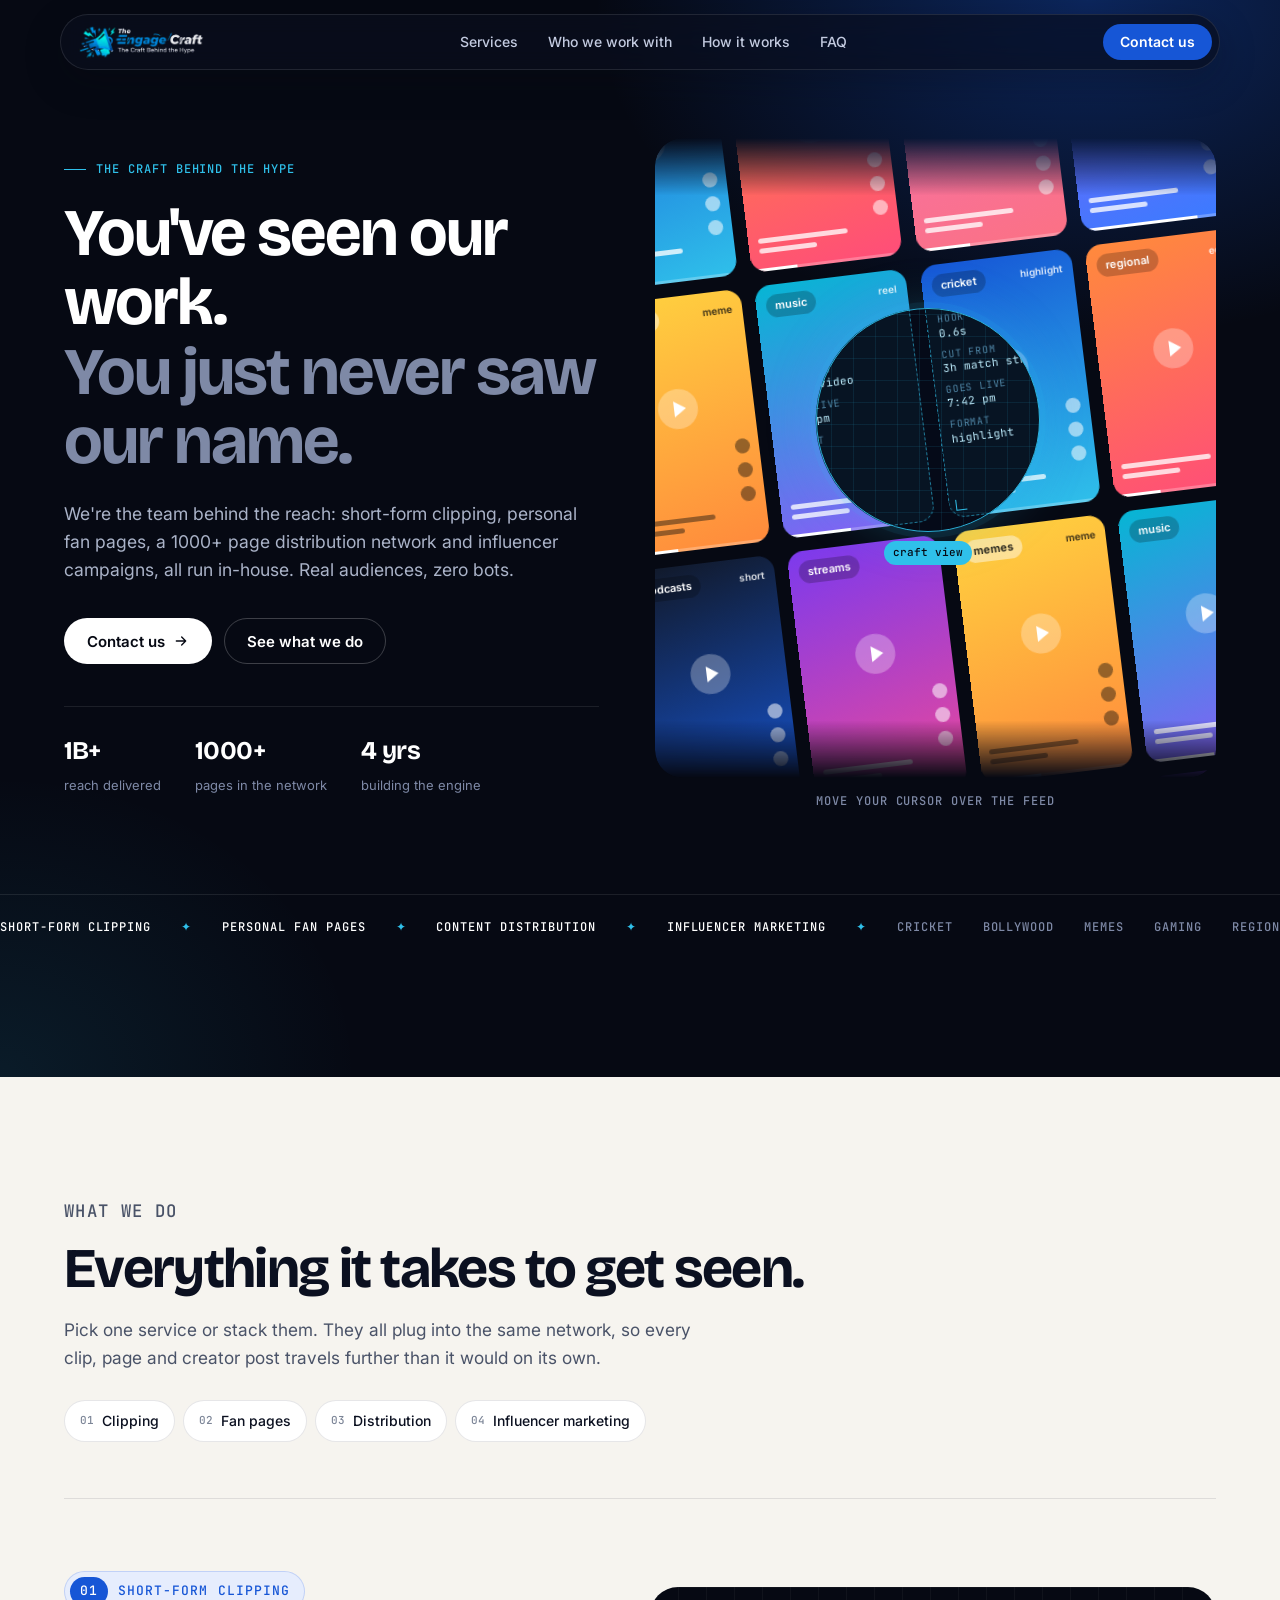
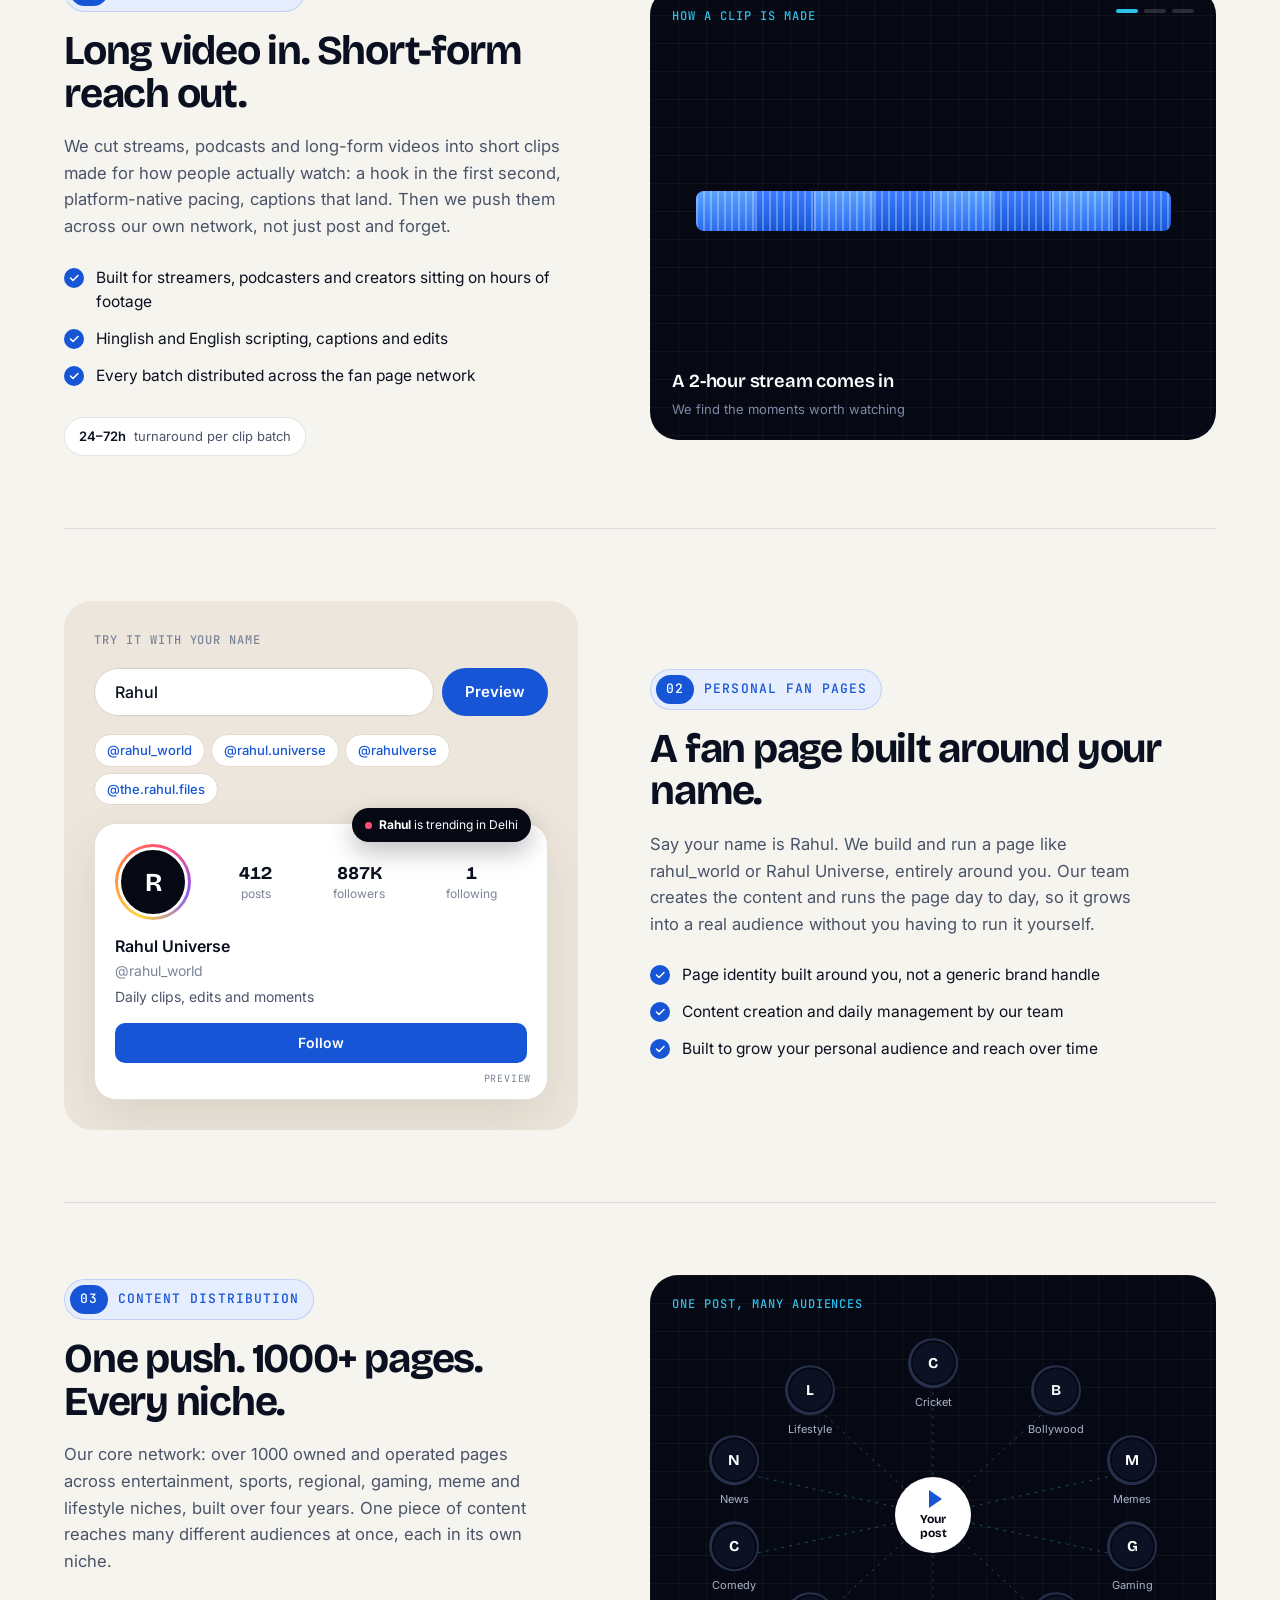
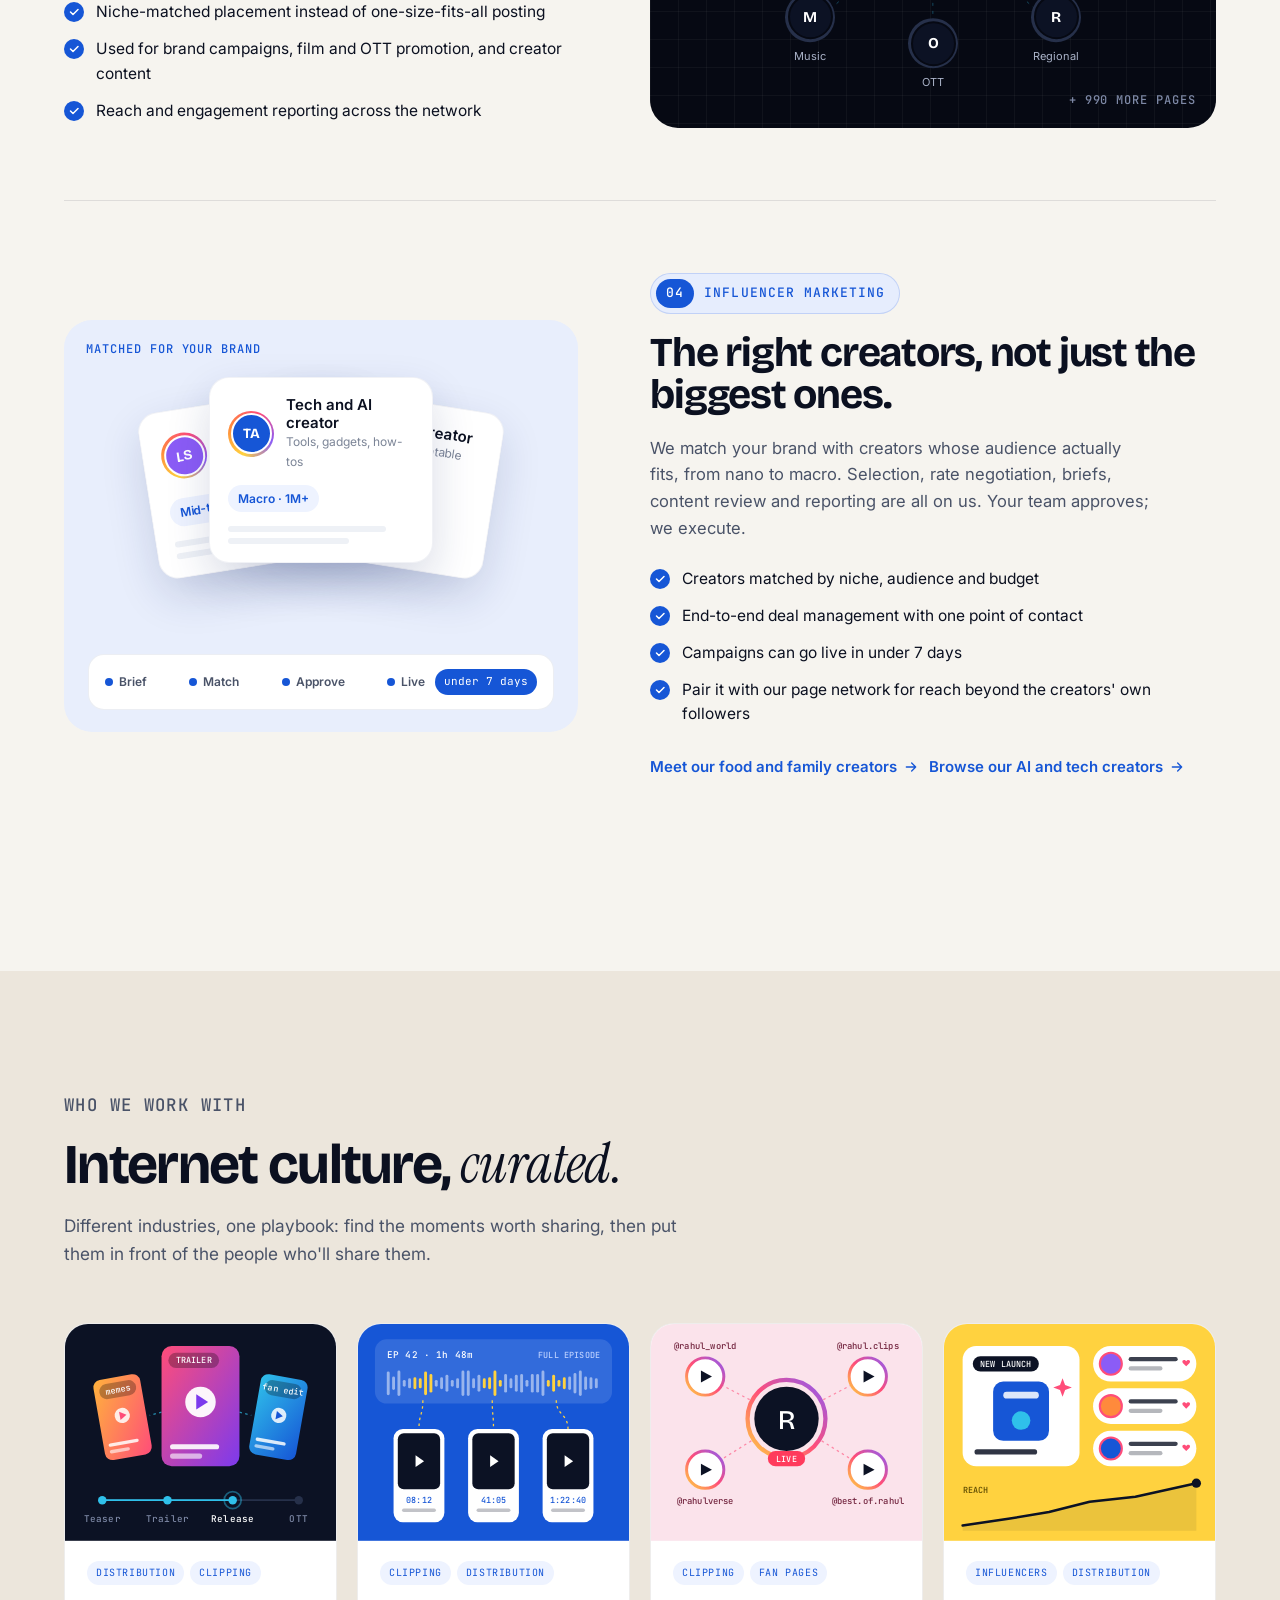
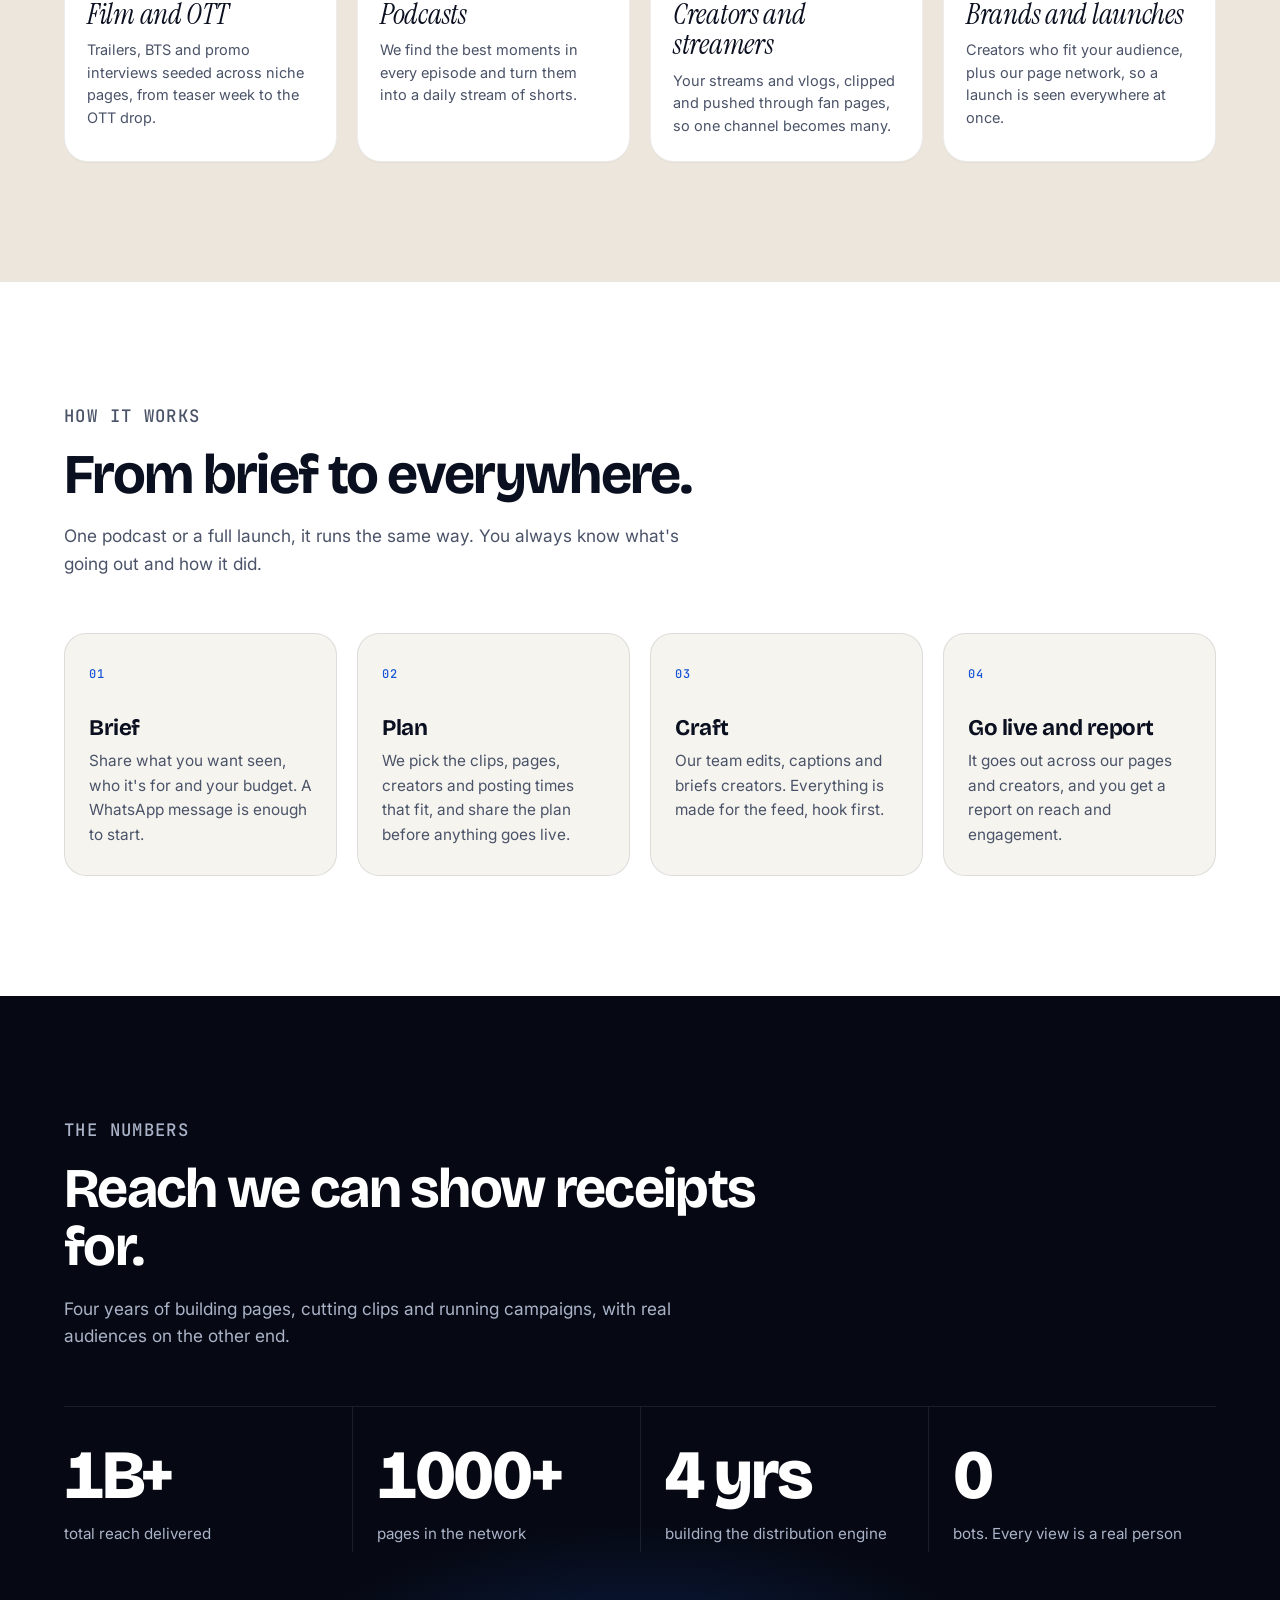
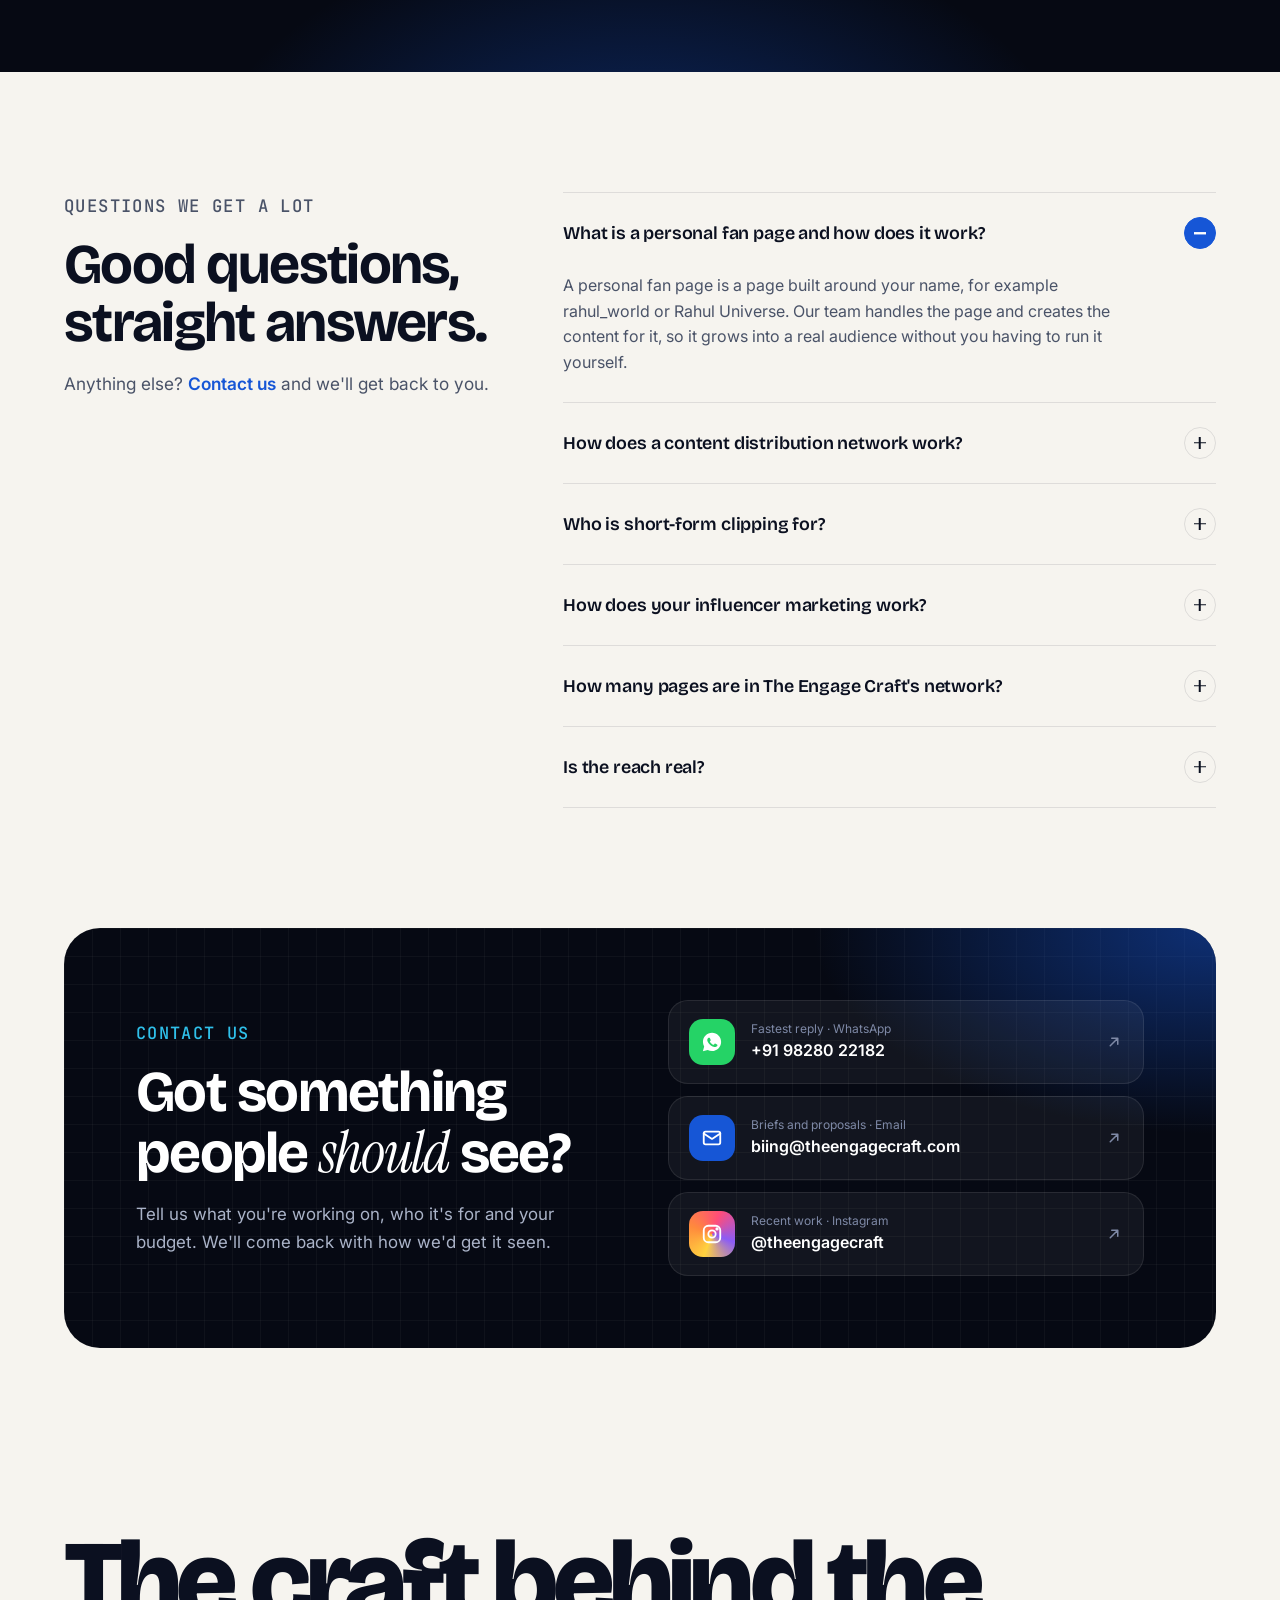
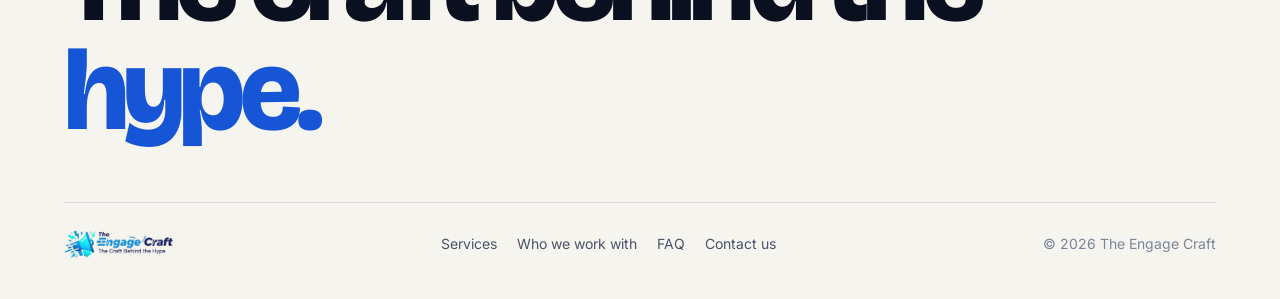
<file: index.html>
<!DOCTYPE html>
<html lang="en">
<head>
<meta charset="UTF-8">
<meta name="viewport" content="width=device-width, initial-scale=1.0">
<title>Clipping, Fan Pages, Content Distribution & Influencer Marketing | The Engage Craft</title>
<meta name="description" content="The Engage Craft runs short-form clipping, personal fan pages, a 1000+ page content distribution network and influencer marketing campaigns. 1B+ reach delivered, zero bots.">
<meta name="keywords" content="content distribution network, personal fan page growth, clipping agency, streamer clipping service, influencer marketing agency India, creator campaigns, fan page network India, short form clipping agency">
<meta name="robots" content="index, follow">
<meta name="theme-color" content="#060913">
<link rel="canonical" href="https://www.theengagecraft.com/">
<meta property="og:type" content="website">
<meta property="og:title" content="The Engage Craft | The craft behind the hype">
<meta property="og:description" content="Clipping, personal fan pages, a 1000+ page distribution network and influencer marketing. Real reach, zero bots.">
<meta property="og:url" content="https://www.theengagecraft.com/">
<meta property="og:image" content="https://www.theengagecraft.com/og-image.png">
<meta property="og:image:width" content="1200">
<meta property="og:image:height" content="630">
<meta name="twitter:image" content="https://www.theengagecraft.com/og-image.png">
<meta name="twitter:card" content="summary_large_image">
<meta name="twitter:title" content="The Engage Craft | The craft behind the hype">
<meta name="twitter:description" content="Clipping, personal fan pages, a 1000+ page distribution network and influencer marketing. Real reach, zero bots.">
<link rel="icon" type="image/png" href="favicon.png">
<link rel="apple-touch-icon" href="favicon.png">
<link rel="preconnect" href="https://fonts.googleapis.com">
<link rel="preconnect" href="https://fonts.gstatic.com" crossorigin>
<link href="https://fonts.googleapis.com/css2?family=Bricolage+Grotesque:opsz,wght@12..96,500;12..96,600;12..96,700;12..96,800&family=Inter:wght@400;500;600&family=Instrument+Serif:ital@0;1&family=JetBrains+Mono:wght@500&display=swap" rel="stylesheet">
<script type="application/ld+json">
{
  "@context": "https://schema.org",
  "@type": "Organization",
  "name": "The Engage Craft",
  "slogan": "The craft behind the hype",
  "url": "https://www.theengagecraft.com",
  "logo": "https://www.theengagecraft.com/logo.png",
  "description": "Digital marketing agency running short-form clipping, personal fan page growth, a 1000+ page content distribution network and influencer marketing campaigns.",
  "sameAs": ["https://www.instagram.com/theengagecraft/"],
  "contactPoint": {
    "@type": "ContactPoint",
    "email": "biing@theengagecraft.com",
    "contactType": "sales",
    "telephone": "+91-98280-22182"
  }
}
</script>
<script type="application/ld+json">
{
  "@context": "https://schema.org",
  "@type": "Service",
  "serviceType": "Clipping, fan page growth, content distribution and influencer marketing",
  "provider": { "@type": "Organization", "name": "The Engage Craft" },
  "areaServed": "Worldwide",
  "hasOfferCatalog": {
    "@type": "OfferCatalog",
    "name": "Services",
    "itemListElement": [
      { "@type": "Offer", "itemOffered": { "@type": "Service", "name": "Short-form clipping", "description": "Converting long-form streams, podcasts and videos into short-form clips distributed across a fan page network." } },
      { "@type": "Offer", "itemOffered": { "@type": "Service", "name": "Personal fan page growth", "description": "A name-based fan page, run and filled with content by our team, built to grow an individual's personal audience and reach." } },
      { "@type": "Offer", "itemOffered": { "@type": "Service", "name": "Content distribution network", "description": "Distribution across 1000+ owned and operated pages spanning every content niche." } },
      { "@type": "Offer", "itemOffered": { "@type": "Service", "name": "Influencer marketing", "description": "Creator campaigns matched by niche and audience, with selection, rate negotiation, briefs, content review and reporting handled end to end." } }
    ]
  }
}
</script>
<script type="application/ld+json">
{
  "@context": "https://schema.org",
  "@type": "FAQPage",
  "mainEntity": [
    {
      "@type": "Question",
      "name": "What is a personal fan page and how does it work?",
      "acceptedAnswer": { "@type": "Answer", "text": "A personal fan page is a page built around your name, for example rahul_world or Rahul Universe. Our team handles the page and creates the content for it, so it grows into a real audience without you having to run it yourself." }
    },
    {
      "@type": "Question",
      "name": "How does a content distribution network work?",
      "acceptedAnswer": { "@type": "Answer", "text": "A content distribution network pushes one piece of content across many owned pages at once, each in a different niche or audience, so a single video, meme or clip gets multiplied reach instead of relying on one account's algorithm." }
    },
    {
      "@type": "Question",
      "name": "Who is short-form clipping for?",
      "acceptedAnswer": { "@type": "Answer", "text": "Streamers, podcasters and long-form creators who want their best moments turned into short-form clips and pushed out across a distribution network, without hiring an in-house editing and posting team." }
    },
    {
      "@type": "Question",
      "name": "How does your influencer marketing work?",
      "acceptedAnswer": { "@type": "Answer", "text": "Tell us your brand, goal and budget. We shortlist creators whose audience fits, negotiate rates, write the brief, review content before it goes live and report on results. Campaigns can go live in under 7 days." }
    },
    {
      "@type": "Question",
      "name": "How many pages are in The Engage Craft's network?",
      "acceptedAnswer": { "@type": "Answer", "text": "1000+ owned and operated pages spanning every major content niche, built up over four years, used for clipping distribution, content distribution and personal fan pages alike." }
    },
    {
      "@type": "Question",
      "name": "Is the reach real?",
      "acceptedAnswer": { "@type": "Answer", "text": "Yes. Reach comes from pages we own and operate and from real creators. No bots and no bought engagement." }
    }
  ]
}
</script>
<style>
  :root{
    --night:#060913;
    --night-2:#0c1224;
    --night-line:rgba(255,255,255,0.09);
    --night-text:#aab3c8;
    --night-muted:#7e89a6;
    --paper:#f6f4ef;
    --warm:#ece6dc;
    --white:#ffffff;
    --ink:#0b1020;
    --ink-2:#4a5368;
    --ink-3:#7c8597;
    --line:rgba(11,16,32,0.1);
    --blue:#1656d6;
    --blue-2:#3b7bff;
    --cyan:#2fc0ea;
    --pink:#ff4d79;
    --yellow:#ffd23f;
    --story:conic-gradient(from 200deg,#ffd23f,#ff8a3c,#ff4d79,#8b5cf6,#ffd23f);
    --f-display:'Bricolage Grotesque',system-ui,sans-serif;
    --f-body:'Inter',system-ui,sans-serif;
    --f-mono:'JetBrains Mono',ui-monospace,monospace;
    --f-serif:'Instrument Serif',Georgia,serif;
    --ease:cubic-bezier(.65,0,.35,1);
  }
  *{box-sizing:border-box;}
  html{scroll-behavior:smooth;-webkit-text-size-adjust:100%;}
  body{
    margin:0;background:var(--paper);color:var(--ink);
    font-family:var(--f-body);font-size:16px;line-height:1.6;
    -webkit-font-smoothing:antialiased;overflow-x:hidden;
  }
  img{max-width:100%;display:block;}
  a{color:inherit;}
  h1,h2,h3{font-family:var(--f-display);font-weight:700;letter-spacing:-0.03em;line-height:1.04;margin:0;}
  p{margin:0;}
  .wrap{max-width:1200px;margin:0 auto;padding:0 24px;}
  .mono{font-family:var(--f-mono);font-size:12px;font-weight:500;letter-spacing:0.08em;text-transform:uppercase;}
  .sr-only{position:absolute;width:1px;height:1px;padding:0;margin:-1px;overflow:hidden;clip:rect(0,0,0,0);white-space:nowrap;border:0;}
  :focus-visible{outline:2px solid var(--cyan);outline-offset:3px;}

  /* ---------- Buttons ---------- */
  .btn{
    display:inline-flex;align-items:center;justify-content:center;gap:8px;
    padding:14px 22px;border-radius:999px;border:1px solid transparent;
    font:600 15px/1 var(--f-body);text-decoration:none;cursor:pointer;
    transition:transform .25s var(--ease),background .2s,border-color .2s,color .2s;
    white-space:nowrap;
  }
  .btn:hover{transform:translateY(-2px);}
  .btn svg{width:16px;height:16px;flex-shrink:0;}
  .btn-blue{background:var(--blue);color:#fff;}
  .btn-blue:hover{background:#1149bb;}
  .btn-light{background:#fff;color:var(--night);}
  .btn-ghost{border-color:rgba(255,255,255,0.22);color:#fff;}
  .btn-ghost:hover{border-color:rgba(255,255,255,0.5);}
  .btn-sm{padding:10px 16px;font-size:14px;}

  /* ---------- Header ---------- */
  .progress{
    position:fixed;top:0;left:0;right:0;height:3px;z-index:60;
    background:linear-gradient(90deg,var(--blue),var(--cyan));
    transform-origin:0 50%;transform:scaleX(0);
  }
  .site-head{position:fixed;top:14px;left:0;right:0;z-index:50;padding:0 16px;pointer-events:none;}
  .nav{
    pointer-events:auto;position:relative;max-width:1160px;margin:0 auto;
    display:flex;align-items:center;justify-content:space-between;gap:16px;
    background:rgba(10,14,28,0.72);backdrop-filter:blur(16px) saturate(140%);-webkit-backdrop-filter:blur(16px) saturate(140%);
    border:1px solid rgba(255,255,255,0.10);border-radius:999px;
    padding:7px 7px 7px 18px;box-shadow:0 12px 36px rgba(6,9,19,0.28);
  }
  .brand{display:flex;align-items:center;}
  .brand img{height:34px;width:auto;}
  .nav-links{display:flex;gap:2px;}
  .nav-links a{padding:9px 14px;border-radius:999px;text-decoration:none;font-size:14px;font-weight:500;color:#c3cbe0;transition:background .2s,color .2s;}
  .nav-links a:hover{background:rgba(255,255,255,0.08);color:#fff;}
  .nav-links a.active{background:rgba(255,255,255,0.10);color:#fff;}
  .nav-right{display:flex;align-items:center;gap:6px;}
  .menu-btn{
    display:none;width:42px;height:42px;border-radius:50%;border:1px solid rgba(255,255,255,0.14);
    background:rgba(255,255,255,0.06);cursor:pointer;align-items:center;justify-content:center;color:#fff;
  }
  .menu-btn svg{width:18px;height:18px;}
  .menu-btn .i-close{display:none;}
  .nav.open .menu-btn .i-close{display:block;}
  .nav.open .menu-btn .i-menu{display:none;}
  @media (max-width:900px){
    .menu-btn{display:inline-flex;}
    .nav-links{
      display:none;position:absolute;top:calc(100% + 8px);left:0;right:0;
      flex-direction:column;gap:2px;background:rgba(10,14,28,0.96);border-radius:22px;padding:10px;
      border:1px solid rgba(255,255,255,0.10);box-shadow:0 18px 40px rgba(6,9,19,0.35);
    }
    .nav.open .nav-links{display:flex;}
    .nav-links a{padding:14px 16px;font-size:16px;}
  }
  @media (max-width:420px){
    .brand img{height:30px;}
    .nav .btn-sm{padding:10px 13px;}
  }

  /* ---------- Hero ---------- */
  .hero{background:var(--night);color:#fff;position:relative;overflow:hidden;padding-top:120px;}
  .hero::before{
    content:"";position:absolute;inset:0;pointer-events:none;
    background:
      radial-gradient(55% 45% at 85% 0%,rgba(22,86,214,0.38),transparent 70%),
      radial-gradient(40% 40% at 0% 100%,rgba(47,192,234,0.10),transparent 70%);
  }
  .hero-grid{
    position:relative;display:grid;grid-template-columns:minmax(0,1fr) minmax(0,1.05fr);
    gap:56px;align-items:center;min-height:calc(100svh - 190px);
  }
  .hero .eyebrow{color:var(--cyan);display:inline-flex;align-items:center;gap:10px;}
  .hero .eyebrow::before{content:"";width:22px;height:1px;background:var(--cyan);}
  .hero h1{font-size:clamp(2.6rem,5.2vw,4.6rem);margin:20px 0 24px;}
  .hero h1 .soft{color:var(--night-muted);}
  .lede{font-size:1.1rem;color:var(--night-text);max-width:47ch;}
  .hero-ctas{display:flex;gap:12px;flex-wrap:wrap;margin:34px 0 42px;}
  .hero-stats{display:flex;gap:34px;flex-wrap:wrap;border-top:1px solid var(--night-line);padding-top:24px;}
  .hero-stats b{display:block;font-family:var(--f-display);font-size:1.6rem;font-weight:700;letter-spacing:-0.02em;}
  .hero-stats span{font-size:13px;color:var(--night-muted);}

  .wall-box{position:relative;}
  .wall{
    --x:50%;--y:50%;--r:112px;
    position:relative;height:min(640px,74svh);min-height:440px;
    border-radius:28px;overflow:hidden;
    -webkit-mask-image:linear-gradient(to bottom,transparent 0,#000 9%,#000 91%,transparent 100%);
            mask-image:linear-gradient(to bottom,transparent 0,#000 9%,#000 91%,transparent 100%);
  }
  @media (hover:hover) and (pointer:fine){ .wall{cursor:none;} }
  .layer{position:absolute;inset:0;}
  .layer.craft{
    background-color:#050a18;
    background-image:linear-gradient(rgba(47,192,234,0.10) 1px,transparent 1px),linear-gradient(90deg,rgba(47,192,234,0.10) 1px,transparent 1px);
    background-size:22px 22px;
    clip-path:circle(var(--r) at var(--x) var(--y));
  }
  .cols{
    position:absolute;top:-22%;bottom:-22%;left:-8%;right:-8%;
    display:grid;grid-template-columns:repeat(4,minmax(0,1fr));gap:14px;
    transform:rotate(-7deg);
  }
  .col{display:flex;flex-direction:column;gap:14px;animation:feed 70s linear infinite;will-change:transform;}
  .col:nth-child(2n){animation-direction:reverse;animation-duration:84s;}
  @keyframes feed{from{transform:translateY(0);}to{transform:translateY(calc(-50% - 7px));}}
  .tile{aspect-ratio:9/15;border-radius:16px;position:relative;overflow:hidden;flex-shrink:0;}
  .ht{background:linear-gradient(165deg,var(--c1),var(--c2));color:#fff;}
  .ht.dark{color:#16130f;}
  .ht .chip{position:absolute;top:10px;left:10px;font-size:11px;font-weight:600;background:rgba(0,0,0,0.22);padding:3px 9px;border-radius:999px;}
  .ht.dark .chip{background:rgba(255,255,255,0.45);}
  .ht .fmt{position:absolute;top:11px;right:10px;font-size:10px;font-weight:600;opacity:.85;}
  .ht .play{position:absolute;left:50%;top:44%;width:40px;height:40px;margin:-20px 0 0 -20px;border-radius:50%;background:rgba(255,255,255,0.28);}
  .ht .play::after{content:"";position:absolute;left:16px;top:12px;border-left:12px solid #fff;border-top:8px solid transparent;border-bottom:8px solid transparent;}
  .ht .rail{position:absolute;right:9px;bottom:42px;display:flex;flex-direction:column;gap:9px;}
  .ht .rail i{width:15px;height:15px;border-radius:50%;background:rgba(255,255,255,0.55);}
  .ht .cap{position:absolute;left:10px;right:36px;bottom:18px;display:flex;flex-direction:column;gap:5px;}
  .ht .cap i{height:5px;border-radius:3px;background:rgba(255,255,255,0.78);}
  .ht.dark .cap i,.ht.dark .rail i{background:rgba(22,19,15,0.45);}
  .ht .bar{position:absolute;left:0;right:0;bottom:0;height:3px;background:rgba(255,255,255,0.25);}
  .ht .bar i{display:block;height:100%;background:#fff;}
  .ct{
    border:1px dashed rgba(47,192,234,0.6);background:rgba(47,192,234,0.05);
    font-family:var(--f-mono);font-size:11px;padding:12px 10px;
    display:flex;flex-direction:column;gap:7px;color:#bfefff;
  }
  .ct > span{overflow-wrap:anywhere;line-height:1.35;}
  .ct .k{display:block;color:#4f86a6;font-size:10px;text-transform:uppercase;letter-spacing:0.08em;}
  .ct::before,.ct::after{content:"";position:absolute;width:10px;height:10px;border-color:var(--cyan);border-style:solid;}
  .ct::before{top:6px;right:6px;border-width:1.5px 1.5px 0 0;}
  .ct::after{bottom:6px;left:6px;border-width:0 0 1.5px 1.5px;}
  .lens{
    position:absolute;left:var(--x);top:var(--y);width:calc(var(--r) * 2);height:calc(var(--r) * 2);
    transform:translate(-50%,-50%);border-radius:50%;pointer-events:none;
    border:1.5px solid rgba(47,192,234,0.9);
    box-shadow:0 0 0 6px rgba(47,192,234,0.08),0 0 50px rgba(47,192,234,0.25);
  }
  .lens span{
    position:absolute;top:100%;left:50%;transform:translate(-50%,10px);
    background:var(--cyan);color:var(--night);font-family:var(--f-mono);font-size:11px;font-weight:500;
    padding:3px 9px;border-radius:999px;white-space:nowrap;
  }
  .wall-hint{margin-top:14px;text-align:center;color:var(--night-muted);}
  .wall-hint .touch{display:none;}
  @media (hover:none){ .wall-hint .mouse{display:none;} .wall-hint .touch{display:inline;} }

  .ticker{position:relative;border-top:1px solid var(--night-line);margin-top:64px;padding:18px 0;overflow:hidden;white-space:nowrap;}
  .ticker-track{display:inline-flex;animation:tick 45s linear infinite;}
  .ticker-track span{color:var(--night-muted);margin-right:30px;}
  .ticker-track span.hl{color:#fff;}
  .ticker-track span.star{color:var(--cyan);}
  @keyframes tick{to{transform:translateX(-50%);}}

  @media (max-width:980px){
    .hero{padding-top:110px;}
    .hero-grid{grid-template-columns:1fr;gap:44px;min-height:0;}
    .wall{height:440px;min-height:0;}
  }
  @media (max-width:600px){
    .wall{height:400px;--r:80px;border-radius:22px;}
    .cols{grid-template-columns:repeat(3,minmax(0,1fr));gap:10px;}
    .col{gap:10px;}
    .col:nth-child(4){display:none;}
    .hero-stats{display:grid;grid-template-columns:repeat(3,minmax(0,1fr));gap:14px;}
    .hero-stats b{font-size:1.35rem;}
    .hero-stats span{font-size:12px;line-height:1.35;display:block;margin-top:2px;}
    .hero-ctas .btn{flex:1;}
  }

  /* ---------- Sections ---------- */
  section{padding:120px 0;}
  .eyebrow{color:var(--blue);}
  .sec-head{max-width:740px;margin-bottom:56px;}
  .sec-head h2{font-size:clamp(2.1rem,4.4vw,3.5rem);margin:16px 0 18px;}
  .sec-head h2 em{font-family:var(--f-serif);font-weight:400;letter-spacing:-0.01em;}
  .sec-head p{color:var(--ink-2);font-size:1.08rem;max-width:58ch;}
  @media (max-width:700px){ section{padding:84px 0;} .sec-head{margin-bottom:40px;} }

  .reveal{opacity:0;transform:translateY(24px);transition:opacity .8s var(--ease),transform .8s var(--ease);}
  .reveal.in{opacity:1;transform:none;}

  /* ---------- Services ---------- */
  .svc-nav{display:flex;gap:8px;flex-wrap:wrap;margin-top:28px;}
  .svc-nav a{
    display:inline-flex;align-items:center;gap:8px;text-decoration:none;
    border:1px solid var(--line);background:#fff;border-radius:999px;padding:9px 15px;
    font-size:14px;font-weight:500;transition:border-color .2s,transform .2s;
  }
  .svc-nav a:hover{border-color:var(--blue);transform:translateY(-1px);}
  .svc-nav a span{font-family:var(--f-mono);font-size:11px;color:var(--ink-3);}
  .svc{
    display:grid;grid-template-columns:minmax(0,1fr) minmax(0,1.1fr);gap:72px;align-items:center;
    padding:72px 0;border-top:1px solid var(--line);scroll-margin-top:90px;
  }
  .svc.flip .svc-visual{order:-1;}
  .svc-label{
    display:inline-flex;align-items:center;gap:10px;color:var(--blue);font-size:13px;
    background:#e6edfd;border:1px solid rgba(22,86,214,0.18);border-radius:999px;padding:5px 14px 5px 5px;
  }
  .svc-label b{background:var(--blue);color:#fff;border-radius:999px;padding:4px 10px;font-weight:500;}
  .svc h3{font-size:clamp(1.8rem,3.2vw,2.6rem);margin:18px 0 18px;}
  .svc-copy > p{color:var(--ink-2);font-size:1.04rem;max-width:50ch;}
  .ticks{list-style:none;padding:0;margin:26px 0 0;display:grid;gap:12px;}
  .ticks li{display:flex;gap:12px;align-items:flex-start;font-size:0.97rem;}
  .ticks li::before{
    content:"";flex-shrink:0;width:20px;height:20px;margin-top:2px;border-radius:50%;
    background:var(--blue) url("data:image/svg+xml,%3Csvg xmlns='http://www.w3.org/2000/svg' viewBox='0 0 24 24' fill='none' stroke='white' stroke-width='3' stroke-linecap='round' stroke-linejoin='round'%3E%3Cpath d='M5 12l5 5L20 7'/%3E%3C/svg%3E") center/12px no-repeat;
  }
  .svc-meta{display:flex;gap:10px;flex-wrap:wrap;margin-top:28px;}
  .pill{display:inline-flex;align-items:center;gap:8px;border:1px solid var(--line);background:#fff;border-radius:999px;padding:8px 14px;font-size:13px;color:var(--ink-2);}
  .pill b{color:var(--ink);font-weight:600;}
  .text-link{display:inline-flex;align-items:center;gap:6px;color:var(--blue);font-weight:600;text-decoration:none;font-size:15px;}
  .text-link svg{width:16px;height:16px;transition:transform .2s;}
  .text-link:hover svg{transform:translateX(3px);}
  .svc-visual{border-radius:28px;aspect-ratio:5/4;position:relative;overflow:hidden;}
  .v-dark{background:var(--night);color:#fff;}
  .v-dark::before{
    content:"";position:absolute;inset:0;pointer-events:none;
    background-image:linear-gradient(rgba(255,255,255,0.04) 1px,transparent 1px),linear-gradient(90deg,rgba(255,255,255,0.04) 1px,transparent 1px);
    background-size:28px 28px;
  }
  .v-warm{background:var(--warm);}
  .v-tint{background:#e8eefc;}
  .v-label{position:absolute;top:20px;left:22px;z-index:2;}
  .v-dark .v-label{color:var(--cyan);}
  @media (max-width:980px){
    .svc,.svc.flip{grid-template-columns:1fr;gap:40px;padding:56px 0;}
    .svc.flip .svc-visual,.svc .svc-visual{order:-1;}
  }
  @media (max-width:600px){ .svc-visual{border-radius:22px;aspect-ratio:1/1;} }

  /* Clipping machine */
  .m-steps{position:absolute;top:22px;right:22px;display:flex;gap:6px;z-index:2;}
  .m-steps i{width:22px;height:4px;border-radius:2px;background:rgba(255,255,255,0.15);transition:background .4s;}
  .m-steps i.on{background:var(--cyan);}
  .m-caption{position:absolute;left:22px;right:22px;bottom:20px;z-index:2;font-family:var(--f-display);font-size:1.15rem;font-weight:600;letter-spacing:-0.01em;}
  .m-caption small{display:block;font-family:var(--f-body);font-size:13px;font-weight:400;color:var(--night-muted);letter-spacing:0;margin-top:2px;}
  .mclip{
    position:absolute;z-index:1;
    background:
      repeating-linear-gradient(90deg,rgba(255,255,255,0.28) 0 2px,transparent 2px 7px),
      linear-gradient(180deg,var(--blue-2),var(--blue));
    transition:left .9s var(--ease),top .9s var(--ease),width .9s var(--ease),height .9s var(--ease),border-radius .9s var(--ease);
  }
  .mclip:nth-child(odd){background:repeating-linear-gradient(90deg,rgba(255,255,255,0.28) 0 2px,transparent 2px 7px),linear-gradient(180deg,#5aa2ff,#2a6cf0);}
  .mclip::after{
    content:"";position:absolute;left:50%;top:50%;transform:translate(-35%,-50%);
    border-left:9px solid #fff;border-top:6px solid transparent;border-bottom:6px solid transparent;
    opacity:0;transition:opacity .4s;
  }
  .machine[data-state="1"] .mclip::after{opacity:1;}
  .machine[data-state="1"] .mclip,.machine[data-state="2"] .mclip{background-size:0 0,auto;}
  .m-hub{
    position:absolute;left:50%;top:50%;width:88px;height:88px;margin:-44px 0 0 -44px;z-index:1;
    border-radius:50%;background:#fff;color:var(--night);display:flex;align-items:center;justify-content:center;
    text-align:center;font-family:var(--f-display);font-weight:700;font-size:15px;line-height:1.05;
    opacity:0;transform:scale(.6);transition:opacity .6s,transform .6s var(--ease);
  }
  .m-hub small{display:block;font-size:10px;font-family:var(--f-mono);font-weight:500;color:var(--ink-3);letter-spacing:0.06em;}
  .machine[data-state="2"] .m-hub{opacity:1;transform:none;}
  .m-pulse{position:absolute;left:50%;top:50%;width:300px;height:300px;margin:-150px 0 0 -150px;border-radius:50%;border:1.5px solid var(--cyan);opacity:0;}
  .machine[data-state="2"] .m-pulse{animation:pulse 2.6s ease-out infinite;}
  .machine[data-state="2"] .m-pulse + .m-pulse{animation-delay:1.3s;}
  @keyframes pulse{0%{transform:scale(.2);opacity:.8;}100%{transform:scale(1.25);opacity:0;}}

  /* Fan page toy */
  .fan{aspect-ratio:auto;padding:30px;display:flex;flex-direction:column;gap:18px;}
  .fan .v-label{position:static;color:var(--ink-3);}
  .fan-form{display:flex;gap:8px;}
  .fan-form input{
    flex:1;min-width:0;height:48px;border-radius:999px;border:1px solid #d9d1c4;background:#fff;
    padding:0 20px;font:500 16px var(--f-body);color:var(--ink);
  }
  .fan-form input:focus{outline:none;border-color:var(--blue);box-shadow:0 0 0 4px rgba(22,86,214,0.12);}
  .fan-err{color:#c0262d;font-size:13px;min-height:0;}
  .fan-err:empty{display:none;}
  .handles{display:flex;flex-wrap:wrap;gap:6px;}
  .handles span{background:#fff;border:1px solid #e1d9cc;border-radius:999px;padding:5px 12px;font-size:13px;color:var(--blue);font-weight:500;}
  .profile{
    position:relative;background:#fff;border-radius:22px;padding:20px 20px 36px;border:1px solid #e6dfd3;
    box-shadow:0 20px 50px rgba(60,45,20,0.10);
  }
  .profile-top{display:flex;align-items:center;gap:18px;}
  .avatar{width:76px;height:76px;border-radius:50%;padding:3px;background:var(--story);flex-shrink:0;}
  .avatar span{
    width:100%;height:100%;border-radius:50%;border:3px solid #fff;background:var(--night);color:#fff;
    display:flex;align-items:center;justify-content:center;font:700 26px var(--f-display);
  }
  .p-stats{display:flex;justify-content:space-around;flex:1;text-align:center;font-size:12px;color:var(--ink-3);}
  .p-stats b{display:block;font:700 18px var(--f-display);color:var(--ink);font-variant-numeric:tabular-nums;}
  .p-name{font-weight:600;margin-top:14px;}
  .p-handle{font-size:14px;color:var(--ink-3);}
  .p-bio{font-size:14px;color:var(--ink-2);margin-top:4px;}
  .p-follow{margin-top:14px;background:var(--blue);color:#fff;text-align:center;border-radius:10px;padding:9px;font-size:14px;font-weight:600;}
  .p-toast{
    position:absolute;top:-16px;right:16px;background:var(--night);color:#fff;border-radius:999px;
    padding:7px 13px;font-size:12px;display:flex;align-items:center;gap:7px;
    box-shadow:0 10px 24px rgba(6,9,19,0.25);
  }
  .p-toast i{width:7px;height:7px;border-radius:50%;background:var(--pink);}
  .p-toast.pop{animation:pop .6s var(--ease);}
  @keyframes pop{0%{opacity:0;transform:translateY(8px) scale(.95);}100%{opacity:1;transform:none;}}
  @media (max-width:600px){
    .fan{padding:22px;}
    .profile{padding:16px 16px 34px;}
    .profile-top{gap:12px;}
    .avatar{width:60px;height:60px;}
    .avatar span{font-size:22px;}
    .p-stats{font-size:11px;}
    .p-stats b{font-size:16px;}
  }
  .preview-tag{position:absolute;bottom:12px;right:16px;font-family:var(--f-mono);font-size:10px;color:var(--ink-3);letter-spacing:0.08em;}

  /* Network */
  .net svg{position:absolute;inset:0;width:100%;height:100%;z-index:0;}
  .net line{stroke:rgba(47,192,234,0.35);stroke-width:1;stroke-dasharray:3 5;vector-effect:non-scaling-stroke;}
  .net.on line{animation:flow 1.4s linear infinite;}
  @keyframes flow{to{stroke-dashoffset:-16;}}
  .n-core{
    position:absolute;left:50%;top:53%;width:76px;height:76px;margin:-38px 0 0 -38px;z-index:2;border-radius:50%;
    background:#fff;color:var(--night);display:flex;align-items:center;justify-content:center;flex-direction:column;
    font:700 12px/1.1 var(--f-display);text-align:center;
  }
  .n-core::before{content:"";border-left:13px solid var(--blue);border-top:9px solid transparent;border-bottom:9px solid transparent;margin:0 0 5px 4px;}
  .n-pulse{position:absolute;left:50%;top:53%;width:520px;height:520px;margin:-260px 0 0 -260px;border-radius:50%;border:1.5px solid var(--cyan);opacity:0;z-index:0;}
  .net.on .n-pulse{animation:pulse2 3.6s ease-out infinite;}
  @keyframes pulse2{0%{transform:scale(.12);opacity:.9;}70%{opacity:.15;}100%{transform:scale(1);opacity:0;}}
  .nnode{position:absolute;z-index:1;transform:translate(-50%,-50%);display:flex;flex-direction:column;align-items:center;gap:6px;}
  .ring{position:relative;width:50px;height:50px;border-radius:50%;padding:2.5px;background:#26304a;}
  .ring::before{content:"";position:absolute;inset:0;border-radius:50%;background:var(--story);opacity:0;}
  .net.on .ring::before{animation:lit 3.6s ease-in-out infinite;animation-delay:var(--d);}
  @keyframes lit{0%,6%{opacity:0;}14%,48%{opacity:1;}70%,100%{opacity:0;}}
  .ring span{position:relative;z-index:1;width:100%;height:100%;border-radius:50%;background:var(--night-2);border:2.5px solid var(--night);display:flex;align-items:center;justify-content:center;font:700 15px var(--f-display);color:#fff;}
  .nlabel{font-size:11px;color:var(--night-text);white-space:nowrap;}
  .n-more{position:absolute;right:20px;bottom:18px;z-index:2;color:var(--night-muted);}
  @media (max-width:600px){ .n-more{display:none;} .ring{width:40px;height:40px;} .ring span{font-size:13px;} .n-core{width:62px;height:62px;margin:-31px 0 0 -31px;font-size:11px;} .nlabel{font-size:10px;} }

  /* Influencer */
  .stack{position:absolute;left:50%;top:44%;width:0;height:0;}
  .cc{
    position:absolute;left:-112px;top:-118px;width:224px;background:#fff;border-radius:20px;padding:18px;
    box-shadow:0 18px 44px rgba(16,40,100,0.16);border:1px solid rgba(16,40,100,0.06);
    transition:transform .6s var(--ease);
  }
  .cc:nth-child(1){transform:translate(-62px,14px) rotate(-9deg);}
  .cc:nth-child(2){transform:translate(62px,14px) rotate(9deg);}
  .cc:nth-child(3){transform:translateY(-6px);}
  .v-tint:hover .cc:nth-child(1){transform:translate(-128px,22px) rotate(-12deg);}
  .v-tint:hover .cc:nth-child(2){transform:translate(128px,22px) rotate(12deg);}
  .cc-top{display:flex;align-items:center;gap:12px;}
  .cc-av{width:46px;height:46px;border-radius:50%;padding:2.5px;background:var(--story);flex-shrink:0;}
  .cc-av span{width:100%;height:100%;border-radius:50%;border:2.5px solid #fff;display:flex;align-items:center;justify-content:center;font:700 14px var(--f-display);color:#fff;}
  .cc-name{font-weight:600;font-size:15px;line-height:1.2;}
  .cc-niche{font-size:12px;color:var(--ink-3);}
  .cc-tier{display:inline-block;margin-top:14px;background:#eef3ff;color:var(--blue);border-radius:999px;padding:4px 10px;font-size:12px;font-weight:600;}
  .cc-bars{margin-top:14px;display:grid;gap:6px;}
  .cc-bars i{display:block;height:6px;border-radius:3px;background:#eef1f6;}
  .timeline{position:absolute;left:24px;right:24px;bottom:22px;background:#fff;border-radius:16px;padding:14px 16px;display:flex;align-items:center;gap:10px;border:1px solid rgba(16,40,100,0.08);}
  .timeline ol{list-style:none;margin:0;padding:0;display:flex;flex:1;justify-content:space-between;gap:6px;font-size:12px;font-weight:600;color:var(--ink-2);}
  .timeline li{display:flex;align-items:center;gap:6px;}
  .timeline li::before{content:"";width:8px;height:8px;border-radius:50%;background:var(--blue);}
  .timeline .days{font-family:var(--f-mono);font-size:11px;color:#fff;background:var(--blue);border-radius:999px;padding:4px 9px;white-space:nowrap;}
  @media (max-width:600px){
    .cc{width:172px;left:-86px;top:-96px;padding:13px;}
    .cc-name{font-size:14px;}
    .cc:nth-child(1),.v-tint:hover .cc:nth-child(1){transform:translate(-38px,12px) rotate(-8deg);}
    .cc:nth-child(2),.v-tint:hover .cc:nth-child(2){transform:translate(38px,12px) rotate(8deg);}
    .timeline{left:14px;right:14px;bottom:14px;padding:12px;}
    .timeline ol{font-size:11px;}
    .timeline .days{display:none;}
  }

  /* ---------- Work / gallery ---------- */
  .gallery-sec{background:var(--warm);overflow:hidden;}
  .gallery{display:grid;grid-template-columns:repeat(4,minmax(0,1fr));gap:20px;}
  .work-card{
    margin:0;background:#fff;border-radius:24px;overflow:hidden;display:flex;flex-direction:column;
    border:1px solid rgba(40,30,15,0.08);box-shadow:0 1px 0 rgba(40,30,15,0.04);
    transition:transform .45s var(--ease),box-shadow .45s;
  }
  .work-card:hover{transform:translateY(-6px);box-shadow:0 26px 50px rgba(50,35,10,0.14);}
  .work-art{aspect-ratio:5/4;overflow:hidden;}
  .work-art svg{display:block;width:100%;height:100%;}
  .work-art text{font-family:var(--f-mono);font-weight:500;letter-spacing:0.02em;}
  .work-art text.disp{font-family:var(--f-display);letter-spacing:0;}
  .work-art .lift{transition:transform .5s var(--ease);}
  .work-card:hover .work-art .lift{transform:translateY(-5px);}
  .work-body{flex:1;padding:20px 22px 24px;display:flex;flex-direction:column;gap:10px;}
  .uses{display:flex;flex-wrap:wrap;gap:6px;}
  .uses span{font-family:var(--f-mono);font-size:10px;letter-spacing:0.06em;text-transform:uppercase;color:var(--blue);background:#eef3ff;border-radius:999px;padding:4px 9px;}
  .work-body h3{font-family:var(--f-serif);font-weight:400;font-style:italic;font-size:1.8rem;letter-spacing:-0.01em;line-height:1.05;margin-top:4px;}
  .work-body p{font-size:14.5px;color:var(--ink-2);line-height:1.55;}
  @media (max-width:1100px){ .gallery{grid-template-columns:repeat(2,minmax(0,1fr));} }
  @media (max-width:640px){
    .gallery{
      display:flex;gap:14px;overflow-x:auto;scroll-snap-type:x mandatory;
      margin:0 -24px;padding:4px 24px 20px;scroll-padding:0 24px;scrollbar-width:none;
    }
    .gallery::-webkit-scrollbar{display:none;}
    .work-card{flex:0 0 84%;scroll-snap-align:start;}
    .work-card:hover{transform:none;}
  }
  .swipe-hint{display:none;color:var(--ink-3);margin-top:-6px;}
  @media (max-width:640px){ .swipe-hint{display:block;} }

  /* ---------- Process ---------- */
  .process-sec{background:#fff;}
  .steps{display:grid;grid-template-columns:repeat(4,minmax(0,1fr));gap:20px;counter-reset:s;}
  .step{position:relative;border:1px solid var(--line);border-radius:22px;padding:26px 24px 28px;background:var(--paper);transition:transform .3s var(--ease),border-color .3s;}
  .step:hover{transform:translateY(-4px);border-color:rgba(22,86,214,0.35);}
  .step .num{color:var(--blue);}
  .step h3{font-size:1.4rem;margin:30px 0 10px;letter-spacing:-0.02em;}
  .step p{color:var(--ink-2);font-size:0.96rem;}
  @media (max-width:980px){ .steps{grid-template-columns:repeat(2,minmax(0,1fr));} }
  @media (max-width:560px){ .steps{grid-template-columns:1fr;} .step h3{margin-top:18px;} }

  /* ---------- Numbers ---------- */
  .numbers{background:var(--night);color:#fff;position:relative;overflow:hidden;}
  .numbers::before{content:"";position:absolute;inset:0;background:radial-gradient(50% 60% at 50% 120%,rgba(22,86,214,0.45),transparent 70%);pointer-events:none;}
  .numbers .sec-head p{color:var(--night-text);}
  .numbers .eyebrow{color:var(--cyan);}
  .stat-grid{position:relative;display:grid;grid-template-columns:repeat(4,minmax(0,1fr));border-top:1px solid var(--night-line);}
  .stat{padding:34px 24px 6px 0;}
  .stat + .stat{padding-left:24px;border-left:1px solid var(--night-line);}
  .stat b{display:block;font:800 clamp(2.6rem,5.4vw,4.4rem)/1 var(--f-display);letter-spacing:-0.04em;font-variant-numeric:tabular-nums;}
  .stat span{display:block;margin-top:12px;color:var(--night-text);font-size:0.95rem;}
  @media (max-width:820px){
    .stat-grid{grid-template-columns:1fr 1fr;}
    .stat,.stat + .stat{padding:28px 16px 24px 0;border-left:0;}
    .stat:nth-child(even){padding-left:20px;border-left:1px solid var(--night-line);}
    .stat:nth-child(n+3){border-top:1px solid var(--night-line);}
  }

  /* ---------- FAQ ---------- */
  .faq-grid{display:grid;grid-template-columns:minmax(0,0.8fr) minmax(0,1.2fr);gap:64px;align-items:start;}
  .faq-grid .sec-head{position:sticky;top:110px;margin-bottom:0;}
  .faq-item{border-top:1px solid var(--line);}
  .faq-item:last-child{border-bottom:1px solid var(--line);}
  .faq-item summary{
    cursor:pointer;list-style:none;display:flex;justify-content:space-between;align-items:center;gap:20px;
    padding:24px 0;font:600 1.12rem/1.35 var(--f-display);letter-spacing:-0.01em;
  }
  .faq-item summary::-webkit-details-marker{display:none;}
  .faq-item summary i{
    flex-shrink:0;width:32px;height:32px;border-radius:50%;border:1px solid var(--line);position:relative;transition:transform .3s var(--ease),background .3s;
  }
  .faq-item summary i::before,.faq-item summary i::after{content:"";position:absolute;left:50%;top:50%;width:12px;height:1.5px;background:var(--ink);transform:translate(-50%,-50%);}
  .faq-item summary i::after{transform:translate(-50%,-50%) rotate(90deg);transition:transform .3s var(--ease);}
  .faq-item[open] summary i{background:var(--blue);border-color:var(--blue);}
  .faq-item[open] summary i::before,.faq-item[open] summary i::after{background:#fff;}
  .faq-item[open] summary i::after{transform:translate(-50%,-50%) rotate(0deg);}
  .faq-item p{color:var(--ink-2);padding:0 52px 26px 0;max-width:62ch;}
  @media (max-width:900px){ .faq-grid{grid-template-columns:1fr;gap:28px;} .faq-grid .sec-head{position:static;} .faq-item p{padding-right:0;} }

  /* ---------- Contact ---------- */
  .contact-sec{padding-top:0;scroll-margin-top:100px;}
  .contact-card{
    position:relative;overflow:hidden;background:var(--night);color:#fff;border-radius:36px;padding:72px;
    display:grid;grid-template-columns:minmax(0,1fr) minmax(0,1fr);gap:56px;align-items:center;
  }
  .contact-card::before{
    content:"";position:absolute;inset:0;pointer-events:none;
    background:
      radial-gradient(50% 70% at 100% 0%,rgba(22,86,214,0.5),transparent 70%),
      linear-gradient(rgba(255,255,255,0.035) 1px,transparent 1px),linear-gradient(90deg,rgba(255,255,255,0.035) 1px,transparent 1px);
    background-size:auto,28px 28px,28px 28px;
  }
  .contact-card > *{position:relative;}
  .contact-card .eyebrow{color:var(--cyan);}
  .contact-card h2{font-size:clamp(2.2rem,4.6vw,3.6rem);margin:16px 0 18px;}
  .contact-card h2 em{font-family:var(--f-serif);font-weight:400;}
  .contact-card p{color:var(--night-text);font-size:1.06rem;max-width:44ch;}
  .channels{display:grid;gap:12px;}
  .channel{
    display:flex;align-items:center;gap:16px;text-decoration:none;
    background:rgba(255,255,255,0.05);border:1px solid var(--night-line);border-radius:20px;padding:18px 20px;
    transition:background .25s,border-color .25s,transform .25s var(--ease);
  }
  .channel:hover{background:rgba(255,255,255,0.09);border-color:rgba(47,192,234,0.5);transform:translateX(4px);}
  .ch-icon{width:46px;height:46px;border-radius:14px;display:flex;align-items:center;justify-content:center;flex-shrink:0;}
  .ch-icon svg{width:22px;height:22px;}
  .ch-wa{background:#25d366;color:#fff;}
  .ch-mail{background:var(--blue);color:#fff;}
  .ch-ig{background:var(--story);color:#fff;}
  .ch-text{flex:1;min-width:0;}
  .ch-text small{display:block;font-size:12px;color:var(--night-muted);}
  .ch-text b{display:block;font-weight:600;font-size:16px;overflow:hidden;text-overflow:ellipsis;white-space:nowrap;}
  .channel > svg{width:18px;height:18px;color:var(--night-muted);flex-shrink:0;}
  @media (max-width:900px){ .contact-card{grid-template-columns:1fr;padding:48px 28px;gap:36px;border-radius:28px;} }
  @media (max-width:420px){ .contact-card{padding:40px 20px;} .channel{padding:14px;gap:12px;} .ch-text b{font-size:15px;} }

  /* ---------- Footer ---------- */
  footer{padding:20px 0 40px;}
  .foot-big{font:800 clamp(2.6rem,9vw,8rem)/0.95 var(--f-display);letter-spacing:-0.05em;margin:40px 0 56px;}
  .foot-big span{color:var(--blue);}
  .foot-row{display:flex;justify-content:space-between;align-items:center;flex-wrap:wrap;gap:20px;border-top:1px solid var(--line);padding-top:26px;color:var(--ink-3);font-size:14px;}
  .foot-row img{height:30px;width:auto;}
  .to-top{
    position:fixed;right:20px;bottom:20px;z-index:40;width:48px;height:48px;border-radius:50%;
    display:flex;align-items:center;justify-content:center;text-decoration:none;
    background:rgba(10,14,28,0.82);color:#fff;border:1px solid rgba(255,255,255,0.14);
    backdrop-filter:blur(12px);-webkit-backdrop-filter:blur(12px);box-shadow:0 10px 28px rgba(6,9,19,0.28);
    opacity:0;transform:translateY(12px);pointer-events:none;transition:opacity .3s,transform .3s var(--ease),background .2s;
  }
  .to-top.show{opacity:1;transform:none;pointer-events:auto;}
  .to-top:hover{background:var(--blue);}
  .to-top svg{width:20px;height:20px;}
  @media (max-width:600px){ .to-top{right:14px;bottom:14px;width:44px;height:44px;} }
  .foot-links{display:flex;gap:20px;flex-wrap:wrap;}
  .foot-links a{text-decoration:none;color:var(--ink-2);}
  .foot-links a:hover{color:var(--blue);}

  @media (prefers-reduced-motion: reduce){
    html{scroll-behavior:auto;}
    *,*::before,*::after{animation:none !important;transition:none !important;}
    .reveal{opacity:1;transform:none;}
  }
</style>
</head>
<body>

<div class="progress" aria-hidden="true"></div>

<header class="site-head">
  <nav class="nav" aria-label="Main">
    <a class="brand" href="#top" aria-label="The Engage Craft home"><img src="logo-light.png" alt="The Engage Craft" width="532" height="145"></a>
    <div class="nav-links" id="nav-links">
      <a href="#services">Services</a>
      <a href="#work">Who we work with</a>
      <a href="#process">How it works</a>
      <a href="#faq">FAQ</a>
    </div>
    <div class="nav-right">
      <a class="btn btn-blue btn-sm" href="#contact">Contact us</a>
      <button class="menu-btn" type="button" aria-label="Open menu" aria-expanded="false" aria-controls="nav-links">
        <svg class="i-menu" viewBox="0 0 24 24" fill="none" stroke="currentColor" stroke-width="2" stroke-linecap="round"><path d="M4 7h16M4 12h16M4 17h16"/></svg>
        <svg class="i-close" viewBox="0 0 24 24" fill="none" stroke="currentColor" stroke-width="2" stroke-linecap="round"><path d="M6 6l12 12M18 6L6 18"/></svg>
      </button>
    </div>
  </nav>
</header>

<main id="top">

  <!-- Hero -->
  <section class="hero" aria-labelledby="hero-title">
    <div class="wrap hero-grid">
      <div class="hero-copy">
        <p class="eyebrow mono">The craft behind the hype</p>
        <h1 id="hero-title">You've seen our work.<br><span class="soft">You just never saw our name.</span></h1>
        <p class="lede">We're the team behind the reach: short-form clipping, personal fan pages, a 1000+ page distribution network and influencer campaigns, all run in-house. Real audiences, zero bots.</p>
        <div class="hero-ctas">
          <a class="btn btn-light" href="#contact">Contact us
            <svg viewBox="0 0 24 24" fill="none" stroke="currentColor" stroke-width="2" stroke-linecap="round" stroke-linejoin="round"><path d="M5 12h14M13 6l6 6-6 6"/></svg>
          </a>
          <a class="btn btn-ghost" href="#services">See what we do</a>
        </div>
        <div class="hero-stats">
          <div><b>1B+</b><span>reach delivered</span></div>
          <div><b>1000+</b><span>pages in the network</span></div>
          <div><b>4 yrs</b><span>building the engine</span></div>
        </div>
      </div>

      <div class="wall-box">
        <div class="wall" id="wall" aria-hidden="true">
          <div class="layer hype"><div class="cols"></div></div>
          <div class="layer craft"><div class="cols"></div></div>
          <div class="lens"><span>craft view</span></div>
        </div>
        <p class="wall-hint mono"><span class="mouse">Move your cursor over the feed</span><span class="touch">Every post has a plan behind it</span></p>
      </div>
    </div>

    <div class="ticker" aria-hidden="true">
      <div class="ticker-track">
        <span class="hl mono">Short-form clipping</span><span class="star mono">✦</span><span class="hl mono">Personal fan pages</span><span class="star mono">✦</span><span class="hl mono">Content distribution</span><span class="star mono">✦</span><span class="hl mono">Influencer marketing</span><span class="star mono">✦</span><span class="mono">Cricket</span><span class="mono">Bollywood</span><span class="mono">Memes</span><span class="mono">Gaming</span><span class="mono">Regional</span><span class="mono">OTT</span><span class="mono">Podcasts</span><span class="mono">Streams</span><span class="star mono">✦</span>
        <span class="hl mono">Short-form clipping</span><span class="star mono">✦</span><span class="hl mono">Personal fan pages</span><span class="star mono">✦</span><span class="hl mono">Content distribution</span><span class="star mono">✦</span><span class="hl mono">Influencer marketing</span><span class="star mono">✦</span><span class="mono">Cricket</span><span class="mono">Bollywood</span><span class="mono">Memes</span><span class="mono">Gaming</span><span class="mono">Regional</span><span class="mono">OTT</span><span class="mono">Podcasts</span><span class="mono">Streams</span><span class="star mono">✦</span>
      </div>
    </div>
  </section>

  <!-- Services -->
  <section id="services" aria-labelledby="services-title">
    <div class="wrap">
      <div class="sec-head reveal">
        <p class="eyebrow mono">What we do</p>
        <h2 id="services-title">Everything it takes to get seen.</h2>
        <p>Pick one service or stack them. They all plug into the same network, so every clip, page and creator post travels further than it would on its own.</p>
        <nav class="svc-nav" aria-label="Services">
          <a href="#clipping"><span>01</span>Clipping</a>
          <a href="#fan-pages"><span>02</span>Fan pages</a>
          <a href="#distribution"><span>03</span>Distribution</a>
          <a href="#influencer"><span>04</span>Influencer marketing</a>
        </nav>
      </div>

      <!-- 01 Clipping -->
      <article class="svc" id="clipping">
        <div class="svc-copy reveal">
          <div class="svc-label mono"><b>01</b> Short-form clipping</div>
          <h3>Long video in. Short-form reach out.</h3>
          <p>We cut streams, podcasts and long-form videos into short clips made for how people actually watch: a hook in the first second, platform-native pacing, captions that land. Then we push them across our own network, not just post and forget.</p>
          <ul class="ticks">
            <li>Built for streamers, podcasters and creators sitting on hours of footage</li>
            <li>Hinglish and English scripting, captions and edits</li>
            <li>Every batch distributed across the fan page network</li>
          </ul>
          <div class="svc-meta"><span class="pill"><b>24–72h</b> turnaround per clip batch</span></div>
        </div>
        <div class="svc-visual v-dark machine reveal" id="machine" data-state="0" aria-hidden="true">
          <span class="v-label mono">How a clip is made</span>
          <div class="m-steps"><i class="on"></i><i></i><i></i></div>
          <span class="m-pulse"></span><span class="m-pulse"></span>
          <div class="m-hub"><div>1000+<small>PAGES</small></div></div>
          <div class="m-caption"><span class="m-title">A 2-hour stream comes in</span><small class="m-sub">We find the moments worth watching</small></div>
        </div>
      </article>

      <!-- 02 Fan pages -->
      <article class="svc flip" id="fan-pages">
        <div class="svc-copy reveal">
          <div class="svc-label mono"><b>02</b> Personal fan pages</div>
          <h3>A fan page built around your name.</h3>
          <p>Say your name is Rahul. We build and run a page like rahul_world or Rahul Universe, entirely around you. Our team creates the content and runs the page day to day, so it grows into a real audience without you having to run it yourself.</p>
          <ul class="ticks">
            <li>Page identity built around you, not a generic brand handle</li>
            <li>Content creation and daily management by our team</li>
            <li>Built to grow your personal audience and reach over time</li>
          </ul>
        </div>
        <div class="svc-visual v-warm fan reveal">
          <span class="v-label mono">Try it with your name</span>
          <form class="fan-form" id="fan-form" novalidate>
            <label class="sr-only" for="fan-name">Your name</label>
            <input id="fan-name" type="text" value="Rahul" maxlength="24" autocomplete="off" placeholder="Rahul">
            <button class="btn btn-blue" type="submit">Preview</button>
          </form>
          <p class="fan-err" id="fan-err" role="alert"></p>
          <div class="handles" id="fan-handles" aria-label="Handle ideas"></div>
          <div class="profile" aria-live="polite">
            <div class="p-toast" id="fan-toast"><i></i><span><b id="fan-toast-name">Rahul</b> is trending in <span id="fan-city">Jaipur</span></span></div>
            <div class="profile-top">
              <div class="avatar"><span id="fan-initial">R</span></div>
              <div class="p-stats">
                <div><b>412</b>posts</div>
                <div><b id="fan-followers">0</b>followers</div>
                <div><b>1</b>following</div>
              </div>
            </div>
            <div class="p-name" id="fan-display">Rahul Universe</div>
            <div class="p-handle" id="fan-handle">@rahul_world</div>
            <div class="p-bio">Daily clips, edits and moments</div>
            <div class="p-follow">Follow</div>
            <span class="preview-tag">PREVIEW</span>
          </div>
        </div>
      </article>

      <!-- 03 Distribution -->
      <article class="svc" id="distribution">
        <div class="svc-copy reveal">
          <div class="svc-label mono"><b>03</b> Content distribution</div>
          <h3>One push. 1000+ pages. Every niche.</h3>
          <p>Our core network: over 1000 owned and operated pages across entertainment, sports, regional, gaming, meme and lifestyle niches, built over four years. One piece of content reaches many different audiences at once, each in its own niche.</p>
          <ul class="ticks">
            <li>Niche-matched placement instead of one-size-fits-all posting</li>
            <li>Used for brand campaigns, film and OTT promotion, and creator content</li>
            <li>Reach and engagement reporting across the network</li>
          </ul>
        </div>
        <div class="svc-visual v-dark net reveal" id="net" aria-hidden="true">
          <span class="v-label mono">One post, many audiences</span>
          <svg viewBox="0 0 100 100" preserveAspectRatio="none"></svg>
          <span class="n-pulse"></span>
          <div class="n-core">Your<br>post</div>
          <span class="n-more mono">+ 990 more pages</span>
        </div>
      </article>

      <!-- 04 Influencer -->
      <article class="svc flip" id="influencer">
        <div class="svc-copy reveal">
          <div class="svc-label mono"><b>04</b> Influencer marketing</div>
          <h3>The right creators, not just the biggest ones.</h3>
          <p>We match your brand with creators whose audience actually fits, from nano to macro. Selection, rate negotiation, briefs, content review and reporting are all on us. Your team approves; we execute.</p>
          <ul class="ticks">
            <li>Creators matched by niche, audience and budget</li>
            <li>End-to-end deal management with one point of contact</li>
            <li>Campaigns can go live in under 7 days</li>
            <li>Pair it with our page network for reach beyond the creators' own followers</li>
          </ul>
          <div class="svc-meta">
            <a class="text-link" href="roster.html">Meet our food and family creators
              <svg viewBox="0 0 24 24" fill="none" stroke="currentColor" stroke-width="2" stroke-linecap="round" stroke-linejoin="round"><path d="M5 12h14M13 6l6 6-6 6"/></svg>
            </a>
            <a class="text-link" href="creators.html" target="_blank" rel="noopener">Browse our AI and tech creators
              <svg viewBox="0 0 24 24" fill="none" stroke="currentColor" stroke-width="2" stroke-linecap="round" stroke-linejoin="round"><path d="M5 12h14M13 6l6 6-6 6"/></svg>
            </a>
          </div>
        </div>
        <div class="svc-visual v-tint reveal" aria-hidden="true">
          <span class="v-label mono" style="color:var(--blue)">Matched for your brand</span>
          <div class="stack">
            <div class="cc">
              <div class="cc-top"><div class="cc-av"><span style="background:#8b5cf6">LS</span></div><div><div class="cc-name">Lifestyle creator</div><div class="cc-niche">Fashion, travel, daily vlogs</div></div></div>
              <span class="cc-tier">Mid-tier · 100K–500K</span>
              <div class="cc-bars"><i style="width:90%"></i><i style="width:60%"></i></div>
            </div>
            <div class="cc">
              <div class="cc-top"><div class="cc-av"><span style="background:#ff8a3c">CM</span></div><div><div class="cc-name">Comedy creator</div><div class="cc-niche">Sketches, relatable reels</div></div></div>
              <span class="cc-tier">Micro · 30K–100K</span>
              <div class="cc-bars"><i style="width:80%"></i><i style="width:50%"></i></div>
            </div>
            <div class="cc">
              <div class="cc-top"><div class="cc-av"><span style="background:var(--blue)">TA</span></div><div><div class="cc-name">Tech and AI creator</div><div class="cc-niche">Tools, gadgets, how-tos</div></div></div>
              <span class="cc-tier">Macro · 1M+</span>
              <div class="cc-bars"><i style="width:85%"></i><i style="width:65%"></i></div>
            </div>
          </div>
          <div class="timeline">
            <ol><li>Brief</li><li>Match</li><li>Approve</li><li>Live</li></ol>
            <span class="days">under 7 days</span>
          </div>
        </div>
      </article>
    </div>
  </section>

  <!-- Who we work with -->
  <section class="gallery-sec" id="work" aria-labelledby="work-title">
    <div class="wrap">
      <div class="sec-head reveal">
        <p class="eyebrow mono">Who we work with</p>
        <h2 id="work-title">Internet culture, <em>curated.</em></h2>
        <p>Different industries, one playbook: find the moments worth sharing, then put them in front of the people who'll share them.</p>
      </div>
      <div class="gallery reveal">
        <article class="work-card">
          <div class="work-art"><svg viewBox="0 0 320 256" aria-hidden="true">
<defs>
<linearGradient id="f-p" x1="0" y1="0" x2="1" y2="1"><stop offset="0" stop-color="#ff4d79"/><stop offset="1" stop-color="#7c3aed"/></linearGradient>
<linearGradient id="f-a" x1="0" y1="0" x2="1" y2="1"><stop offset="0" stop-color="#ffb23c"/><stop offset="1" stop-color="#ff4d79"/></linearGradient>
<linearGradient id="f-b" x1="0" y1="0" x2="1" y2="1"><stop offset="0" stop-color="#2fc0ea"/><stop offset="1" stop-color="#1656d6"/></linearGradient>
</defs>
<rect width="320" height="256" fill="#0c1224"/>
<path d="M114 104 L100 108 M206 104 L220 108" stroke="#2fc0ea" stroke-width="1.5" stroke-dasharray="3 4" opacity=".7"/>
<g class="lift"><g transform="rotate(-10 68 110)"><rect x="40" y="62" width="56" height="96" rx="9" fill="url(#f-a)"/><rect x="46" y="68" width="44" height="18" rx="9.0" fill="rgba(0,0,0,0.28)"/><text x="68.0" y="80.6" text-anchor="middle" font-size="10" fill="#fff">memes</text><circle cx="68" cy="108" r="9" fill="#fff" opacity=".85"/><path d="M65 103 L73 108 L65 113 Z" fill="#ff4d79"/><rect x="46" y="138" width="36" height="4" rx="2" fill="#fff" opacity=".85"/><rect x="46" y="146" width="24" height="4" rx="2" fill="#fff" opacity=".6"/></g><g transform="rotate(10 252 110)"><rect x="224" y="62" width="56" height="96" rx="9" fill="url(#f-b)"/><rect x="230" y="68" width="44" height="18" rx="9.0" fill="rgba(0,0,0,0.28)"/><text x="252.0" y="80.6" text-anchor="middle" font-size="10" fill="#fff">fan edit</text><circle cx="252" cy="108" r="9" fill="#fff" opacity=".85"/><path d="M249 103 L257 108 L249 113 Z" fill="#1656d6"/><rect x="230" y="138" width="36" height="4" rx="2" fill="#fff" opacity=".85"/><rect x="230" y="146" width="24" height="4" rx="2" fill="#fff" opacity=".6"/></g></g>
<rect x="114" y="26" width="92" height="142" rx="12" fill="url(#f-p)"/>
<rect x="122" y="34" width="60" height="18" rx="9.0" fill="rgba(0,0,0,0.28)"/><text x="152.0" y="46.6" text-anchor="middle" font-size="10" fill="#fff">TRAILER</text>
<circle cx="160" cy="92" r="18" fill="#fff" opacity=".95"/>
<path d="M155 83 L169 92 L155 101 Z" fill="#7c3aed"/>
<rect x="124" y="142" width="58" height="6" rx="3" fill="#fff" opacity=".9"/>
<rect x="124" y="153" width="38" height="6" rx="3" fill="#fff" opacity=".6"/>
<line x1="44" y1="208" x2="276" y2="208" stroke="#26304a" stroke-width="2"/><line x1="44" y1="208" x2="198" y2="208" stroke="#2fc0ea" stroke-width="2"/><circle cx="44" cy="208" r="5" fill="#2fc0ea"/><text x="44" y="234" text-anchor="middle" font-size="11" fill="#7e89a6">Teaser</text><circle cx="121" cy="208" r="5" fill="#2fc0ea"/><text x="121" y="234" text-anchor="middle" font-size="11" fill="#7e89a6">Trailer</text><circle cx="198" cy="208" r="5" fill="#2fc0ea"/><circle cx="198" cy="208" r="10" fill="none" stroke="#2fc0ea" stroke-opacity=".45" stroke-width="2"/><text x="198" y="234" text-anchor="middle" font-size="11" fill="#fff">Release</text><circle cx="276" cy="208" r="5" fill="#26304a"/><text x="276" y="234" text-anchor="middle" font-size="11" fill="#7e89a6">OTT</text>
</svg></div>
          <div class="work-body">
            <div class="uses"><span>Distribution</span><span>Clipping</span></div>
            <h3>Film and OTT</h3>
            <p>Trailers, BTS and promo interviews seeded across niche pages, from teaser week to the OTT drop.</p>
          </div>
        </article>
        <article class="work-card">
          <div class="work-art"><svg viewBox="0 0 320 256" aria-hidden="true">
<rect width="320" height="256" fill="#1656d6"/>
<rect x="20" y="18" width="280" height="76" rx="14" fill="#fff" fill-opacity=".12"/>
<text x="34" y="40" font-size="11" fill="#fff">EP 42 · 1h 48m</text>
<text x="286" y="40" text-anchor="end" font-size="10" fill="#bcd0ff">FULL EPISODE</text>
<rect x="34.0" y="56.0" width="3.4" height="28" rx="1.7" fill="#fff" opacity="0.5"/><rect x="40.3" y="62.0" width="3.4" height="16" rx="1.7" fill="#fff" opacity="0.5"/><rect x="46.6" y="55.0" width="3.4" height="30" rx="1.7" fill="#fff" opacity="0.5"/><rect x="52.9" y="66.0" width="3.4" height="8" rx="1.7" fill="#fff" opacity="0.5"/><rect x="59.2" y="64.0" width="3.4" height="12" rx="1.7" fill="#fff" opacity="0.5"/><rect x="65.5" y="63.0" width="3.4" height="14" rx="1.7" fill="#ffd23f" opacity="1"/><rect x="71.8" y="64.0" width="3.4" height="12" rx="1.7" fill="#ffd23f" opacity="1"/><rect x="78.1" y="56.0" width="3.4" height="28" rx="1.7" fill="#ffd23f" opacity="1"/><rect x="84.4" y="59.0" width="3.4" height="22" rx="1.7" fill="#ffd23f" opacity="1"/><rect x="90.7" y="66.0" width="3.4" height="8" rx="1.7" fill="#fff" opacity="0.5"/><rect x="97.0" y="63.0" width="3.4" height="14" rx="1.7" fill="#fff" opacity="0.5"/><rect x="103.3" y="60.0" width="3.4" height="20" rx="1.7" fill="#fff" opacity="0.5"/><rect x="109.6" y="66.0" width="3.4" height="8" rx="1.7" fill="#fff" opacity="0.5"/><rect x="115.9" y="64.0" width="3.4" height="12" rx="1.7" fill="#fff" opacity="0.5"/><rect x="122.2" y="55.0" width="3.4" height="30" rx="1.7" fill="#fff" opacity="0.5"/><rect x="128.5" y="55.0" width="3.4" height="30" rx="1.7" fill="#fff" opacity="0.5"/><rect x="134.8" y="64.0" width="3.4" height="12" rx="1.7" fill="#fff" opacity="0.5"/><rect x="141.1" y="60.0" width="3.4" height="20" rx="1.7" fill="#fff" opacity="0.5"/><rect x="147.4" y="64.0" width="3.4" height="12" rx="1.7" fill="#ffd23f" opacity="1"/><rect x="153.7" y="63.0" width="3.4" height="14" rx="1.7" fill="#ffd23f" opacity="1"/><rect x="160.0" y="55.0" width="3.4" height="30" rx="1.7" fill="#ffd23f" opacity="1"/><rect x="166.3" y="66.0" width="3.4" height="8" rx="1.7" fill="#ffd23f" opacity="1"/><rect x="172.6" y="59.0" width="3.4" height="22" rx="1.7" fill="#fff" opacity="0.5"/><rect x="178.9" y="64.0" width="3.4" height="12" rx="1.7" fill="#fff" opacity="0.5"/><rect x="185.2" y="60.0" width="3.4" height="20" rx="1.7" fill="#fff" opacity="0.5"/><rect x="191.5" y="59.0" width="3.4" height="22" rx="1.7" fill="#fff" opacity="0.5"/><rect x="197.8" y="66.0" width="3.4" height="8" rx="1.7" fill="#fff" opacity="0.5"/><rect x="204.1" y="59.0" width="3.4" height="22" rx="1.7" fill="#fff" opacity="0.5"/><rect x="210.4" y="59.0" width="3.4" height="22" rx="1.7" fill="#fff" opacity="0.5"/><rect x="216.7" y="55.0" width="3.4" height="30" rx="1.7" fill="#fff" opacity="0.5"/><rect x="223.0" y="66.0" width="3.4" height="8" rx="1.7" fill="#ffd23f" opacity="1"/><rect x="229.3" y="60.0" width="3.4" height="20" rx="1.7" fill="#ffd23f" opacity="1"/><rect x="235.6" y="66.0" width="3.4" height="8" rx="1.7" fill="#ffd23f" opacity="1"/><rect x="241.9" y="63.0" width="3.4" height="14" rx="1.7" fill="#ffd23f" opacity="1"/><rect x="248.2" y="62.0" width="3.4" height="16" rx="1.7" fill="#fff" opacity="0.5"/><rect x="254.5" y="58.0" width="3.4" height="24" rx="1.7" fill="#fff" opacity="0.5"/><rect x="260.8" y="55.0" width="3.4" height="30" rx="1.7" fill="#fff" opacity="0.5"/><rect x="267.1" y="62.0" width="3.4" height="16" rx="1.7" fill="#fff" opacity="0.5"/><rect x="273.4" y="63.0" width="3.4" height="14" rx="1.7" fill="#fff" opacity="0.5"/><rect x="279.7" y="64.0" width="3.4" height="12" rx="1.7" fill="#fff" opacity="0.5"/><path d="M76.6 90 C76.6 108 72 106 72 124" fill="none" stroke="#ffd23f" stroke-width="1.5" stroke-dasharray="3 4"/><path d="M158.5 90 C158.5 108 160 106 160 124" fill="none" stroke="#ffd23f" stroke-width="1.5" stroke-dasharray="3 4"/><path d="M234.1 90 C234.1 108 248 106 248 124" fill="none" stroke="#ffd23f" stroke-width="1.5" stroke-dasharray="3 4"/><g class="lift" style="transition-delay:0ms"><rect x="42" y="124" width="60" height="110" rx="11" fill="#fff"/><rect x="47" y="129" width="50" height="66" rx="7" fill="#0c1224"/><path d="M68 155 L78 162 L68 169 Z" fill="#fff"/><text x="72" y="211" text-anchor="middle" font-size="10" fill="#1656d6">08:12</text><rect x="52" y="218" width="40" height="4" rx="2" fill="#0c1224" opacity=".25"/></g><g class="lift" style="transition-delay:60ms"><rect x="130" y="124" width="60" height="110" rx="11" fill="#fff"/><rect x="135" y="129" width="50" height="66" rx="7" fill="#0c1224"/><path d="M156 155 L166 162 L156 169 Z" fill="#fff"/><text x="160" y="211" text-anchor="middle" font-size="10" fill="#1656d6">41:05</text><rect x="140" y="218" width="40" height="4" rx="2" fill="#0c1224" opacity=".25"/></g><g class="lift" style="transition-delay:120ms"><rect x="218" y="124" width="60" height="110" rx="11" fill="#fff"/><rect x="223" y="129" width="50" height="66" rx="7" fill="#0c1224"/><path d="M244 155 L254 162 L244 169 Z" fill="#fff"/><text x="248" y="211" text-anchor="middle" font-size="10" fill="#1656d6">1:22:40</text><rect x="228" y="218" width="40" height="4" rx="2" fill="#0c1224" opacity=".25"/></g>
</svg></div>
          <div class="work-body">
            <div class="uses"><span>Clipping</span><span>Distribution</span></div>
            <h3>Podcasts</h3>
            <p>We find the best moments in every episode and turn them into a daily stream of shorts.</p>
          </div>
        </article>
        <article class="work-card">
          <div class="work-art"><svg viewBox="0 0 320 256" aria-hidden="true">
<defs><linearGradient id="c-r" x1="0" y1="1" x2="1" y2="0"><stop offset="0" stop-color="#ffd23f"/><stop offset=".5" stop-color="#ff4d79"/><stop offset="1" stop-color="#8b5cf6"/></linearGradient></defs>
<rect width="320" height="256" fill="#fbe3eb"/>
<line x1="160" y1="112" x2="64" y2="62" stroke="#ff4d79" stroke-width="1.5" stroke-dasharray="3 4" opacity=".6"/><line x1="160" y1="112" x2="256" y2="62" stroke="#ff4d79" stroke-width="1.5" stroke-dasharray="3 4" opacity=".6"/><line x1="160" y1="112" x2="64" y2="172" stroke="#ff4d79" stroke-width="1.5" stroke-dasharray="3 4" opacity=".6"/><line x1="160" y1="112" x2="256" y2="172" stroke="#ff4d79" stroke-width="1.5" stroke-dasharray="3 4" opacity=".6"/>
<circle cx="160" cy="112" r="46" fill="#fbe3eb" stroke="url(#c-r)" stroke-width="5"/>
<circle cx="160" cy="112" r="38" fill="#0c1224"/>
<text x="160" y="124" text-anchor="middle" font-size="32" font-weight="700" fill="#fff" class="disp">R</text>
<rect x="138" y="150" width="44" height="18" rx="9" fill="#ff3b5c"/>
<text x="160" y="162.5" text-anchor="middle" font-size="10" fill="#fff">LIVE</text>
<g class="lift" style="transition-delay:0ms"><circle cx="64" cy="62" r="22" fill="#fff" stroke="url(#c-r)" stroke-width="3.5"/><path d="M59 55 L72 62 L59 69 Z" fill="#0c1224"/><text x="64" y="30" text-anchor="middle" font-size="10.5" fill="#72243e">@rahul_world</text></g><g class="lift" style="transition-delay:50ms"><circle cx="256" cy="62" r="22" fill="#fff" stroke="url(#c-r)" stroke-width="3.5"/><path d="M251 55 L264 62 L251 69 Z" fill="#0c1224"/><text x="256" y="30" text-anchor="middle" font-size="10.5" fill="#72243e">@rahul.clips</text></g><g class="lift" style="transition-delay:100ms"><circle cx="64" cy="172" r="22" fill="#fff" stroke="url(#c-r)" stroke-width="3.5"/><path d="M59 165 L72 172 L59 179 Z" fill="#0c1224"/><text x="64" y="212" text-anchor="middle" font-size="10.5" fill="#72243e">@rahulverse</text></g><g class="lift" style="transition-delay:150ms"><circle cx="256" cy="172" r="22" fill="#fff" stroke="url(#c-r)" stroke-width="3.5"/><path d="M251 165 L264 172 L251 179 Z" fill="#0c1224"/><text x="256" y="212" text-anchor="middle" font-size="10.5" fill="#72243e">@best.of.rahul</text></g>
</svg></div>
          <div class="work-body">
            <div class="uses"><span>Clipping</span><span>Fan pages</span></div>
            <h3>Creators and streamers</h3>
            <p>Your streams and vlogs, clipped and pushed through fan pages, so one channel becomes many.</p>
          </div>
        </article>
        <article class="work-card">
          <div class="work-art"><svg viewBox="0 0 320 256" aria-hidden="true">
<rect width="320" height="256" fill="#ffd23f"/>
<rect x="22" y="26" width="138" height="142" rx="16" fill="#fff"/>
<rect x="34" y="38" width="78" height="18" rx="9.0" fill="#0c1224"/><text x="73.0" y="50.6" text-anchor="middle" font-size="10" fill="#fff">NEW LAUNCH</text>
<rect x="58" y="68" width="66" height="70" rx="12" fill="#1656d6"/>
<rect x="70" y="80" width="42" height="8" rx="4" fill="#fff" opacity=".85"/>
<circle cx="91" cy="114" r="11" fill="#2fc0ea"/>
<path d="M140 64 l3 8 8 3 -8 3 -3 8 -3 -8 -8 -3 8 -3z" fill="#ff4d79"/>
<rect x="36" y="148" width="74" height="6" rx="3" fill="#0c1224" opacity=".85"/>
<g class="lift" style="transition-delay:0ms"><rect x="176" y="26" width="122" height="42" rx="21" fill="#fff"/><circle cx="197" cy="47" r="13" fill="#8b5cf6" stroke="#ff4d79" stroke-width="2.5"/><rect x="218" y="39" width="58" height="5" rx="2.5" fill="#0c1224" opacity=".8"/><rect x="218" y="50" width="40" height="5" rx="2.5" fill="#0c1224" opacity=".3"/><path d="M286 44 c-2-3-6-1-4 2 l4 4 4-4 c2-3-2-5-4-2z" fill="#ff4d79"/></g><g class="lift" style="transition-delay:60ms"><rect x="176" y="76" width="122" height="42" rx="21" fill="#fff"/><circle cx="197" cy="97" r="13" fill="#ff8a3c" stroke="#ff4d79" stroke-width="2.5"/><rect x="218" y="89" width="58" height="5" rx="2.5" fill="#0c1224" opacity=".8"/><rect x="218" y="100" width="40" height="5" rx="2.5" fill="#0c1224" opacity=".3"/><path d="M286 94 c-2-3-6-1-4 2 l4 4 4-4 c2-3-2-5-4-2z" fill="#ff4d79"/></g><g class="lift" style="transition-delay:120ms"><rect x="176" y="126" width="122" height="42" rx="21" fill="#fff"/><circle cx="197" cy="147" r="13" fill="#1656d6" stroke="#ff4d79" stroke-width="2.5"/><rect x="218" y="139" width="58" height="5" rx="2.5" fill="#0c1224" opacity=".8"/><rect x="218" y="150" width="40" height="5" rx="2.5" fill="#0c1224" opacity=".3"/><path d="M286 144 c-2-3-6-1-4 2 l4 4 4-4 c2-3-2-5-4-2z" fill="#ff4d79"/></g>
<path d="M22 238 L76 230 L124 222 L172 210 L226 204 L298 188 L298 244 L22 244 Z" fill="#0c1224" opacity=".08"/>
<polyline points="22,238 76,230 124,222 172,210 226,204 298,188" fill="none" stroke="#0c1224" stroke-width="3" stroke-linejoin="round" stroke-linecap="round"/>
<circle cx="298" cy="188" r="5.5" fill="#0c1224"/>
<text x="22" y="200" font-size="10" fill="#5c4a00">REACH</text>
</svg></div>
          <div class="work-body">
            <div class="uses"><span>Influencers</span><span>Distribution</span></div>
            <h3>Brands and launches</h3>
            <p>Creators who fit your audience, plus our page network, so a launch is seen everywhere at once.</p>
          </div>
        </article>
      </div>
      <p class="swipe-hint mono">Swipe for more →</p>
    </div>
  </section>

  <!-- Process -->
  <section class="process-sec" id="process" aria-labelledby="process-title">
    <div class="wrap">
      <div class="sec-head reveal">
        <p class="eyebrow mono">How it works</p>
        <h2 id="process-title">From brief to everywhere.</h2>
        <p>One podcast or a full launch, it runs the same way. You always know what's going out and how it did.</p>
      </div>
      <div class="steps">
        <div class="step reveal"><span class="num mono">01</span><h3>Brief</h3><p>Share what you want seen, who it's for and your budget. A WhatsApp message is enough to start.</p></div>
        <div class="step reveal"><span class="num mono">02</span><h3>Plan</h3><p>We pick the clips, pages, creators and posting times that fit, and share the plan before anything goes live.</p></div>
        <div class="step reveal"><span class="num mono">03</span><h3>Craft</h3><p>Our team edits, captions and briefs creators. Everything is made for the feed, hook first.</p></div>
        <div class="step reveal"><span class="num mono">04</span><h3>Go live and report</h3><p>It goes out across our pages and creators, and you get a report on reach and engagement.</p></div>
      </div>
    </div>
  </section>

  <!-- Numbers -->
  <section class="numbers" id="network" aria-labelledby="numbers-title">
    <div class="wrap">
      <div class="sec-head reveal">
        <p class="eyebrow mono">The numbers</p>
        <h2 id="numbers-title">Reach we can show receipts for.</h2>
        <p>Four years of building pages, cutting clips and running campaigns, with real audiences on the other end.</p>
      </div>
      <div class="stat-grid">
        <div class="stat"><b data-count="1" data-suffix="B+">1B+</b><span>total reach delivered</span></div>
        <div class="stat"><b data-count="1000" data-suffix="+">1000+</b><span>pages in the network</span></div>
        <div class="stat"><b data-count="4" data-suffix=" yrs">4 yrs</b><span>building the distribution engine</span></div>
        <div class="stat"><b>0</b><span>bots. Every view is a real person</span></div>
      </div>
    </div>
  </section>

  <!-- FAQ -->
  <section id="faq" aria-labelledby="faq-title">
    <div class="wrap faq-grid">
      <div class="sec-head reveal">
        <p class="eyebrow mono">Questions we get a lot</p>
        <h2 id="faq-title">Good questions, straight answers.</h2>
        <p>Anything else? <a href="#contact" style="color:var(--blue);font-weight:600;text-decoration:none">Contact us</a> and we'll get back to you.</p>
      </div>
      <div class="faq-list reveal">
        <details class="faq-item" open>
          <summary>What is a personal fan page and how does it work?<i aria-hidden="true"></i></summary>
          <p>A personal fan page is a page built around your name, for example rahul_world or Rahul Universe. Our team handles the page and creates the content for it, so it grows into a real audience without you having to run it yourself.</p>
        </details>
        <details class="faq-item">
          <summary>How does a content distribution network work?<i aria-hidden="true"></i></summary>
          <p>A content distribution network pushes one piece of content across many owned pages at once, each in a different niche or audience, so a single video, meme or clip gets multiplied reach instead of relying on one account's algorithm.</p>
        </details>
        <details class="faq-item">
          <summary>Who is short-form clipping for?<i aria-hidden="true"></i></summary>
          <p>Streamers, podcasters and long-form creators who want their best moments turned into short-form clips and pushed out across a distribution network, without hiring an in-house editing and posting team.</p>
        </details>
        <details class="faq-item">
          <summary>How does your influencer marketing work?<i aria-hidden="true"></i></summary>
          <p>Tell us your brand, goal and budget. We shortlist creators whose audience fits, negotiate rates, write the brief, review content before it goes live and report on results. Campaigns can go live in under 7 days.</p>
        </details>
        <details class="faq-item">
          <summary>How many pages are in The Engage Craft's network?<i aria-hidden="true"></i></summary>
          <p>1000+ owned and operated pages spanning every major content niche, built up over four years, used for clipping distribution, content distribution and personal fan pages alike.</p>
        </details>
        <details class="faq-item">
          <summary>Is the reach real?<i aria-hidden="true"></i></summary>
          <p>Yes. Reach comes from pages we own and operate and from real creators. No bots and no bought engagement.</p>
        </details>
      </div>
    </div>
  </section>

  <!-- Contact -->
  <section class="contact-sec" id="contact" aria-labelledby="contact-title">
    <div class="wrap">
      <div class="contact-card reveal">
        <div>
          <p class="eyebrow mono">Contact us</p>
          <h2 id="contact-title">Got something people <em>should</em> see?</h2>
          <p>Tell us what you're working on, who it's for and your budget. We'll come back with how we'd get it seen.</p>
        </div>
        <div class="channels">
          <a class="channel" href="https://wa.me/919828022182?text=Hi%20Engage%20Craft%2C%20I%27d%20like%20to%20talk%20about%20a%20project." target="_blank" rel="noopener">
            <span class="ch-icon ch-wa"><svg viewBox="0 0 24 24" fill="currentColor"><path d="M12.04 2C6.58 2 2.13 6.45 2.13 11.91c0 1.75.46 3.45 1.32 4.95L2.05 22l5.25-1.38c1.45.79 3.08 1.21 4.74 1.21 5.46 0 9.91-4.45 9.91-9.91C21.95 6.45 17.5 2 12.04 2zm5.8 14.13c-.24.68-1.42 1.31-1.95 1.36-.5.05-.97.23-3.27-.68-2.77-1.09-4.52-3.93-4.66-4.11-.13-.18-1.11-1.48-1.11-2.82 0-1.34.7-2 .95-2.27.25-.27.54-.34.72-.34h.52c.17 0 .39-.06.61.47.24.56.79 1.92.86 2.06.07.14.11.3.02.48-.09.18-.14.3-.27.46-.14.16-.29.36-.41.48-.14.14-.28.29-.12.56.16.27.71 1.17 1.52 1.9 1.05.93 1.93 1.22 2.2 1.36.27.14.43.11.59-.07.16-.18.68-.79.86-1.06.18-.27.36-.23.61-.14.25.09 1.59.75 1.86.89.27.14.45.2.52.32.07.11.07.66-.17 1.33z"/></svg></span>
            <span class="ch-text"><small>Fastest reply · WhatsApp</small><b>+91 98280 22182</b></span>
            <svg viewBox="0 0 24 24" fill="none" stroke="currentColor" stroke-width="2" stroke-linecap="round" stroke-linejoin="round"><path d="M7 17L17 7M9 7h8v8"/></svg>
          </a>
          <a class="channel" href="mailto:biing@theengagecraft.com?subject=Project%20enquiry">
            <span class="ch-icon ch-mail"><svg viewBox="0 0 24 24" fill="none" stroke="currentColor" stroke-width="2" stroke-linecap="round" stroke-linejoin="round"><rect x="3" y="5" width="18" height="14" rx="2"/><path d="M3 7l9 6 9-6"/></svg></span>
            <span class="ch-text"><small>Briefs and proposals · Email</small><b>biing@theengagecraft.com</b></span>
            <svg viewBox="0 0 24 24" fill="none" stroke="currentColor" stroke-width="2" stroke-linecap="round" stroke-linejoin="round"><path d="M7 17L17 7M9 7h8v8"/></svg>
          </a>
          <a class="channel" href="https://www.instagram.com/theengagecraft/" target="_blank" rel="noopener">
            <span class="ch-icon ch-ig"><svg viewBox="0 0 24 24" fill="none" stroke="currentColor" stroke-width="2" stroke-linecap="round" stroke-linejoin="round"><rect x="3" y="3" width="18" height="18" rx="5"/><circle cx="12" cy="12" r="4"/><circle cx="17.5" cy="6.5" r="0.8" fill="currentColor"/></svg></span>
            <span class="ch-text"><small>Recent work · Instagram</small><b>@theengagecraft</b></span>
            <svg viewBox="0 0 24 24" fill="none" stroke="currentColor" stroke-width="2" stroke-linecap="round" stroke-linejoin="round"><path d="M7 17L17 7M9 7h8v8"/></svg>
          </a>
        </div>
      </div>
    </div>
  </section>
</main>

<footer>
  <div class="wrap">
    <p class="foot-big" aria-hidden="true">The craft behind the <span>hype.</span></p>
    <div class="foot-row">
      <img src="logo.png" alt="The Engage Craft" width="532" height="145" loading="lazy">
      <div class="foot-links">
        <a href="#services">Services</a>
        <a href="#work">Who we work with</a>
        <a href="#faq">FAQ</a>
        <a href="#contact">Contact us</a>
      </div>
      <span>© <span id="year">2026</span> The Engage Craft</span>
    </div>
  </div>
</footer>

<a class="to-top" href="#top" aria-label="Back to top">
  <svg viewBox="0 0 24 24" fill="none" stroke="currentColor" stroke-width="2" stroke-linecap="round" stroke-linejoin="round"><path d="M12 19V5M6 11l6-6 6 6"/></svg>
</a>

<script>
(function(){
  var reduce = window.matchMedia('(prefers-reduced-motion: reduce)').matches;
  var $ = function(s, el){ return (el || document).querySelector(s); };
  var $$ = function(s, el){ return Array.prototype.slice.call((el || document).querySelectorAll(s)); };
  var onVisible = function(el, on, off){
    new IntersectionObserver(function(es){ es.forEach(function(e){ e.isIntersecting ? on() : (off && off()); }); }, { threshold: 0.15 }).observe(el);
  };

  // Nav menu
  var nav = $('.nav'), menuBtn = $('.menu-btn');
  menuBtn.addEventListener('click', function(){
    var open = nav.classList.toggle('open');
    menuBtn.setAttribute('aria-expanded', open);
    menuBtn.setAttribute('aria-label', open ? 'Close menu' : 'Open menu');
  });
  var closeMenu = function(){
    nav.classList.remove('open');
    menuBtn.setAttribute('aria-expanded', 'false');
    menuBtn.setAttribute('aria-label', 'Open menu');
  };
  $$('.nav-links a').forEach(function(a){ a.addEventListener('click', closeMenu); });
  document.addEventListener('keydown', function(e){ if (e.key === 'Escape') closeMenu(); });
  document.addEventListener('click', function(e){ if (!nav.contains(e.target)) closeMenu(); });

  var navLinks = $$('.nav-links a');
  var spy = new IntersectionObserver(function(es){
    es.forEach(function(e){
      if (!e.isIntersecting) return;
      navLinks.forEach(function(a){ a.classList.toggle('active', a.getAttribute('href') === '#' + e.target.id); });
    });
  }, { rootMargin: '-45% 0px -50% 0px' });
  ['.hero', '#services', '#work', '#process', '#network', '#faq', '#contact'].forEach(function(id){ var el = $(id); if (el) spy.observe(el); });

  // Scroll progress
  var bar = $('.progress'), toTop = $('.to-top');
  var onScroll = function(){
    var d = document.documentElement, max = d.scrollHeight - d.clientHeight;
    bar.style.transform = 'scaleX(' + (max > 0 ? d.scrollTop / max : 0) + ')';
    toTop.classList.toggle('show', d.scrollTop > window.innerHeight * 0.9);
  };
  window.addEventListener('scroll', onScroll, { passive: true });
  onScroll();

  // Reveal on scroll
  var revealer = new IntersectionObserver(function(es){
    es.forEach(function(e){ if (e.isIntersecting){ e.target.classList.add('in'); revealer.unobserve(e.target); } });
  }, { threshold: 0.12, rootMargin: '0px 0px -40px 0px' });
  $$('.reveal').forEach(function(el){ revealer.observe(el); });

  // Hero wall: the hype layer, and the craft layer the lens reveals
  var TILES = [
    { n:'cricket',   f:'highlight',   c:['#1656d6','#2fc0ea'], hook:'0.6s', src:'3h match stream', post:'7:42 pm' },
    { n:'bollywood', f:'trailer cut', c:['#ff4d79','#ff9a3c'], hook:'0.8s', src:'2m 30s trailer', post:'9:15 pm' },
    { n:'memes',     f:'meme',        c:['#ffd23f','#ff8a3c'], hook:'0.4s', src:'podcast moment', post:'1:05 pm', dark:true },
    { n:'gaming',    f:'stream clip', c:['#8b5cf6','#3b7bff'], hook:'0.9s', src:'5h live stream', post:'11:30 pm' },
    { n:'podcasts',  f:'short',       c:['#111827','#1656d6'], hook:'1.1s', src:'2h episode', post:'8:00 am' },
    { n:'regional',  f:'edit',        c:['#ff8a3c','#ff4d79'], hook:'0.7s', src:'interview', post:'6:20 pm' },
    { n:'ott',       f:'scene cut',   c:['#e11d48','#7c3aed'], hook:'0.5s', src:'series episode', post:'10:10 pm' },
    { n:'music',     f:'reel',        c:['#06b6d4','#8b5cf6'], hook:'0.6s', src:'music video', post:'5:45 pm' },
    { n:'comedy',    f:'sketch',      c:['#22c55e','#06b6d4'], hook:'0.8s', src:'stand-up set', post:'9:40 pm' },
    { n:'streams',   f:'reaction',    c:['#7c3aed','#ec4899'], hook:'0.4s', src:'4h live stream', post:'12:20 am' },
    { n:'lifestyle', f:'vlog cut',    c:['#f472b6','#fb7185'], hook:'1.0s', src:'20m vlog', post:'4:30 pm' },
    { n:'tech',      f:'explainer',   c:['#0ea5e9','#1656d6'], hook:'0.9s', src:'review video', post:'7:00 pm' }
  ];
  var wall = $('#wall');
  if (wall){
    var hypeTile = function(t, i){
      return '<div class="tile ht' + (t.dark ? ' dark' : '') + '" style="--c1:' + t.c[0] + ';--c2:' + t.c[1] + '">' +
        '<span class="chip">' + t.n + '</span><span class="fmt">' + t.f + '</span><span class="play"></span>' +
        '<span class="rail"><i></i><i></i><i></i></span>' +
        '<span class="cap"><i style="width:85%"></i><i style="width:55%"></i></span>' +
        '<span class="bar"><i style="width:' + (25 + (i * 37) % 60) + '%"></i></span></div>';
    };
    var craftTile = function(t){
      return '<div class="tile ct">' +
        '<span><span class="k">niche</span>' + t.n + '</span>' +
        '<span><span class="k">hook</span>' + t.hook + '</span>' +
        '<span><span class="k">cut from</span>' + t.src + '</span>' +
        '<span><span class="k">goes live</span>' + t.post + '</span>' +
        '<span><span class="k">format</span>' + t.f + '</span></div>';
    };
    var buildCols = function(fn){
      var html = '';
      for (var c = 0; c < 4; c++){
        var col = '';
        for (var k = 0; k < 6; k++){ var idx = (c * 5 + k * 2) % TILES.length; col += fn(TILES[idx], idx); }
        html += '<div class="col">' + col + col + '</div>';
      }
      return html;
    };
    $('.hype .cols', wall).innerHTML = buildCols(hypeTile);
    $('.craft .cols', wall).innerHTML = buildCols(craftTile);

    var x = 0, y = 0, tx = 0, ty = 0, lastMove = -1e9, running = false, raf = 0;
    var center = function(){ x = tx = wall.clientWidth / 2; y = ty = wall.clientHeight / 2; };
    var paint = function(){ wall.style.setProperty('--x', x.toFixed(1) + 'px'); wall.style.setProperty('--y', y.toFixed(1) + 'px'); };
    center(); paint();
    wall.addEventListener('pointermove', function(e){
      if (e.pointerType !== 'mouse') return;
      var r = wall.getBoundingClientRect();
      tx = e.clientX - r.left; ty = e.clientY - r.top; lastMove = performance.now();
    });
    wall.addEventListener('pointerleave', function(){ lastMove = -1e9; });
    var tick = function(now){
      if (now - lastMove > 1600){
        var s = now / 2300, w = wall.clientWidth, h = wall.clientHeight;
        tx = w / 2 + Math.sin(s) * w * 0.3;
        ty = h / 2 + Math.sin(s * 1.7) * h * 0.27;
      }
      x += (tx - x) * 0.12; y += (ty - y) * 0.12;
      paint();
      if (running) raf = requestAnimationFrame(tick);
    };
    if (!reduce){
      onVisible(wall, function(){ if (!running){ running = true; raf = requestAnimationFrame(tick); } },
                      function(){ running = false; cancelAnimationFrame(raf); });
    }
    window.addEventListener('resize', function(){ if (reduce){ center(); paint(); } });
  }

  // 01 Clipping machine: stream -> shorts -> network
  var machine = $('#machine');
  if (machine){
    var N = 8, clips = [];
    for (var i = 0; i < N; i++){ var d = document.createElement('span'); d.className = 'mclip'; machine.appendChild(d); clips.push(d); }
    var STAGES = [
      ['A 2-hour stream comes in', 'We find the moments worth watching'],
      ['Cut into hook-first shorts', 'Captions, pacing and edits made for the feed'],
      ['Pushed across the network', 'Same day, matched to the right niches']
    ];
    var pos = function(s, i){
      if (s === 0) return { l: 8 + i * 10.5, t: 45, w: 10.5, h: 9, r: i === 0 ? '8px 0 0 8px' : (i === N - 1 ? '0 8px 8px 0' : '0') };
      if (s === 1) return { l: 5.6 + i * 11.2, t: 34, w: 9, h: 28, r: '10px' };
      var a = i / N * Math.PI * 2 - Math.PI / 2;
      return { l: 50 + Math.cos(a) * 36 - 3, t: 50 + Math.sin(a) * 30 - 7, w: 6, h: 14, r: '8px' };
    };
    var state = 0, steps = $$('.m-steps i', machine), title = $('.m-title', machine), sub = $('.m-sub', machine);
    var apply = function(){
      machine.setAttribute('data-state', state);
      clips.forEach(function(el, i){
        var p = pos(state, i);
        el.style.left = p.l + '%'; el.style.top = p.t + '%'; el.style.width = p.w + '%'; el.style.height = p.h + '%';
        el.style.borderRadius = p.r; el.style.transitionDelay = (i * 35) + 'ms';
      });
      steps.forEach(function(el, j){ el.classList.toggle('on', j === state); });
      title.textContent = STAGES[state][0]; sub.textContent = STAGES[state][1];
    };
    apply();
    var timer = null;
    if (reduce){ state = 1; apply(); }
    else onVisible(machine,
      function(){ if (!timer) timer = setInterval(function(){ state = (state + 1) % 3; apply(); }, 2800); },
      function(){ clearInterval(timer); timer = null; });
  }

  // 02 Fan page preview
  var form = $('#fan-form');
  if (form){
    var input = $('#fan-name'), err = $('#fan-err'), followersEl = $('#fan-followers'), toast = $('#fan-toast');
    var CITIES = ['Jaipur','Mumbai','Delhi','Indore','Lucknow','Pune','Patna','Surat','Kolkata','Chandigarh'];
    var countRaf = 0, seen = false, target = 0;
    var fmt = function(n){
      if (n >= 1e6) return (n / 1e6).toFixed(1) + 'M';
      if (n >= 1e5) return Math.round(n / 1e3) + 'K';
      if (n >= 1e3) return (n / 1e3).toFixed(1) + 'K';
      return String(n);
    };
    var countUp = function(){
      cancelAnimationFrame(countRaf);
      if (reduce){ followersEl.textContent = fmt(target); return; }
      var start = performance.now();
      var f = function(now){
        var k = Math.min(1, (now - start) / 1400), e = 1 - Math.pow(1 - k, 3);
        followersEl.textContent = fmt(Math.round(target * e));
        if (k < 1) countRaf = requestAnimationFrame(f);
      };
      countRaf = requestAnimationFrame(f);
    };
    var render = function(animate){
      var raw = input.value.trim();
      if (!raw){ err.textContent = 'Type a name first.'; input.focus(); return; }
      err.textContent = '';
      var first = raw.split(/\s+/)[0];
      var handle = first.toLowerCase().replace(/[^a-z0-9]/g, '') || 'you';
      var name = first.charAt(0).toUpperCase() + first.slice(1).toLowerCase();
      var seed = 0;
      for (var i = 0; i < handle.length; i++) seed = (seed * 31 + handle.charCodeAt(i)) % 9973;
      $('#fan-initial').textContent = name.charAt(0);
      $('#fan-display').textContent = name + ' Universe';
      $('#fan-handle').textContent = '@' + handle + '_world';
      $('#fan-toast-name').textContent = name;
      $('#fan-city').textContent = CITIES[seed % CITIES.length];
      var list = $('#fan-handles'); list.innerHTML = '';
      [handle + '_world', handle + '.universe', handle + 'verse', 'the.' + handle + '.files'].forEach(function(h){
        var s = document.createElement('span'); s.textContent = '@' + h; list.appendChild(s);
      });
      target = 120000 + (seed * 97) % 880000;
      if (animate){
        toast.classList.remove('pop'); void toast.offsetWidth; toast.classList.add('pop');
        countUp();
      }
    };
    form.addEventListener('submit', function(e){ e.preventDefault(); render(true); });
    input.addEventListener('input', function(){ err.textContent = ''; });
    render(false);
    onVisible(form, function(){ if (!seen){ seen = true; countUp(); } });
  }

  // 03 Network
  var net = $('#net');
  if (net){
    var NICHES = ['Cricket','Bollywood','Memes','Gaming','Regional','OTT','Music','Comedy','News','Lifestyle'];
    var lines = '', nodes = '';
    NICHES.forEach(function(n, i){
      var a = i / NICHES.length * Math.PI * 2 - Math.PI / 2;
      var nx = 50 + Math.cos(a) * 37, ny = 53 + Math.sin(a) * 31;
      lines += '<line x1="50" y1="53" x2="' + nx.toFixed(2) + '" y2="' + ny.toFixed(2) + '"/>';
      nodes += '<div class="nnode" style="left:' + nx.toFixed(2) + '%;top:' + ny.toFixed(2) + '%;--d:' + (0.3 + i * 0.12).toFixed(2) + 's">' +
               '<span class="ring"><span>' + n.charAt(0) + '</span></span><span class="nlabel">' + n + '</span></div>';
    });
    $('svg', net).innerHTML = lines;
    net.insertAdjacentHTML('beforeend', nodes);
    if (!reduce) onVisible(net, function(){ net.classList.add('on'); }, function(){ net.classList.remove('on'); });
  }

  // Counters
  $$('[data-count]').forEach(function(el){
    if (reduce) return;
    var end = +el.getAttribute('data-count'), suffix = el.getAttribute('data-suffix') || '';
    el.textContent = '0' + suffix;
    var o = new IntersectionObserver(function(es){
      if (!es[0].isIntersecting) return;
      o.disconnect();
      var start = performance.now();
      var f = function(now){
        var k = Math.min(1, (now - start) / 1600), e = 1 - Math.pow(1 - k, 3);
        el.textContent = Math.round(end * e) + suffix;
        if (k < 1) requestAnimationFrame(f);
      };
      requestAnimationFrame(f);
    }, { threshold: 0.6 });
    o.observe(el);
  });

  $('#year').textContent = new Date().getFullYear();
})();
</script>
</body>
</html>
</file>
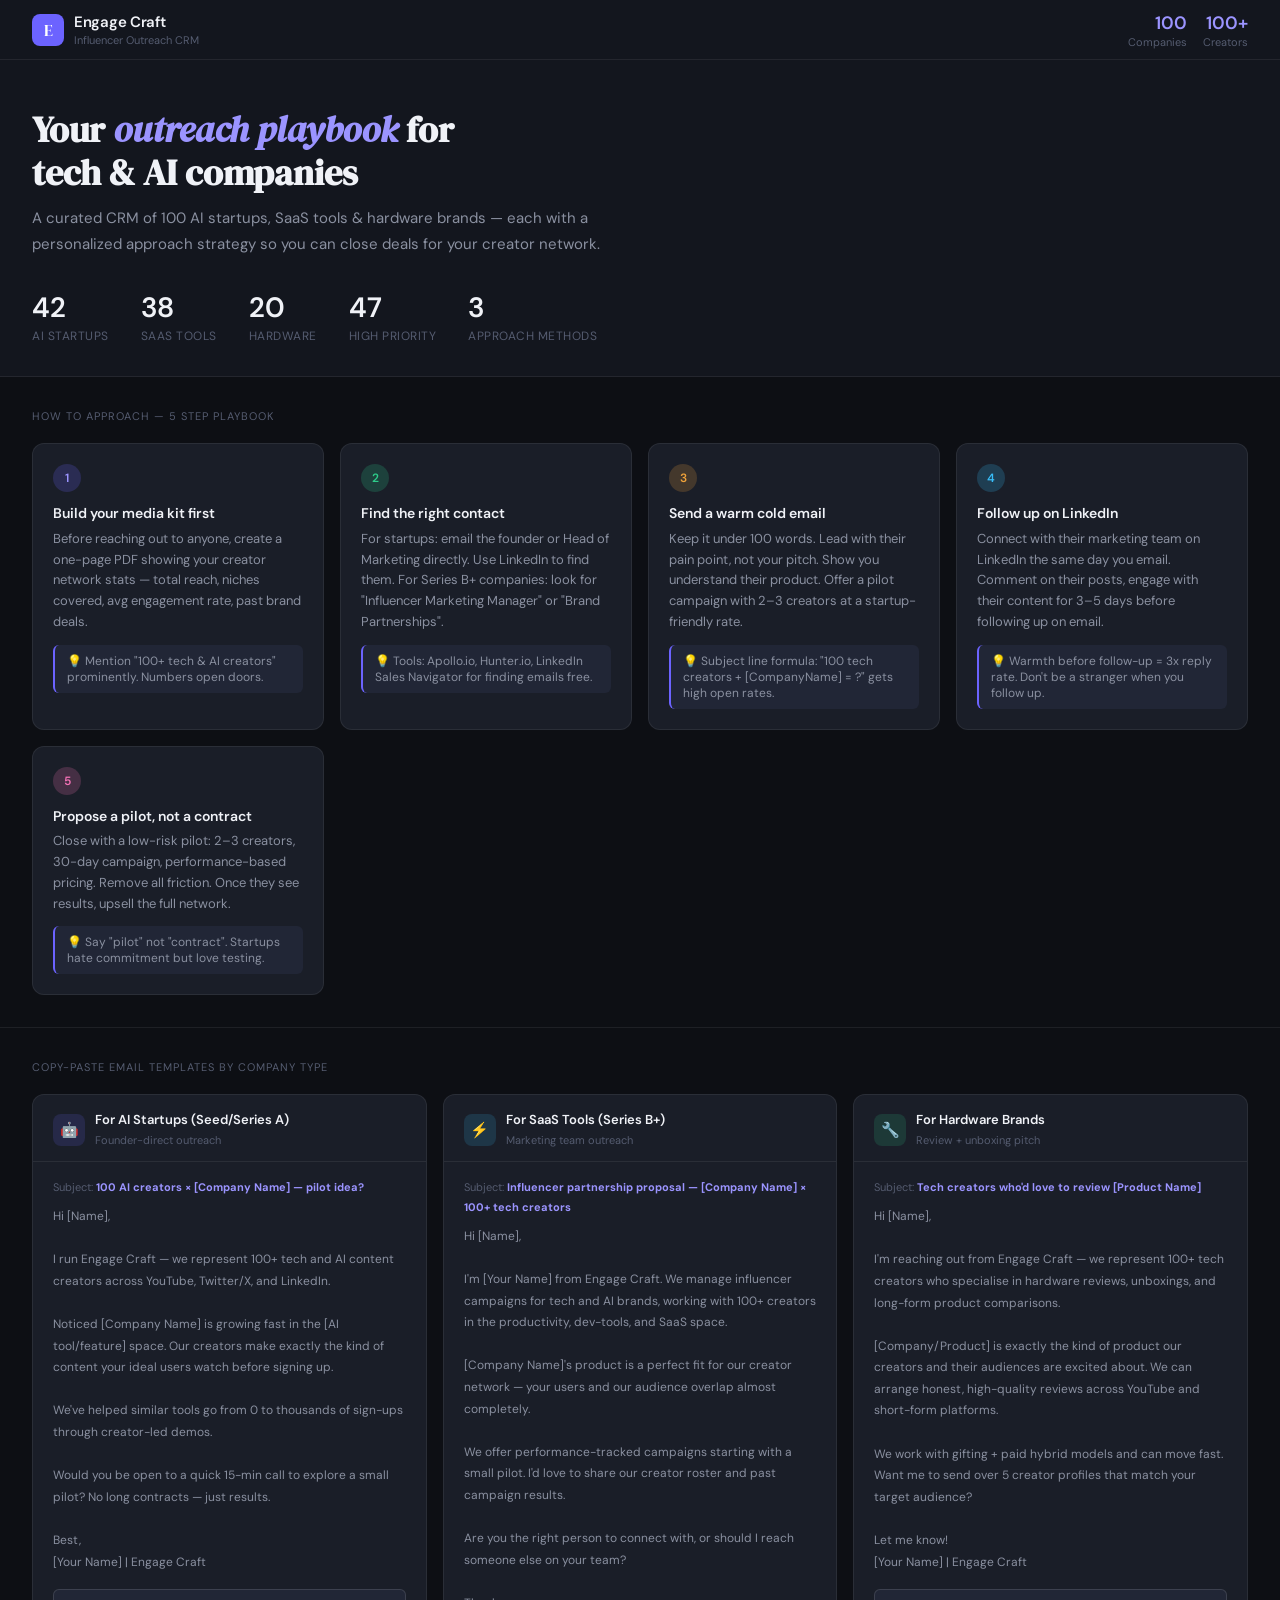
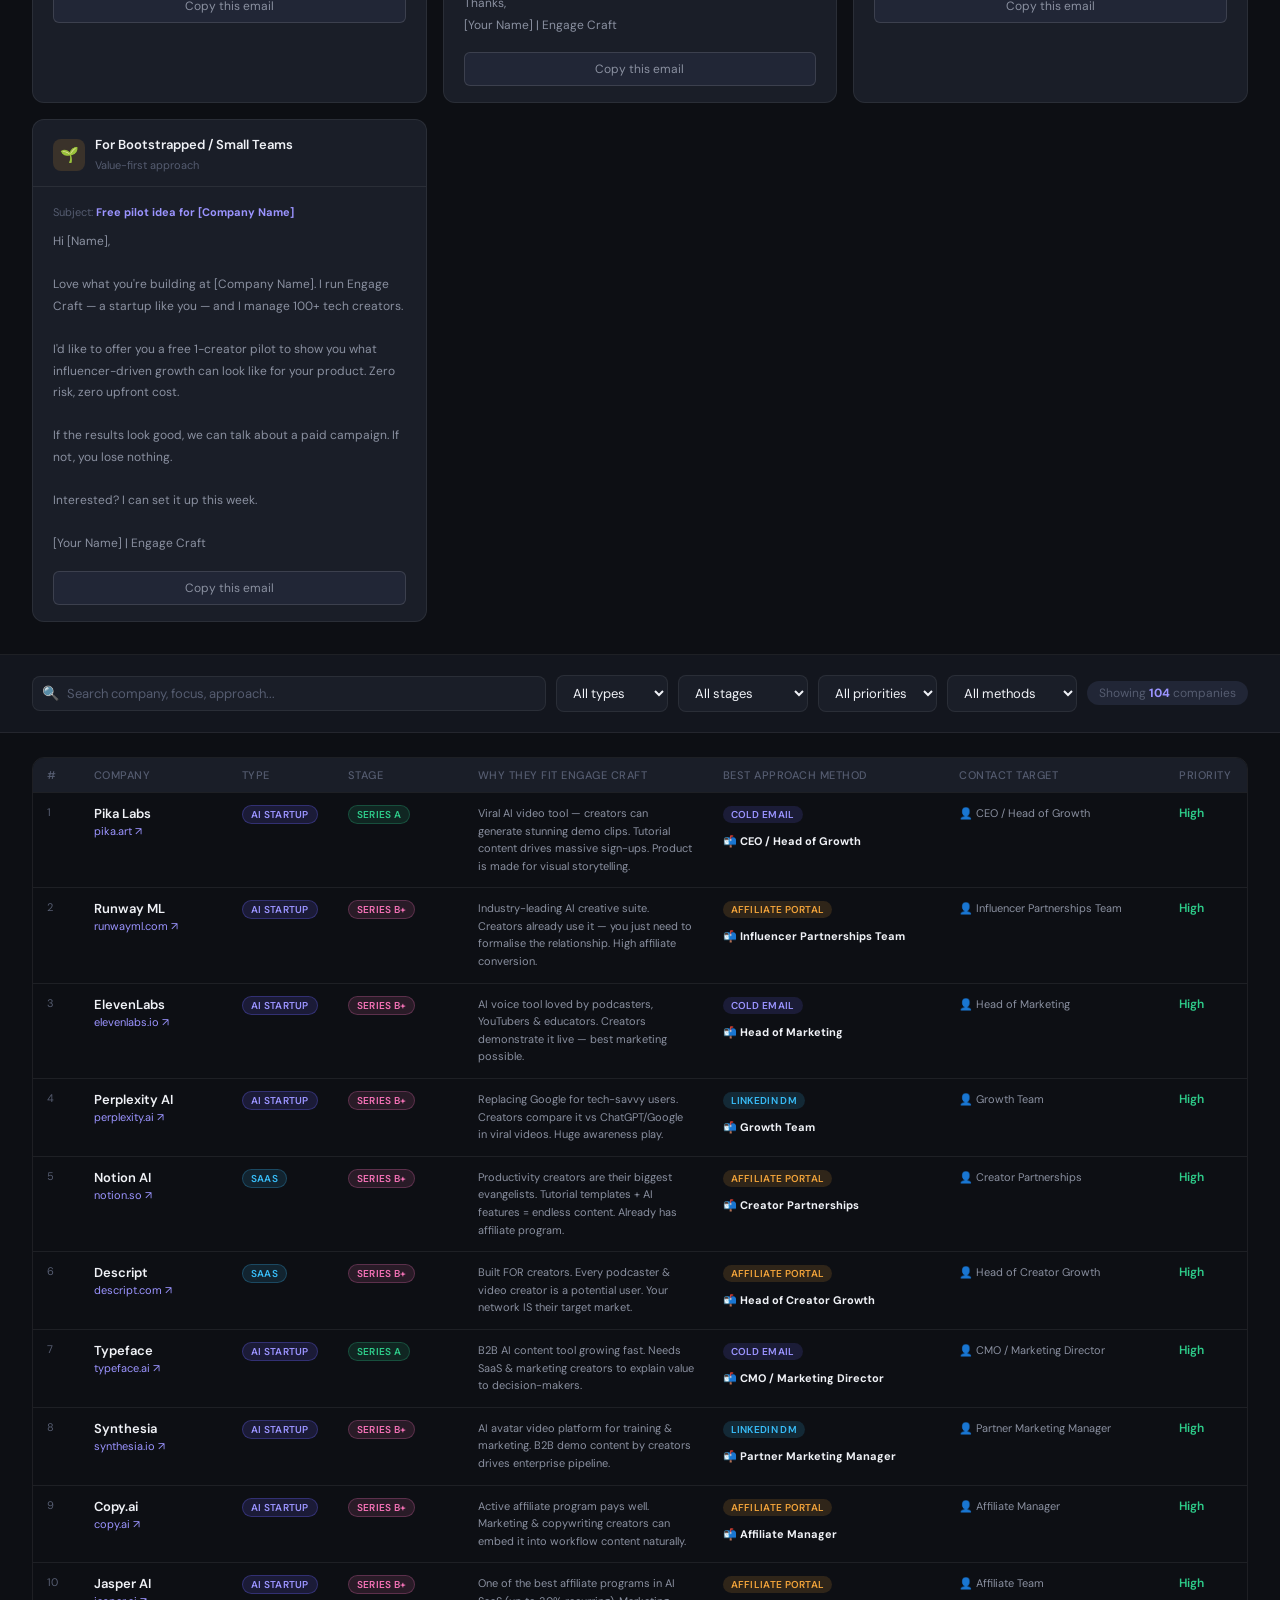
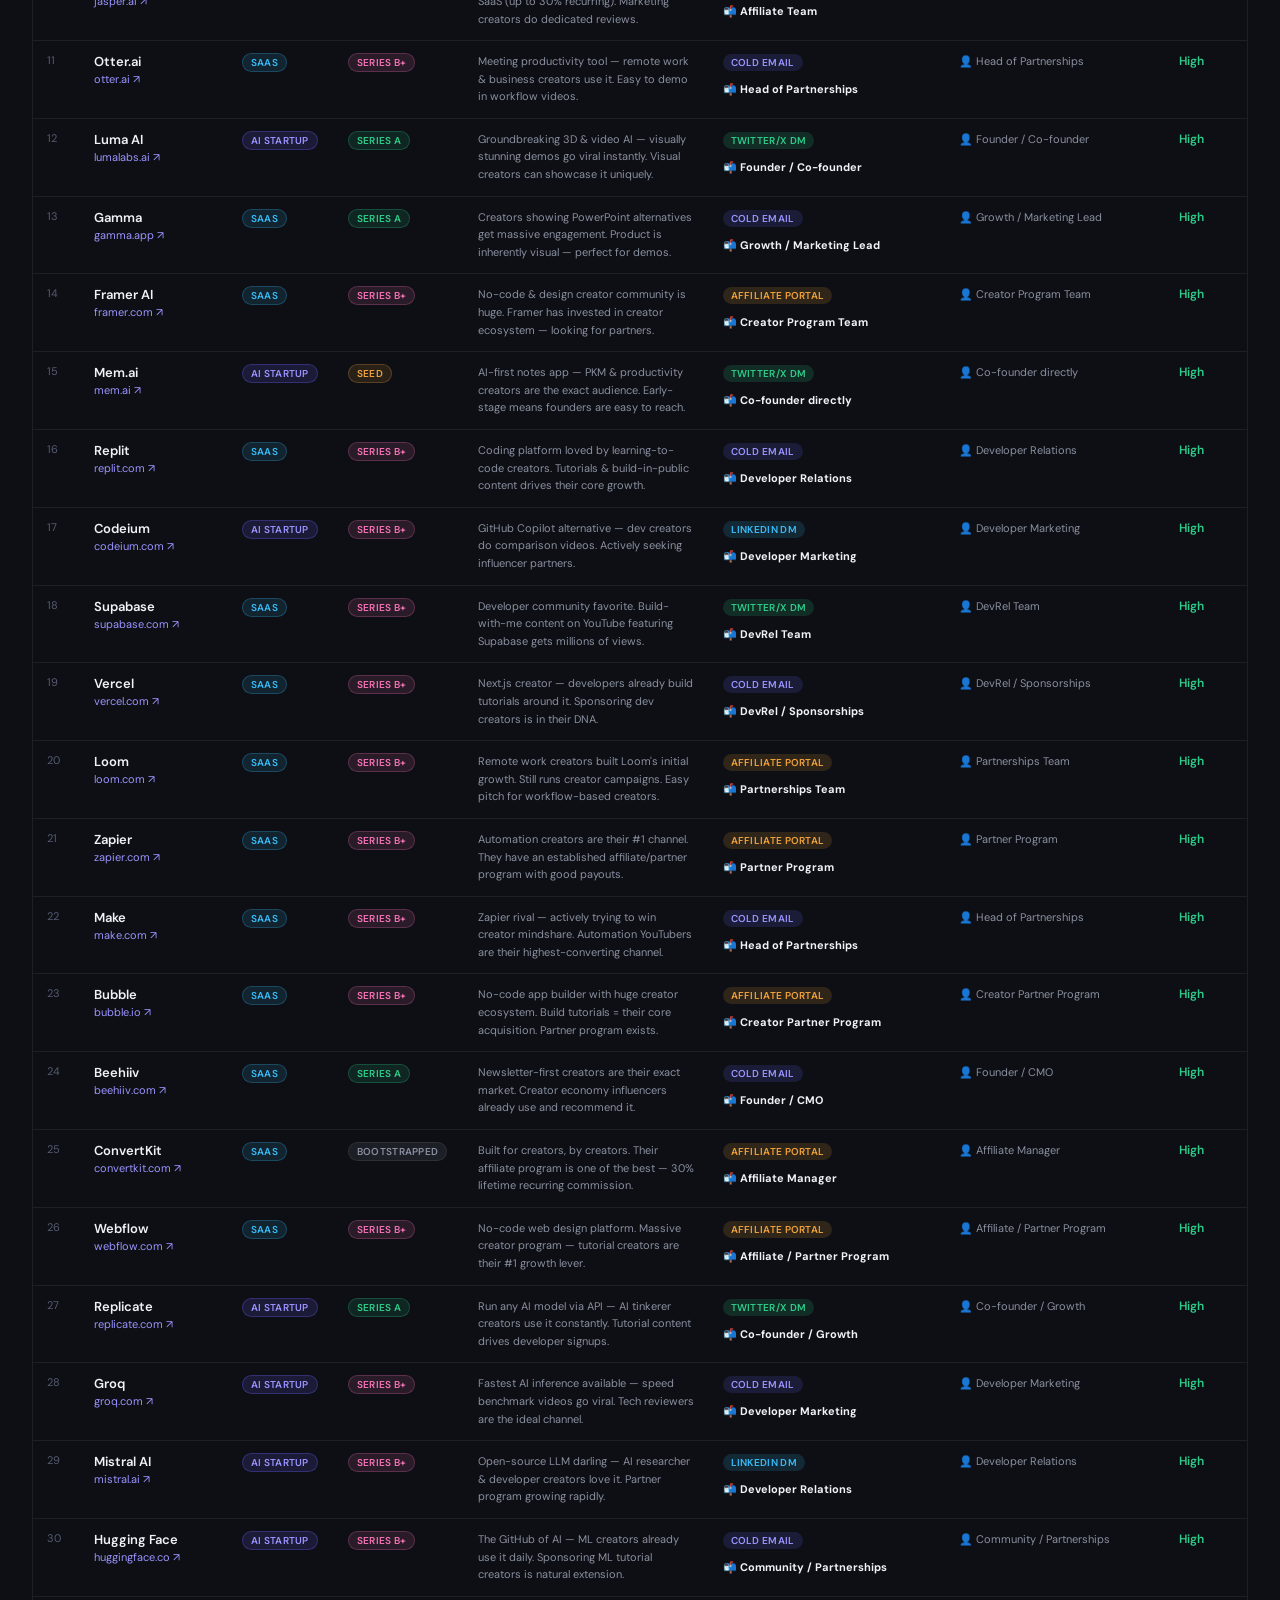
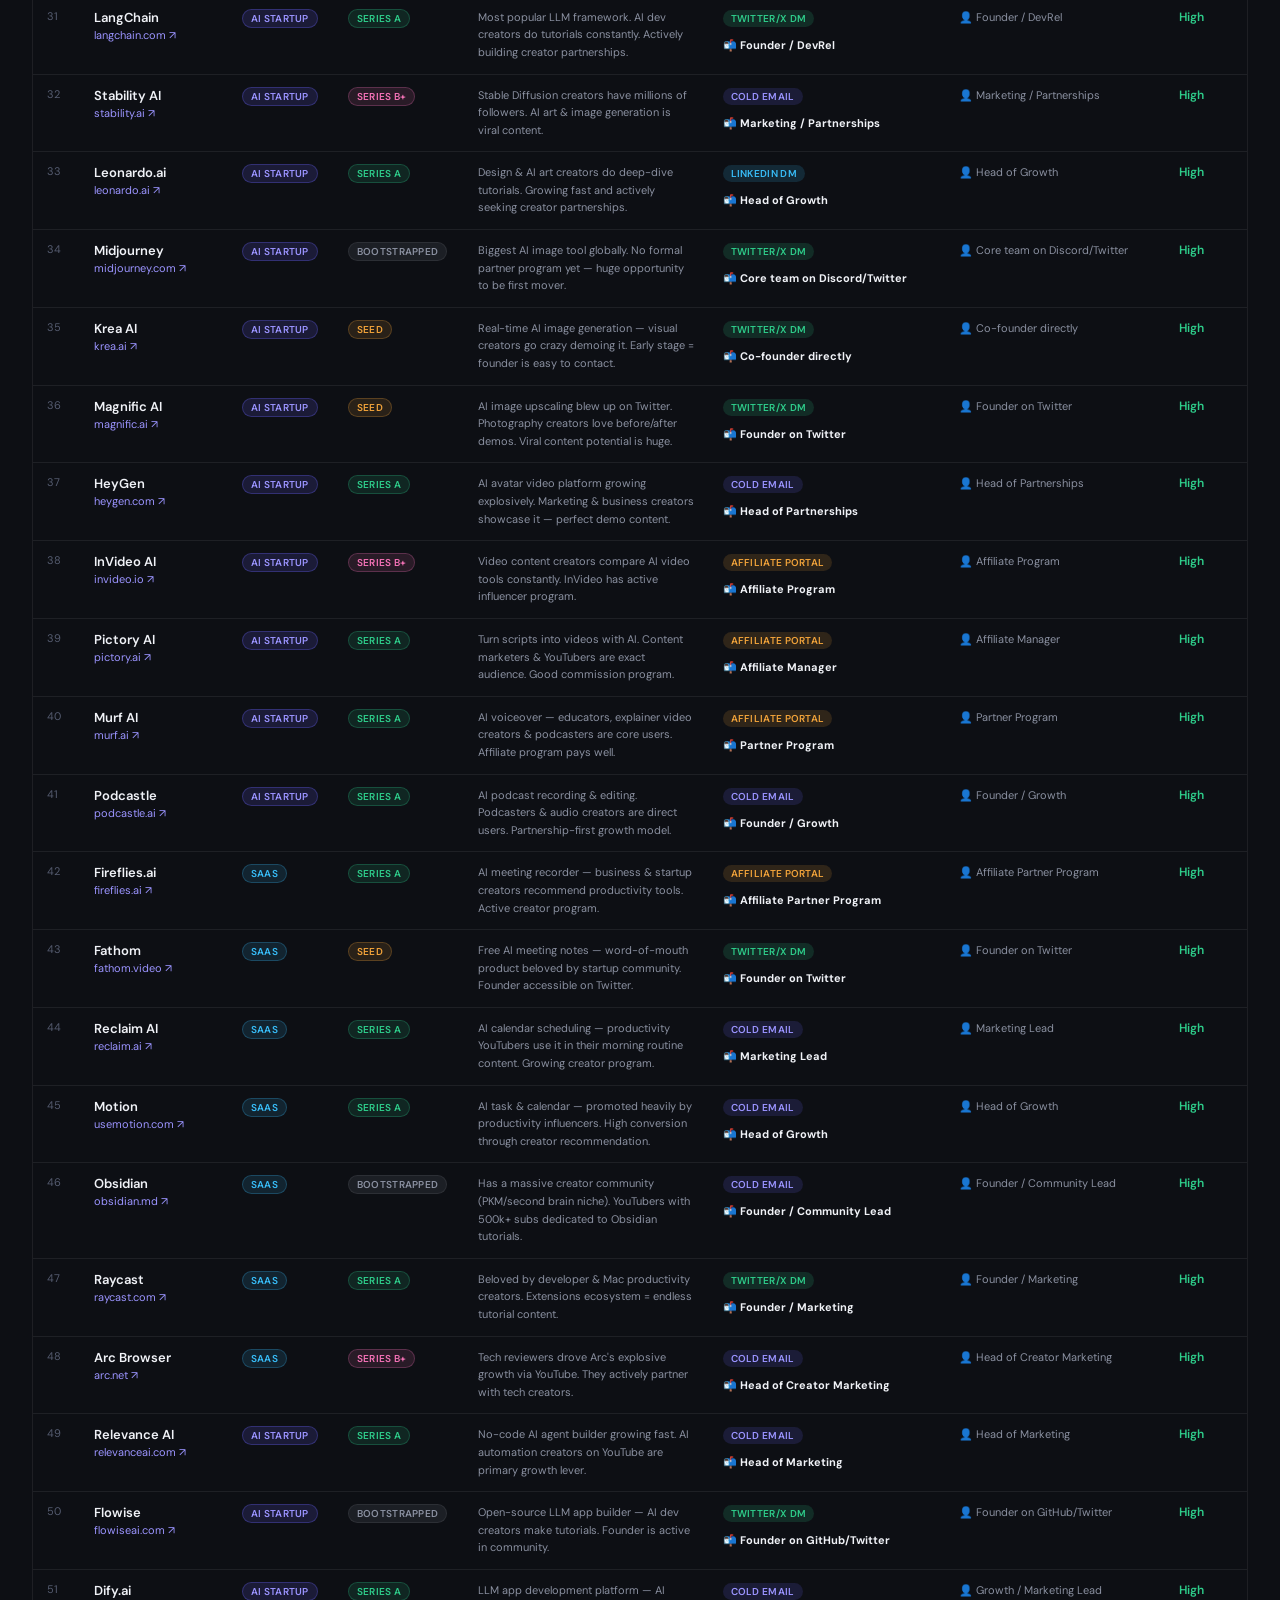
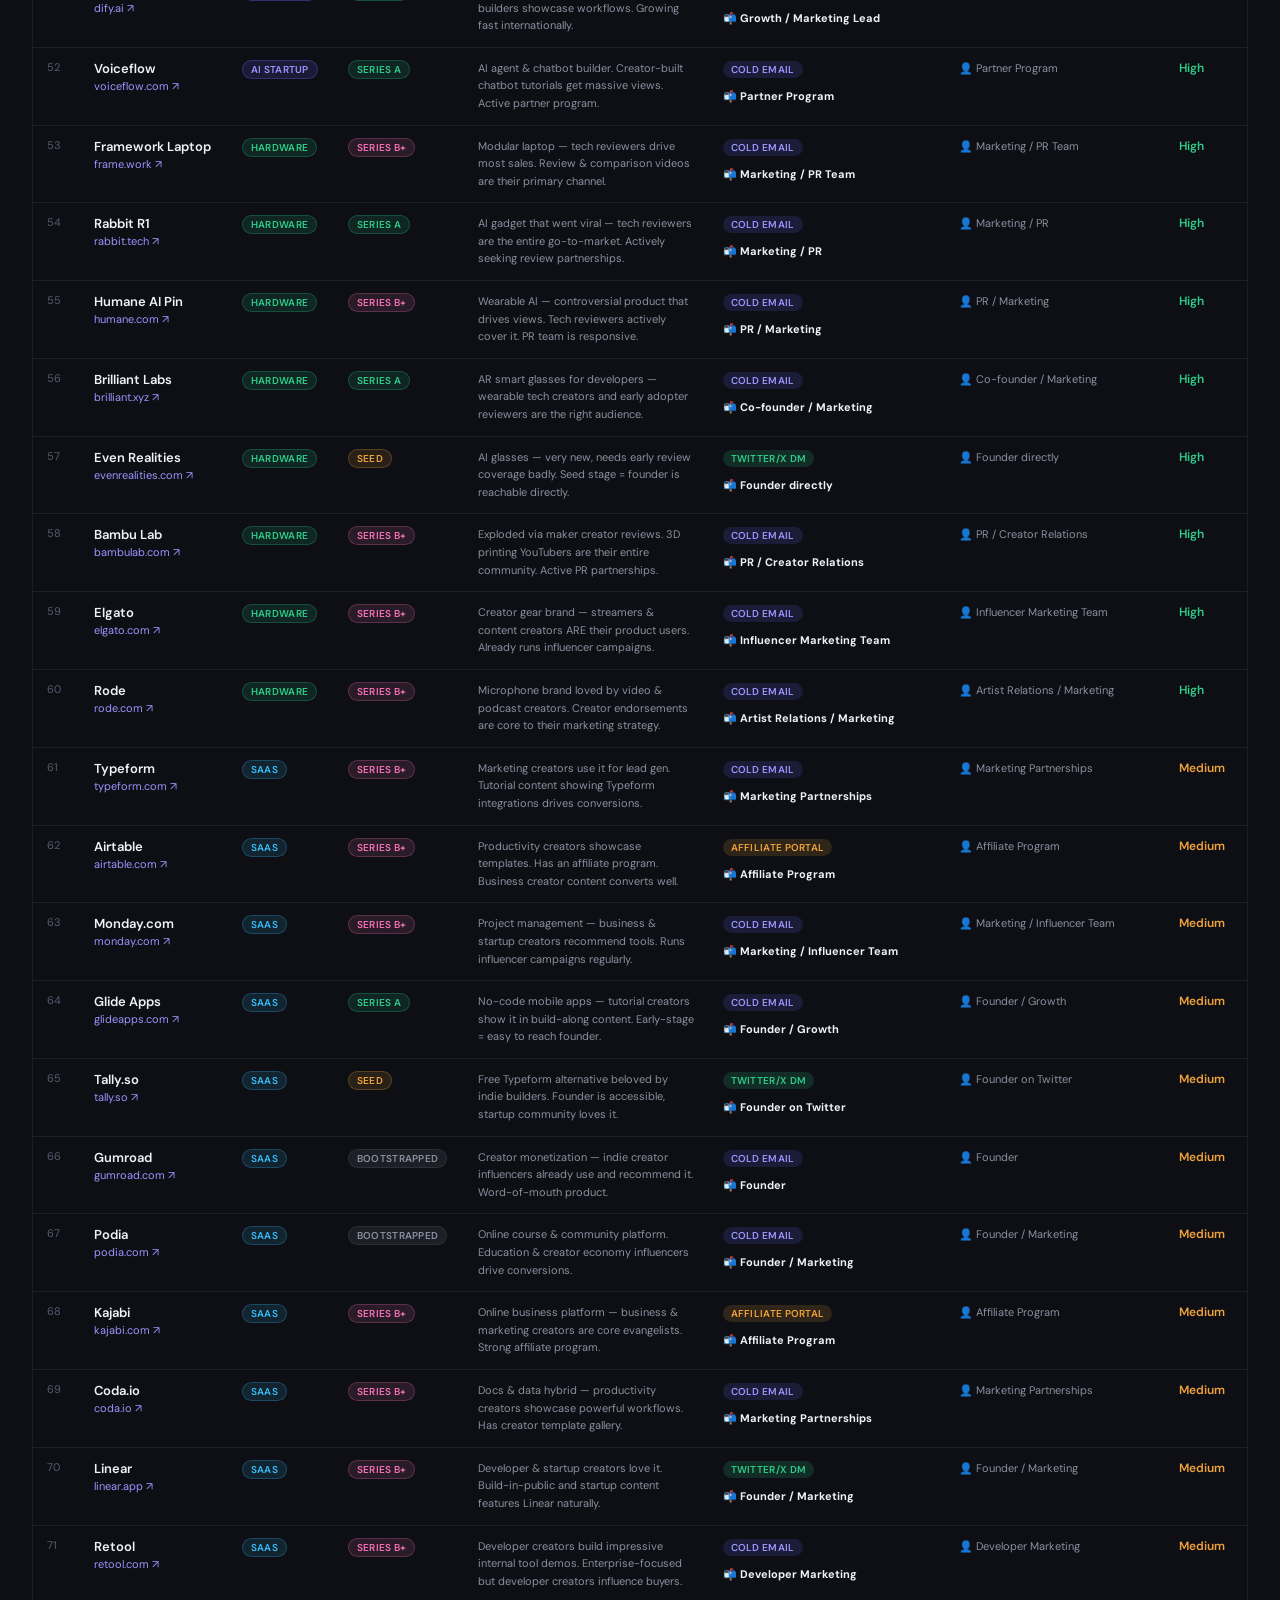
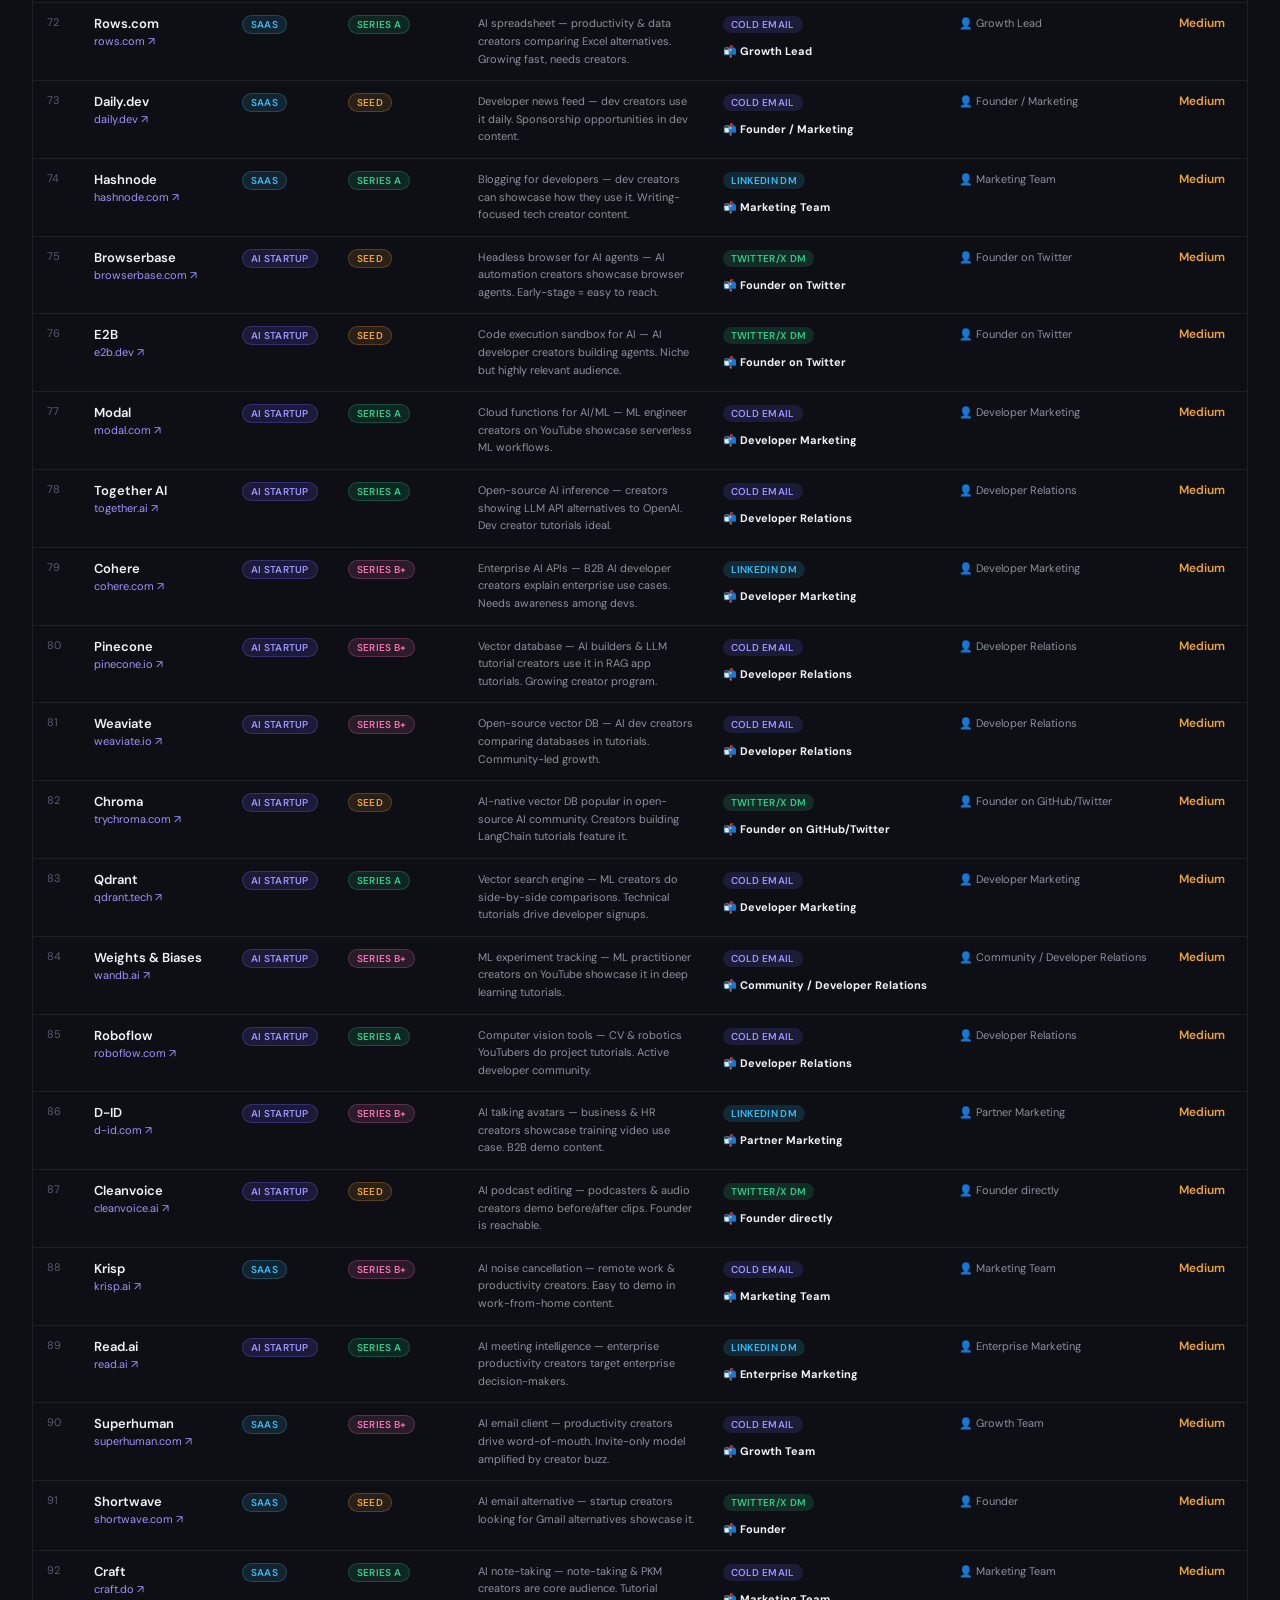
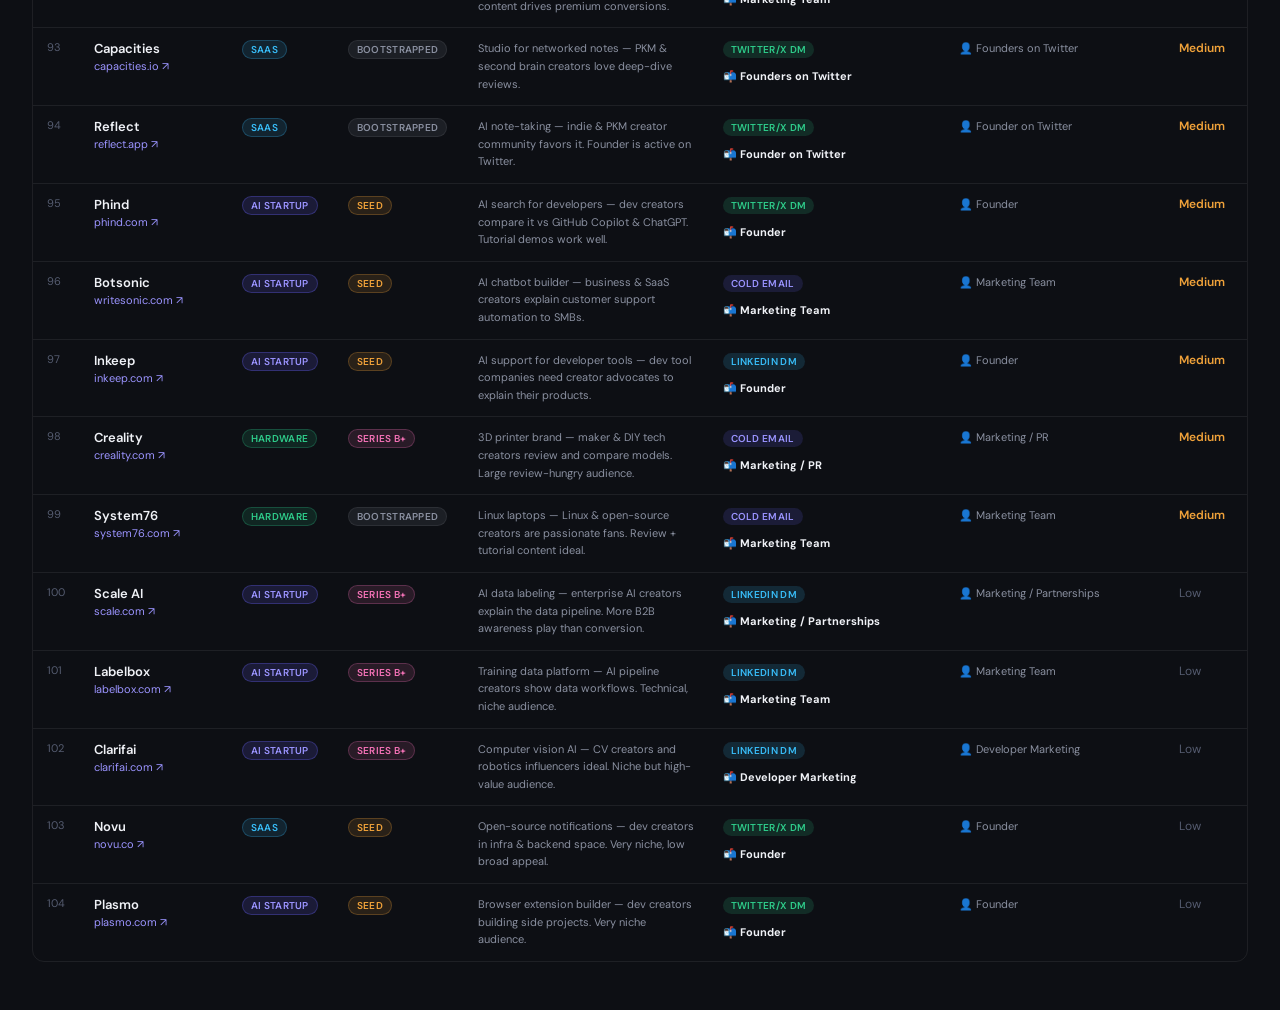
<file: ai.html>
<!DOCTYPE html>
<html lang="en">
<head>
<meta charset="UTF-8">
<meta name="viewport" content="width=device-width, initial-scale=1.0">
<title>Engage Craft — Influencer Outreach CRM</title>
<link href="https://fonts.googleapis.com/css2?family=DM+Serif+Display:ital@0;1&family=DM+Sans:wght@300;400;500;600&display=swap" rel="stylesheet">
<style>
  :root {
    --bg: #0d0f14;
    --bg2: #13161e;
    --bg3: #1a1e28;
    --bg4: #212636;
    --border: rgba(255,255,255,0.07);
    --border2: rgba(255,255,255,0.12);
    --text: #f0f2f7;
    --text2: #8a90a0;
    --text3: #555c70;
    --accent: #6c63ff;
    --accent2: #9b94ff;
    --green: #2ecc8a;
    --amber: #f0a23a;
    --red: #ff6b6b;
    --teal: #38bdf8;
    --pink: #f472b6;
  }
  * { box-sizing: border-box; margin: 0; padding: 0; }
  body { font-family: 'DM Sans', sans-serif; background: var(--bg); color: var(--text); min-height: 100vh; }

  /* ── HEADER ── */
  .header {
    background: var(--bg2);
    border-bottom: 1px solid var(--border);
    padding: 0 2rem;
    position: sticky; top: 0; z-index: 100;
    display: flex; align-items: center; justify-content: space-between;
    height: 60px;
  }
  .logo { display: flex; align-items: center; gap: 10px; }
  .logo-mark {
    width: 32px; height: 32px; background: var(--accent);
    border-radius: 8px; display: flex; align-items: center; justify-content: center;
    font-family: 'DM Serif Display', serif; font-size: 16px; color: #fff;
  }
  .logo-text { font-size: 15px; font-weight: 600; letter-spacing: -0.3px; }
  .logo-sub { font-size: 11px; color: var(--text3); margin-top: 1px; }
  .header-right { display: flex; align-items: center; gap: 1rem; }
  .header-stat { text-align: right; }
  .header-stat strong { font-size: 18px; font-weight: 600; color: var(--accent2); }
  .header-stat span { display: block; font-size: 11px; color: var(--text3); }

  /* ── HERO ── */
  .hero {
    padding: 3rem 2rem 2rem;
    border-bottom: 1px solid var(--border);
    background: var(--bg2);
  }
  .hero h1 { font-family: 'DM Serif Display', serif; font-size: 36px; line-height: 1.2; color: var(--text); }
  .hero h1 em { color: var(--accent2); font-style: italic; }
  .hero p { font-size: 15px; color: var(--text2); margin-top: 0.75rem; max-width: 600px; line-height: 1.7; }
  .hero-stats { display: flex; gap: 2rem; margin-top: 2rem; flex-wrap: wrap; }
  .hstat { display: flex; flex-direction: column; }
  .hstat strong { font-size: 28px; font-weight: 600; color: var(--text); }
  .hstat span { font-size: 12px; color: var(--text3); margin-top: 2px; text-transform: uppercase; letter-spacing: 0.5px; }

  /* ── APPROACH GUIDE ── */
  .guide-section { padding: 2rem; border-bottom: 1px solid var(--border); }
  .section-title { font-size: 11px; text-transform: uppercase; letter-spacing: 1px; color: var(--text3); margin-bottom: 1.25rem; }
  .approach-grid { display: grid; grid-template-columns: repeat(auto-fit, minmax(280px, 1fr)); gap: 1rem; }
  .approach-card {
    background: var(--bg3); border: 1px solid var(--border);
    border-radius: 12px; padding: 1.25rem;
    transition: border-color 0.2s;
  }
  .approach-card:hover { border-color: var(--border2); }
  .approach-card .step-num {
    width: 28px; height: 28px; border-radius: 50%;
    display: flex; align-items: center; justify-content: center;
    font-size: 12px; font-weight: 600; margin-bottom: 0.75rem;
  }
  .approach-card h3 { font-size: 14px; font-weight: 600; margin-bottom: 0.4rem; }
  .approach-card p { font-size: 13px; color: var(--text2); line-height: 1.6; }
  .approach-card .tip {
    margin-top: 0.75rem; padding: 0.5rem 0.75rem;
    background: var(--bg4); border-radius: 6px;
    font-size: 12px; color: var(--text2);
    border-left: 2px solid var(--accent);
  }
  .step1 .step-num { background: rgba(108,99,255,0.2); color: var(--accent2); }
  .step2 .step-num { background: rgba(46,204,138,0.2); color: var(--green); }
  .step3 .step-num { background: rgba(240,162,58,0.2); color: var(--amber); }
  .step4 .step-num { background: rgba(56,189,248,0.2); color: var(--teal); }
  .step5 .step-num { background: rgba(244,114,182,0.2); color: var(--pink); }

  /* ── EMAIL TEMPLATES ── */
  .templates-grid { display: grid; grid-template-columns: repeat(auto-fit, minmax(320px, 1fr)); gap: 1rem; }
  .template-card {
    background: var(--bg3); border: 1px solid var(--border);
    border-radius: 12px; overflow: hidden;
  }
  .template-header {
    padding: 1rem 1.25rem 0.75rem;
    border-bottom: 1px solid var(--border);
    display: flex; align-items: center; gap: 10px;
  }
  .template-icon {
    width: 32px; height: 32px; border-radius: 8px;
    display: flex; align-items: center; justify-content: center; font-size: 15px;
  }
  .template-header h3 { font-size: 13px; font-weight: 600; }
  .template-header span { font-size: 11px; color: var(--text3); }
  .template-body { padding: 1rem 1.25rem; font-size: 12px; color: var(--text2); line-height: 1.8; }
  .template-body .subject { font-size: 11px; color: var(--text3); margin-bottom: 0.5rem; }
  .template-body .subject strong { color: var(--accent2); }
  .copy-btn {
    margin: 0 1.25rem 1rem; padding: 0.5rem 1rem;
    background: var(--bg4); border: 1px solid var(--border2);
    border-radius: 6px; color: var(--text2); font-size: 12px;
    cursor: pointer; transition: all 0.2s; width: calc(100% - 2.5rem);
    font-family: 'DM Sans', sans-serif;
  }
  .copy-btn:hover { background: var(--accent); color: #fff; border-color: var(--accent); }

  /* ── CONTROLS ── */
  .controls-bar {
    padding: 1.25rem 2rem;
    background: var(--bg2); border-bottom: 1px solid var(--border);
    display: flex; flex-wrap: wrap; gap: 10px; align-items: center;
    position: sticky; top: 60px; z-index: 90;
  }
  .search-wrap { position: relative; flex: 1; min-width: 200px; }
  .search-wrap input {
    width: 100%; padding: 8px 12px 8px 34px;
    background: var(--bg3); border: 1px solid var(--border);
    border-radius: 8px; color: var(--text); font-size: 13px;
    font-family: 'DM Sans', sans-serif; outline: none;
    transition: border-color 0.2s;
  }
  .search-wrap input:focus { border-color: var(--accent); }
  .search-wrap input::placeholder { color: var(--text3); }
  .search-icon { position: absolute; left: 10px; top: 50%; transform: translateY(-50%); color: var(--text3); font-size: 14px; }
  select {
    padding: 8px 12px; background: var(--bg3); border: 1px solid var(--border);
    border-radius: 8px; color: var(--text); font-size: 13px;
    font-family: 'DM Sans', sans-serif; outline: none; cursor: pointer;
  }
  select:focus { border-color: var(--accent); }
  .count-pill {
    padding: 4px 12px; background: var(--bg4); border-radius: 20px;
    font-size: 12px; color: var(--text3);
  }
  .count-pill strong { color: var(--accent2); }

  /* ── TABLE ── */
  .table-section { padding: 1.5rem 2rem 3rem; }
  .table-wrap { overflow-x: auto; border-radius: 12px; border: 1px solid var(--border); }
  table { width: 100%; border-collapse: collapse; font-size: 13px; }
  thead th {
    background: var(--bg3); padding: 10px 14px;
    text-align: left; font-size: 11px; font-weight: 500;
    color: var(--text3); text-transform: uppercase; letter-spacing: 0.5px;
    border-bottom: 1px solid var(--border); white-space: nowrap;
  }
  tbody tr { border-bottom: 1px solid var(--border); transition: background 0.15s; }
  tbody tr:last-child { border-bottom: none; }
  tbody tr:hover { background: var(--bg3); }
  tbody td { padding: 12px 14px; color: var(--text); vertical-align: top; }
  .company-name { font-weight: 600; font-size: 13px; }
  .company-web { font-size: 11px; color: var(--accent2); text-decoration: none; margin-top: 2px; display: block; }
  .company-web:hover { text-decoration: underline; }

  /* Badges */
  .badge {
    display: inline-block; padding: 2px 8px; border-radius: 20px;
    font-size: 10px; font-weight: 600; text-transform: uppercase; letter-spacing: 0.3px;
  }
  .b-ai { background: rgba(108,99,255,0.15); color: var(--accent2); border: 1px solid rgba(108,99,255,0.3); }
  .b-saas { background: rgba(56,189,248,0.12); color: var(--teal); border: 1px solid rgba(56,189,248,0.25); }
  .b-hw { background: rgba(46,204,138,0.12); color: var(--green); border: 1px solid rgba(46,204,138,0.25); }
  .b-boot { background: rgba(138,144,160,0.12); color: var(--text2); border: 1px solid var(--border); }
  .b-seed { background: rgba(240,162,58,0.12); color: var(--amber); border: 1px solid rgba(240,162,58,0.25); }
  .b-sa { background: rgba(46,204,138,0.12); color: var(--green); border: 1px solid rgba(46,204,138,0.25); }
  .b-sb { background: rgba(244,114,182,0.12); color: var(--pink); border: 1px solid rgba(244,114,182,0.25); }

  /* Priority */
  .p-high { color: var(--green); font-weight: 600; font-size: 12px; }
  .p-med { color: var(--amber); font-weight: 600; font-size: 12px; }
  .p-low { color: var(--text3); font-size: 12px; }

  /* Approach method */
  .method { font-size: 11px; color: var(--text2); line-height: 1.5; }
  .method-tag {
    display: inline-block; padding: 1px 6px; border-radius: 4px;
    font-size: 10px; font-weight: 600; margin-bottom: 3px;
    background: rgba(108,99,255,0.15); color: var(--accent2);
  }
  .fit { font-size: 11px; color: var(--text2); line-height: 1.6; max-width: 240px; }

  /* No results */
  .no-results { text-align: center; padding: 4rem 2rem; color: var(--text3); }
  .no-results h3 { font-size: 18px; margin-bottom: 0.5rem; color: var(--text2); }

  /* Scrollbar */
  ::-webkit-scrollbar { width: 6px; height: 6px; }
  ::-webkit-scrollbar-track { background: var(--bg2); }
  ::-webkit-scrollbar-thumb { background: var(--bg4); border-radius: 3px; }

  @media (max-width: 768px) {
    .hero h1 { font-size: 26px; }
    .hero-stats { gap: 1.25rem; }
    .controls-bar { top: 60px; }
    td, th { padding: 10px 10px; }
  }
</style>
</head>
<body>

<!-- HEADER -->
<header class="header">
  <div class="logo">
    <div class="logo-mark">E</div>
    <div>
      <div class="logo-text">Engage Craft</div>
      <div class="logo-sub">Influencer Outreach CRM</div>
    </div>
  </div>
  <div class="header-right">
    <div class="header-stat">
      <strong>100</strong>
      <span>Companies</span>
    </div>
    <div class="header-stat">
      <strong>100+</strong>
      <span>Creators</span>
    </div>
  </div>
</header>

<!-- HERO -->
<section class="hero">
  <h1>Your <em>outreach playbook</em> for<br>tech & AI companies</h1>
  <p>A curated CRM of 100 AI startups, SaaS tools & hardware brands — each with a personalized approach strategy so you can close deals for your creator network.</p>
  <div class="hero-stats">
    <div class="hstat"><strong>42</strong><span>AI Startups</span></div>
    <div class="hstat"><strong>38</strong><span>SaaS Tools</span></div>
    <div class="hstat"><strong>20</strong><span>Hardware</span></div>
    <div class="hstat"><strong>47</strong><span>High Priority</span></div>
    <div class="hstat"><strong>3</strong><span>Approach Methods</span></div>
  </div>
</section>

<!-- APPROACH GUIDE -->
<section class="guide-section">
  <div class="section-title">How to approach — 5 step playbook</div>
  <div class="approach-grid">
    <div class="approach-card step1">
      <div class="step-num">1</div>
      <h3>Build your media kit first</h3>
      <p>Before reaching out to anyone, create a one-page PDF showing your creator network stats — total reach, niches covered, avg engagement rate, past brand deals.</p>
      <div class="tip">💡 Mention "100+ tech & AI creators" prominently. Numbers open doors.</div>
    </div>
    <div class="approach-card step2">
      <div class="step-num">2</div>
      <h3>Find the right contact</h3>
      <p>For startups: email the founder or Head of Marketing directly. Use LinkedIn to find them. For Series B+ companies: look for "Influencer Marketing Manager" or "Brand Partnerships".</p>
      <div class="tip">💡 Tools: Apollo.io, Hunter.io, LinkedIn Sales Navigator for finding emails free.</div>
    </div>
    <div class="approach-card step3">
      <div class="step-num">3</div>
      <h3>Send a warm cold email</h3>
      <p>Keep it under 100 words. Lead with their pain point, not your pitch. Show you understand their product. Offer a pilot campaign with 2–3 creators at a startup-friendly rate.</p>
      <div class="tip">💡 Subject line formula: "100 tech creators + [CompanyName] = ?" gets high open rates.</div>
    </div>
    <div class="approach-card step4">
      <div class="step-num">4</div>
      <h3>Follow up on LinkedIn</h3>
      <p>Connect with their marketing team on LinkedIn the same day you email. Comment on their posts, engage with their content for 3–5 days before following up on email.</p>
      <div class="tip">💡 Warmth before follow-up = 3x reply rate. Don't be a stranger when you follow up.</div>
    </div>
    <div class="approach-card step5">
      <div class="step-num">5</div>
      <h3>Propose a pilot, not a contract</h3>
      <p>Close with a low-risk pilot: 2–3 creators, 30-day campaign, performance-based pricing. Remove all friction. Once they see results, upsell the full network.</p>
      <div class="tip">💡 Say "pilot" not "contract". Startups hate commitment but love testing.</div>
    </div>
  </div>
</section>

<!-- EMAIL TEMPLATES -->
<section class="guide-section">
  <div class="section-title">Copy-paste email templates by company type</div>
  <div class="templates-grid">

    <div class="template-card">
      <div class="template-header">
        <div class="template-icon" style="background:rgba(108,99,255,0.15);">🤖</div>
        <div>
          <h3>For AI Startups (Seed/Series A)</h3>
          <span>Founder-direct outreach</span>
        </div>
      </div>
      <div class="template-body">
        <div class="subject">Subject: <strong>100 AI creators × [Company Name] — pilot idea?</strong></div>
        Hi [Name],<br><br>
        I run Engage Craft — we represent 100+ tech and AI content creators across YouTube, Twitter/X, and LinkedIn.<br><br>
        Noticed [Company Name] is growing fast in the [AI tool/feature] space. Our creators make exactly the kind of content your ideal users watch before signing up.<br><br>
        We've helped similar tools go from 0 to thousands of sign-ups through creator-led demos.<br><br>
        Would you be open to a quick 15-min call to explore a small pilot? No long contracts — just results.<br><br>
        Best,<br>[Your Name] | Engage Craft
      </div>
      <button class="copy-btn" onclick="copyTemplate(this)">Copy this email</button>
    </div>

    <div class="template-card">
      <div class="template-header">
        <div class="template-icon" style="background:rgba(56,189,248,0.15);">⚡</div>
        <div>
          <h3>For SaaS Tools (Series B+)</h3>
          <span>Marketing team outreach</span>
        </div>
      </div>
      <div class="template-body">
        <div class="subject">Subject: <strong>Influencer partnership proposal — [Company Name] × 100+ tech creators</strong></div>
        Hi [Name],<br><br>
        I'm [Your Name] from Engage Craft. We manage influencer campaigns for tech and AI brands, working with 100+ creators in the productivity, dev-tools, and SaaS space.<br><br>
        [Company Name]'s product is a perfect fit for our creator network — your users and our audience overlap almost completely.<br><br>
        We offer performance-tracked campaigns starting with a small pilot. I'd love to share our creator roster and past campaign results.<br><br>
        Are you the right person to connect with, or should I reach someone else on your team?<br><br>
        Thanks,<br>[Your Name] | Engage Craft
      </div>
      <button class="copy-btn" onclick="copyTemplate(this)">Copy this email</button>
    </div>

    <div class="template-card">
      <div class="template-header">
        <div class="template-icon" style="background:rgba(46,204,138,0.15);">🔧</div>
        <div>
          <h3>For Hardware Brands</h3>
          <span>Review + unboxing pitch</span>
        </div>
      </div>
      <div class="template-body">
        <div class="subject">Subject: <strong>Tech creators who'd love to review [Product Name]</strong></div>
        Hi [Name],<br><br>
        I'm reaching out from Engage Craft — we represent 100+ tech creators who specialise in hardware reviews, unboxings, and long-form product comparisons.<br><br>
        [Company/Product] is exactly the kind of product our creators and their audiences are excited about. We can arrange honest, high-quality reviews across YouTube and short-form platforms.<br><br>
        We work with gifting + paid hybrid models and can move fast. Want me to send over 5 creator profiles that match your target audience?<br><br>
        Let me know!<br>[Your Name] | Engage Craft
      </div>
      <button class="copy-btn" onclick="copyTemplate(this)">Copy this email</button>
    </div>

    <div class="template-card">
      <div class="template-header">
        <div class="template-icon" style="background:rgba(240,162,58,0.15);">🌱</div>
        <div>
          <h3>For Bootstrapped / Small Teams</h3>
          <span>Value-first approach</span>
        </div>
      </div>
      <div class="template-body">
        <div class="subject">Subject: <strong>Free pilot idea for [Company Name]</strong></div>
        Hi [Name],<br><br>
        Love what you're building at [Company Name]. I run Engage Craft — a startup like you — and I manage 100+ tech creators.<br><br>
        I'd like to offer you a free 1-creator pilot to show you what influencer-driven growth can look like for your product. Zero risk, zero upfront cost.<br><br>
        If the results look good, we can talk about a paid campaign. If not, you lose nothing.<br><br>
        Interested? I can set it up this week.<br><br>
        [Your Name] | Engage Craft
      </div>
      <button class="copy-btn" onclick="copyTemplate(this)">Copy this email</button>
    </div>

  </div>
</section>

<!-- CONTROLS -->
<div class="controls-bar">
  <div class="search-wrap">
    <span class="search-icon">🔍</span>
    <input type="text" id="search" placeholder="Search company, focus, approach..." oninput="render()">
  </div>
  <select id="type-f" onchange="render()">
    <option value="">All types</option>
    <option value="AI Startup">AI startups</option>
    <option value="SaaS">SaaS tools</option>
    <option value="Hardware">Hardware</option>
  </select>
  <select id="stage-f" onchange="render()">
    <option value="">All stages</option>
    <option value="Bootstrapped">Bootstrapped</option>
    <option value="Seed">Seed</option>
    <option value="Series A">Series A</option>
    <option value="Series B+">Series B+</option>
  </select>
  <select id="priority-f" onchange="render()">
    <option value="">All priorities</option>
    <option value="High">High priority</option>
    <option value="Medium">Medium</option>
    <option value="Low">Low</option>
  </select>
  <select id="method-f" onchange="render()">
    <option value="">All methods</option>
    <option value="Cold Email">Cold email</option>
    <option value="LinkedIn DM">LinkedIn DM</option>
    <option value="Twitter/X DM">Twitter/X DM</option>
    <option value="Affiliate Portal">Affiliate portal</option>
  </select>
  <div class="count-pill">Showing <strong id="count">100</strong> companies</div>
</div>

<!-- TABLE -->
<section class="table-section">
  <div class="table-wrap" id="table-wrap">
    <table>
      <thead>
        <tr>
          <th>#</th>
          <th>Company</th>
          <th>Type</th>
          <th>Stage</th>
          <th>Why they fit Engage Craft</th>
          <th>Best approach method</th>
          <th>Contact target</th>
          <th>Priority</th>
        </tr>
      </thead>
      <tbody id="tbody"></tbody>
    </table>
  </div>
  <div id="no-results" class="no-results" style="display:none">
    <h3>No companies found</h3>
    <p>Try adjusting your filters</p>
  </div>
</section>

<script>
const data = [
  {name:"Pika Labs",web:"pika.art",type:"AI Startup",stage:"Series A",fit:"Viral AI video tool — creators can generate stunning demo clips. Tutorial content drives massive sign-ups. Product is made for visual storytelling.",method:"Cold Email",contact:"CEO / Head of Growth",priority:"High"},
  {name:"Runway ML",web:"runwayml.com",type:"AI Startup",stage:"Series B+",fit:"Industry-leading AI creative suite. Creators already use it — you just need to formalise the relationship. High affiliate conversion.",method:"Affiliate Portal",contact:"Influencer Partnerships Team",priority:"High"},
  {name:"ElevenLabs",web:"elevenlabs.io",type:"AI Startup",stage:"Series B+",fit:"AI voice tool loved by podcasters, YouTubers & educators. Creators demonstrate it live — best marketing possible.",method:"Cold Email",contact:"Head of Marketing",priority:"High"},
  {name:"Perplexity AI",web:"perplexity.ai",type:"AI Startup",stage:"Series B+",fit:"Replacing Google for tech-savvy users. Creators compare it vs ChatGPT/Google in viral videos. Huge awareness play.",method:"LinkedIn DM",contact:"Growth Team",priority:"High"},
  {name:"Notion AI",web:"notion.so",type:"SaaS",stage:"Series B+",fit:"Productivity creators are their biggest evangelists. Tutorial templates + AI features = endless content. Already has affiliate program.",method:"Affiliate Portal",contact:"Creator Partnerships",priority:"High"},
  {name:"Descript",web:"descript.com",type:"SaaS",stage:"Series B+",fit:"Built FOR creators. Every podcaster & video creator is a potential user. Your network IS their target market.",method:"Affiliate Portal",contact:"Head of Creator Growth",priority:"High"},
  {name:"Typeface",web:"typeface.ai",type:"AI Startup",stage:"Series A",fit:"B2B AI content tool growing fast. Needs SaaS & marketing creators to explain value to decision-makers.",method:"Cold Email",contact:"CMO / Marketing Director",priority:"High"},
  {name:"Synthesia",web:"synthesia.io",type:"AI Startup",stage:"Series B+",fit:"AI avatar video platform for training & marketing. B2B demo content by creators drives enterprise pipeline.",method:"LinkedIn DM",contact:"Partner Marketing Manager",priority:"High"},
  {name:"Copy.ai",web:"copy.ai",type:"AI Startup",stage:"Series B+",fit:"Active affiliate program pays well. Marketing & copywriting creators can embed it into workflow content naturally.",method:"Affiliate Portal",contact:"Affiliate Manager",priority:"High"},
  {name:"Jasper AI",web:"jasper.ai",type:"AI Startup",stage:"Series B+",fit:"One of the best affiliate programs in AI SaaS (up to 30% recurring). Marketing creators do dedicated reviews.",method:"Affiliate Portal",contact:"Affiliate Team",priority:"High"},
  {name:"Otter.ai",web:"otter.ai",type:"SaaS",stage:"Series B+",fit:"Meeting productivity tool — remote work & business creators use it. Easy to demo in workflow videos.",method:"Cold Email",contact:"Head of Partnerships",priority:"High"},
  {name:"Luma AI",web:"lumalabs.ai",type:"AI Startup",stage:"Series A",fit:"Groundbreaking 3D & video AI — visually stunning demos go viral instantly. Visual creators can showcase it uniquely.",method:"Twitter/X DM",contact:"Founder / Co-founder",priority:"High"},
  {name:"Gamma",web:"gamma.app",type:"SaaS",stage:"Series A",fit:"Creators showing PowerPoint alternatives get massive engagement. Product is inherently visual — perfect for demos.",method:"Cold Email",contact:"Growth / Marketing Lead",priority:"High"},
  {name:"Framer AI",web:"framer.com",type:"SaaS",stage:"Series B+",fit:"No-code & design creator community is huge. Framer has invested in creator ecosystem — looking for partners.",method:"Affiliate Portal",contact:"Creator Program Team",priority:"High"},
  {name:"Mem.ai",web:"mem.ai",type:"AI Startup",stage:"Seed",fit:"AI-first notes app — PKM & productivity creators are the exact audience. Early-stage means founders are easy to reach.",method:"Twitter/X DM",contact:"Co-founder directly",priority:"High"},
  {name:"Replit",web:"replit.com",type:"SaaS",stage:"Series B+",fit:"Coding platform loved by learning-to-code creators. Tutorials & build-in-public content drives their core growth.",method:"Cold Email",contact:"Developer Relations",priority:"High"},
  {name:"Codeium",web:"codeium.com",type:"AI Startup",stage:"Series B+",fit:"GitHub Copilot alternative — dev creators do comparison videos. Actively seeking influencer partners.",method:"LinkedIn DM",contact:"Developer Marketing",priority:"High"},
  {name:"Supabase",web:"supabase.com",type:"SaaS",stage:"Series B+",fit:"Developer community favorite. Build-with-me content on YouTube featuring Supabase gets millions of views.",method:"Twitter/X DM",contact:"DevRel Team",priority:"High"},
  {name:"Vercel",web:"vercel.com",type:"SaaS",stage:"Series B+",fit:"Next.js creator — developers already build tutorials around it. Sponsoring dev creators is in their DNA.",method:"Cold Email",contact:"DevRel / Sponsorships",priority:"High"},
  {name:"Loom",web:"loom.com",type:"SaaS",stage:"Series B+",fit:"Remote work creators built Loom's initial growth. Still runs creator campaigns. Easy pitch for workflow-based creators.",method:"Affiliate Portal",contact:"Partnerships Team",priority:"High"},
  {name:"Zapier",web:"zapier.com",type:"SaaS",stage:"Series B+",fit:"Automation creators are their #1 channel. They have an established affiliate/partner program with good payouts.",method:"Affiliate Portal",contact:"Partner Program",priority:"High"},
  {name:"Make",web:"make.com",type:"SaaS",stage:"Series B+",fit:"Zapier rival — actively trying to win creator mindshare. Automation YouTubers are their highest-converting channel.",method:"Cold Email",contact:"Head of Partnerships",priority:"High"},
  {name:"Bubble",web:"bubble.io",type:"SaaS",stage:"Series B+",fit:"No-code app builder with huge creator ecosystem. Build tutorials = their core acquisition. Partner program exists.",method:"Affiliate Portal",contact:"Creator Partner Program",priority:"High"},
  {name:"Beehiiv",web:"beehiiv.com",type:"SaaS",stage:"Series A",fit:"Newsletter-first creators are their exact market. Creator economy influencers already use and recommend it.",method:"Cold Email",contact:"Founder / CMO",priority:"High"},
  {name:"ConvertKit",web:"convertkit.com",type:"SaaS",stage:"Bootstrapped",fit:"Built for creators, by creators. Their affiliate program is one of the best — 30% lifetime recurring commission.",method:"Affiliate Portal",contact:"Affiliate Manager",priority:"High"},
  {name:"Webflow",web:"webflow.com",type:"SaaS",stage:"Series B+",fit:"No-code web design platform. Massive creator program — tutorial creators are their #1 growth lever.",method:"Affiliate Portal",contact:"Affiliate / Partner Program",priority:"High"},
  {name:"Replicate",web:"replicate.com",type:"AI Startup",stage:"Series A",fit:"Run any AI model via API — AI tinkerer creators use it constantly. Tutorial content drives developer signups.",method:"Twitter/X DM",contact:"Co-founder / Growth",priority:"High"},
  {name:"Groq",web:"groq.com",type:"AI Startup",stage:"Series B+",fit:"Fastest AI inference available — speed benchmark videos go viral. Tech reviewers are the ideal channel.",method:"Cold Email",contact:"Developer Marketing",priority:"High"},
  {name:"Mistral AI",web:"mistral.ai",type:"AI Startup",stage:"Series B+",fit:"Open-source LLM darling — AI researcher & developer creators love it. Partner program growing rapidly.",method:"LinkedIn DM",contact:"Developer Relations",priority:"High"},
  {name:"Hugging Face",web:"huggingface.co",type:"AI Startup",stage:"Series B+",fit:"The GitHub of AI — ML creators already use it daily. Sponsoring ML tutorial creators is natural extension.",method:"Cold Email",contact:"Community / Partnerships",priority:"High"},
  {name:"LangChain",web:"langchain.com",type:"AI Startup",stage:"Series A",fit:"Most popular LLM framework. AI dev creators do tutorials constantly. Actively building creator partnerships.",method:"Twitter/X DM",contact:"Founder / DevRel",priority:"High"},
  {name:"Stability AI",web:"stability.ai",type:"AI Startup",stage:"Series B+",fit:"Stable Diffusion creators have millions of followers. AI art & image generation is viral content.",method:"Cold Email",contact:"Marketing / Partnerships",priority:"High"},
  {name:"Leonardo.ai",web:"leonardo.ai",type:"AI Startup",stage:"Series A",fit:"Design & AI art creators do deep-dive tutorials. Growing fast and actively seeking creator partnerships.",method:"LinkedIn DM",contact:"Head of Growth",priority:"High"},
  {name:"Midjourney",web:"midjourney.com",type:"AI Startup",stage:"Bootstrapped",fit:"Biggest AI image tool globally. No formal partner program yet — huge opportunity to be first mover.",method:"Twitter/X DM",contact:"Core team on Discord/Twitter",priority:"High"},
  {name:"Krea AI",web:"krea.ai",type:"AI Startup",stage:"Seed",fit:"Real-time AI image generation — visual creators go crazy demoing it. Early stage = founder is easy to contact.",method:"Twitter/X DM",contact:"Co-founder directly",priority:"High"},
  {name:"Magnific AI",web:"magnific.ai",type:"AI Startup",stage:"Seed",fit:"AI image upscaling blew up on Twitter. Photography creators love before/after demos. Viral content potential is huge.",method:"Twitter/X DM",contact:"Founder on Twitter",priority:"High"},
  {name:"HeyGen",web:"heygen.com",type:"AI Startup",stage:"Series A",fit:"AI avatar video platform growing explosively. Marketing & business creators showcase it — perfect demo content.",method:"Cold Email",contact:"Head of Partnerships",priority:"High"},
  {name:"InVideo AI",web:"invideo.io",type:"AI Startup",stage:"Series B+",fit:"Video content creators compare AI video tools constantly. InVideo has active influencer program.",method:"Affiliate Portal",contact:"Affiliate Program",priority:"High"},
  {name:"Pictory AI",web:"pictory.ai",type:"AI Startup",stage:"Series A",fit:"Turn scripts into videos with AI. Content marketers & YouTubers are exact audience. Good commission program.",method:"Affiliate Portal",contact:"Affiliate Manager",priority:"High"},
  {name:"Murf AI",web:"murf.ai",type:"AI Startup",stage:"Series A",fit:"AI voiceover — educators, explainer video creators & podcasters are core users. Affiliate program pays well.",method:"Affiliate Portal",contact:"Partner Program",priority:"High"},
  {name:"Podcastle",web:"podcastle.ai",type:"AI Startup",stage:"Series A",fit:"AI podcast recording & editing. Podcasters & audio creators are direct users. Partnership-first growth model.",method:"Cold Email",contact:"Founder / Growth",priority:"High"},
  {name:"Fireflies.ai",web:"fireflies.ai",type:"SaaS",stage:"Series A",fit:"AI meeting recorder — business & startup creators recommend productivity tools. Active creator program.",method:"Affiliate Portal",contact:"Affiliate Partner Program",priority:"High"},
  {name:"Fathom",web:"fathom.video",type:"SaaS",stage:"Seed",fit:"Free AI meeting notes — word-of-mouth product beloved by startup community. Founder accessible on Twitter.",method:"Twitter/X DM",contact:"Founder on Twitter",priority:"High"},
  {name:"Reclaim AI",web:"reclaim.ai",type:"SaaS",stage:"Series A",fit:"AI calendar scheduling — productivity YouTubers use it in their morning routine content. Growing creator program.",method:"Cold Email",contact:"Marketing Lead",priority:"High"},
  {name:"Motion",web:"usemotion.com",type:"SaaS",stage:"Series A",fit:"AI task & calendar — promoted heavily by productivity influencers. High conversion through creator recommendation.",method:"Cold Email",contact:"Head of Growth",priority:"High"},
  {name:"Obsidian",web:"obsidian.md",type:"SaaS",stage:"Bootstrapped",fit:"Has a massive creator community (PKM/second brain niche). YouTubers with 500k+ subs dedicated to Obsidian tutorials.",method:"Cold Email",contact:"Founder / Community Lead",priority:"High"},
  {name:"Raycast",web:"raycast.com",type:"SaaS",stage:"Series A",fit:"Beloved by developer & Mac productivity creators. Extensions ecosystem = endless tutorial content.",method:"Twitter/X DM",contact:"Founder / Marketing",priority:"High"},
  {name:"Arc Browser",web:"arc.net",type:"SaaS",stage:"Series B+",fit:"Tech reviewers drove Arc's explosive growth via YouTube. They actively partner with tech creators.",method:"Cold Email",contact:"Head of Creator Marketing",priority:"High"},
  {name:"Relevance AI",web:"relevanceai.com",type:"AI Startup",stage:"Series A",fit:"No-code AI agent builder growing fast. AI automation creators on YouTube are primary growth lever.",method:"Cold Email",contact:"Head of Marketing",priority:"High"},
  {name:"Flowise",web:"flowiseai.com",type:"AI Startup",stage:"Bootstrapped",fit:"Open-source LLM app builder — AI dev creators make tutorials. Founder is active in community.",method:"Twitter/X DM",contact:"Founder on GitHub/Twitter",priority:"High"},
  {name:"Dify.ai",web:"dify.ai",type:"AI Startup",stage:"Series A",fit:"LLM app development platform — AI builders showcase workflows. Growing fast internationally.",method:"Cold Email",contact:"Growth / Marketing Lead",priority:"High"},
  {name:"Voiceflow",web:"voiceflow.com",type:"AI Startup",stage:"Series A",fit:"AI agent & chatbot builder. Creator-built chatbot tutorials get massive views. Active partner program.",method:"Cold Email",contact:"Partner Program",priority:"High"},
  {name:"Framework Laptop",web:"frame.work",type:"Hardware",stage:"Series B+",fit:"Modular laptop — tech reviewers drive most sales. Review & comparison videos are their primary channel.",method:"Cold Email",contact:"Marketing / PR Team",priority:"High"},
  {name:"Rabbit R1",web:"rabbit.tech",type:"Hardware",stage:"Series A",fit:"AI gadget that went viral — tech reviewers are the entire go-to-market. Actively seeking review partnerships.",method:"Cold Email",contact:"Marketing / PR",priority:"High"},
  {name:"Humane AI Pin",web:"humane.com",type:"Hardware",stage:"Series B+",fit:"Wearable AI — controversial product that drives views. Tech reviewers actively cover it. PR team is responsive.",method:"Cold Email",contact:"PR / Marketing",priority:"High"},
  {name:"Brilliant Labs",web:"brilliant.xyz",type:"Hardware",stage:"Series A",fit:"AR smart glasses for developers — wearable tech creators and early adopter reviewers are the right audience.",method:"Cold Email",contact:"Co-founder / Marketing",priority:"High"},
  {name:"Even Realities",web:"evenrealities.com",type:"Hardware",stage:"Seed",fit:"AI glasses — very new, needs early review coverage badly. Seed stage = founder is reachable directly.",method:"Twitter/X DM",contact:"Founder directly",priority:"High"},
  {name:"Bambu Lab",web:"bambulab.com",type:"Hardware",stage:"Series B+",fit:"Exploded via maker creator reviews. 3D printing YouTubers are their entire community. Active PR partnerships.",method:"Cold Email",contact:"PR / Creator Relations",priority:"High"},
  {name:"Elgato",web:"elgato.com",type:"Hardware",stage:"Series B+",fit:"Creator gear brand — streamers & content creators ARE their product users. Already runs influencer campaigns.",method:"Cold Email",contact:"Influencer Marketing Team",priority:"High"},
  {name:"Rode",web:"rode.com",type:"Hardware",stage:"Series B+",fit:"Microphone brand loved by video & podcast creators. Creator endorsements are core to their marketing strategy.",method:"Cold Email",contact:"Artist Relations / Marketing",priority:"High"},
  {name:"Typeform",web:"typeform.com",type:"SaaS",stage:"Series B+",fit:"Marketing creators use it for lead gen. Tutorial content showing Typeform integrations drives conversions.",method:"Cold Email",contact:"Marketing Partnerships",priority:"Medium"},
  {name:"Airtable",web:"airtable.com",type:"SaaS",stage:"Series B+",fit:"Productivity creators showcase templates. Has an affiliate program. Business creator content converts well.",method:"Affiliate Portal",contact:"Affiliate Program",priority:"Medium"},
  {name:"Monday.com",web:"monday.com",type:"SaaS",stage:"Series B+",fit:"Project management — business & startup creators recommend tools. Runs influencer campaigns regularly.",method:"Cold Email",contact:"Marketing / Influencer Team",priority:"Medium"},
  {name:"Glide Apps",web:"glideapps.com",type:"SaaS",stage:"Series A",fit:"No-code mobile apps — tutorial creators show it in build-along content. Early-stage = easy to reach founder.",method:"Cold Email",contact:"Founder / Growth",priority:"Medium"},
  {name:"Tally.so",web:"tally.so",type:"SaaS",stage:"Seed",fit:"Free Typeform alternative beloved by indie builders. Founder is accessible, startup community loves it.",method:"Twitter/X DM",contact:"Founder on Twitter",priority:"Medium"},
  {name:"Gumroad",web:"gumroad.com",type:"SaaS",stage:"Bootstrapped",fit:"Creator monetization — indie creator influencers already use and recommend it. Word-of-mouth product.",method:"Cold Email",contact:"Founder",priority:"Medium"},
  {name:"Podia",web:"podia.com",type:"SaaS",stage:"Bootstrapped",fit:"Online course & community platform. Education & creator economy influencers drive conversions.",method:"Cold Email",contact:"Founder / Marketing",priority:"Medium"},
  {name:"Kajabi",web:"kajabi.com",type:"SaaS",stage:"Series B+",fit:"Online business platform — business & marketing creators are core evangelists. Strong affiliate program.",method:"Affiliate Portal",contact:"Affiliate Program",priority:"Medium"},
  {name:"Coda.io",web:"coda.io",type:"SaaS",stage:"Series B+",fit:"Docs & data hybrid — productivity creators showcase powerful workflows. Has creator template gallery.",method:"Cold Email",contact:"Marketing Partnerships",priority:"Medium"},
  {name:"Linear",web:"linear.app",type:"SaaS",stage:"Series B+",fit:"Developer & startup creators love it. Build-in-public and startup content features Linear naturally.",method:"Twitter/X DM",contact:"Founder / Marketing",priority:"Medium"},
  {name:"Retool",web:"retool.com",type:"SaaS",stage:"Series B+",fit:"Developer creators build impressive internal tool demos. Enterprise-focused but developer creators influence buyers.",method:"Cold Email",contact:"Developer Marketing",priority:"Medium"},
  {name:"Rows.com",web:"rows.com",type:"SaaS",stage:"Series A",fit:"AI spreadsheet — productivity & data creators comparing Excel alternatives. Growing fast, needs creators.",method:"Cold Email",contact:"Growth Lead",priority:"Medium"},
  {name:"Daily.dev",web:"daily.dev",type:"SaaS",stage:"Seed",fit:"Developer news feed — dev creators use it daily. Sponsorship opportunities in dev content.",method:"Cold Email",contact:"Founder / Marketing",priority:"Medium"},
  {name:"Hashnode",web:"hashnode.com",type:"SaaS",stage:"Series A",fit:"Blogging for developers — dev creators can showcase how they use it. Writing-focused tech creator content.",method:"LinkedIn DM",contact:"Marketing Team",priority:"Medium"},
  {name:"Browserbase",web:"browserbase.com",type:"AI Startup",stage:"Seed",fit:"Headless browser for AI agents — AI automation creators showcase browser agents. Early-stage = easy to reach.",method:"Twitter/X DM",contact:"Founder on Twitter",priority:"Medium"},
  {name:"E2B",web:"e2b.dev",type:"AI Startup",stage:"Seed",fit:"Code execution sandbox for AI — AI developer creators building agents. Niche but highly relevant audience.",method:"Twitter/X DM",contact:"Founder on Twitter",priority:"Medium"},
  {name:"Modal",web:"modal.com",type:"AI Startup",stage:"Series A",fit:"Cloud functions for AI/ML — ML engineer creators on YouTube showcase serverless ML workflows.",method:"Cold Email",contact:"Developer Marketing",priority:"Medium"},
  {name:"Together AI",web:"together.ai",type:"AI Startup",stage:"Series A",fit:"Open-source AI inference — creators showing LLM API alternatives to OpenAI. Dev creator tutorials ideal.",method:"Cold Email",contact:"Developer Relations",priority:"Medium"},
  {name:"Cohere",web:"cohere.com",type:"AI Startup",stage:"Series B+",fit:"Enterprise AI APIs — B2B AI developer creators explain enterprise use cases. Needs awareness among devs.",method:"LinkedIn DM",contact:"Developer Marketing",priority:"Medium"},
  {name:"Pinecone",web:"pinecone.io",type:"AI Startup",stage:"Series B+",fit:"Vector database — AI builders & LLM tutorial creators use it in RAG app tutorials. Growing creator program.",method:"Cold Email",contact:"Developer Relations",priority:"Medium"},
  {name:"Weaviate",web:"weaviate.io",type:"AI Startup",stage:"Series B+",fit:"Open-source vector DB — AI dev creators comparing databases in tutorials. Community-led growth.",method:"Cold Email",contact:"Developer Relations",priority:"Medium"},
  {name:"Chroma",web:"trychroma.com",type:"AI Startup",stage:"Seed",fit:"AI-native vector DB popular in open-source AI community. Creators building LangChain tutorials feature it.",method:"Twitter/X DM",contact:"Founder on GitHub/Twitter",priority:"Medium"},
  {name:"Qdrant",web:"qdrant.tech",type:"AI Startup",stage:"Series A",fit:"Vector search engine — ML creators do side-by-side comparisons. Technical tutorials drive developer signups.",method:"Cold Email",contact:"Developer Marketing",priority:"Medium"},
  {name:"Weights & Biases",web:"wandb.ai",type:"AI Startup",stage:"Series B+",fit:"ML experiment tracking — ML practitioner creators on YouTube showcase it in deep learning tutorials.",method:"Cold Email",contact:"Community / Developer Relations",priority:"Medium"},
  {name:"Roboflow",web:"roboflow.com",type:"AI Startup",stage:"Series A",fit:"Computer vision tools — CV & robotics YouTubers do project tutorials. Active developer community.",method:"Cold Email",contact:"Developer Relations",priority:"Medium"},
  {name:"D-ID",web:"d-id.com",type:"AI Startup",stage:"Series B+",fit:"AI talking avatars — business & HR creators showcase training video use case. B2B demo content.",method:"LinkedIn DM",contact:"Partner Marketing",priority:"Medium"},
  {name:"Cleanvoice",web:"cleanvoice.ai",type:"AI Startup",stage:"Seed",fit:"AI podcast editing — podcasters & audio creators demo before/after clips. Founder is reachable.",method:"Twitter/X DM",contact:"Founder directly",priority:"Medium"},
  {name:"Krisp",web:"krisp.ai",type:"SaaS",stage:"Series B+",fit:"AI noise cancellation — remote work & productivity creators. Easy to demo in work-from-home content.",method:"Cold Email",contact:"Marketing Team",priority:"Medium"},
  {name:"Read.ai",web:"read.ai",type:"AI Startup",stage:"Series A",fit:"AI meeting intelligence — enterprise productivity creators target enterprise decision-makers.",method:"LinkedIn DM",contact:"Enterprise Marketing",priority:"Medium"},
  {name:"Superhuman",web:"superhuman.com",type:"SaaS",stage:"Series B+",fit:"AI email client — productivity creators drive word-of-mouth. Invite-only model amplified by creator buzz.",method:"Cold Email",contact:"Growth Team",priority:"Medium"},
  {name:"Shortwave",web:"shortwave.com",type:"SaaS",stage:"Seed",fit:"AI email alternative — startup creators looking for Gmail alternatives showcase it.",method:"Twitter/X DM",contact:"Founder",priority:"Medium"},
  {name:"Craft",web:"craft.do",type:"SaaS",stage:"Series A",fit:"AI note-taking — note-taking & PKM creators are core audience. Tutorial content drives premium conversions.",method:"Cold Email",contact:"Marketing Team",priority:"Medium"},
  {name:"Capacities",web:"capacities.io",type:"SaaS",stage:"Bootstrapped",fit:"Studio for networked notes — PKM & second brain creators love deep-dive reviews.",method:"Twitter/X DM",contact:"Founders on Twitter",priority:"Medium"},
  {name:"Reflect",web:"reflect.app",type:"SaaS",stage:"Bootstrapped",fit:"AI note-taking — indie & PKM creator community favors it. Founder is active on Twitter.",method:"Twitter/X DM",contact:"Founder on Twitter",priority:"Medium"},
  {name:"Phind",web:"phind.com",type:"AI Startup",stage:"Seed",fit:"AI search for developers — dev creators compare it vs GitHub Copilot & ChatGPT. Tutorial demos work well.",method:"Twitter/X DM",contact:"Founder",priority:"Medium"},
  {name:"Botsonic",web:"writesonic.com",type:"AI Startup",stage:"Seed",fit:"AI chatbot builder — business & SaaS creators explain customer support automation to SMBs.",method:"Cold Email",contact:"Marketing Team",priority:"Medium"},
  {name:"Inkeep",web:"inkeep.com",type:"AI Startup",stage:"Seed",fit:"AI support for developer tools — dev tool companies need creator advocates to explain their products.",method:"LinkedIn DM",contact:"Founder",priority:"Medium"},
  {name:"Creality",web:"creality.com",type:"Hardware",stage:"Series B+",fit:"3D printer brand — maker & DIY tech creators review and compare models. Large review-hungry audience.",method:"Cold Email",contact:"Marketing / PR",priority:"Medium"},
  {name:"System76",web:"system76.com",type:"Hardware",stage:"Bootstrapped",fit:"Linux laptops — Linux & open-source creators are passionate fans. Review + tutorial content ideal.",method:"Cold Email",contact:"Marketing Team",priority:"Medium"},
  {name:"Scale AI",web:"scale.com",type:"AI Startup",stage:"Series B+",fit:"AI data labeling — enterprise AI creators explain the data pipeline. More B2B awareness play than conversion.",method:"LinkedIn DM",contact:"Marketing / Partnerships",priority:"Low"},
  {name:"Labelbox",web:"labelbox.com",type:"AI Startup",stage:"Series B+",fit:"Training data platform — AI pipeline creators show data workflows. Technical, niche audience.",method:"LinkedIn DM",contact:"Marketing Team",priority:"Low"},
  {name:"Clarifai",web:"clarifai.com",type:"AI Startup",stage:"Series B+",fit:"Computer vision AI — CV creators and robotics influencers ideal. Niche but high-value audience.",method:"LinkedIn DM",contact:"Developer Marketing",priority:"Low"},
  {name:"Novu",web:"novu.co",type:"SaaS",stage:"Seed",fit:"Open-source notifications — dev creators in infra & backend space. Very niche, low broad appeal.",method:"Twitter/X DM",contact:"Founder",priority:"Low"},
  {name:"Plasmo",web:"plasmo.com",type:"AI Startup",stage:"Seed",fit:"Browser extension builder — dev creators building side projects. Very niche audience.",method:"Twitter/X DM",contact:"Founder",priority:"Low"},
];

function badgeType(t) {
  if(t==="AI Startup") return '<span class="badge b-ai">AI Startup</span>';
  if(t==="SaaS") return '<span class="badge b-saas">SaaS</span>';
  return '<span class="badge b-hw">Hardware</span>';
}
function badgeStage(s) {
  if(s==="Bootstrapped") return '<span class="badge b-boot">Bootstrapped</span>';
  if(s==="Seed") return '<span class="badge b-seed">Seed</span>';
  if(s==="Series A") return '<span class="badge b-sa">Series A</span>';
  return '<span class="badge b-sb">Series B+</span>';
}
function pClass(p) {
  if(p==="High") return 'p-high';
  if(p==="Medium") return 'p-med';
  return 'p-low';
}
function methodColor(m) {
  const colors = {
    "Cold Email":"background:rgba(108,99,255,0.15);color:#9b94ff",
    "LinkedIn DM":"background:rgba(56,189,248,0.15);color:#38bdf8",
    "Twitter/X DM":"background:rgba(46,204,138,0.15);color:#2ecc8a",
    "Affiliate Portal":"background:rgba(240,162,58,0.15);color:#f0a23a"
  };
  return colors[m] || "";
}

function render() {
  const q = document.getElementById('search').value.toLowerCase();
  const tf = document.getElementById('type-f').value;
  const sf = document.getElementById('stage-f').value;
  const pf = document.getElementById('priority-f').value;
  const mf = document.getElementById('method-f').value;

  let filtered = data.filter(c => {
    if(tf && c.type !== tf) return false;
    if(sf && c.stage !== sf) return false;
    if(pf && c.priority !== pf) return false;
    if(mf && c.method !== mf) return false;
    if(q && !c.name.toLowerCase().includes(q) && !c.fit.toLowerCase().includes(q) && !c.method.toLowerCase().includes(q) && !c.contact.toLowerCase().includes(q)) return false;
    return true;
  });

  document.getElementById('count').textContent = filtered.length;
  const tbody = document.getElementById('tbody');
  const noRes = document.getElementById('no-results');
  const tw = document.getElementById('table-wrap');

  if(!filtered.length) {
    tbody.innerHTML = '';
    noRes.style.display = 'block';
    tw.style.display = 'none';
    return;
  }
  noRes.style.display = 'none';
  tw.style.display = 'block';

  tbody.innerHTML = filtered.map((c, i) => `
    <tr>
      <td style="color:var(--text3);font-size:11px;">${i+1}</td>
      <td>
        <div class="company-name">${c.name}</div>
        <a class="company-web" href="https://${c.web}" target="_blank">${c.web} ↗</a>
      </td>
      <td>${badgeType(c.type)}</td>
      <td>${badgeStage(c.stage)}</td>
      <td class="fit">${c.fit}</td>
      <td>
        <div><span class="badge" style="${methodColor(c.method)};margin-bottom:6px;display:inline-block;">${c.method}</span></div>
        <div class="method" style="margin-top:4px;">📬 <strong style="color:var(--text);">${c.contact}</strong></div>
      </td>
      <td style="min-width:140px" class="method">👤 ${c.contact}</td>
      <td class="${pClass(c.priority)}">${c.priority}</td>
    </tr>
  `).join('');
}

function copyTemplate(btn) {
  const body = btn.previousElementSibling.innerText;
  navigator.clipboard.writeText(body).then(() => {
    btn.textContent = '✓ Copied!';
    btn.style.background = 'var(--green)';
    btn.style.color = '#fff';
    setTimeout(() => {
      btn.textContent = 'Copy this email';
      btn.style.background = '';
      btn.style.color = '';
    }, 2000);
  });
}

render();
</script>
</body>
</html>
</file>
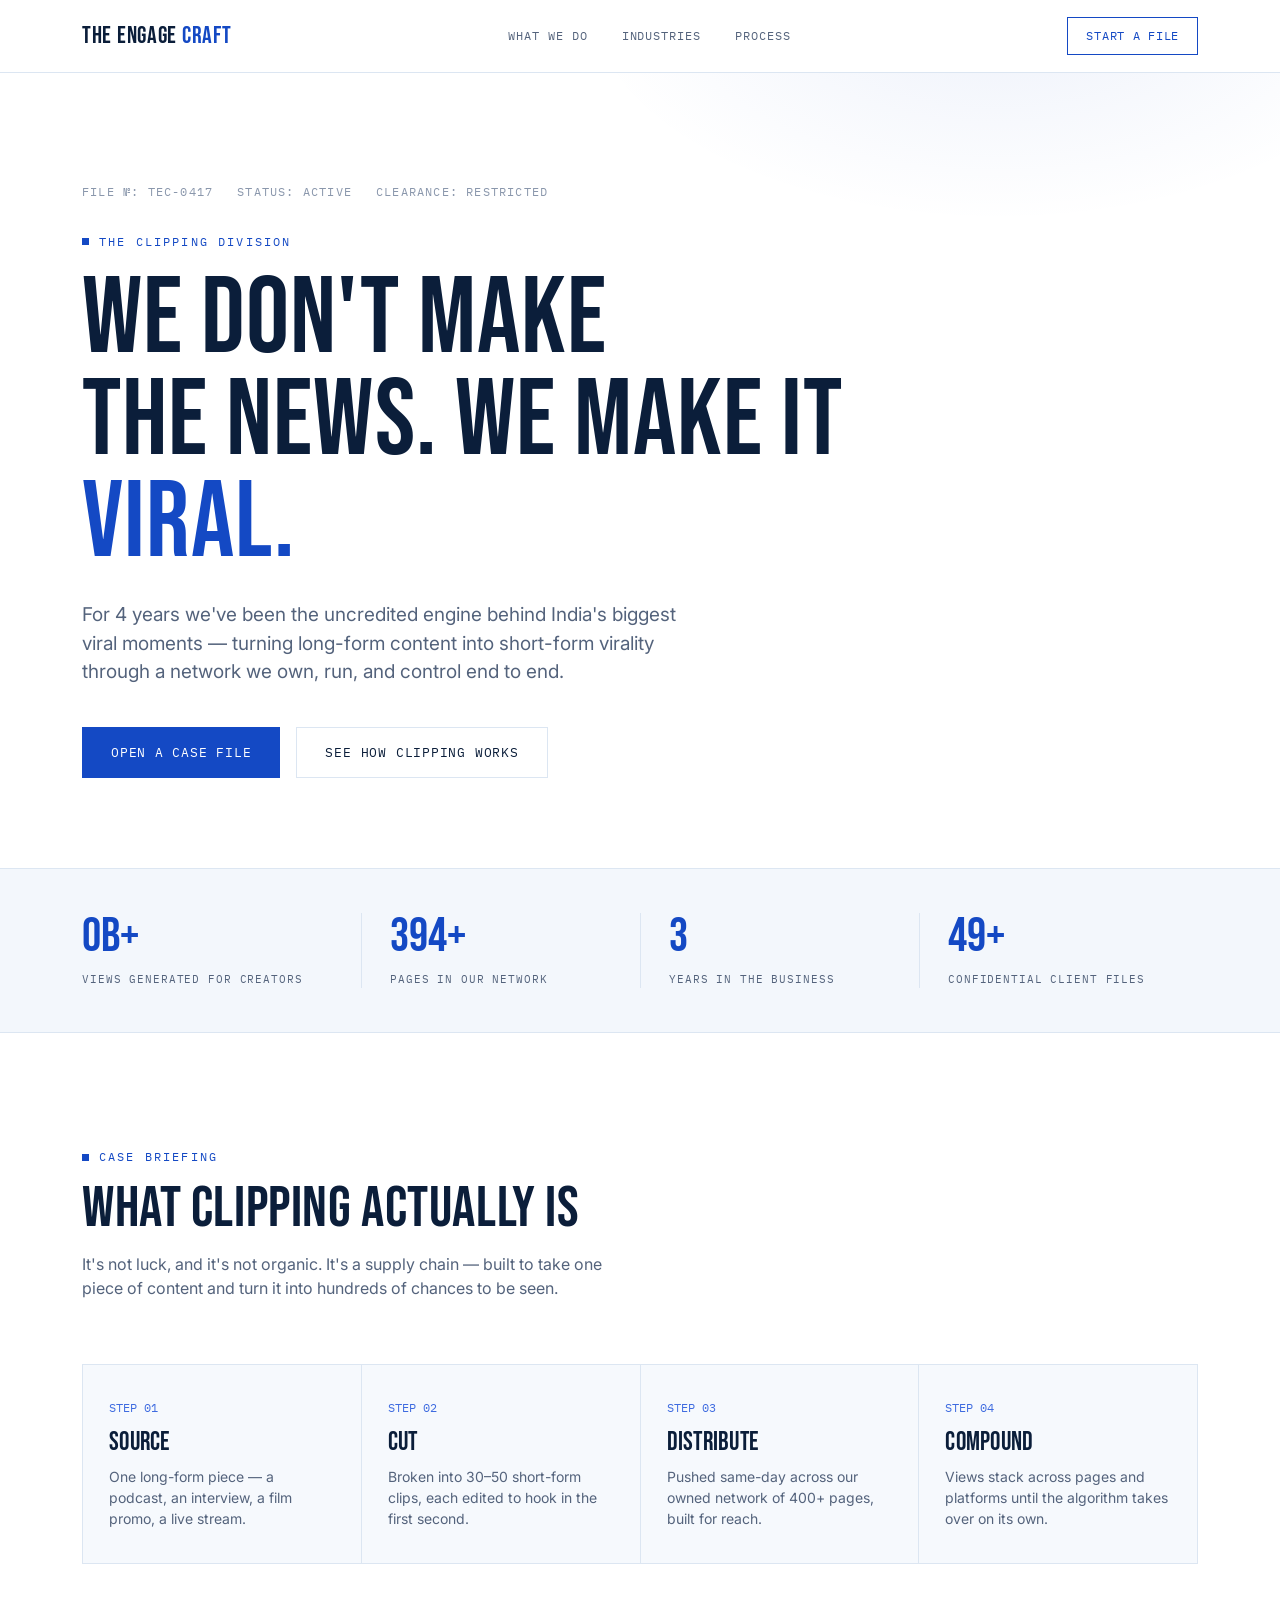
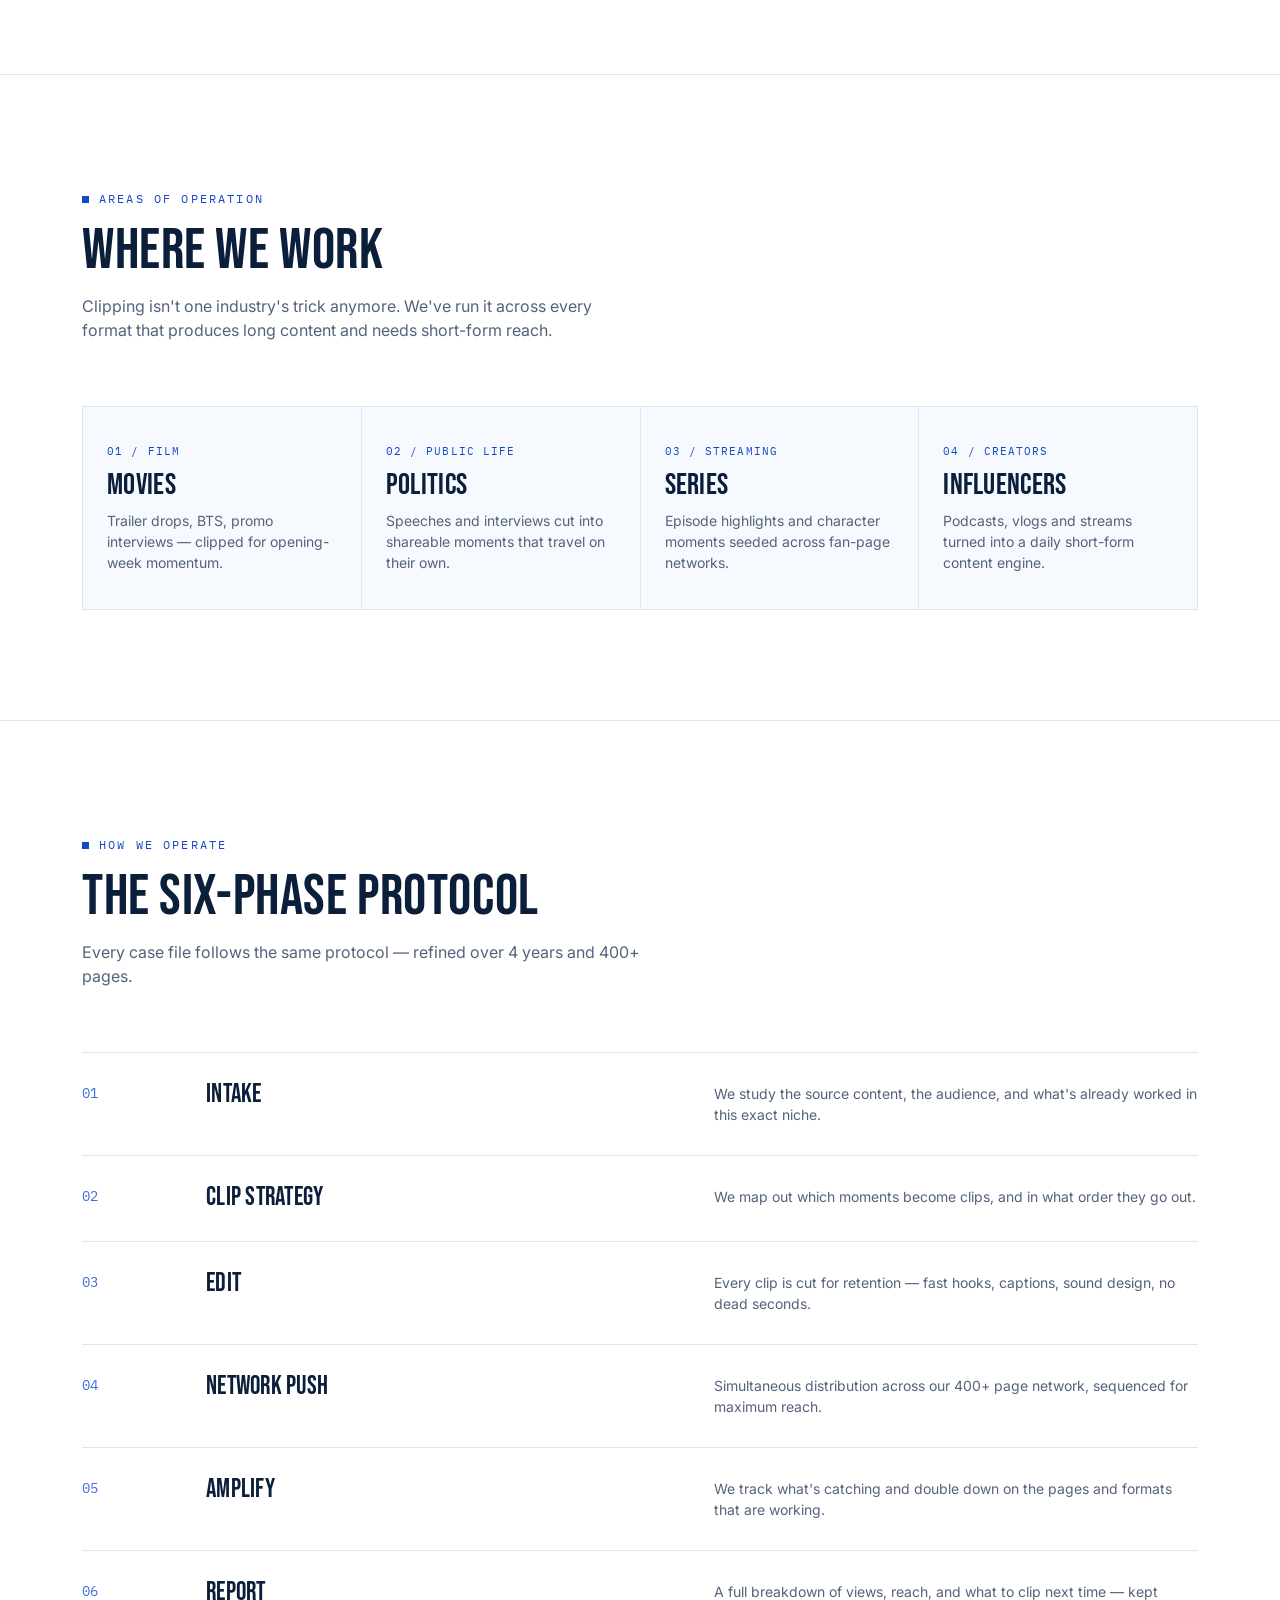
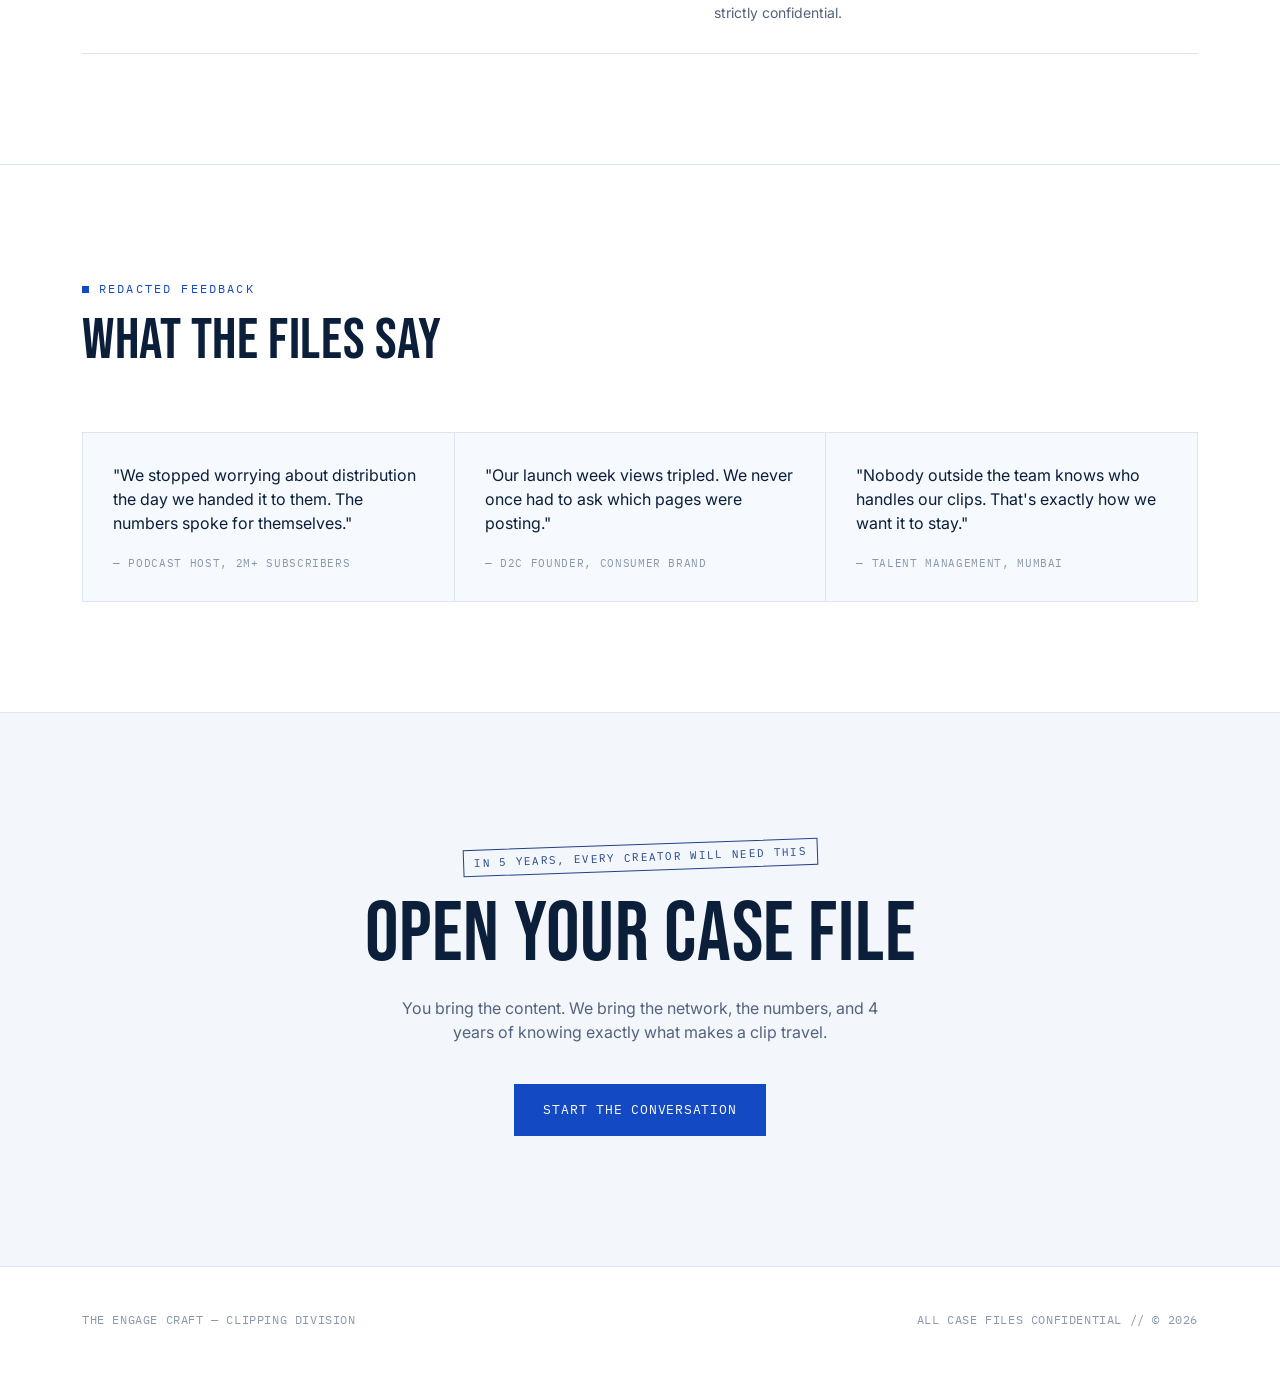
<file: clips.html>
<!DOCTYPE html>
<html lang="en">
<head>
<meta charset="UTF-8">
<meta name="viewport" content="width=device-width, initial-scale=1.0">
<title>The Engage Craft — Clipping & Viral Distribution</title>
<link rel="preconnect" href="https://fonts.googleapis.com">
<link href="https://fonts.googleapis.com/css2?family=Bebas+Neue&family=IBM+Plex+Mono:wght@400;500;600&family=Inter:wght@400;500;600;700;800&display=swap" rel="stylesheet">
<style>
  :root{
    --bg:#FFFFFF;
    --bg-alt:#F3F7FC;
    --surface:#F6F9FD;
    --surface-2:#EBF1FA;
    --line:#DCE6F2;
    --text:#0B1E3A;
    --muted:#54637C;
    --muted-2:#8A97AC;
    --blue:#1449C4;
    --blue-deep:#0B2E7A;
    --blue-light:#3E6BE0;
    --display: 'Bebas Neue', sans-serif;
    --mono: 'IBM Plex Mono', monospace;
    --body: 'Inter', sans-serif;
  }
  *{box-sizing:border-box; margin:0; padding:0;}
  html{scroll-behavior:smooth;}
  body{
    background:var(--bg);
    color:var(--text);
    font-family:var(--body);
    line-height:1.5;
    overflow-x:hidden;
  }
  ::selection{ background:var(--blue); color:#fff; }
  a{color:inherit; text-decoration:none;}
  .wrap{ max-width:1180px; margin:0 auto; padding:0 32px; }
  .eyebrow{
    font-family:var(--mono);
    font-size:12px;
    letter-spacing:.18em;
    text-transform:uppercase;
    color:var(--blue);
    display:inline-flex;
    align-items:center;
    gap:10px;
  }
  .eyebrow::before{
    content:"";
    width:7px; height:7px;
    background:var(--blue);
    display:inline-block;
    animation: blink 1.6s infinite;
  }
  @keyframes blink{ 0%,100%{opacity:1;} 50%{opacity:.15;} }
  h1,h2,h3{ font-family:var(--display); font-weight:400; letter-spacing:.01em; line-height:.95; }
  .stamp{
    font-family:var(--mono);
    font-size:11px;
    letter-spacing:.12em;
    text-transform:uppercase;
    color:var(--blue-deep);
    border:1px solid var(--blue-deep);
    padding:4px 10px;
    display:inline-block;
    transform:rotate(-2deg);
    opacity:.9;
  }

  /* NAV */
  nav{
    position:sticky; top:0; z-index:100;
    background:rgba(255,255,255,.88);
    backdrop-filter:blur(10px);
    border-bottom:1px solid var(--line);
  }
  nav .wrap{ display:flex; align-items:center; justify-content:space-between; height:72px; }
  .logo{ font-family:var(--display); font-size:24px; letter-spacing:.03em; color:var(--text); }
  .logo span{ color:var(--blue); }
  .navlinks{ display:flex; gap:34px; font-family:var(--mono); font-size:12px; letter-spacing:.08em; text-transform:uppercase; color:var(--muted); }
  .navlinks a:hover{ color:var(--blue); }
  .nav-cta{
    font-family:var(--mono); font-size:12px; letter-spacing:.06em; text-transform:uppercase;
    border:1px solid var(--blue); color:var(--blue); padding:9px 18px;
    transition:.2s;
  }
  .nav-cta:hover{ background:var(--blue); color:#fff; }
  @media (max-width:820px){ .navlinks{ display:none; } }

  /* HERO */
  .hero{
    padding:110px 0 90px;
    position:relative;
    border-bottom:1px solid var(--line);
    background:
      radial-gradient(ellipse 700px 380px at 78% -10%, rgba(20,73,196,.08), transparent 60%);
  }
  .case-id{
    font-family:var(--mono); font-size:12px; color:var(--muted-2); letter-spacing:.1em;
    display:flex; gap:24px; margin-bottom:26px; flex-wrap:wrap;
  }
  .hero h1{
    font-size:clamp(52px, 8.4vw, 108px);
    text-transform:uppercase;
    margin:18px 0 26px;
    max-width:920px;
    color:var(--text);
  }
  .hero h1 em{ font-style:normal; color:var(--blue); }
  .hero p.lede{
    font-size:19px; color:var(--muted); max-width:600px; margin-bottom:40px;
    font-weight:400;
  }
  .hero-cta{ display:flex; gap:16px; flex-wrap:wrap; }
  .btn{
    font-family:var(--mono); font-size:13px; letter-spacing:.06em; text-transform:uppercase;
    padding:15px 28px; display:inline-block; transition:.2s; cursor:pointer; border:1px solid transparent;
  }
  .btn-solid{ background:var(--blue); color:#fff; }
  .btn-solid:hover{ background:var(--blue-deep); }
  .btn-line{ border-color:var(--line); color:var(--text); }
  .btn-line:hover{ border-color:var(--blue); color:var(--blue); }

  /* STAT STRIP */
  .stats{
    border-bottom:1px solid var(--line);
    background:var(--bg-alt);
  }
  .stats .wrap{
    display:grid; grid-template-columns:repeat(4,1fr);
    padding:44px 32px;
  }
  .stat{ border-left:1px solid var(--line); padding:0 28px; }
  .stat:first-child{ border-left:none; padding-left:0; }
  .stat .num{
    font-family:var(--display); font-size:48px; color:var(--blue); line-height:1;
  }
  .stat .lbl{
    font-family:var(--mono); font-size:11px; letter-spacing:.08em; text-transform:uppercase; color:var(--muted); margin-top:10px;
  }
  @media (max-width:820px){ .stats .wrap{ grid-template-columns:repeat(2,1fr); gap:28px 0; } .stat{ border-left:none; padding-left:0; } }

  /* SECTION SHELL */
  section{ padding:110px 0; border-bottom:1px solid var(--line); }
  .section-head{ max-width:640px; margin-bottom:64px; }
  .section-head h2{ font-size:clamp(36px,5vw,58px); text-transform:uppercase; margin-top:14px; color:var(--text); }
  .section-head p{ color:var(--muted); font-size:16px; margin-top:16px; max-width:560px; }

  /* PIPELINE */
  .pipeline{
    display:grid; grid-template-columns:repeat(4,1fr); gap:1px;
    background:var(--line); border:1px solid var(--line);
  }
  .pipe-step{
    background:var(--surface); padding:34px 26px; position:relative;
  }
  .pipe-step .n{ font-family:var(--mono); color:var(--blue-light); font-size:12px; }
  .pipe-step h3{ font-size:26px; text-transform:uppercase; margin:14px 0 10px; color:var(--text); }
  .pipe-step p{ color:var(--muted); font-size:14px; }
  .pipe-step:not(:last-child)::after{
    content:"→"; position:absolute; right:-14px; top:50%; transform:translateY(-50%);
    color:var(--blue); font-family:var(--mono); font-size:18px; z-index:2; display:none;
  }
  @media (min-width:821px){ .pipe-step:not(:last-child)::after{ display:block; } }
  @media (max-width:820px){ .pipeline{ grid-template-columns:1fr; } }

  /* INDUSTRIES */
  .industry-grid{ display:grid; grid-template-columns:repeat(4,1fr); gap:1px; background:var(--line); border:1px solid var(--line); }
  .industry-card{ background:var(--surface); padding:36px 24px; text-align:left; }
  .industry-card .ico{ font-family:var(--mono); font-size:11px; color:var(--blue); letter-spacing:.1em; text-transform:uppercase;}
  .industry-card h3{ font-size:30px; text-transform:uppercase; margin:12px 0 10px; color:var(--text); }
  .industry-card p{ color:var(--muted); font-size:14px; }
  @media (max-width:820px){ .industry-grid{ grid-template-columns:repeat(2,1fr); } }

  /* PROCESS */
  .process-list{ display:flex; flex-direction:column; }
  .process-row{
    display:grid; grid-template-columns:100px 1fr 1fr; gap:24px; padding:30px 0; border-top:1px solid var(--line); align-items:start;
  }
  .process-row:last-child{ border-bottom:1px solid var(--line); }
  .process-row .pnum{ font-family:var(--mono); color:var(--blue-light); font-size:14px; }
  .process-row h3{ font-size:26px; text-transform:uppercase; color:var(--text); }
  .process-row p{ color:var(--muted); font-size:14px; }
  @media (max-width:820px){ .process-row{ grid-template-columns:1fr; gap:8px; } }

  /* TESTIMONIALS */
  .testi-grid{ display:grid; grid-template-columns:repeat(3,1fr); gap:1px; background:var(--line); border:1px solid var(--line); }
  .testi-card{ background:var(--surface); padding:30px; }
  .testi-card p.quote{ font-size:16px; color:var(--text); margin-bottom:20px; }
  .testi-card .who{ font-family:var(--mono); font-size:11px; color:var(--muted-2); text-transform:uppercase; letter-spacing:.06em; }
  @media (max-width:820px){ .testi-grid{ grid-template-columns:1fr; } }

  /* CTA */
  .cta-section{ text-align:center; padding:130px 0; border-bottom:none; background:var(--bg-alt); }
  .cta-section h2{ font-size:clamp(40px,7vw,84px); text-transform:uppercase; margin-bottom:22px; color:var(--text); }
  .cta-section p{ color:var(--muted); max-width:520px; margin:0 auto 40px; }

  footer{ padding:44px 0; }
  footer .wrap{ display:flex; justify-content:space-between; align-items:center; flex-wrap:wrap; gap:16px; }
  footer .fmono{ font-family:var(--mono); font-size:12px; color:var(--muted-2); letter-spacing:.05em; }

  .reveal{ opacity:0; transform:translateY(18px); transition:opacity .7s ease, transform .7s ease; }
  .reveal.in{ opacity:1; transform:translateY(0); }
</style>
</head>
<body>

<nav>
  <div class="wrap">
    <div class="logo">THE ENGAGE <span>CRAFT</span></div>
    <div class="navlinks">
      <a href="#clipping">What We Do</a>
      <a href="#industries">Industries</a>
      <a href="#process">Process</a>
    </div>
    <a href="mailto:biing@theengagecraft.com" class="nav-cta">Start a File</a>
  </div>
</nav>

<section class="hero">
  <div class="wrap">
    <div class="case-id">
      <span>FILE №: TEC-0417</span>
      <span>STATUS: ACTIVE</span>
      <span>CLEARANCE: RESTRICTED</span>
    </div>
    <span class="eyebrow">The Clipping Division</span>
    <h1>WE DON'T MAKE<br>THE NEWS. WE MAKE IT <em>VIRAL.</em></h1>
    <p class="lede">For 4 years we've been the uncredited engine behind India's biggest viral moments — turning long-form content into short-form virality through a network we own, run, and control end to end.</p>
    <div class="hero-cta">
      <a href="mailto:biing@theengagecraft.com" class="btn btn-solid">Open a Case File</a>
      <a href="#clipping" class="btn btn-line">See How Clipping Works</a>
    </div>
  </div>
</section>

<section class="stats" style="padding:0;">
  <div class="wrap">
    <div class="stat">
      <div class="num" data-count="1">1B+</div>
      <div class="lbl">Views Generated For Creators</div>
    </div>
    <div class="stat">
      <div class="num" data-count="400">400+</div>
      <div class="lbl">Pages In Our Network</div>
    </div>
    <div class="stat">
      <div class="num" data-count="4">4</div>
      <div class="lbl">Years In The Business</div>
    </div>
    <div class="stat">
      <div class="num" data-count="0">50+</div>
      <div class="lbl">Confidential Client Files</div>
    </div>
  </div>
</section>

<section id="clipping">
  <div class="wrap">
    <div class="section-head reveal">
      <span class="eyebrow">Case Briefing</span>
      <h2>What Clipping Actually Is</h2>
      <p>It's not luck, and it's not organic. It's a supply chain — built to take one piece of content and turn it into hundreds of chances to be seen.</p>
    </div>
    <div class="pipeline">
      <div class="pipe-step reveal">
        <div class="n">STEP 01</div>
        <h3>Source</h3>
        <p>One long-form piece — a podcast, an interview, a film promo, a live stream.</p>
      </div>
      <div class="pipe-step reveal">
        <div class="n">STEP 02</div>
        <h3>Cut</h3>
        <p>Broken into 30–50 short-form clips, each edited to hook in the first second.</p>
      </div>
      <div class="pipe-step reveal">
        <div class="n">STEP 03</div>
        <h3>Distribute</h3>
        <p>Pushed same-day across our owned network of 400+ pages, built for reach.</p>
      </div>
      <div class="pipe-step reveal">
        <div class="n">STEP 04</div>
        <h3>Compound</h3>
        <p>Views stack across pages and platforms until the algorithm takes over on its own.</p>
      </div>
    </div>
  </div>
</section>

<section id="industries">
  <div class="wrap">
    <div class="section-head reveal">
      <span class="eyebrow">Areas Of Operation</span>
      <h2>Where We Work</h2>
      <p>Clipping isn't one industry's trick anymore. We've run it across every format that produces long content and needs short-form reach.</p>
    </div>
    <div class="industry-grid">
      <div class="industry-card reveal">
        <div class="ico">01 / Film</div>
        <h3>Movies</h3>
        <p>Trailer drops, BTS, promo interviews — clipped for opening-week momentum.</p>
      </div>
      <div class="industry-card reveal">
        <div class="ico">02 / Public Life</div>
        <h3>Politics</h3>
        <p>Speeches and interviews cut into shareable moments that travel on their own.</p>
      </div>
      <div class="industry-card reveal">
        <div class="ico">03 / Streaming</div>
        <h3>Series</h3>
        <p>Episode highlights and character moments seeded across fan-page networks.</p>
      </div>
      <div class="industry-card reveal">
        <div class="ico">04 / Creators</div>
        <h3>Influencers</h3>
        <p>Podcasts, vlogs and streams turned into a daily short-form content engine.</p>
      </div>
    </div>
  </div>
</section>

<section id="process">
  <div class="wrap">
    <div class="section-head reveal">
      <span class="eyebrow">How We Operate</span>
      <h2>The Six-Phase Protocol</h2>
      <p>Every case file follows the same protocol — refined over 4 years and 400+ pages.</p>
    </div>
    <div class="process-list">
      <div class="process-row reveal">
        <div class="pnum">01</div>
        <h3>Intake</h3>
        <p>We study the source content, the audience, and what's already worked in this exact niche.</p>
      </div>
      <div class="process-row reveal">
        <div class="pnum">02</div>
        <h3>Clip Strategy</h3>
        <p>We map out which moments become clips, and in what order they go out.</p>
      </div>
      <div class="process-row reveal">
        <div class="pnum">03</div>
        <h3>Edit</h3>
        <p>Every clip is cut for retention — fast hooks, captions, sound design, no dead seconds.</p>
      </div>
      <div class="process-row reveal">
        <div class="pnum">04</div>
        <h3>Network Push</h3>
        <p>Simultaneous distribution across our 400+ page network, sequenced for maximum reach.</p>
      </div>
      <div class="process-row reveal">
        <div class="pnum">05</div>
        <h3>Amplify</h3>
        <p>We track what's catching and double down on the pages and formats that are working.</p>
      </div>
      <div class="process-row reveal">
        <div class="pnum">06</div>
        <h3>Report</h3>
        <p>A full breakdown of views, reach, and what to clip next time — kept strictly confidential.</p>
      </div>
    </div>
  </div>
</section>

<section id="testimonials">
  <div class="wrap">
    <div class="section-head reveal">
      <span class="eyebrow">Redacted Feedback</span>
      <h2>What The Files Say</h2>
    </div>
    <div class="testi-grid">
      <div class="testi-card reveal">
        <p class="quote">"We stopped worrying about distribution the day we handed it to them. The numbers spoke for themselves."</p>
        <div class="who">— Podcast Host, 2M+ Subscribers</div>
      </div>
      <div class="testi-card reveal">
        <p class="quote">"Our launch week views tripled. We never once had to ask which pages were posting."</p>
        <div class="who">— D2C Founder, Consumer Brand</div>
      </div>
      <div class="testi-card reveal">
        <p class="quote">"Nobody outside the team knows who handles our clips. That's exactly how we want it to stay."</p>
        <div class="who">— Talent Management, Mumbai</div>
      </div>
    </div>
  </div>
</section>

<section class="cta-section reveal" id="contact" style="border-bottom:1px solid var(--line);">
  <div class="wrap">
    <span class="stamp">In 5 Years, Every Creator Will Need This</span>
    <h2 style="margin-top:24px;">Open Your Case File</h2>
    <p>You bring the content. We bring the network, the numbers, and 4 years of knowing exactly what makes a clip travel.</p>
    <a href="mailto:biing@theengagecraft.com" class="btn btn-solid">Start The Conversation</a>
  </div>
</section>

<footer>
  <div class="wrap">
    <div class="fmono">THE ENGAGE CRAFT — CLIPPING DIVISION</div>
    <div class="fmono">ALL CASE FILES CONFIDENTIAL // © 2026</div>
  </div>
</footer>

<script>
  const observer = new IntersectionObserver((entries)=>{
    entries.forEach(e=>{ if(e.isIntersecting){ e.target.classList.add('in'); } });
  }, { threshold:.12 });
  document.querySelectorAll('.reveal').forEach(el=>observer.observe(el));

  function animateCount(el, target, suffix, duration){
    const startTime = performance.now();
    function step(now){
      const progress = Math.min((now-startTime)/duration, 1);
      const eased = 1 - Math.pow(1-progress, 3);
      const val = Math.floor(eased * target);
      el.textContent = val + suffix;
      if(progress < 1) requestAnimationFrame(step);
      else el.textContent = target + suffix;
    }
    requestAnimationFrame(step);
  }
  const statTargets = [
    { val:1, suffix:'B+' },
    { val:400, suffix:'+' },
    { val:4, suffix:'' },
    { val:50, suffix:'+' }
  ];
  const statEls = document.querySelectorAll('.stat .num');
  let statsAnimated = false;
  const statsSection = document.querySelector('.stats');
  const statObserver = new IntersectionObserver((entries)=>{
    entries.forEach(e=>{
      if(e.isIntersecting && !statsAnimated){
        statsAnimated = true;
        statEls.forEach((el,i)=>animateCount(el, statTargets[i].val, statTargets[i].suffix, 1400));
      }
    });
  }, { threshold:.4 });
  if(statsSection) statObserver.observe(statsSection);
</script>

</body>
</html>
</file>
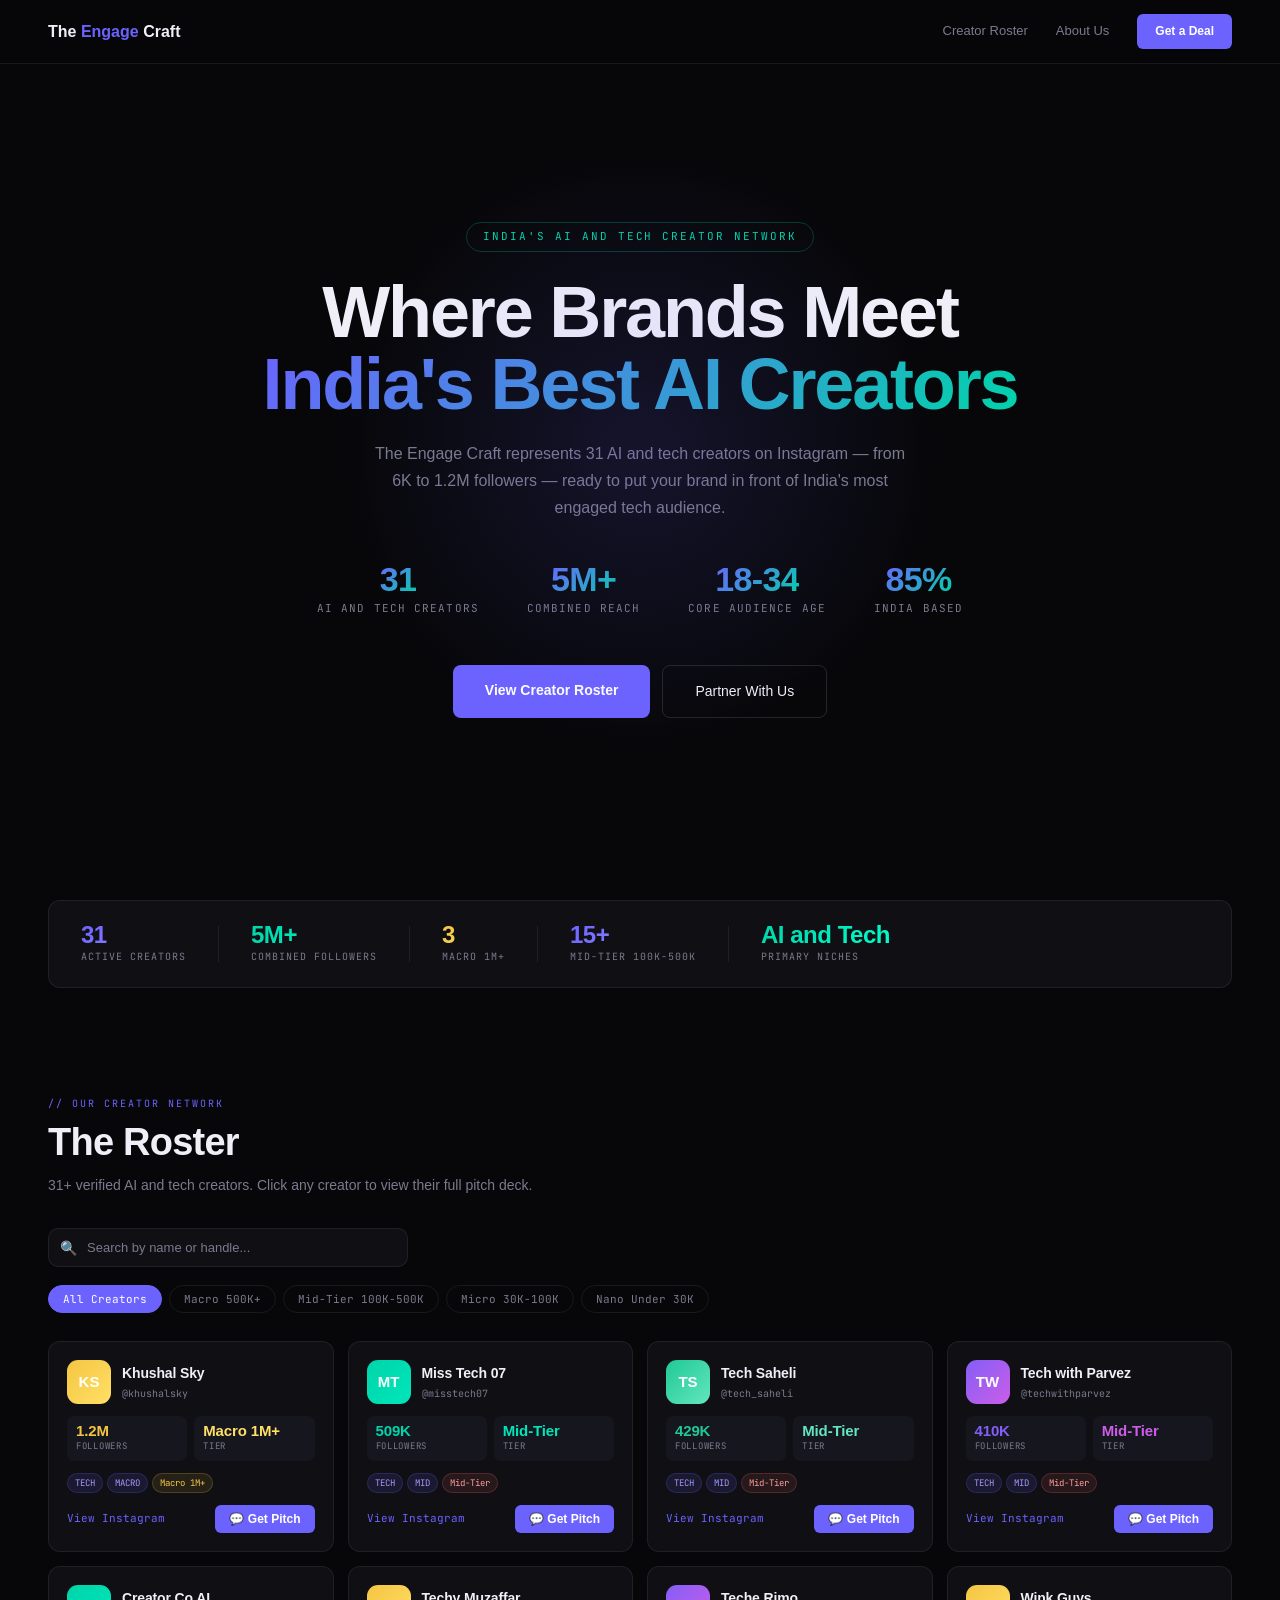
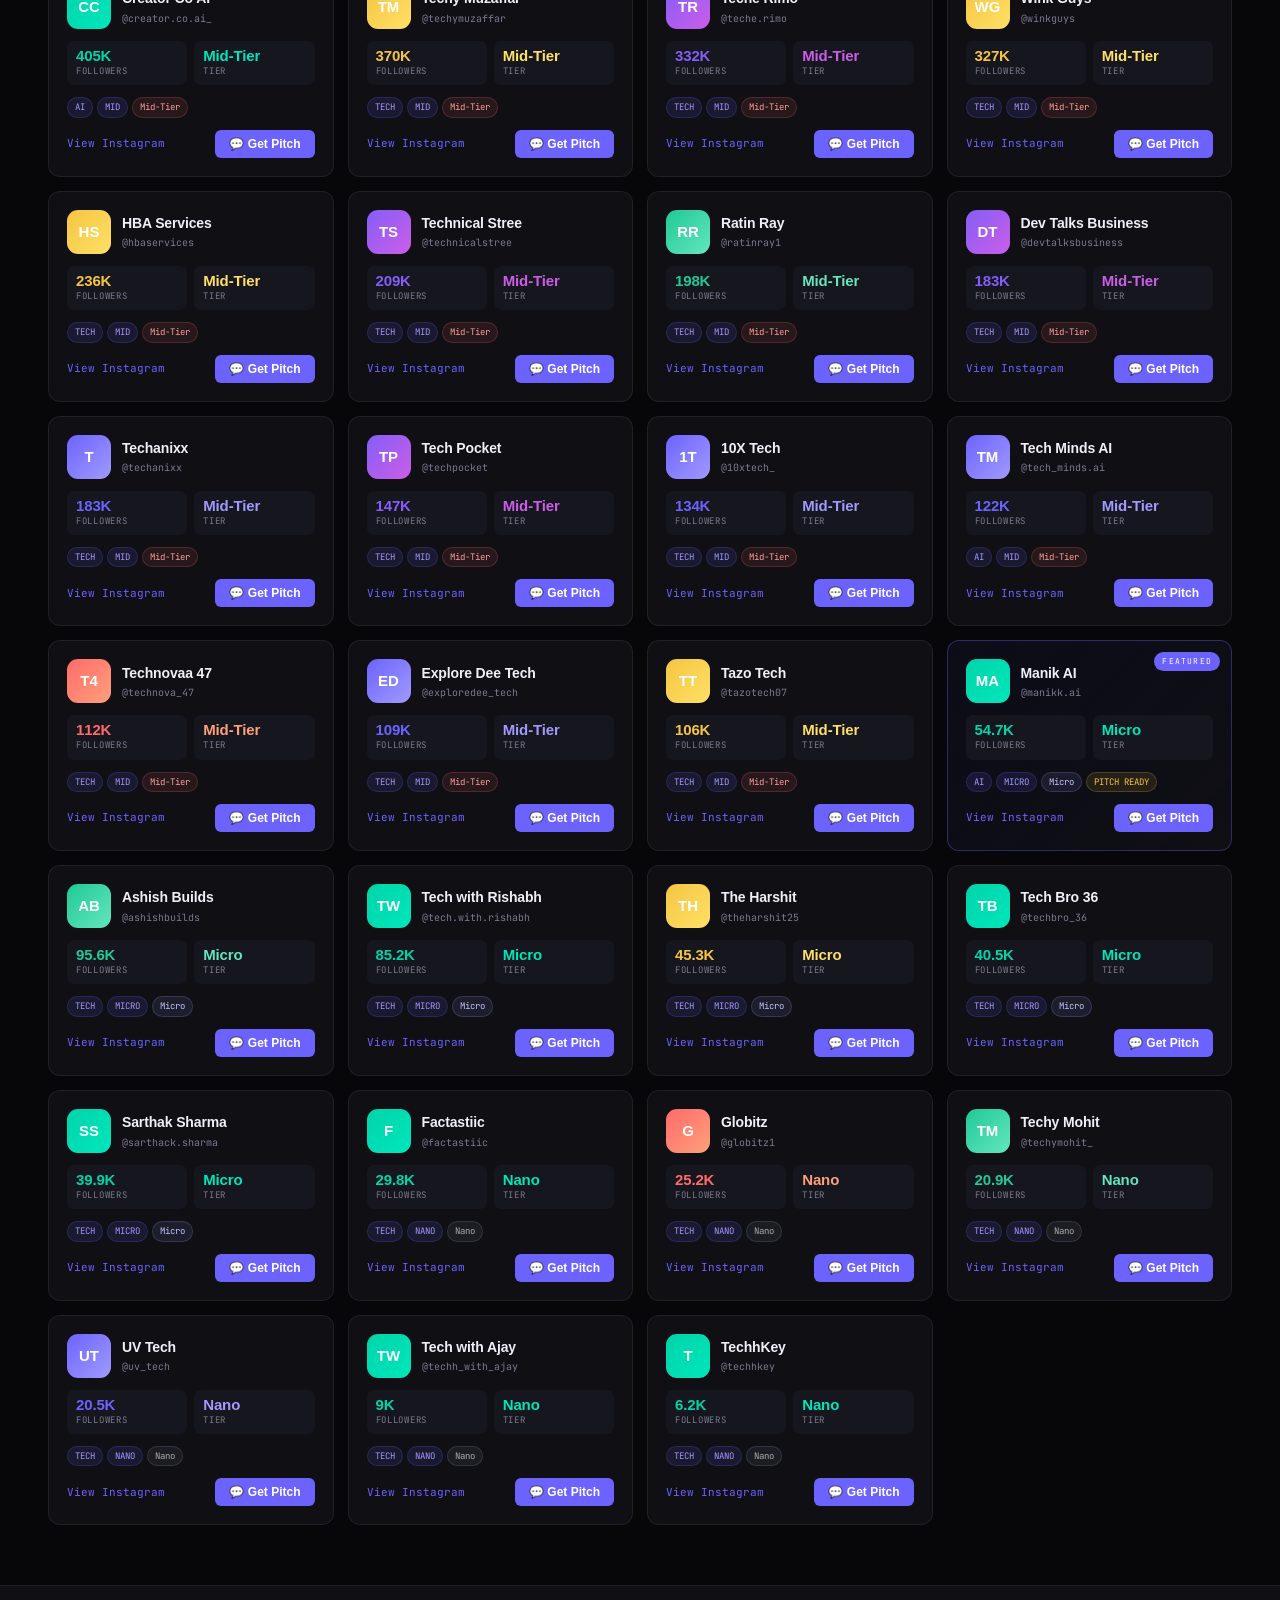
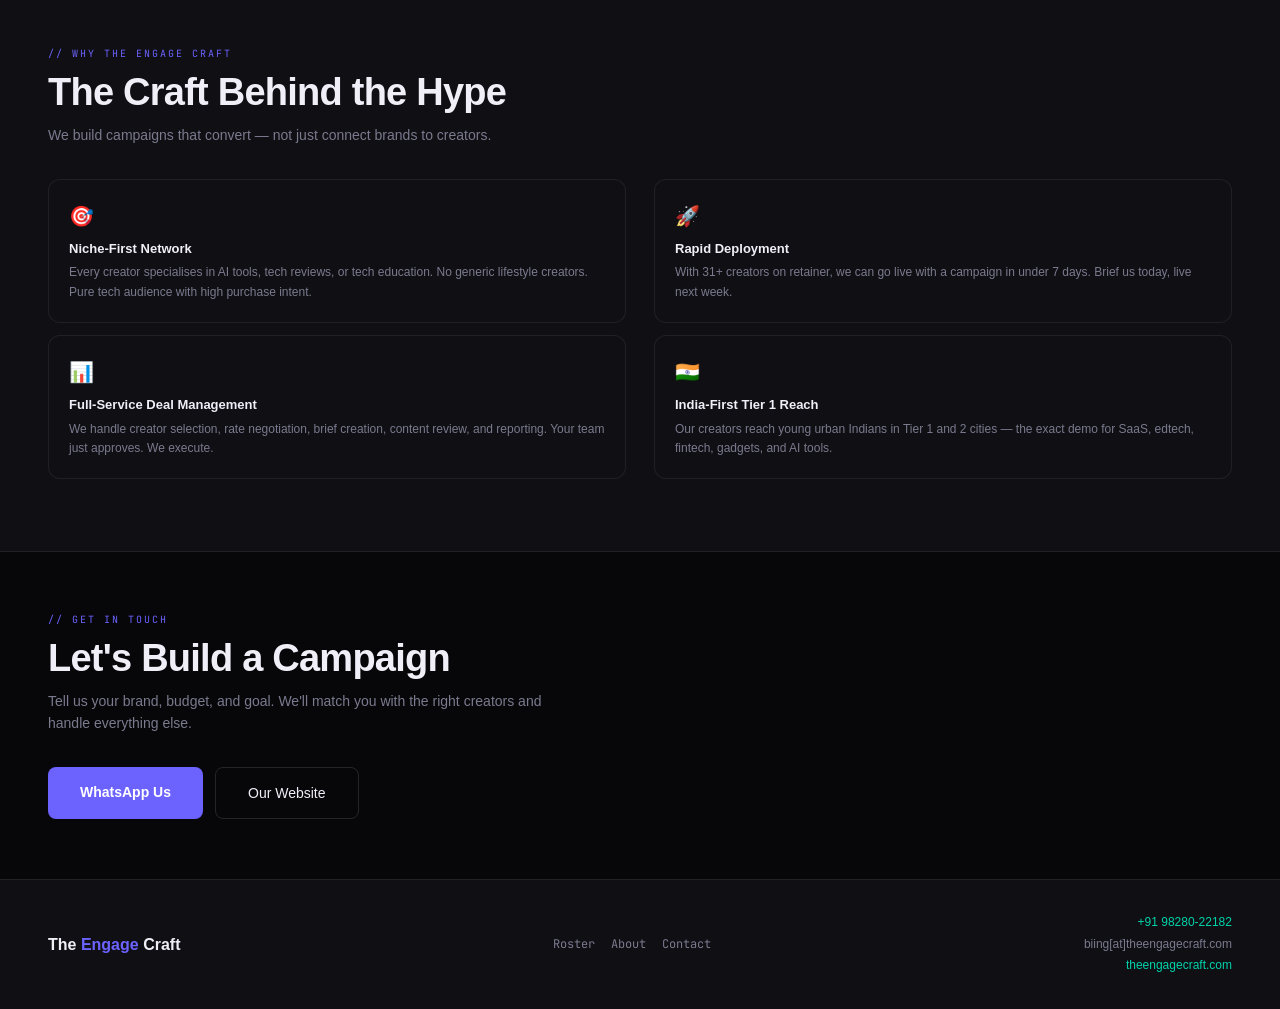
<file: creators.html>
<!DOCTYPE html>
<html lang="en">
<head>
<meta charset="UTF-8">
<meta name="viewport" content="width=device-width, initial-scale=1.0">
<title>The Engage Craft — AI and Tech Creator Roster</title>
<link href="https://fonts.googleapis.com/css2?family=Satoshi:wght@300;400;500;700&family=JetBrains+Mono:wght@400;500&display=swap" rel="stylesheet">
<script async src="https://www.instagram.com/embed.js"></script>
<style>
*{box-sizing:border-box;margin:0;padding:0}
:root{
  --bg:#07070a;--surface:#0f0f14;--surface2:#16161e;--surface3:#1c1c26;
  --accent:#6c63ff;--accent2:#00d4aa;--gold:#f5c542;
  --text:#f0eff8;--muted:#7b7a8e;--border:rgba(255,255,255,0.07);--border2:rgba(255,255,255,0.12);
}
html{scroll-behavior:smooth}
body{background:var(--bg);color:var(--text);font-family:'Satoshi',sans-serif;font-size:14px;line-height:1.6;overflow-x:hidden}
.grad{background:linear-gradient(135deg,#6c63ff,#00d4aa);-webkit-background-clip:text;-webkit-text-fill-color:transparent;background-clip:text}

/* NAV */
nav{position:fixed;top:0;left:0;right:0;z-index:100;background:rgba(7,7,10,0.92);backdrop-filter:blur(16px);border-bottom:1px solid var(--border);padding:14px 48px;display:flex;align-items:center;justify-content:space-between}
.nav-logo{font-weight:700;font-size:16px}.nav-logo span{color:var(--accent)}
.nav-links{display:flex;gap:28px;align-items:center}
.nav-link{font-size:13px;color:var(--muted);text-decoration:none}.nav-link:hover{color:var(--text)}
.nav-cta{background:var(--accent);color:#fff;padding:8px 18px;border-radius:6px;font-size:12px;font-weight:600;text-decoration:none}

/* HERO */
.hero{min-height:100vh;display:flex;flex-direction:column;align-items:center;justify-content:center;text-align:center;padding:120px 48px 80px;position:relative;overflow:hidden}
.hero-glow{position:absolute;width:600px;height:600px;border-radius:50%;background:radial-gradient(circle,rgba(108,99,255,.14) 0%,transparent 70%);top:50%;left:50%;transform:translate(-50%,-50%);pointer-events:none}
.hero-tag{font-family:'JetBrains Mono',monospace;font-size:11px;letter-spacing:.18em;text-transform:uppercase;color:var(--accent2);border:1px solid rgba(0,212,170,.25);padding:5px 16px;border-radius:20px;margin-bottom:24px;display:inline-block}
.hero h1{font-size:clamp(36px,6vw,72px);font-weight:700;line-height:1.0;letter-spacing:-.03em;margin-bottom:20px;max-width:860px}
.hero-sub{font-size:16px;color:var(--muted);max-width:540px;margin:0 auto 40px;font-weight:300;line-height:1.7}
.hero-stats{display:flex;gap:48px;justify-content:center;flex-wrap:wrap;margin-bottom:48px}
.hs-n{font-size:34px;font-weight:700;letter-spacing:-.02em;line-height:1}
.hs-l{font-size:11px;color:var(--muted);margin-top:4px;font-family:'JetBrains Mono',monospace;text-transform:uppercase;letter-spacing:.1em}
.hero-btns{display:flex;gap:12px;justify-content:center;flex-wrap:wrap}
.btn-p{background:var(--accent);color:#fff;padding:14px 32px;border-radius:8px;font-weight:600;font-size:14px;text-decoration:none}
.btn-s{background:transparent;color:var(--text);padding:14px 32px;border-radius:8px;font-weight:500;font-size:14px;text-decoration:none;border:1px solid var(--border2)}

/* TOTALS */
.totals{background:var(--surface);border:1px solid var(--border);border-radius:12px;padding:22px 32px;display:flex;gap:32px;flex-wrap:wrap;align-items:center;margin:0 48px 48px}
.t-item{display:flex;flex-direction:column;gap:2px}
.t-n{font-weight:700;font-size:24px;letter-spacing:-.02em;line-height:1}
.t-n.pu{background:linear-gradient(135deg,#6c63ff,#a09aff);-webkit-background-clip:text;-webkit-text-fill-color:transparent;background-clip:text}
.t-n.gr{background:linear-gradient(135deg,#00d4aa,#00ffcc);-webkit-background-clip:text;-webkit-text-fill-color:transparent;background-clip:text}
.t-n.go{background:linear-gradient(135deg,#f5c542,#ffdb6e);-webkit-background-clip:text;-webkit-text-fill-color:transparent;background-clip:text}
.t-l{font-size:10px;color:var(--muted);font-family:'JetBrains Mono',monospace;text-transform:uppercase;letter-spacing:.1em}
.t-div{width:1px;height:36px;background:var(--border);align-self:center}

/* SECTION */
.sec{padding:60px 48px}
.sec-ey{font-family:'JetBrains Mono',monospace;font-size:10px;letter-spacing:.2em;text-transform:uppercase;color:var(--accent);margin-bottom:10px}
.sec-ti{font-size:clamp(24px,4vw,38px);font-weight:700;letter-spacing:-.02em;line-height:1.1;margin-bottom:10px}
.sec-su{font-size:14px;color:var(--muted);max-width:500px;margin-bottom:32px;font-weight:300}

/* SEARCH */
.search-wrap{position:relative;max-width:360px;margin-bottom:18px}
.search-input{width:100%;background:var(--surface);border:1px solid var(--border);border-radius:10px;padding:11px 16px 11px 38px;color:var(--text);font-size:13px;font-family:'Satoshi',sans-serif;outline:none}
.search-input:focus{border-color:var(--accent)}
.search-input::placeholder{color:var(--muted)}
.s-icon{position:absolute;left:12px;top:50%;transform:translateY(-50%);color:var(--muted);font-size:14px;pointer-events:none}

/* TABS */
.tabs{display:flex;gap:7px;flex-wrap:wrap;margin-bottom:28px}
.tab{font-family:'JetBrains Mono',monospace;font-size:11px;padding:6px 14px;border-radius:20px;border:1px solid var(--border);color:var(--muted);cursor:pointer;background:transparent;transition:all .2s}
.tab.on{background:var(--accent);border-color:var(--accent);color:#fff}
.tab:hover:not(.on){border-color:var(--accent2);color:var(--accent2)}

/* GRID */
.grid{display:grid;grid-template-columns:repeat(auto-fill,minmax(276px,1fr));gap:14px}

/* CARD */
.card{background:var(--surface);border:1px solid var(--border);border-radius:12px;padding:18px;position:relative;overflow:hidden;transition:border-color .2s,transform .2s;cursor:default}
.card:hover{border-color:rgba(108,99,255,.5);transform:translateY(-2px)}
.card.feat{border-color:rgba(108,99,255,.35);background:linear-gradient(135deg,rgba(108,99,255,.06),var(--surface))}
.feat-b{position:absolute;top:11px;right:11px;font-family:'JetBrains Mono',monospace;font-size:8px;letter-spacing:.15em;padding:3px 8px;background:var(--accent);color:#fff;border-radius:20px}
.c-top{display:flex;align-items:center;gap:11px;margin-bottom:12px}
.c-av{width:44px;height:44px;border-radius:11px;display:flex;align-items:center;justify-content:center;font-weight:700;font-size:15px;color:#fff;flex-shrink:0}
.c-nm{font-weight:600;font-size:14px;margin-bottom:1px;letter-spacing:-.01em}
.c-hd{font-family:'JetBrains Mono',monospace;font-size:10px;color:var(--muted)}
.c-stats{display:grid;grid-template-columns:1fr 1fr;gap:7px;margin-bottom:12px}
.c-st{background:var(--surface2);border-radius:7px;padding:7px 9px}
.c-sn{font-weight:700;font-size:15px;letter-spacing:-.01em;line-height:1;margin-bottom:1px}
.c-sl{font-size:9px;color:var(--muted);font-family:'JetBrains Mono',monospace;text-transform:uppercase;letter-spacing:.08em}
.c-tags{display:flex;gap:4px;flex-wrap:wrap;margin-bottom:12px}
.ctag{font-size:9px;padding:2px 7px;border-radius:20px;font-family:'JetBrains Mono',monospace}
.tai{background:rgba(108,99,255,.12);color:#a09aff;border:1px solid rgba(108,99,255,.2)}
.tte{background:rgba(0,212,170,.1);color:#00d4aa;border:1px solid rgba(0,212,170,.2)}
.tma{background:rgba(245,197,66,.1);color:#f5c542;border:1px solid rgba(245,197,66,.2)}
.tmi{background:rgba(255,107,107,.1);color:#ff9a9a;border:1px solid rgba(255,107,107,.2)}
.tmc{background:rgba(160,154,255,.1);color:#c4c0ff;border:1px solid rgba(160,154,255,.2)}
.tna{background:rgba(150,150,180,.1);color:#aaa;border:1px solid rgba(150,150,180,.2)}
.c-foot{display:flex;align-items:center;justify-content:space-between;gap:8px}
.c-ig{font-size:11px;color:var(--accent);text-decoration:none;font-family:'JetBrains Mono',monospace}
.c-ig:hover{color:var(--accent2)}
.c-btn{font-size:12px;font-weight:600;padding:7px 14px;background:var(--accent);color:#fff;border-radius:6px;border:none;cursor:pointer;font-family:'Satoshi',sans-serif;flex-shrink:0}
.c-btn:hover{background:#5a52e0}
.c-btn:active{transform:scale(0.97)}

/* MODAL */
.ov{position:fixed;inset:0;background:rgba(7,7,10,.93);backdrop-filter:blur(10px);z-index:999;display:flex;align-items:center;justify-content:center;padding:16px}
.ov.off{display:none}
.mb{background:var(--surface);border:1px solid var(--border2);border-radius:16px;width:100%;max-width:780px;max-height:92vh;overflow-y:auto}
.mx-row{position:sticky;top:0;display:flex;justify-content:flex-end;padding:12px 16px 0;background:var(--surface);z-index:2}
.mx{background:var(--surface3);border:1px solid var(--border);color:var(--muted);width:30px;height:30px;border-radius:7px;cursor:pointer;font-size:15px;display:flex;align-items:center;justify-content:center;line-height:1}
.mx:hover{background:var(--accent);color:#fff;border-color:var(--accent)}
.mi{padding:0 24px 28px}

/* PITCH STYLES */
.ph{background:linear-gradient(135deg,#1a1040,#0d2a2a);border-radius:12px;padding:28px;margin-bottom:20px;position:relative;overflow:hidden}
.pt{font-family:'JetBrains Mono',monospace;font-size:9px;letter-spacing:.2em;text-transform:uppercase;color:var(--accent2);margin-bottom:9px}
.pn{font-size:clamp(24px,5vw,40px);font-weight:700;letter-spacing:-.02em;line-height:1.05;margin-bottom:9px}
.pb{font-size:12px;color:rgba(240,239,248,.6);line-height:1.7;max-width:500px;margin-bottom:16px;font-weight:300}
.pp{display:flex;gap:6px;flex-wrap:wrap}
.pi{font-size:10px;padding:3px 9px;border-radius:20px;font-family:'JetBrains Mono',monospace;border:1px solid rgba(108,99,255,.3);color:#a09aff;background:rgba(108,99,255,.1)}
.ps{font-size:11px;font-weight:600;letter-spacing:.1em;text-transform:uppercase;font-family:'JetBrains Mono',monospace;color:var(--muted);margin:18px 0 9px}
.mg{display:grid;grid-template-columns:repeat(4,1fr);gap:9px;margin-bottom:18px}
.mc{background:var(--surface2);border:1px solid var(--border);border-radius:9px;padding:11px 13px}
.mn{font-size:20px;font-weight:700;letter-spacing:-.02em;line-height:1;margin-bottom:2px}
.mn.gr{color:var(--accent2)}.mn.pu{color:#a09aff}.mn.go{color:var(--gold)}
.ml{font-size:9px;color:var(--muted);font-family:'JetBrains Mono',monospace;text-transform:uppercase;letter-spacing:.08em}
.ag{background:var(--surface2);border:1px solid var(--border);border-radius:9px;padding:14px;margin-bottom:18px}
.agr{display:grid;grid-template-columns:repeat(4,1fr);gap:8px;margin-top:9px;text-align:center}
.an{font-weight:700;font-size:17px;color:var(--accent2)}
.al{font-size:9px;color:var(--muted);font-family:'JetBrains Mono',monospace;text-transform:uppercase;letter-spacing:.08em;margin-top:2px}
.cg{display:grid;grid-template-columns:1fr 1fr;gap:9px;margin-bottom:18px}
.cc{background:var(--surface2);border:1px solid var(--border);border-radius:9px;padding:11px 13px}
.ci{font-size:15px;margin-bottom:5px}.ct{font-size:12px;font-weight:600;margin-bottom:3px}
.cb{font-size:11px;color:var(--muted);line-height:1.5}
.ncb{background:linear-gradient(135deg,rgba(245,197,66,.06),rgba(0,212,170,.04));border:1px solid rgba(245,197,66,.2);border-radius:9px;padding:14px 16px;margin-bottom:14px}
.nct{font-size:12px;font-weight:700;color:var(--gold);margin-bottom:5px}
.ncx{font-size:11px;color:rgba(240,239,248,.65);line-height:1.65}
.ncx strong{color:var(--text)}
.ncc{display:flex;gap:5px;flex-wrap:wrap;margin-top:9px}
.ncr{font-size:10px;padding:3px 9px;border-radius:20px;background:rgba(255,107,107,.08);color:#ff9a9a;border:1px solid rgba(255,107,107,.2);font-family:'JetBrains Mono',monospace}
.ncg{font-size:10px;padding:3px 9px;border-radius:20px;background:rgba(0,212,170,.08);color:var(--accent2);border:1px solid rgba(0,212,170,.2);font-family:'JetBrains Mono',monospace}
.vg{display:grid;grid-template-columns:1fr 1fr;gap:12px;margin-bottom:18px}
.vs{background:var(--surface2);border:1px solid var(--border);border-radius:9px;overflow:hidden}
.vl{font-size:10px;font-family:'JetBrains Mono',monospace;text-transform:uppercase;letter-spacing:.1em;color:var(--muted);padding:9px 11px 0;display:flex;align-items:center;gap:5px}
.vd{width:6px;height:6px;border-radius:50%;display:inline-block}
.rt{width:100%;border-collapse:collapse;margin-bottom:18px}
.rt th{background:var(--surface3);padding:8px 11px;text-align:left;font-size:10px;letter-spacing:.1em;text-transform:uppercase;font-family:'JetBrains Mono',monospace;color:var(--muted)}
.rt td{padding:10px 11px;border-bottom:1px solid var(--border);font-size:12px}
.rt tr:last-child td{border-bottom:none}
.rv{font-weight:700;color:var(--accent2)}.ry{font-weight:700;color:var(--gold)}
.ctab{background:linear-gradient(135deg,rgba(108,99,255,.11),rgba(0,212,170,.06));border:1px solid rgba(108,99,255,.2);border-radius:11px;padding:20px;text-align:center;margin-top:6px}
.ctat{font-size:16px;font-weight:700;margin-bottom:4px;letter-spacing:-.01em}
.ctas{font-size:12px;color:var(--muted);margin-bottom:13px}
.ctac{display:flex;gap:8px;justify-content:center;flex-wrap:wrap}
.chip{font-size:12px;padding:7px 14px;border-radius:8px;font-weight:500;text-decoration:none;display:inline-flex;align-items:center;gap:5px}
.cwa{background:rgba(37,211,102,.1);color:#25d366;border:1px solid rgba(37,211,102,.2)}
.cwb{background:rgba(0,212,170,.08);color:var(--accent2);border:1px solid rgba(0,212,170,.18)}

/* ABOUT */
.ag2{display:grid;grid-template-columns:1fr 1fr;gap:28px}
.ac{background:var(--surface);border:1px solid var(--border);border-radius:12px;padding:20px;margin-bottom:12px}
.ai{font-size:20px;margin-bottom:7px}.at{font-size:13px;font-weight:600;margin-bottom:4px}
.ab{font-size:12px;color:var(--muted);line-height:1.6}

/* FOOTER */
footer{background:var(--surface);border-top:1px solid var(--border);padding:32px 48px;display:flex;justify-content:space-between;align-items:center;flex-wrap:wrap;gap:14px}
.fb{font-weight:700;font-size:16px}.fb span{color:var(--accent)}
.fl{display:flex;gap:16px}
.fli{font-size:12px;color:var(--muted);text-decoration:none;font-family:'JetBrains Mono',monospace}
.fli:hover{color:var(--text)}
.fc{font-size:12px;color:var(--muted);text-align:right;line-height:1.8}
.fc a{color:var(--accent2);text-decoration:none}

/* RESPONSIVE */
@media(max-width:768px){
  nav{padding:14px 20px}.nav-links{display:none}
  .hero{padding:96px 20px 56px}
  .sec{padding:44px 20px}
  .totals{margin:0 20px 32px;padding:16px 18px;gap:20px}
  .grid{grid-template-columns:1fr 1fr}
  footer{padding:22px 20px;flex-direction:column;text-align:center}.fc{text-align:center}
  .mg{grid-template-columns:1fr 1fr}.agr{grid-template-columns:1fr 1fr}
  .ag2{grid-template-columns:1fr}.vg{grid-template-columns:1fr}
}
@media(max-width:460px){.grid{grid-template-columns:1fr}.cg{grid-template-columns:1fr}.mg{grid-template-columns:1fr 1fr}}
</style>
</head>
<body>

<nav>
  <a class="nav-logo" href="index.html" style="text-decoration:none;color:inherit" title="Back to The Engage Craft">The <span>Engage</span> Craft</a>
  <div class="nav-links">
    <a href="#roster" class="nav-link">Creator Roster</a>
    <a href="#about" class="nav-link">About Us</a>
    <a href="#contact" class="nav-cta">Get a Deal</a>
  </div>
</nav>

<section class="hero" id="home">
  <div class="hero-glow"></div>
  <div class="hero-tag">India's AI and Tech Creator Network</div>
  <h1>Where Brands Meet<br><span class="grad">India's Best AI Creators</span></h1>
  <p class="hero-sub">The Engage Craft represents 31 AI and tech creators on Instagram — from 6K to 1.2M followers — ready to put your brand in front of India's most engaged tech audience.</p>
  <div class="hero-stats">
    <div><div class="hs-n"><span class="grad">31</span></div><div class="hs-l">AI and Tech Creators</div></div>
    <div><div class="hs-n"><span class="grad">5M+</span></div><div class="hs-l">Combined Reach</div></div>
    <div><div class="hs-n"><span class="grad">18-34</span></div><div class="hs-l">Core Audience Age</div></div>
    <div><div class="hs-n"><span class="grad">85%</span></div><div class="hs-l">India Based</div></div>
  </div>
  <div class="hero-btns">
    <a href="#roster" class="btn-p">View Creator Roster</a>
    <a href="#contact" class="btn-s">Partner With Us</a>
  </div>
</section>

<div class="totals">
  <div class="t-item"><div class="t-n pu">31</div><div class="t-l">Active Creators</div></div>
  <div class="t-div"></div>
  <div class="t-item"><div class="t-n gr">5M+</div><div class="t-l">Combined Followers</div></div>
  <div class="t-div"></div>
  <div class="t-item"><div class="t-n go">3</div><div class="t-l">Macro 1M+</div></div>
  <div class="t-div"></div>
  <div class="t-item"><div class="t-n pu">15+</div><div class="t-l">Mid-Tier 100K-500K</div></div>
  <div class="t-div"></div>
  <div class="t-item"><div class="t-n gr">AI and Tech</div><div class="t-l">Primary Niches</div></div>
</div>

<section class="sec" id="roster">
  <div class="sec-ey">// Our Creator Network</div>
  <div class="sec-ti">The Roster</div>
  <p class="sec-su">31+ verified AI and tech creators. Click any creator to view their full pitch deck.</p>
  <div class="search-wrap">
    <span class="s-icon">&#128269;</span>
    <input type="text" class="search-input" id="si" placeholder="Search by name or handle...">
  </div>
  <div class="tabs">
    <button class="tab on" data-tier="all">All Creators</button>
    <button class="tab" data-tier="macro">Macro 500K+</button>
    <button class="tab" data-tier="mid">Mid-Tier 100K-500K</button>
    <button class="tab" data-tier="micro">Micro 30K-100K</button>
    <button class="tab" data-tier="nano">Nano Under 30K</button>
  </div>
  <div class="grid" id="grid"></div>
</section>

<section class="sec" id="about" style="background:var(--surface);border-top:1px solid var(--border);border-bottom:1px solid var(--border)">
  <div class="sec-ey">// Why The Engage Craft</div>
  <div class="sec-ti">The Craft Behind the Hype</div>
  <p class="sec-su">We build campaigns that convert — not just connect brands to creators.</p>
  <div class="ag2">
    <div>
      <div class="ac"><div class="ai">&#127919;</div><div class="at">Niche-First Network</div><div class="ab">Every creator specialises in AI tools, tech reviews, or tech education. No generic lifestyle creators. Pure tech audience with high purchase intent.</div></div>
      <div class="ac"><div class="ai">&#128202;</div><div class="at">Full-Service Deal Management</div><div class="ab">We handle creator selection, rate negotiation, brief creation, content review, and reporting. Your team just approves. We execute.</div></div>
    </div>
    <div>
      <div class="ac"><div class="ai">&#128640;</div><div class="at">Rapid Deployment</div><div class="ab">With 31+ creators on retainer, we can go live with a campaign in under 7 days. Brief us today, live next week.</div></div>
      <div class="ac"><div class="ai">&#127470;&#127475;</div><div class="at">India-First Tier 1 Reach</div><div class="ab">Our creators reach young urban Indians in Tier 1 and 2 cities — the exact demo for SaaS, edtech, fintech, gadgets, and AI tools.</div></div>
    </div>
  </div>
</section>

<section class="sec" id="contact">
  <div class="sec-ey">// Get In Touch</div>
  <div class="sec-ti">Let's Build a Campaign</div>
  <p class="sec-su">Tell us your brand, budget, and goal. We'll match you with the right creators and handle everything else.</p>
  <div style="display:flex;gap:12px;flex-wrap:wrap">
    <a href="https://wa.me/919828022182" class="btn-p">WhatsApp Us</a>
    <a href="https://www.theengagecraft.com" target="_blank" class="btn-s">Our Website</a>
  </div>
</section>

<footer>
  <div class="fb">The <span>Engage</span> Craft</div>
  <div class="fl"><a href="#roster" class="fli">Roster</a><a href="#about" class="fli">About</a><a href="#contact" class="fli">Contact</a></div>
  <div class="fc"><a href="https://wa.me/919828022182">+91 98280-22182</a><br>biing[at]theengagecraft.com<br><a href="https://www.theengagecraft.com" target="_blank">theengagecraft.com</a></div>
</footer>

<!-- no modal needed - WhatsApp redirect handles everything -->

<script>
var C=[
  // MACRO
  {h:'khushalsky',n:'Khushal Sky',f:'1.2M',t:'macro',tags:['tech','macro'],ni:'Tech and Lifestyle',bi:'1.2M tech creator. Broad tech and gadget audience with strong reach across India.',ig:'https://www.instagram.com/khushalsky'},
  // MID TIER
  {h:'misstech07',n:'Miss Tech 07',f:'509K',t:'mid',tags:['tech','mid'],ni:'Tech Lifestyle',bi:'509K tech lifestyle creator. Strong female audience covering smartphones, productivity tools, and everyday tech.',ig:'https://www.instagram.com/misstech07'},
  {h:'tech_saheli',n:'Tech Saheli',f:'429K',t:'mid',tags:['tech','mid'],ni:'Tech for Women',bi:'India\'s top female tech creator at 429K. Covers smartphones, apps, and digital tools with a unique female audience.',ig:'https://www.instagram.com/tech_saheli'},
  {h:'techwithparvez',n:'Tech with Parvez',f:'410K',t:'mid',tags:['tech','mid'],ni:'Tech Reviews and Tutorials',bi:'410K tech review and tutorial creator with deep dives into apps, tools, and gadgets. Strong North India audience.',ig:'https://www.instagram.com/techwithparvez'},
  {h:'creator.co.ai_',n:'Creator Co AI',f:'405K',t:'mid',tags:['ai','mid'],ni:'AI Tools and Creator Economy',bi:'405K AI-focused creator covering tools, productivity, and the future of work.',ig:'https://www.instagram.com/creator.co.ai_'},
  {h:'techymuzaffar',n:'Techy Muzaffar',f:'370K',t:'mid',tags:['tech','mid'],ni:'Tech Reviews and Unboxing',bi:'370K tech reviewer known for unboxings and gadget comparisons. High engagement from aspirational tech buyers.',ig:'https://www.instagram.com/techymuzaffar'},
  {h:'teche.rimo',n:'Teche Rimo',f:'332K',t:'mid',tags:['tech','mid'],ni:'Tech Reviews',bi:'332K tech reviewer covering smartphones, accessories, and digital tools for Indian consumers.',ig:'https://www.instagram.com/teche.rimo'},
  {h:'winkguys',n:'Wink Guys',f:'327K',t:'mid',tags:['tech','mid'],ni:'Tech and Entertainment',bi:'327K creator mixing tech with entertainment. High virality potential and unique format.',ig:'https://www.instagram.com/winkguys'},
  {h:'hbaservices',n:'HBA Services',f:'236K',t:'mid',tags:['tech','mid'],ni:'Tech Services and Tools',bi:'236K creator covering practical digital tools, apps, and services for high-intent tech audience.',ig:'https://www.instagram.com/hbaservices'},
  {h:'technicalstree',n:'Technical Stree',f:'209K',t:'mid',tags:['tech','mid'],ni:'Tech for Women',bi:'Female tech creator at 209K covering phones, apps, and digital tools for Indian women.',ig:'https://www.instagram.com/technicalstree'},
  {h:'ratinray1',n:'Ratin Ray',f:'198K',t:'mid',tags:['tech','mid'],ni:'Tech Reviews',bi:'198K tech reviewer known for clean relatable tech content that resonates with Indian youth.',ig:'https://www.instagram.com/ratinray1'},
  {h:'devtalksbusiness',n:'Dev Talks Business',f:'183K',t:'mid',tags:['tech','mid'],ni:'Tech and Business',bi:'183K creator at the intersection of tech and business. Great for SaaS, fintech, and B2B tools.',ig:'https://www.instagram.com/devtalksbusiness'},
  {h:'techanixx',n:'Techanixx',f:'183K',t:'mid',tags:['tech','mid'],ni:'Tech Tutorials',bi:'183K tech tutorial creator. Step-by-step format makes product demos natural and converting.',ig:'https://www.instagram.com/techanixx'},
  {h:'techpocket',n:'Tech Pocket',f:'147K',t:'mid',tags:['tech','mid'],ni:'Tech Education',bi:'147K tech education creator with accessible content for mainstream Indian audience.',ig:'https://www.instagram.com/techpocket'},
  {h:'10xtech_',n:'10X Tech',f:'134K',t:'mid',tags:['tech','mid'],ni:'Tech Productivity',bi:'134K creator focused on 10xing productivity using tech and AI tools. Perfect for SaaS and productivity brands.',ig:'https://www.instagram.com/10xtech_'},
  {h:'tech_minds.ai',n:'Tech Minds AI',f:'122K',t:'mid',tags:['ai','mid'],ni:'AI Education',bi:'122K AI-focused educator covering AI tools, ML basics, and future of tech for non-technical audience.',ig:'https://www.instagram.com/tech_minds.ai'},
  {h:'technova_47',n:'Technovaa 47',f:'112K',t:'mid',tags:['tech','mid'],ni:'Tech Reviews',bi:'112K tech reviewer with product-focused content and high purchase-intent audience.',ig:'https://www.instagram.com/technova_47'},
  {h:'exploredee_tech',n:'Explore Dee Tech',f:'109K',t:'mid',tags:['tech','mid'],ni:'Tech Exploration',bi:'109K tech explorer covering AI tools, tech discoveries, and digital life hacks.',ig:'https://www.instagram.com/exploredee_tech'},
  {h:'tazotech07',n:'Tazo Tech',f:'106K',t:'mid',tags:['tech','mid'],ni:'Tech and AI Tools',bi:'106K rapidly growing creator covering tech and AI tools with highly engaged young audience.',ig:'https://www.instagram.com/tazotech07'},
  // FEATURED - MANIK AI
  {h:'manikk.ai',n:'Manik AI',f:'54.7K',t:'micro',feat:true,isManik:true,tags:['ai','micro'],ni:'Non-Technical AI Education',
   bi:'Ex-Bain and Company strategy consultant turned AI creator. 0 to 50K followers in 27 days. Running 75 Days 75 Tools Zero Code series. 4.2M total views. 7% average engagement rate.',
   ig:'https://www.instagram.com/manikk.ai',
   mt:{f:'54.7K',v:'4.2M+',e:'7%',g:'0 to 50K in 27 days'},
   au:{i:'80%+',a1:'40%',a2:'40%',m:'91.8%'},
   sr:'75 Days. 75 Tools. Zero Code.',
   r1:'https://www.instagram.com/reel/DVOeRydCT1j/',
   r2:'https://www.instagram.com/reel/DUtCRXMCSGu/',
   ra:{rl:'Rs 35K-55K',st:'Rs 12K-18K',bu:'Rs 65K-90K'}
  },
  // MICRO
  {h:'ashishbuilds',n:'Ashish Builds',f:'95.6K',t:'micro',tags:['tech','micro'],ni:'Tech Building and Startups',bi:'95.6K creator at the intersection of building products and tech. Developer and founder audience for dev tools and SaaS.',ig:'https://www.instagram.com/ashishbuilds'},
  {h:'tech.with.rishabh',n:'Tech with Rishabh',f:'85.2K',t:'micro',tags:['tech','micro'],ni:'Tech Tutorials',bi:'85K tech tutorial creator with step-by-step how-to content and strong tutorial-seeking audience.',ig:'https://www.instagram.com/tech.with.rishabh'},
  {h:'theharshit25',n:'The Harshit',f:'45.3K',t:'micro',tags:['tech','micro'],ni:'Tech and AI',bi:'45.3K creator covering tech and AI with high engagement rates and dedicated follower base.',ig:'https://www.instagram.com/theharshit25'},
  {h:'techbro_36',n:'Tech Bro 36',f:'40.5K',t:'micro',tags:['tech','micro'],ni:'Tech Culture',bi:'40.5K creator covering tech culture, gadgets, and digital lifestyle for 18-28 male tech audience.',ig:'https://www.instagram.com/techbro_36'},
  {h:'sarthack.sharma',n:'Sarthak Sharma',f:'39.9K',t:'micro',tags:['tech','micro'],ni:'Tech and Hacks',bi:'39.9K creator covering tech hacks and productivity tips with loyal follower community.',ig:'https://www.instagram.com/sarthack.sharma'},
  // NANO
  {h:'factastiic',n:'Factastiic',f:'29.8K',t:'nano',tags:['tech','nano'],ni:'Tech Facts and News',bi:'29.8K creator covering interesting tech facts and news with viral-format content.',ig:'https://www.instagram.com/factastiic'},
  {h:'globitz1',n:'Globitz',f:'25.2K',t:'nano',tags:['tech','nano'],ni:'Global Tech',bi:'25.2K creator covering global tech news and trends for Indian audience.',ig:'https://www.instagram.com/globitz1'},
  {h:'techymohit_',n:'Techy Mohit',f:'20.9K',t:'nano',tags:['tech','nano'],ni:'Tech Tutorials',bi:'20.9K growing tech creator with tutorial-focused content and loyal nano following.',ig:'https://www.instagram.com/techymohit_'},
  {h:'uv_tech',n:'UV Tech',f:'20.5K',t:'nano',tags:['tech','nano'],ni:'Tech Reviews',bi:'20.5K nano creator with strong engagement. Great for first-to-market brand placements.',ig:'https://www.instagram.com/uv_tech'},
  {h:'techh_with_ajay',n:'Tech with Ajay',f:'9K',t:'nano',tags:['tech','nano'],ni:'Tech Education',bi:'9K early-stage creator. Ground floor opportunity for brands wanting authentic creator partnerships.',ig:'https://www.instagram.com/techh_with_ajay'},
  {h:'techhkey',n:'TechhKey',f:'6.2K',t:'nano',tags:['tech','nano'],ni:'Tech',bi:'6.2K early-stage tech creator with authentic engagement from early community.',ig:'https://www.instagram.com/techhkey'}
];

var COLS=[['#6c63ff','#a09aff'],['#00d4aa','#00e6bb'],['#ff6b6b','#ffa07a'],['#f5c542','#ffe066'],['#845ef7','#cc5de8'],['#20c997','#63e6be']];
function acol(h){var n=0;for(var i=0;i<h.length;i++)n=(n+h.charCodeAt(i))%COLS.length;return COLS[n];}
function ini(s){return s.split(' ').slice(0,2).map(function(w){return w[0];}).join('').toUpperCase();}
function tl(t){return {macro:'Macro 1M+',mid:'Mid-Tier',micro:'Micro',nano:'Nano'}[t]||t;}
function tc(t){return {macro:'tma',mid:'tmi',micro:'tmc',nano:'tna'}[t]||'tna';}
function rates(t){
  if(t==='macro')return{rl:'Rs 1.5L to 4L',st:'Rs 40K to 80K',bu:'Rs 2L to 5L'};
  if(t==='mid')return{rl:'Rs 35K to 1.5L',st:'Rs 15K to 40K',bu:'Rs 50K to 2L'};
  if(t==='micro')return{rl:'Rs 20K to 60K',st:'Rs 8K to 20K',bu:'Rs 28K to 80K'};
  return{rl:'Rs 5K to 18K',st:'Rs 2K to 6K',bu:'Rs 8K to 22K'};
}

function render(list){
  var g=document.getElementById('grid');
  g.innerHTML='';
  if(!list.length){g.innerHTML='<p style="color:var(--muted);padding:20px">No creators found.</p>';return;}
  list.forEach(function(c){
    var cl=acol(c.h);
    var d=document.createElement('div');
    d.className='card'+(c.feat?' feat':'');
    var tgs=c.tags.map(function(t){return '<span class="ctag tai">'+t.toUpperCase()+'</span>';}).join('');
    d.innerHTML=
      (c.feat?'<div class="feat-b">FEATURED</div>':'')+
      '<div class="c-top">'+
        '<div class="c-av" style="background:linear-gradient(135deg,'+cl[0]+','+cl[1]+')" aria-hidden="true">'+ini(c.n)+'</div>'+
        '<div><div class="c-nm">'+c.n+'</div><div class="c-hd">@'+c.h+'</div></div>'+
      '</div>'+
      '<div class="c-stats">'+
        '<div class="c-st"><div class="c-sn" style="color:'+cl[0]+'">'+c.f+'</div><div class="c-sl">Followers</div></div>'+
        '<div class="c-st"><div class="c-sn" style="color:'+cl[1]+'">'+tl(c.t)+'</div><div class="c-sl">Tier</div></div>'+
      '</div>'+
      '<div class="c-tags">'+tgs+'<span class="ctag '+tc(c.t)+'">'+tl(c.t)+'</span>'+(c.feat?'<span class="ctag" style="background:rgba(245,197,66,.1);color:#f5c542;border:1px solid rgba(245,197,66,.2)">PITCH READY</span>':'')+'</div>'+
      '<div class="c-foot">'+
        '<a href="'+c.ig+'" target="_blank" class="c-ig">View Instagram</a>'+
        '<button class="c-btn" data-h="'+c.h+'">&#128172; Get Pitch</button>'+
      '</div>';
    g.appendChild(d);
  });
}

var curT='all',curS='';
function fil(){
  render(C.filter(function(c){
    return(curT==='all'||c.t===curT)&&(!curS||c.h.toLowerCase().indexOf(curS)>-1||c.n.toLowerCase().indexOf(curS)>-1||c.ni.toLowerCase().indexOf(curS)>-1);
  }));
}

document.getElementById('si').addEventListener('input',function(){curS=this.value.toLowerCase();fil();});
document.querySelectorAll('.tab').forEach(function(b){
  b.addEventListener('click',function(){
    document.querySelectorAll('.tab').forEach(function(x){x.classList.remove('on');});
    b.classList.add('on');curT=b.getAttribute('data-tier');fil();
  });
});

// EVENT DELEGATION
document.getElementById('grid').addEventListener('click',function(e){
  var btn=e.target;
  if(!btn.classList.contains('c-btn'))return;
  var handle=btn.getAttribute('data-h');
  var creator=null;
  for(var i=0;i<C.length;i++){if(C[i].h===handle){creator=C[i];break;}}
  if(!creator)return;
  var msg='Hi! I found The Engage Craft creator roster and I want to know more about *'+creator.n+'* (@'+creator.h+') — '+creator.f+' followers, '+creator.ni+'. Can you share their pitch deck and rates?';
  var url='https://wa.me/919828022182?text='+encodeURIComponent(msg);
  window.open(url,'_blank');
});

render(C);
</script>
</body>
</html>
</file>
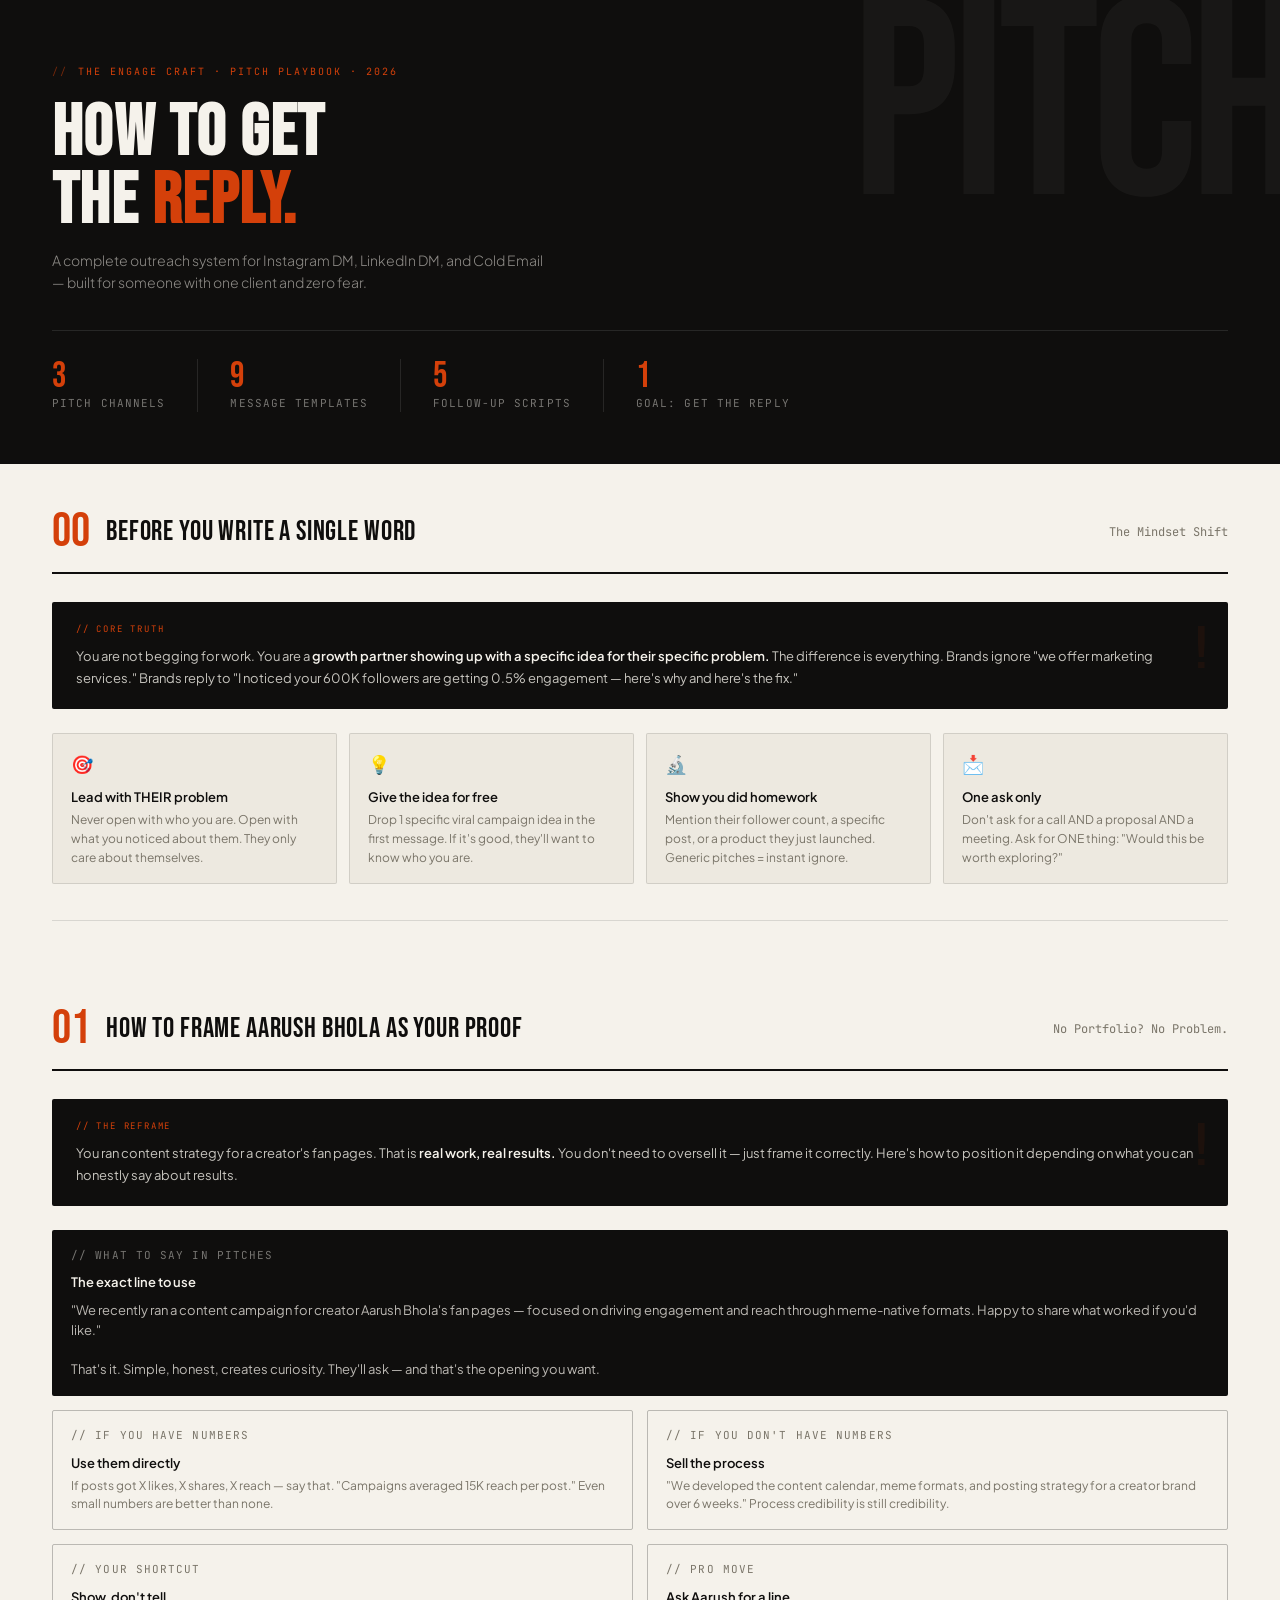
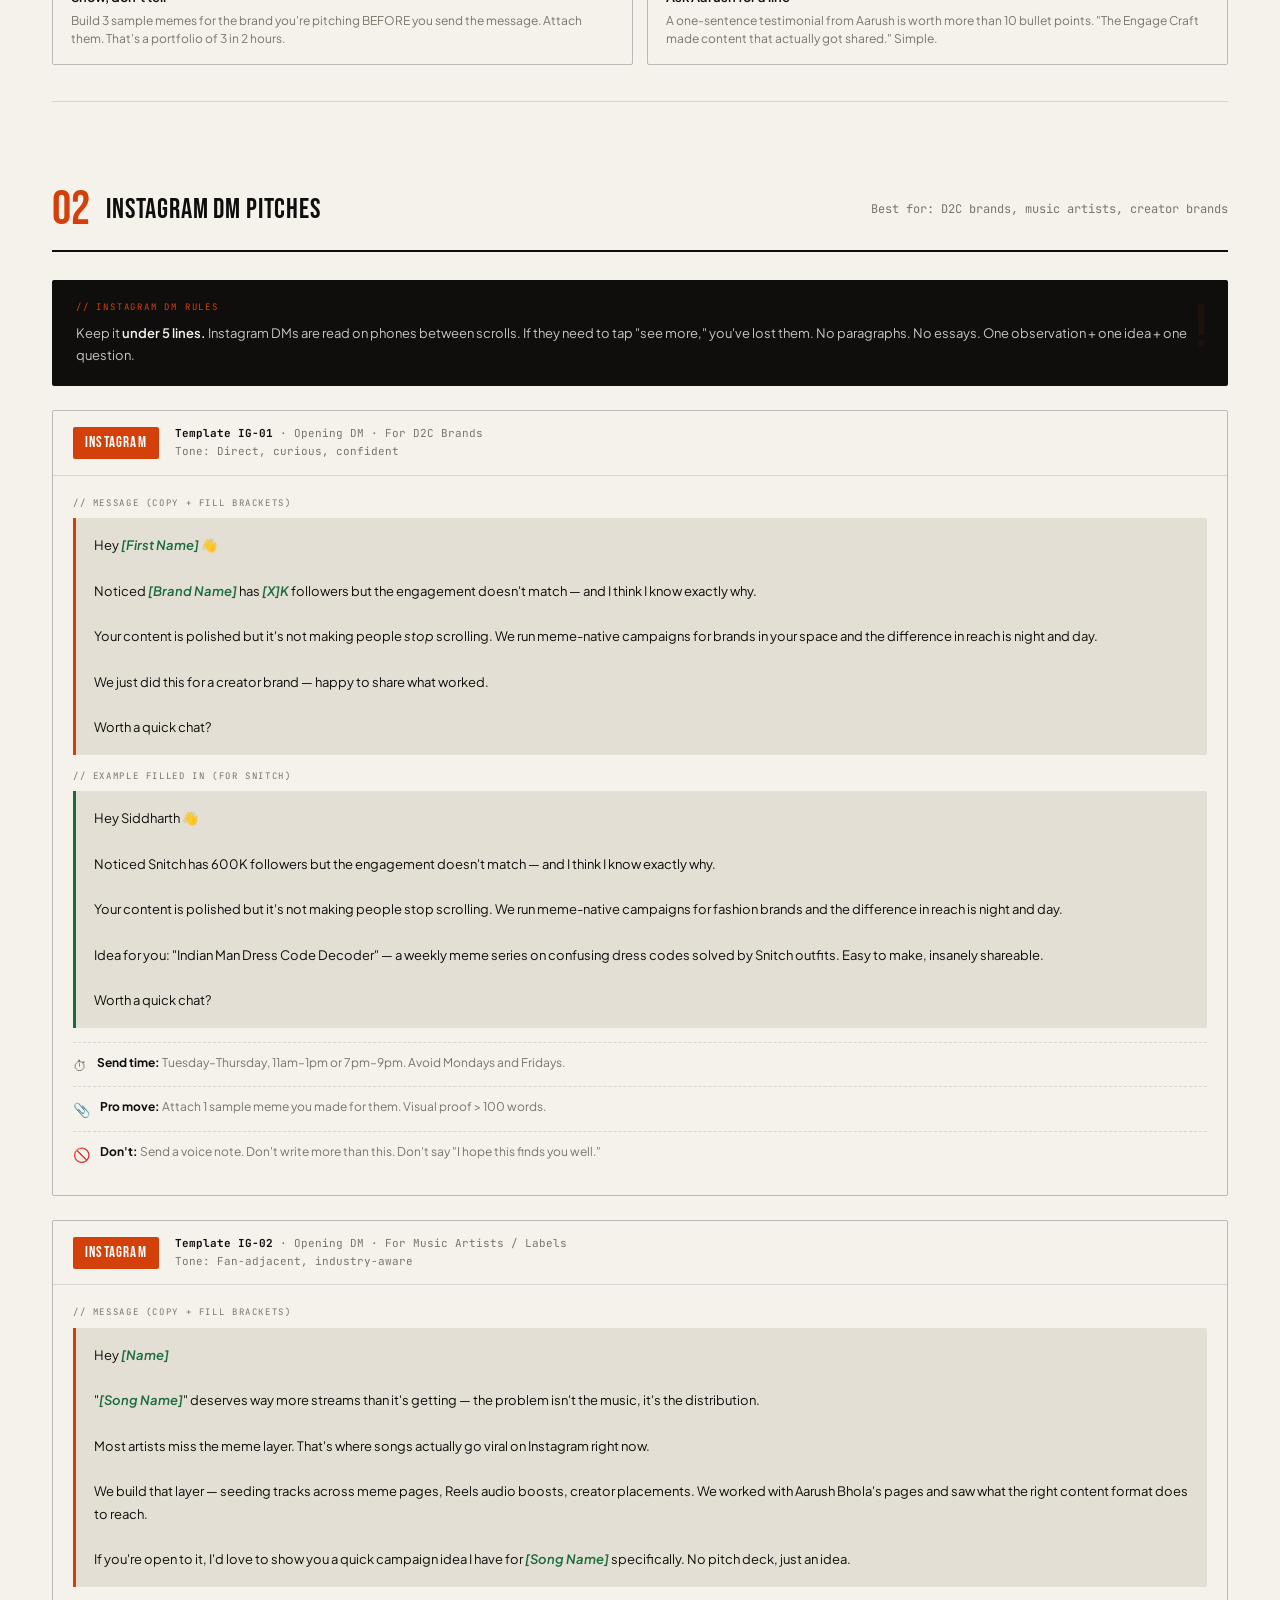
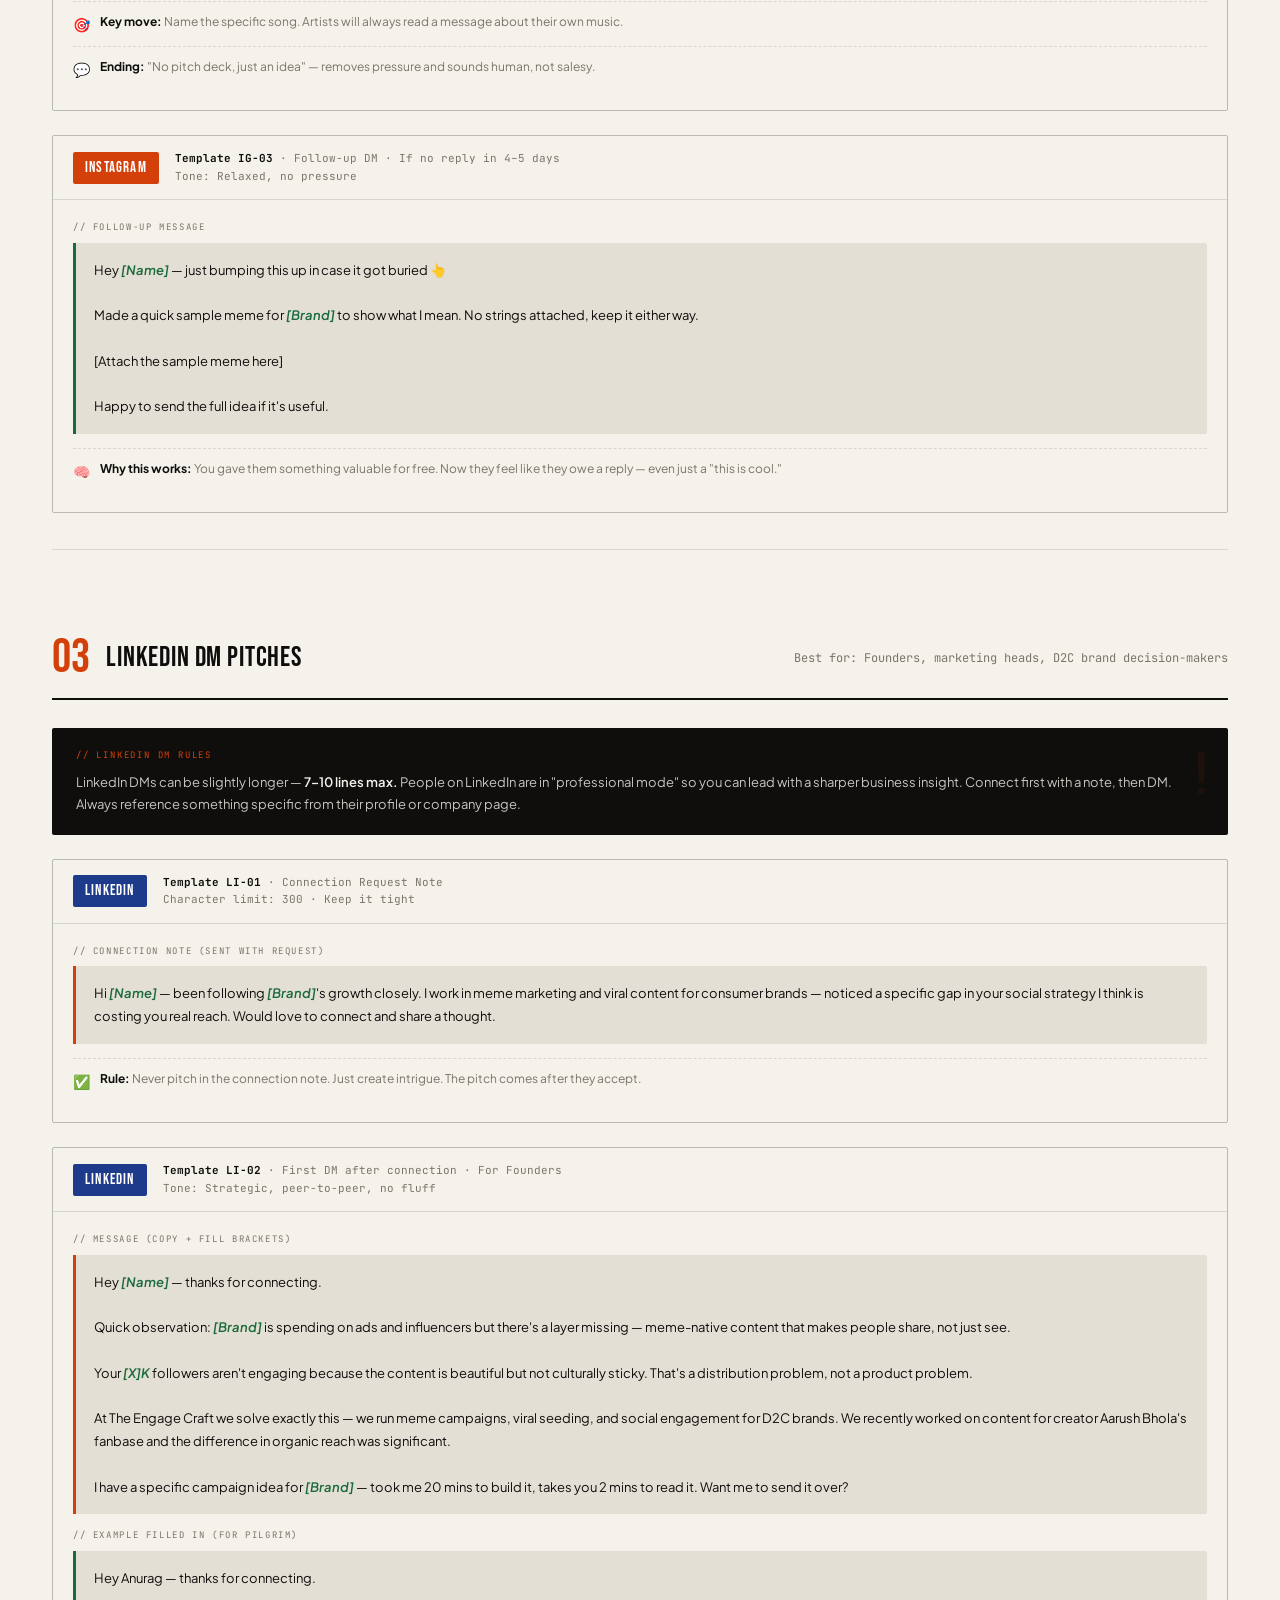
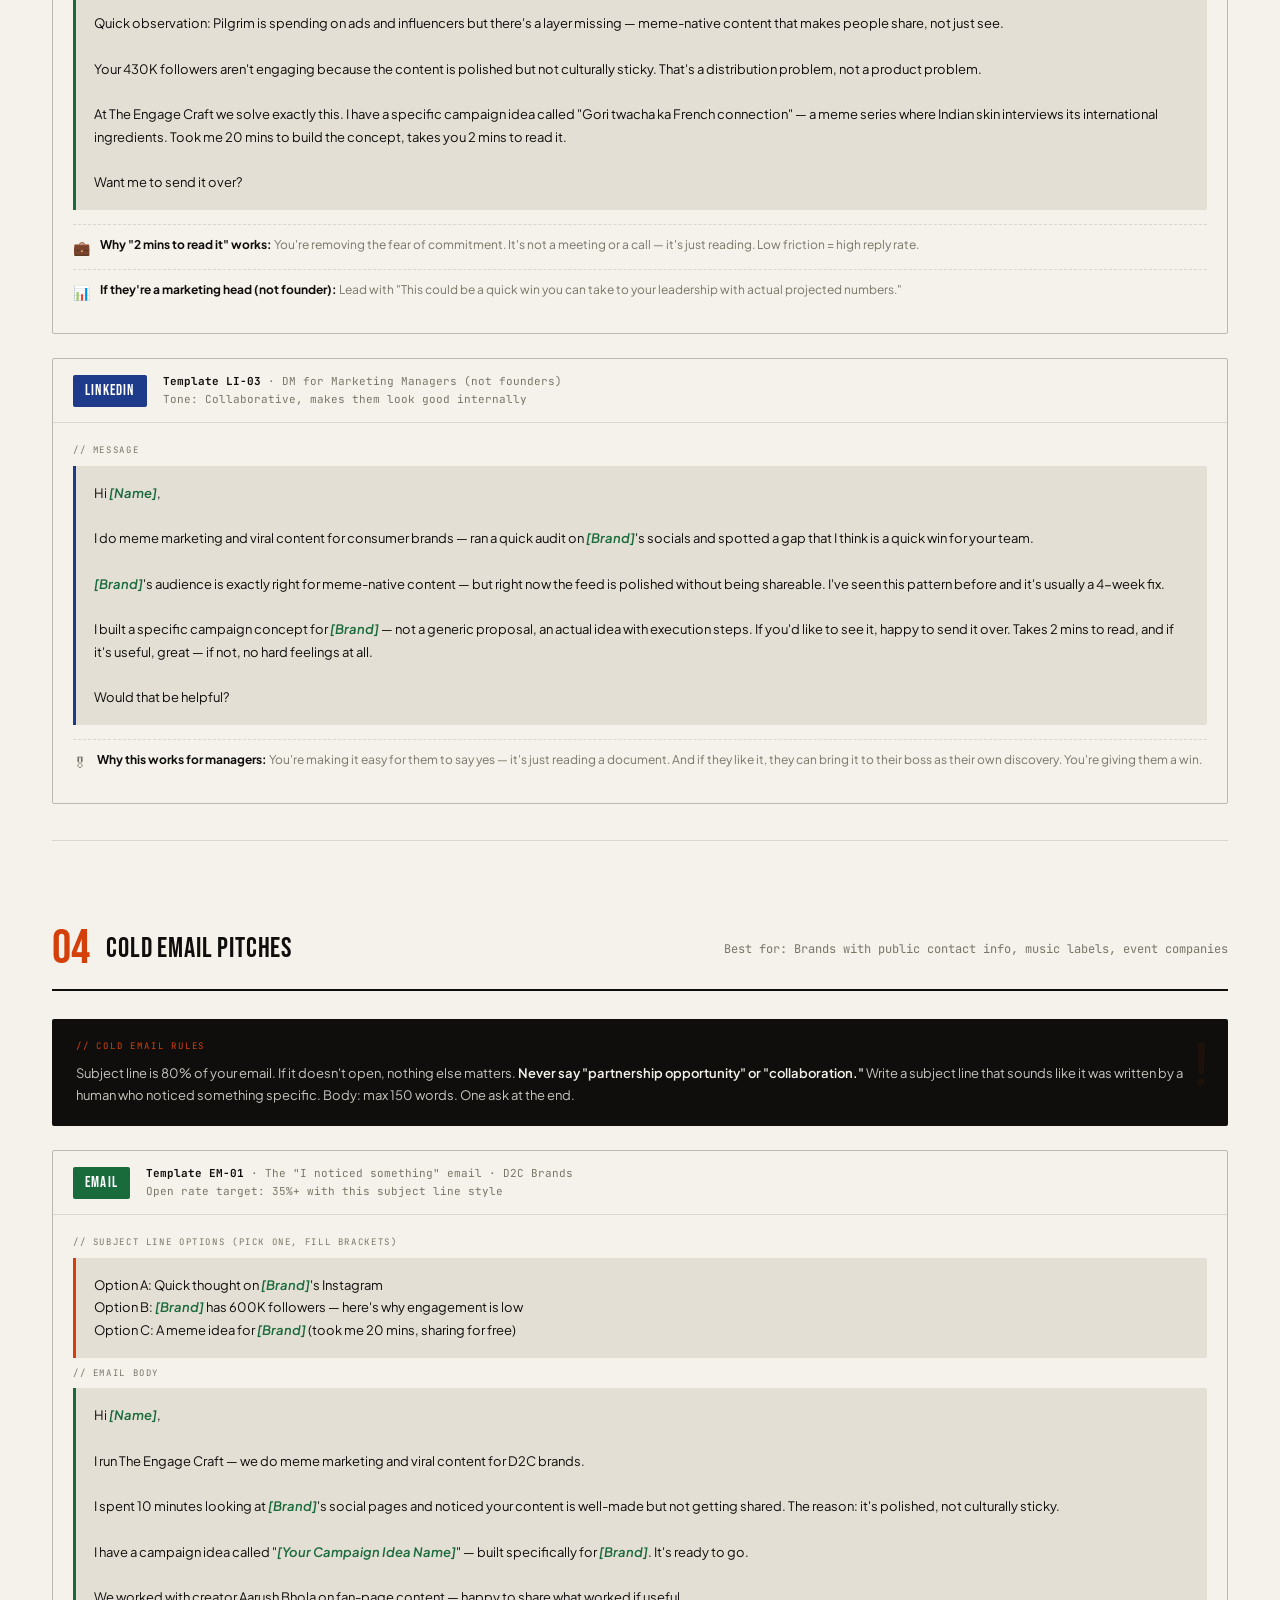
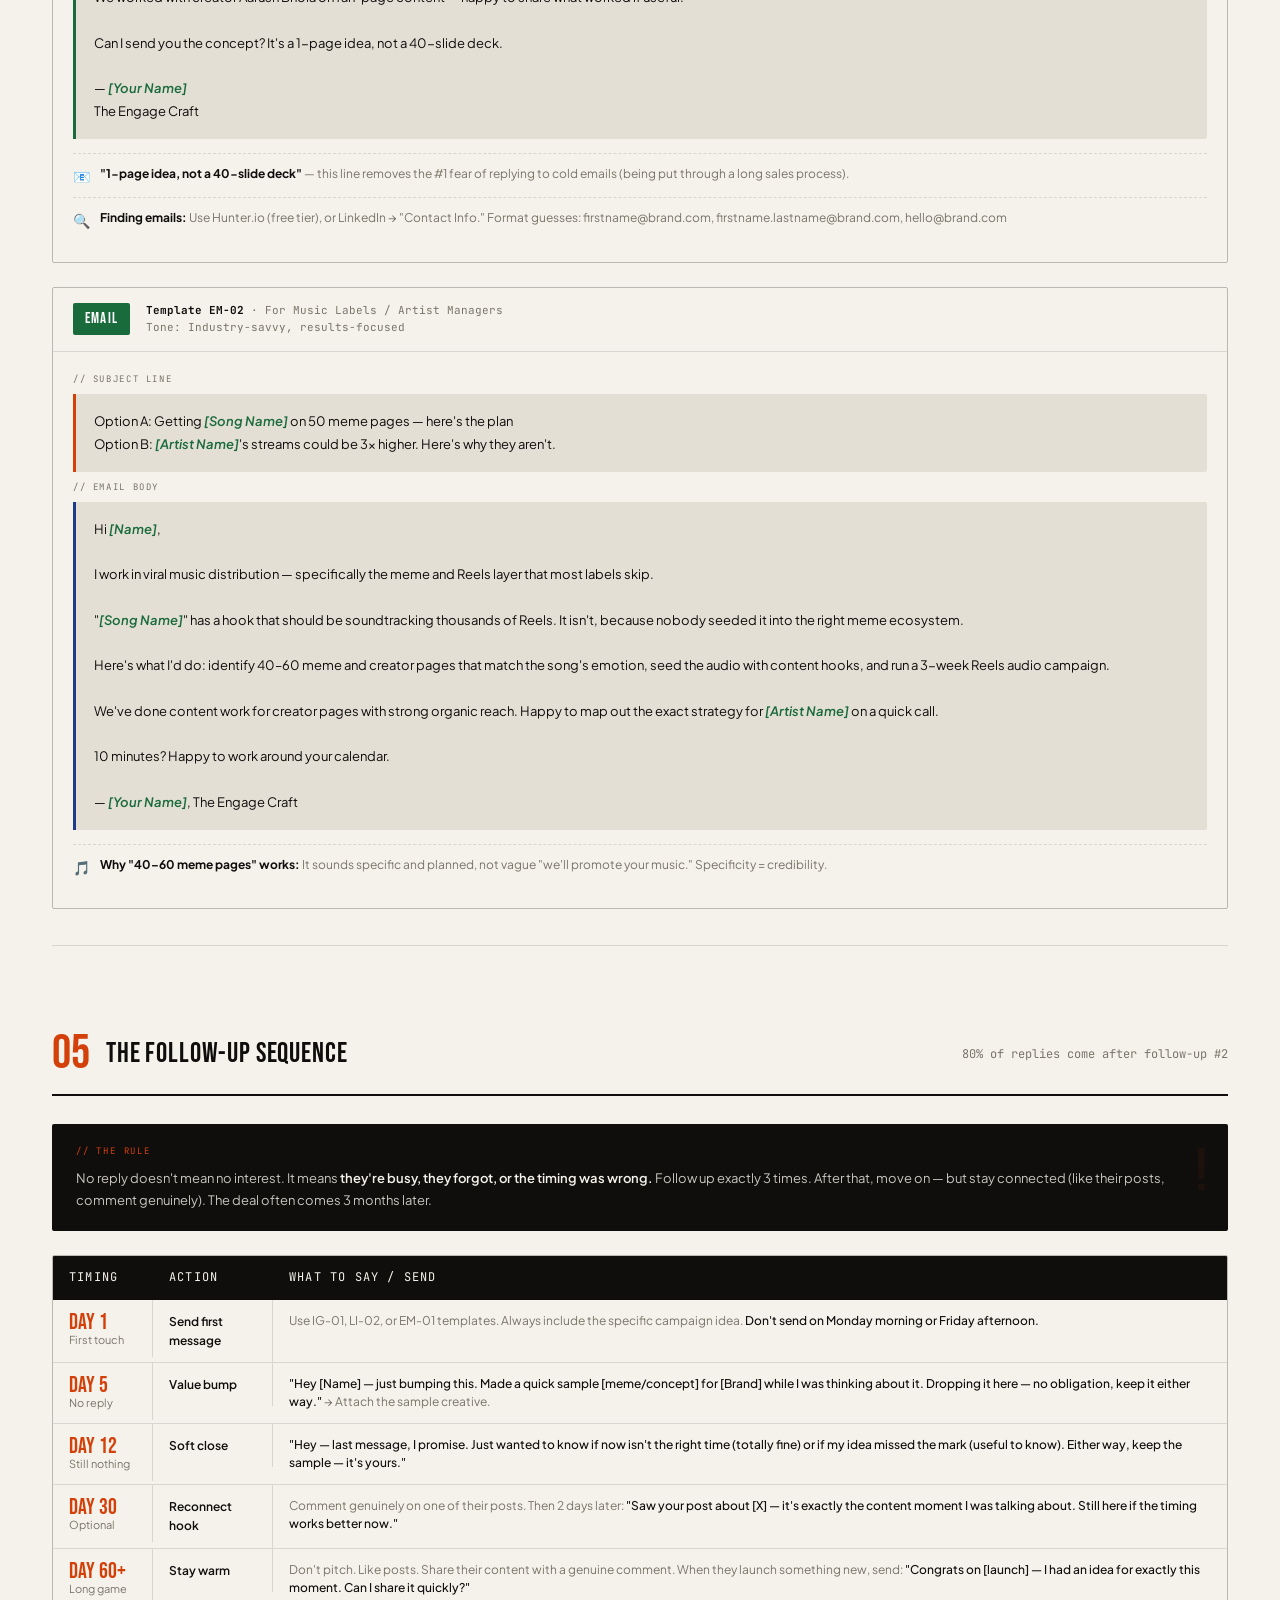
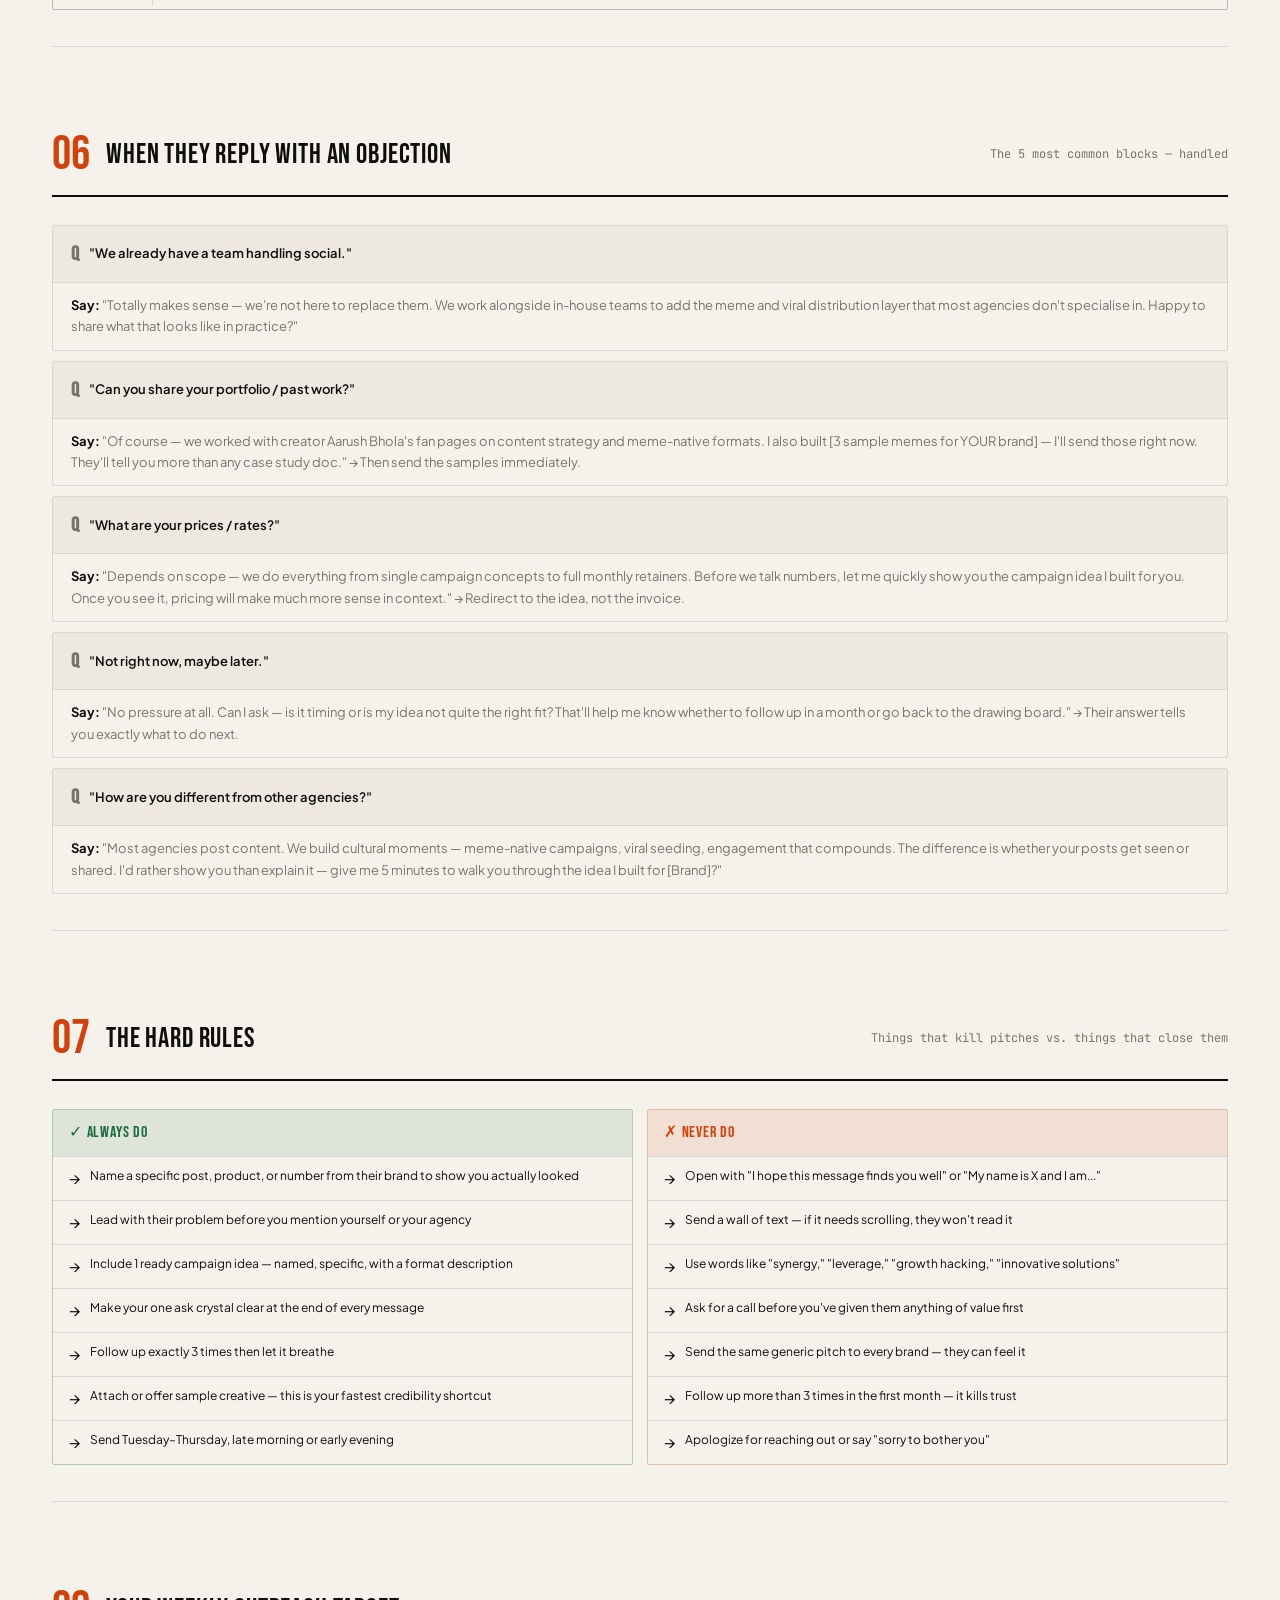
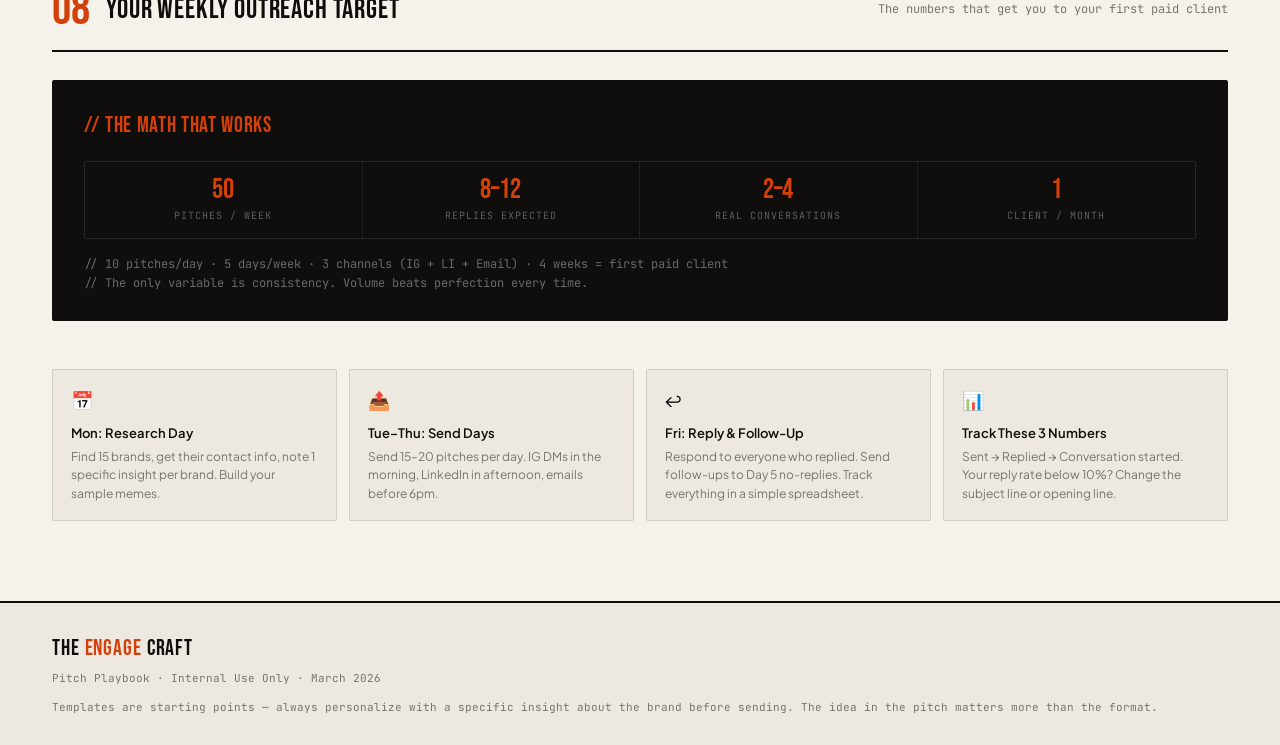
<file: pitch.html>
<!DOCTYPE html>
<html lang="en">
<head>
<meta charset="UTF-8">
<meta name="viewport" content="width=device-width, initial-scale=1.0">
<title>The Engage Craft — Pitch Playbook</title>
<link href="https://fonts.googleapis.com/css2?family=Bebas+Neue&family=Plus+Jakarta+Sans:wght@300;400;500;600&family=JetBrains+Mono:wght@400;500&display=swap" rel="stylesheet">
<style>
* { box-sizing: border-box; margin: 0; padding: 0; }

:root {
  --ink: #0f0e0d;
  --paper: #f5f2eb;
  --paper2: #ede9e0;
  --paper3: #e4dfd4;
  --accent: #d4400a;
  --accent2: #1a6b3c;
  --accent3: #1e3a8a;
  --gold: #c8981a;
  --muted: #7a7569;
  --border: rgba(15,14,13,0.12);
  --border-strong: rgba(15,14,13,0.25);
}

body {
  background: var(--paper);
  color: var(--ink);
  font-family: 'Plus Jakarta Sans', sans-serif;
  font-size: 14px;
  line-height: 1.6;
}

/* ─── HEADER ─── */
.cover {
  background: var(--ink);
  color: var(--paper);
  padding: 64px 52px 52px;
  position: relative;
  overflow: hidden;
}
.cover::before {
  content: 'PITCH';
  font-family: 'Bebas Neue', sans-serif;
  font-size: 280px;
  position: absolute;
  right: -20px; top: -30px;
  opacity: 0.04;
  letter-spacing: -8px;
  line-height: 1;
  pointer-events: none;
  color: var(--paper);
}
.cover-eyebrow {
  font-family: 'JetBrains Mono', monospace;
  font-size: 10px;
  letter-spacing: 0.2em;
  text-transform: uppercase;
  color: var(--accent);
  margin-bottom: 20px;
  display: flex; align-items: center; gap: 10px;
}
.cover-eyebrow::before { content: '//'; opacity: 0.5; }
.cover h1 {
  font-family: 'Bebas Neue', sans-serif;
  font-size: clamp(40px, 6vw, 72px);
  line-height: 0.95;
  letter-spacing: 0.02em;
  margin-bottom: 12px;
}
.cover h1 em { color: var(--accent); font-style: normal; }
.cover-sub {
  font-size: 14px;
  color: rgba(245,242,235,0.55);
  max-width: 500px;
  margin-bottom: 36px;
  font-weight: 300;
}
.cover-stats {
  display: flex; gap: 0; flex-wrap: wrap;
  border-top: 1px solid rgba(255,255,255,0.1);
  padding-top: 28px;
}
.cover-stat {
  padding: 0 32px 0 0;
  margin-right: 32px;
  border-right: 1px solid rgba(255,255,255,0.1);
}
.cover-stat:last-child { border-right: none; }
.stat-n {
  font-family: 'Bebas Neue', sans-serif;
  font-size: 36px;
  color: var(--accent);
  line-height: 1;
}
.stat-l {
  font-size: 11px;
  color: rgba(245,242,235,0.45);
  font-family: 'JetBrains Mono', monospace;
  text-transform: uppercase;
  letter-spacing: 0.1em;
}

/* ─── SECTION HEADERS ─── */
.section {
  padding: 48px 52px 0;
}
.section-head {
  display: flex; align-items: center; gap: 16px;
  margin-bottom: 28px;
  padding-bottom: 16px;
  border-bottom: 2px solid var(--ink);
}
.section-num {
  font-family: 'Bebas Neue', sans-serif;
  font-size: 48px;
  color: var(--accent);
  line-height: 1;
  min-width: 36px;
}
.section-title {
  font-family: 'Bebas Neue', sans-serif;
  font-size: 28px;
  letter-spacing: 0.03em;
  line-height: 1;
}
.section-desc {
  font-size: 12px;
  color: var(--muted);
  font-family: 'JetBrains Mono', monospace;
  margin-left: auto;
  text-align: right;
}

/* ─── INSIGHT BOX ─── */
.insight {
  background: var(--ink);
  color: var(--paper);
  padding: 20px 24px;
  border-radius: 2px;
  margin-bottom: 24px;
  position: relative;
}
.insight::before {
  content: '!';
  font-family: 'Bebas Neue', sans-serif;
  font-size: 60px;
  position: absolute;
  right: 20px; top: 0;
  opacity: 0.07;
  color: var(--accent);
}
.insight-label {
  font-family: 'JetBrains Mono', monospace;
  font-size: 9px;
  letter-spacing: 0.2em;
  text-transform: uppercase;
  color: var(--accent);
  margin-bottom: 8px;
}
.insight p { font-size: 13px; color: rgba(245,242,235,0.8); line-height: 1.7; }
.insight strong { color: var(--paper); font-weight: 600; }

/* ─── RULES GRID ─── */
.rules-grid {
  display: grid;
  grid-template-columns: repeat(auto-fit, minmax(220px, 1fr));
  gap: 12px;
  margin-bottom: 32px;
}
.rule-card {
  background: var(--paper2);
  border: 1px solid var(--border);
  padding: 16px 18px;
  border-radius: 2px;
}
.rule-icon { font-size: 18px; margin-bottom: 8px; }
.rule-title { font-weight: 600; font-size: 13px; margin-bottom: 4px; }
.rule-body { font-size: 12px; color: var(--muted); line-height: 1.55; }

/* ─── PITCH CARDS ─── */
.pitch-card {
  border: 1px solid var(--border-strong);
  border-radius: 2px;
  margin-bottom: 24px;
  overflow: hidden;
}
.pitch-card-head {
  display: flex; align-items: center; gap: 16px;
  padding: 14px 20px;
  border-bottom: 1px solid var(--border);
}
.platform-badge {
  font-family: 'Bebas Neue', sans-serif;
  font-size: 15px;
  letter-spacing: 0.08em;
  padding: 4px 12px;
  border-radius: 2px;
}
.ig { background: #d4400a; color: white; }
.li { background: #1e3a8a; color: white; }
.em { background: #1a6b3c; color: white; }
.pitch-card-meta { font-size: 11px; color: var(--muted); font-family: 'JetBrains Mono', monospace; }
.pitch-card-meta strong { color: var(--ink); }
.pitch-card-body { padding: 20px; }

/* ─── MESSAGE BOX ─── */
.msg-box {
  background: var(--paper3);
  border-left: 3px solid var(--accent);
  padding: 16px 18px;
  margin-bottom: 14px;
  border-radius: 0 2px 2px 0;
}
.msg-label {
  font-family: 'JetBrains Mono', monospace;
  font-size: 9px;
  letter-spacing: 0.18em;
  text-transform: uppercase;
  color: var(--muted);
  margin-bottom: 8px;
}
.msg-text {
  font-size: 13px;
  line-height: 1.75;
  color: var(--ink);
  white-space: pre-wrap;
  font-family: 'Plus Jakarta Sans', sans-serif;
}
.msg-text .hi { color: var(--accent); font-weight: 600; }
.msg-text .bracket { color: var(--accent2); font-weight: 600; font-style: italic; }

/* variation */
.msg-box.v2 { border-left-color: var(--accent2); }
.msg-box.v3 { border-left-color: var(--accent3); }

.tip-row {
  display: flex; align-items: flex-start; gap: 10px;
  padding: 10px 0;
  border-top: 1px dashed var(--border);
  font-size: 12px; color: var(--muted);
}
.tip-row:first-of-type { margin-top: 14px; }
.tip-icon { font-size: 14px; flex-shrink: 0; margin-top: 1px; }
.tip-row strong { color: var(--ink); }

/* ─── FOLLOW-UP TABLE ─── */
.fu-timeline {
  display: grid;
  gap: 0;
  margin-bottom: 32px;
  border: 1px solid var(--border-strong);
  border-radius: 2px;
  overflow: hidden;
}
.fu-row {
  display: grid;
  grid-template-columns: 100px 120px 1fr;
  border-bottom: 1px solid var(--border);
  align-items: start;
}
.fu-row:last-child { border-bottom: none; }
.fu-row.header-row {
  background: var(--ink);
  color: var(--paper);
  font-family: 'JetBrains Mono', monospace;
  font-size: 10px;
  letter-spacing: 0.12em;
  text-transform: uppercase;
}
.fu-cell {
  padding: 12px 16px;
  border-right: 1px solid var(--border);
  font-size: 12px;
}
.fu-cell:last-child { border-right: none; }
.fu-day { font-family: 'Bebas Neue', sans-serif; font-size: 22px; color: var(--accent); line-height: 1; }
.fu-day span { font-size: 11px; font-family: 'Plus Jakarta Sans', sans-serif; color: var(--muted); font-weight: 400; display: block; }
.fu-action { font-weight: 600; font-size: 12px; }
.fu-script { font-size: 12px; color: var(--muted); line-height: 1.5; }
.fu-script em { color: var(--ink); font-style: normal; font-weight: 500; }

/* ─── PORTFOLIO HACK ─── */
.portfolio-grid {
  display: grid;
  grid-template-columns: 1fr 1fr;
  gap: 14px;
  margin-bottom: 28px;
}
.port-card {
  border: 1px solid var(--border-strong);
  padding: 16px 18px;
  border-radius: 2px;
}
.port-card.featured {
  background: var(--ink);
  color: var(--paper);
  grid-column: 1 / -1;
}
.port-num { font-family: 'Bebas Neue', sans-serif; font-size: 32px; color: var(--accent); line-height: 1; }
.port-label { font-size: 11px; color: var(--muted); font-family: 'JetBrains Mono', monospace; text-transform: uppercase; letter-spacing: 0.1em; }
.port-card.featured .port-label { color: rgba(245,242,235,0.45); }
.port-title { font-weight: 600; font-size: 13px; margin: 8px 0 4px; }
.port-card.featured .port-title { color: var(--paper); }
.port-body { font-size: 12px; color: var(--muted); line-height: 1.5; }
.port-card.featured .port-body { color: rgba(245,242,235,0.6); }

/* ─── DO/DON'T ─── */
.dodo-grid {
  display: grid;
  grid-template-columns: 1fr 1fr;
  gap: 14px;
  margin-bottom: 32px;
}
.do-col { border: 1px solid rgba(26,107,60,0.3); border-radius: 2px; overflow: hidden; }
.dont-col { border: 1px solid rgba(212,64,10,0.3); border-radius: 2px; overflow: hidden; }
.dodo-head {
  padding: 10px 16px;
  font-family: 'Bebas Neue', sans-serif;
  font-size: 16px;
  letter-spacing: 0.05em;
}
.do-col .dodo-head { background: rgba(26,107,60,0.1); color: var(--accent2); }
.dont-col .dodo-head { background: rgba(212,64,10,0.1); color: var(--accent); }
.dodo-item {
  display: flex; gap: 10px; align-items: flex-start;
  padding: 10px 16px;
  border-top: 1px solid var(--border);
  font-size: 12px;
  line-height: 1.5;
}
.dodo-item .dot { font-size: 16px; flex-shrink: 0; margin-top: -1px; }

/* ─── OBJECTION HANDLER ─── */
.obj-list { margin-bottom: 32px; }
.obj-item {
  border: 1px solid var(--border);
  border-radius: 2px;
  margin-bottom: 10px;
  overflow: hidden;
}
.obj-q {
  background: var(--paper2);
  padding: 12px 18px;
  font-weight: 600;
  font-size: 13px;
  display: flex; align-items: center; gap: 10px;
}
.obj-q::before { content: 'Q'; font-family: 'Bebas Neue', sans-serif; font-size: 20px; color: var(--muted); }
.obj-a {
  padding: 12px 18px;
  font-size: 13px;
  color: var(--muted);
  border-top: 1px solid var(--border);
  line-height: 1.65;
}
.obj-a strong { color: var(--ink); }

/* ─── CONVERSION TRACKER ─── */
.tracker {
  background: var(--ink);
  color: var(--paper);
  padding: 28px 32px;
  border-radius: 2px;
  margin-bottom: 48px;
}
.tracker-title {
  font-family: 'Bebas Neue', sans-serif;
  font-size: 22px;
  letter-spacing: 0.03em;
  margin-bottom: 18px;
  color: var(--accent);
}
.tracker-grid {
  display: grid;
  grid-template-columns: repeat(4, 1fr);
  gap: 0;
  border: 1px solid rgba(255,255,255,0.1);
  border-radius: 2px;
  overflow: hidden;
}
.tracker-cell {
  padding: 14px 16px;
  border-right: 1px solid rgba(255,255,255,0.08);
  text-align: center;
}
.tracker-cell:last-child { border-right: none; }
.tracker-n {
  font-family: 'Bebas Neue', sans-serif;
  font-size: 28px;
  color: var(--paper);
  line-height: 1;
  margin-bottom: 4px;
}
.tracker-n em { color: var(--accent); font-style: normal; }
.tracker-l { font-size: 10px; color: rgba(245,242,235,0.35); font-family: 'JetBrains Mono', monospace; text-transform: uppercase; letter-spacing: 0.1em; }
.tracker-arrow {
  display: flex; align-items: center; justify-content: center;
  font-size: 18px; color: rgba(255,255,255,0.15);
  padding: 0 4px;
}

/* ─── FOOTER ─── */
.footer {
  background: var(--paper2);
  border-top: 2px solid var(--ink);
  padding: 28px 52px;
  display: flex; justify-content: space-between; align-items: center; flex-wrap: wrap; gap: 12px;
}
.footer-brand { font-family: 'Bebas Neue', sans-serif; font-size: 22px; letter-spacing: 0.04em; }
.footer-brand em { color: var(--accent); font-style: normal; }
.footer-note { font-size: 11px; color: var(--muted); font-family: 'JetBrains Mono', monospace; }

/* ─── DIVIDER ─── */
.divider { height: 1px; background: var(--border); margin: 36px 52px; }

@media (max-width: 640px) {
  .cover, .section, .footer { padding-left: 20px; padding-right: 20px; }
  .portfolio-grid, .dodo-grid, .tracker-grid { grid-template-columns: 1fr; }
  .fu-row { grid-template-columns: 70px 1fr; }
  .fu-row .fu-cell:nth-child(2) { display: none; }
  .cover::before { display: none; }
  .cover-stat { margin-bottom: 12px; }
}
</style>
</head>
<body>

<!-- ══════════ COVER ══════════ -->
<div class="cover">
  <div class="cover-eyebrow">The Engage Craft · Pitch Playbook · 2026</div>
  <h1>How To Get<br>The <em>Reply.</em></h1>
  <p class="cover-sub">A complete outreach system for Instagram DM, LinkedIn DM, and Cold Email — built for someone with one client and zero fear.</p>
  <div class="cover-stats">
    <div class="cover-stat"><div class="stat-n">3</div><div class="stat-l">Pitch Channels</div></div>
    <div class="cover-stat"><div class="stat-n">9</div><div class="stat-l">Message Templates</div></div>
    <div class="cover-stat"><div class="stat-n">5</div><div class="stat-l">Follow-up Scripts</div></div>
    <div class="cover-stat"><div class="stat-n">1</div><div class="stat-l">Goal: Get the Reply</div></div>
  </div>
</div>

<!-- ══════════ SECTION 0: MINDSET ══════════ -->
<div class="section" style="padding-top: 44px;">
  <div class="section-head">
    <div class="section-num">00</div>
    <div class="section-title">Before You Write A Single Word</div>
    <div class="section-desc">The Mindset Shift</div>
  </div>

  <div class="insight">
    <div class="insight-label">// Core Truth</div>
    <p>You are not begging for work. You are a <strong>growth partner showing up with a specific idea for their specific problem.</strong> The difference is everything. Brands ignore "we offer marketing services." Brands reply to "I noticed your 600K followers are getting 0.5% engagement — here's why and here's the fix."</p>
  </div>

  <div class="rules-grid">
    <div class="rule-card">
      <div class="rule-icon">🎯</div>
      <div class="rule-title">Lead with THEIR problem</div>
      <div class="rule-body">Never open with who you are. Open with what you noticed about them. They only care about themselves.</div>
    </div>
    <div class="rule-card">
      <div class="rule-icon">💡</div>
      <div class="rule-title">Give the idea for free</div>
      <div class="rule-body">Drop 1 specific viral campaign idea in the first message. If it's good, they'll want to know who you are.</div>
    </div>
    <div class="rule-card">
      <div class="rule-icon">🔬</div>
      <div class="rule-title">Show you did homework</div>
      <div class="rule-body">Mention their follower count, a specific post, or a product they just launched. Generic pitches = instant ignore.</div>
    </div>
    <div class="rule-card">
      <div class="rule-icon">📩</div>
      <div class="rule-title">One ask only</div>
      <div class="rule-body">Don't ask for a call AND a proposal AND a meeting. Ask for ONE thing: "Would this be worth exploring?"</div>
    </div>
  </div>
</div>

<div class="divider"></div>

<!-- ══════════ SECTION 1: PORTFOLIO FRAMING ══════════ -->
<div class="section">
  <div class="section-head">
    <div class="section-num">01</div>
    <div class="section-title">How To Frame Aarush Bhola As Your Proof</div>
    <div class="section-desc">No Portfolio? No Problem.</div>
  </div>

  <div class="insight">
    <div class="insight-label">// The Reframe</div>
    <p>You ran content strategy for a creator's fan pages. That is <strong>real work, real results.</strong> You don't need to oversell it — just frame it correctly. Here's how to position it depending on what you can honestly say about results.</p>
  </div>

  <div class="portfolio-grid">
    <div class="port-card featured">
      <div class="port-label">// What to say in pitches</div>
      <div class="port-title">The exact line to use</div>
      <div class="port-body" style="font-size:13px; margin-top:8px; color: rgba(245,242,235,0.75);">
        "We recently ran a content campaign for creator Aarush Bhola's fan pages — focused on driving engagement and reach through meme-native formats. Happy to share what worked if you'd like."
        <br><br>
        That's it. Simple, honest, creates curiosity. They'll ask — and that's the opening you want.
      </div>
    </div>
    <div class="port-card">
      <div class="port-label">// If you have numbers</div>
      <div class="port-title">Use them directly</div>
      <div class="port-body">If posts got X likes, X shares, X reach — say that. "Campaigns averaged 15K reach per post." Even small numbers are better than none.</div>
    </div>
    <div class="port-card">
      <div class="port-label">// If you don't have numbers</div>
      <div class="port-title">Sell the process</div>
      <div class="port-body">"We developed the content calendar, meme formats, and posting strategy for a creator brand over 6 weeks." Process credibility is still credibility.</div>
    </div>
    <div class="port-card">
      <div class="port-label">// Your shortcut</div>
      <div class="port-title">Show, don't tell</div>
      <div class="port-body">Build 3 sample memes for the brand you're pitching BEFORE you send the message. Attach them. That's a portfolio of 3 in 2 hours.</div>
    </div>
    <div class="port-card">
      <div class="port-label">// Pro move</div>
      <div class="port-title">Ask Aarush for a line</div>
      <div class="port-body">A one-sentence testimonial from Aarush is worth more than 10 bullet points. "The Engage Craft made content that actually got shared." Simple.</div>
    </div>
  </div>
</div>

<div class="divider"></div>

<!-- ══════════ SECTION 2: INSTAGRAM DM ══════════ -->
<div class="section">
  <div class="section-head">
    <div class="section-num">02</div>
    <div class="section-title">Instagram DM Pitches</div>
    <div class="section-desc">Best for: D2C brands, music artists, creator brands</div>
  </div>

  <div class="insight">
    <div class="insight-label">// Instagram DM Rules</div>
    <p>Keep it <strong>under 5 lines.</strong> Instagram DMs are read on phones between scrolls. If they need to tap "see more," you've lost them. No paragraphs. No essays. One observation + one idea + one question.</p>
  </div>

  <!-- Template 1 -->
  <div class="pitch-card">
    <div class="pitch-card-head">
      <span class="platform-badge ig">Instagram</span>
      <div>
        <div class="pitch-card-meta"><strong>Template IG-01</strong> · Opening DM · For D2C Brands</div>
        <div class="pitch-card-meta">Tone: Direct, curious, confident</div>
      </div>
    </div>
    <div class="pitch-card-body">
      <div class="msg-label">// Message (copy + fill brackets)</div>
      <div class="msg-box">
        <div class="msg-text">Hey <span class="bracket">[First Name]</span> 👋

Noticed <span class="bracket">[Brand Name]</span> has <span class="bracket">[X]K</span> followers but the engagement doesn't match — and I think I know exactly why.

Your content is polished but it's not making people <em>stop</em> scrolling. We run meme-native campaigns for brands in your space and the difference in reach is night and day.

We just did this for a creator brand — happy to share what worked.

Worth a quick chat?</div>
      </div>

      <div class="msg-label" style="margin-top:14px">// Example filled in (for Snitch)</div>
      <div class="msg-box v2">
        <div class="msg-text">Hey Siddharth 👋

Noticed Snitch has 600K followers but the engagement doesn't match — and I think I know exactly why.

Your content is polished but it's not making people stop scrolling. We run meme-native campaigns for fashion brands and the difference in reach is night and day.

Idea for you: "Indian Man Dress Code Decoder" — a weekly meme series on confusing dress codes solved by Snitch outfits. Easy to make, insanely shareable.

Worth a quick chat?</div>
      </div>

      <div class="tip-row"><span class="tip-icon">⏱</span><span><strong>Send time:</strong> Tuesday–Thursday, 11am–1pm or 7pm–9pm. Avoid Mondays and Fridays.</span></div>
      <div class="tip-row"><span class="tip-icon">📎</span><span><strong>Pro move:</strong> Attach 1 sample meme you made for them. Visual proof > 100 words.</span></div>
      <div class="tip-row"><span class="tip-icon">🚫</span><span><strong>Don't:</strong> Send a voice note. Don't write more than this. Don't say "I hope this finds you well."</span></div>
    </div>
  </div>

  <!-- Template 2: Music Artist -->
  <div class="pitch-card">
    <div class="pitch-card-head">
      <span class="platform-badge ig">Instagram</span>
      <div>
        <div class="pitch-card-meta"><strong>Template IG-02</strong> · Opening DM · For Music Artists / Labels</div>
        <div class="pitch-card-meta">Tone: Fan-adjacent, industry-aware</div>
      </div>
    </div>
    <div class="pitch-card-body">
      <div class="msg-label">// Message (copy + fill brackets)</div>
      <div class="msg-box">
        <div class="msg-text">Hey <span class="bracket">[Name]</span>

"<span class="bracket">[Song Name]</span>" deserves way more streams than it's getting — the problem isn't the music, it's the distribution.

Most artists miss the meme layer. That's where songs actually go viral on Instagram right now.

We build that layer — seeding tracks across meme pages, Reels audio boosts, creator placements. We worked with Aarush Bhola's pages and saw what the right content format does to reach.

If you're open to it, I'd love to show you a quick campaign idea I have for <span class="bracket">[Song Name]</span> specifically. No pitch deck, just an idea.</div>
      </div>

      <div class="tip-row"><span class="tip-icon">🎯</span><span><strong>Key move:</strong> Name the specific song. Artists will always read a message about their own music.</span></div>
      <div class="tip-row"><span class="tip-icon">💬</span><span><strong>Ending:</strong> "No pitch deck, just an idea" — removes pressure and sounds human, not salesy.</span></div>
    </div>
  </div>

  <!-- Template 3: Follow-up IG -->
  <div class="pitch-card">
    <div class="pitch-card-head">
      <span class="platform-badge ig">Instagram</span>
      <div>
        <div class="pitch-card-meta"><strong>Template IG-03</strong> · Follow-up DM · If no reply in 4–5 days</div>
        <div class="pitch-card-meta">Tone: Relaxed, no pressure</div>
      </div>
    </div>
    <div class="pitch-card-body">
      <div class="msg-label">// Follow-up message</div>
      <div class="msg-box v2">
        <div class="msg-text">Hey <span class="bracket">[Name]</span> — just bumping this up in case it got buried 👆

Made a quick sample meme for <span class="bracket">[Brand]</span> to show what I mean. No strings attached, keep it either way.

[Attach the sample meme here]

Happy to send the full idea if it's useful.</div>
      </div>
      <div class="tip-row"><span class="tip-icon">🧠</span><span><strong>Why this works:</strong> You gave them something valuable for free. Now they feel like they owe a reply — even just a "this is cool."</span></div>
    </div>
  </div>
</div>

<div class="divider"></div>

<!-- ══════════ SECTION 3: LINKEDIN DM ══════════ -->
<div class="section">
  <div class="section-head">
    <div class="section-num">03</div>
    <div class="section-title">LinkedIn DM Pitches</div>
    <div class="section-desc">Best for: Founders, marketing heads, D2C brand decision-makers</div>
  </div>

  <div class="insight">
    <div class="insight-label">// LinkedIn DM Rules</div>
    <p>LinkedIn DMs can be slightly longer — <strong>7–10 lines max.</strong> People on LinkedIn are in "professional mode" so you can lead with a sharper business insight. Connect first with a note, then DM. Always reference something specific from their profile or company page.</p>
  </div>

  <!-- Template LI-01 -->
  <div class="pitch-card">
    <div class="pitch-card-head">
      <span class="platform-badge li">LinkedIn</span>
      <div>
        <div class="pitch-card-meta"><strong>Template LI-01</strong> · Connection Request Note</div>
        <div class="pitch-card-meta">Character limit: 300 · Keep it tight</div>
      </div>
    </div>
    <div class="pitch-card-body">
      <div class="msg-label">// Connection note (sent with request)</div>
      <div class="msg-box">
        <div class="msg-text">Hi <span class="bracket">[Name]</span> — been following <span class="bracket">[Brand]</span>'s growth closely. I work in meme marketing and viral content for consumer brands — noticed a specific gap in your social strategy I think is costing you real reach. Would love to connect and share a thought.</div>
      </div>
      <div class="tip-row"><span class="tip-icon">✅</span><span><strong>Rule:</strong> Never pitch in the connection note. Just create intrigue. The pitch comes after they accept.</span></div>
    </div>
  </div>

  <!-- Template LI-02 -->
  <div class="pitch-card">
    <div class="pitch-card-head">
      <span class="platform-badge li">LinkedIn</span>
      <div>
        <div class="pitch-card-meta"><strong>Template LI-02</strong> · First DM after connection · For Founders</div>
        <div class="pitch-card-meta">Tone: Strategic, peer-to-peer, no fluff</div>
      </div>
    </div>
    <div class="pitch-card-body">
      <div class="msg-label">// Message (copy + fill brackets)</div>
      <div class="msg-box">
        <div class="msg-text">Hey <span class="bracket">[Name]</span> — thanks for connecting.

Quick observation: <span class="bracket">[Brand]</span> is spending on ads and influencers but there's a layer missing — meme-native content that makes people share, not just see.

Your <span class="bracket">[X]K</span> followers aren't engaging because the content is beautiful but not culturally sticky. That's a distribution problem, not a product problem.

At The Engage Craft we solve exactly this — we run meme campaigns, viral seeding, and social engagement for D2C brands. We recently worked on content for creator Aarush Bhola's fanbase and the difference in organic reach was significant.

I have a specific campaign idea for <span class="bracket">[Brand]</span> — took me 20 mins to build it, takes you 2 mins to read it. Want me to send it over?</div>
      </div>

      <div class="msg-label" style="margin-top:14px">// Example filled in (for Pilgrim)</div>
      <div class="msg-box v2">
        <div class="msg-text">Hey Anurag — thanks for connecting.

Quick observation: Pilgrim is spending on ads and influencers but there's a layer missing — meme-native content that makes people share, not just see.

Your 430K followers aren't engaging because the content is polished but not culturally sticky. That's a distribution problem, not a product problem.

At The Engage Craft we solve exactly this. I have a specific campaign idea called "Gori twacha ka French connection" — a meme series where Indian skin interviews its international ingredients. Took me 20 mins to build the concept, takes you 2 mins to read it.

Want me to send it over?</div>
      </div>

      <div class="tip-row"><span class="tip-icon">💼</span><span><strong>Why "2 mins to read it" works:</strong> You're removing the fear of commitment. It's not a meeting or a call — it's just reading. Low friction = high reply rate.</span></div>
      <div class="tip-row"><span class="tip-icon">📊</span><span><strong>If they're a marketing head (not founder):</strong> Lead with "This could be a quick win you can take to your leadership with actual projected numbers."</span></div>
    </div>
  </div>

  <!-- Template LI-03: Marketing Head version -->
  <div class="pitch-card">
    <div class="pitch-card-head">
      <span class="platform-badge li">LinkedIn</span>
      <div>
        <div class="pitch-card-meta"><strong>Template LI-03</strong> · DM for Marketing Managers (not founders)</div>
        <div class="pitch-card-meta">Tone: Collaborative, makes them look good internally</div>
      </div>
    </div>
    <div class="pitch-card-body">
      <div class="msg-label">// Message</div>
      <div class="msg-box v3">
        <div class="msg-text">Hi <span class="bracket">[Name]</span>,

I do meme marketing and viral content for consumer brands — ran a quick audit on <span class="bracket">[Brand]</span>'s socials and spotted a gap that I think is a quick win for your team.

<span class="bracket">[Brand]</span>'s audience is exactly right for meme-native content — but right now the feed is polished without being shareable. I've seen this pattern before and it's usually a 4-week fix.

I built a specific campaign concept for <span class="bracket">[Brand]</span> — not a generic proposal, an actual idea with execution steps. If you'd like to see it, happy to send it over. Takes 2 mins to read, and if it's useful, great — if not, no hard feelings at all.

Would that be helpful?</div>
      </div>
      <div class="tip-row"><span class="tip-icon">🎖</span><span><strong>Why this works for managers:</strong> You're making it easy for them to say yes — it's just reading a document. And if they like it, they can bring it to their boss as their own discovery. You're giving them a win.</span></div>
    </div>
  </div>
</div>

<div class="divider"></div>

<!-- ══════════ SECTION 4: COLD EMAIL ══════════ -->
<div class="section">
  <div class="section-head">
    <div class="section-num">04</div>
    <div class="section-title">Cold Email Pitches</div>
    <div class="section-desc">Best for: Brands with public contact info, music labels, event companies</div>
  </div>

  <div class="insight">
    <div class="insight-label">// Cold Email Rules</div>
    <p>Subject line is 80% of your email. If it doesn't open, nothing else matters. <strong>Never say "partnership opportunity" or "collaboration."</strong> Write a subject line that sounds like it was written by a human who noticed something specific. Body: max 150 words. One ask at the end.</p>
  </div>

  <!-- Email 1 -->
  <div class="pitch-card">
    <div class="pitch-card-head">
      <span class="platform-badge em">Email</span>
      <div>
        <div class="pitch-card-meta"><strong>Template EM-01</strong> · The "I noticed something" email · D2C Brands</div>
        <div class="pitch-card-meta">Open rate target: 35%+ with this subject line style</div>
      </div>
    </div>
    <div class="pitch-card-body">
      <div class="msg-label">// Subject line options (pick one, fill brackets)</div>
      <div class="msg-box" style="margin-bottom:8px;">
        <div class="msg-text">Option A: Quick thought on <span class="bracket">[Brand]</span>'s Instagram
Option B: <span class="bracket">[Brand]</span> has 600K followers — here's why engagement is low
Option C: A meme idea for <span class="bracket">[Brand]</span> (took me 20 mins, sharing for free)</div>
      </div>

      <div class="msg-label">// Email body</div>
      <div class="msg-box v2">
        <div class="msg-text">Hi <span class="bracket">[Name]</span>,

I run The Engage Craft — we do meme marketing and viral content for D2C brands.

I spent 10 minutes looking at <span class="bracket">[Brand]</span>'s social pages and noticed your content is well-made but not getting shared. The reason: it's polished, not culturally sticky.

I have a campaign idea called "<span class="bracket">[Your Campaign Idea Name]</span>" — built specifically for <span class="bracket">[Brand]</span>. It's ready to go.

We worked with creator Aarush Bhola on fan-page content — happy to share what worked if useful.

Can I send you the concept? It's a 1-page idea, not a 40-slide deck.

— <span class="bracket">[Your Name]</span>
The Engage Craft</div>
      </div>

      <div class="tip-row"><span class="tip-icon">📧</span><span><strong>"1-page idea, not a 40-slide deck"</strong> — this line removes the #1 fear of replying to cold emails (being put through a long sales process).</span></div>
      <div class="tip-row"><span class="tip-icon">🔍</span><span><strong>Finding emails:</strong> Use Hunter.io (free tier), or LinkedIn → "Contact Info." Format guesses: firstname@brand.com, firstname.lastname@brand.com, hello@brand.com</span></div>
    </div>
  </div>

  <!-- Email 2: Music Label -->
  <div class="pitch-card">
    <div class="pitch-card-head">
      <span class="platform-badge em">Email</span>
      <div>
        <div class="pitch-card-meta"><strong>Template EM-02</strong> · For Music Labels / Artist Managers</div>
        <div class="pitch-card-meta">Tone: Industry-savvy, results-focused</div>
      </div>
    </div>
    <div class="pitch-card-body">
      <div class="msg-label">// Subject line</div>
      <div class="msg-box" style="margin-bottom:8px;">
        <div class="msg-text">Option A: Getting <span class="bracket">[Song Name]</span> on 50 meme pages — here's the plan
Option B: <span class="bracket">[Artist Name]</span>'s streams could be 3x higher. Here's why they aren't.</div>
      </div>

      <div class="msg-label">// Email body</div>
      <div class="msg-box v3">
        <div class="msg-text">Hi <span class="bracket">[Name]</span>,

I work in viral music distribution — specifically the meme and Reels layer that most labels skip.

"<span class="bracket">[Song Name]</span>" has a hook that should be soundtracking thousands of Reels. It isn't, because nobody seeded it into the right meme ecosystem.

Here's what I'd do: identify 40–60 meme and creator pages that match the song's emotion, seed the audio with content hooks, and run a 3-week Reels audio campaign.

We've done content work for creator pages with strong organic reach. Happy to map out the exact strategy for <span class="bracket">[Artist Name]</span> on a quick call.

10 minutes? Happy to work around your calendar.

— <span class="bracket">[Your Name]</span>, The Engage Craft</div>
      </div>
      <div class="tip-row"><span class="tip-icon">🎵</span><span><strong>Why "40–60 meme pages" works:</strong> It sounds specific and planned, not vague "we'll promote your music." Specificity = credibility.</span></div>
    </div>
  </div>
</div>

<div class="divider"></div>

<!-- ══════════ SECTION 5: FOLLOW-UP SYSTEM ══════════ -->
<div class="section">
  <div class="section-head">
    <div class="section-num">05</div>
    <div class="section-title">The Follow-Up Sequence</div>
    <div class="section-desc">80% of replies come after follow-up #2</div>
  </div>

  <div class="insight">
    <div class="insight-label">// The Rule</div>
    <p>No reply doesn't mean no interest. It means <strong>they're busy, they forgot, or the timing was wrong.</strong> Follow up exactly 3 times. After that, move on — but stay connected (like their posts, comment genuinely). The deal often comes 3 months later.</p>
  </div>

  <div class="fu-timeline">
    <div class="fu-row header-row">
      <div class="fu-cell">Timing</div>
      <div class="fu-cell">Action</div>
      <div class="fu-cell">What to say / send</div>
    </div>
    <div class="fu-row">
      <div class="fu-cell"><div class="fu-day">Day 1<span>First touch</span></div></div>
      <div class="fu-cell"><div class="fu-action">Send first message</div></div>
      <div class="fu-cell"><div class="fu-script">Use IG-01, LI-02, or EM-01 templates. Always include the specific campaign idea. <em>Don't send on Monday morning or Friday afternoon.</em></div></div>
    </div>
    <div class="fu-row">
      <div class="fu-cell"><div class="fu-day">Day 5<span>No reply</span></div></div>
      <div class="fu-cell"><div class="fu-action">Value bump</div></div>
      <div class="fu-cell"><div class="fu-script"><em>"Hey [Name] — just bumping this. Made a quick sample [meme/concept] for [Brand] while I was thinking about it. Dropping it here — no obligation, keep it either way."</em> → Attach the sample creative.</div></div>
    </div>
    <div class="fu-row">
      <div class="fu-cell"><div class="fu-day">Day 12<span>Still nothing</span></div></div>
      <div class="fu-cell"><div class="fu-action">Soft close</div></div>
      <div class="fu-cell"><div class="fu-script"><em>"Hey — last message, I promise. Just wanted to know if now isn't the right time (totally fine) or if my idea missed the mark (useful to know). Either way, keep the sample — it's yours."</em></div></div>
    </div>
    <div class="fu-row">
      <div class="fu-cell"><div class="fu-day">Day 30<span>Optional</span></div></div>
      <div class="fu-cell"><div class="fu-action">Reconnect hook</div></div>
      <div class="fu-cell"><div class="fu-script">Comment genuinely on one of their posts. Then 2 days later: <em>"Saw your post about [X] — it's exactly the content moment I was talking about. Still here if the timing works better now."</em></div></div>
    </div>
    <div class="fu-row">
      <div class="fu-cell"><div class="fu-day">Day 60+<span>Long game</span></div></div>
      <div class="fu-cell"><div class="fu-action">Stay warm</div></div>
      <div class="fu-cell"><div class="fu-script">Don't pitch. Like posts. Share their content with a genuine comment. When they launch something new, send: <em>"Congrats on [launch] — I had an idea for exactly this moment. Can I share it quickly?"</em></div></div>
    </div>
  </div>
</div>

<div class="divider"></div>

<!-- ══════════ SECTION 6: OBJECTION HANDLER ══════════ -->
<div class="section">
  <div class="section-head">
    <div class="section-num">06</div>
    <div class="section-title">When They Reply With An Objection</div>
    <div class="section-desc">The 5 most common blocks — handled</div>
  </div>

  <div class="obj-list">
    <div class="obj-item">
      <div class="obj-q">"We already have a team handling social."</div>
      <div class="obj-a"><strong>Say:</strong> "Totally makes sense — we're not here to replace them. We work alongside in-house teams to add the meme and viral distribution layer that most agencies don't specialise in. Happy to share what that looks like in practice?"</div>
    </div>
    <div class="obj-item">
      <div class="obj-q">"Can you share your portfolio / past work?"</div>
      <div class="obj-a"><strong>Say:</strong> "Of course — we worked with creator Aarush Bhola's fan pages on content strategy and meme-native formats. I also built [3 sample memes for YOUR brand] — I'll send those right now. They'll tell you more than any case study doc." → Then send the samples immediately.</div>
    </div>
    <div class="obj-item">
      <div class="obj-q">"What are your prices / rates?"</div>
      <div class="obj-a"><strong>Say:</strong> "Depends on scope — we do everything from single campaign concepts to full monthly retainers. Before we talk numbers, let me quickly show you the campaign idea I built for you. Once you see it, pricing will make much more sense in context." → Redirect to the idea, not the invoice.</div>
    </div>
    <div class="obj-item">
      <div class="obj-q">"Not right now, maybe later."</div>
      <div class="obj-a"><strong>Say:</strong> "No pressure at all. Can I ask — is it timing or is my idea not quite the right fit? That'll help me know whether to follow up in a month or go back to the drawing board." → Their answer tells you exactly what to do next.</div>
    </div>
    <div class="obj-item">
      <div class="obj-q">"How are you different from other agencies?"</div>
      <div class="obj-a"><strong>Say:</strong> "Most agencies post content. We build cultural moments — meme-native campaigns, viral seeding, engagement that compounds. The difference is whether your posts get seen or shared. I'd rather show you than explain it — give me 5 minutes to walk you through the idea I built for [Brand]?"</div>
    </div>
  </div>
</div>

<div class="divider"></div>

<!-- ══════════ SECTION 7: DO'S AND DONT'S ══════════ -->
<div class="section">
  <div class="section-head">
    <div class="section-num">07</div>
    <div class="section-title">The Hard Rules</div>
    <div class="section-desc">Things that kill pitches vs. things that close them</div>
  </div>

  <div class="dodo-grid">
    <div class="do-col">
      <div class="dodo-head">✓ Always Do</div>
      <div class="dodo-item"><span class="dot">→</span><span>Name a specific post, product, or number from their brand to show you actually looked</span></div>
      <div class="dodo-item"><span class="dot">→</span><span>Lead with their problem before you mention yourself or your agency</span></div>
      <div class="dodo-item"><span class="dot">→</span><span>Include 1 ready campaign idea — named, specific, with a format description</span></div>
      <div class="dodo-item"><span class="dot">→</span><span>Make your one ask crystal clear at the end of every message</span></div>
      <div class="dodo-item"><span class="dot">→</span><span>Follow up exactly 3 times then let it breathe</span></div>
      <div class="dodo-item"><span class="dot">→</span><span>Attach or offer sample creative — this is your fastest credibility shortcut</span></div>
      <div class="dodo-item"><span class="dot">→</span><span>Send Tuesday–Thursday, late morning or early evening</span></div>
    </div>
    <div class="dont-col">
      <div class="dodo-head">✗ Never Do</div>
      <div class="dodo-item"><span class="dot">→</span><span>Open with "I hope this message finds you well" or "My name is X and I am..."</span></div>
      <div class="dodo-item"><span class="dot">→</span><span>Send a wall of text — if it needs scrolling, they won't read it</span></div>
      <div class="dodo-item"><span class="dot">→</span><span>Use words like "synergy," "leverage," "growth hacking," "innovative solutions"</span></div>
      <div class="dodo-item"><span class="dot">→</span><span>Ask for a call before you've given them anything of value first</span></div>
      <div class="dodo-item"><span class="dot">→</span><span>Send the same generic pitch to every brand — they can feel it</span></div>
      <div class="dodo-item"><span class="dot">→</span><span>Follow up more than 3 times in the first month — it kills trust</span></div>
      <div class="dodo-item"><span class="dot">→</span><span>Apologize for reaching out or say "sorry to bother you"</span></div>
    </div>
  </div>
</div>

<div class="divider"></div>

<!-- ══════════ SECTION 8: YOUR DAILY TARGET ══════════ -->
<div class="section">
  <div class="section-head">
    <div class="section-num">08</div>
    <div class="section-title">Your Weekly Outreach Target</div>
    <div class="section-desc">The numbers that get you to your first paid client</div>
  </div>

  <div class="tracker">
    <div class="tracker-title">// The Math That Works</div>
    <div class="tracker-grid">
      <div class="tracker-cell">
        <div class="tracker-n"><em>50</em></div>
        <div class="tracker-l">Pitches / week</div>
      </div>
      <div class="tracker-cell">
        <div class="tracker-n"><em>8–12</em></div>
        <div class="tracker-l">Replies expected</div>
      </div>
      <div class="tracker-cell">
        <div class="tracker-n"><em>2–4</em></div>
        <div class="tracker-l">Real conversations</div>
      </div>
      <div class="tracker-cell">
        <div class="tracker-n"><em>1</em></div>
        <div class="tracker-l">Client / month</div>
      </div>
    </div>
    <p style="font-size:12px; color: rgba(245,242,235,0.4); margin-top:16px; font-family: 'JetBrains Mono', monospace;">
      // 10 pitches/day · 5 days/week · 3 channels (IG + LI + Email) · 4 weeks = first paid client
      <br>// The only variable is consistency. Volume beats perfection every time.
    </p>
  </div>

  <div class="rules-grid">
    <div class="rule-card">
      <div class="rule-icon">📅</div>
      <div class="rule-title">Mon: Research Day</div>
      <div class="rule-body">Find 15 brands, get their contact info, note 1 specific insight per brand. Build your sample memes.</div>
    </div>
    <div class="rule-card">
      <div class="rule-icon">📤</div>
      <div class="rule-title">Tue–Thu: Send Days</div>
      <div class="rule-body">Send 15–20 pitches per day. IG DMs in the morning, LinkedIn in afternoon, emails before 6pm.</div>
    </div>
    <div class="rule-card">
      <div class="rule-icon">↩️</div>
      <div class="rule-title">Fri: Reply & Follow-Up</div>
      <div class="rule-body">Respond to everyone who replied. Send follow-ups to Day 5 no-replies. Track everything in a simple spreadsheet.</div>
    </div>
    <div class="rule-card">
      <div class="rule-icon">📊</div>
      <div class="rule-title">Track These 3 Numbers</div>
      <div class="rule-body">Sent → Replied → Conversation started. Your reply rate below 10%? Change the subject line or opening line.</div>
    </div>
  </div>
</div>

<!-- ══════════ FOOTER ══════════ -->
<div style="padding-bottom: 48px;"></div>
<div class="footer">
  <div>
    <div class="footer-brand">The <em>Engage</em> Craft</div>
    <div style="font-size:11px; color: var(--muted); margin-top:4px; font-family: 'JetBrains Mono', monospace;">Pitch Playbook · Internal Use Only · March 2026</div>
  </div>
  <div class="footer-note">
    Templates are starting points — always personalize with a specific insight about the brand before sending. The idea in the pitch matters more than the format.
  </div>
</div>

</body>
</html>
</file>
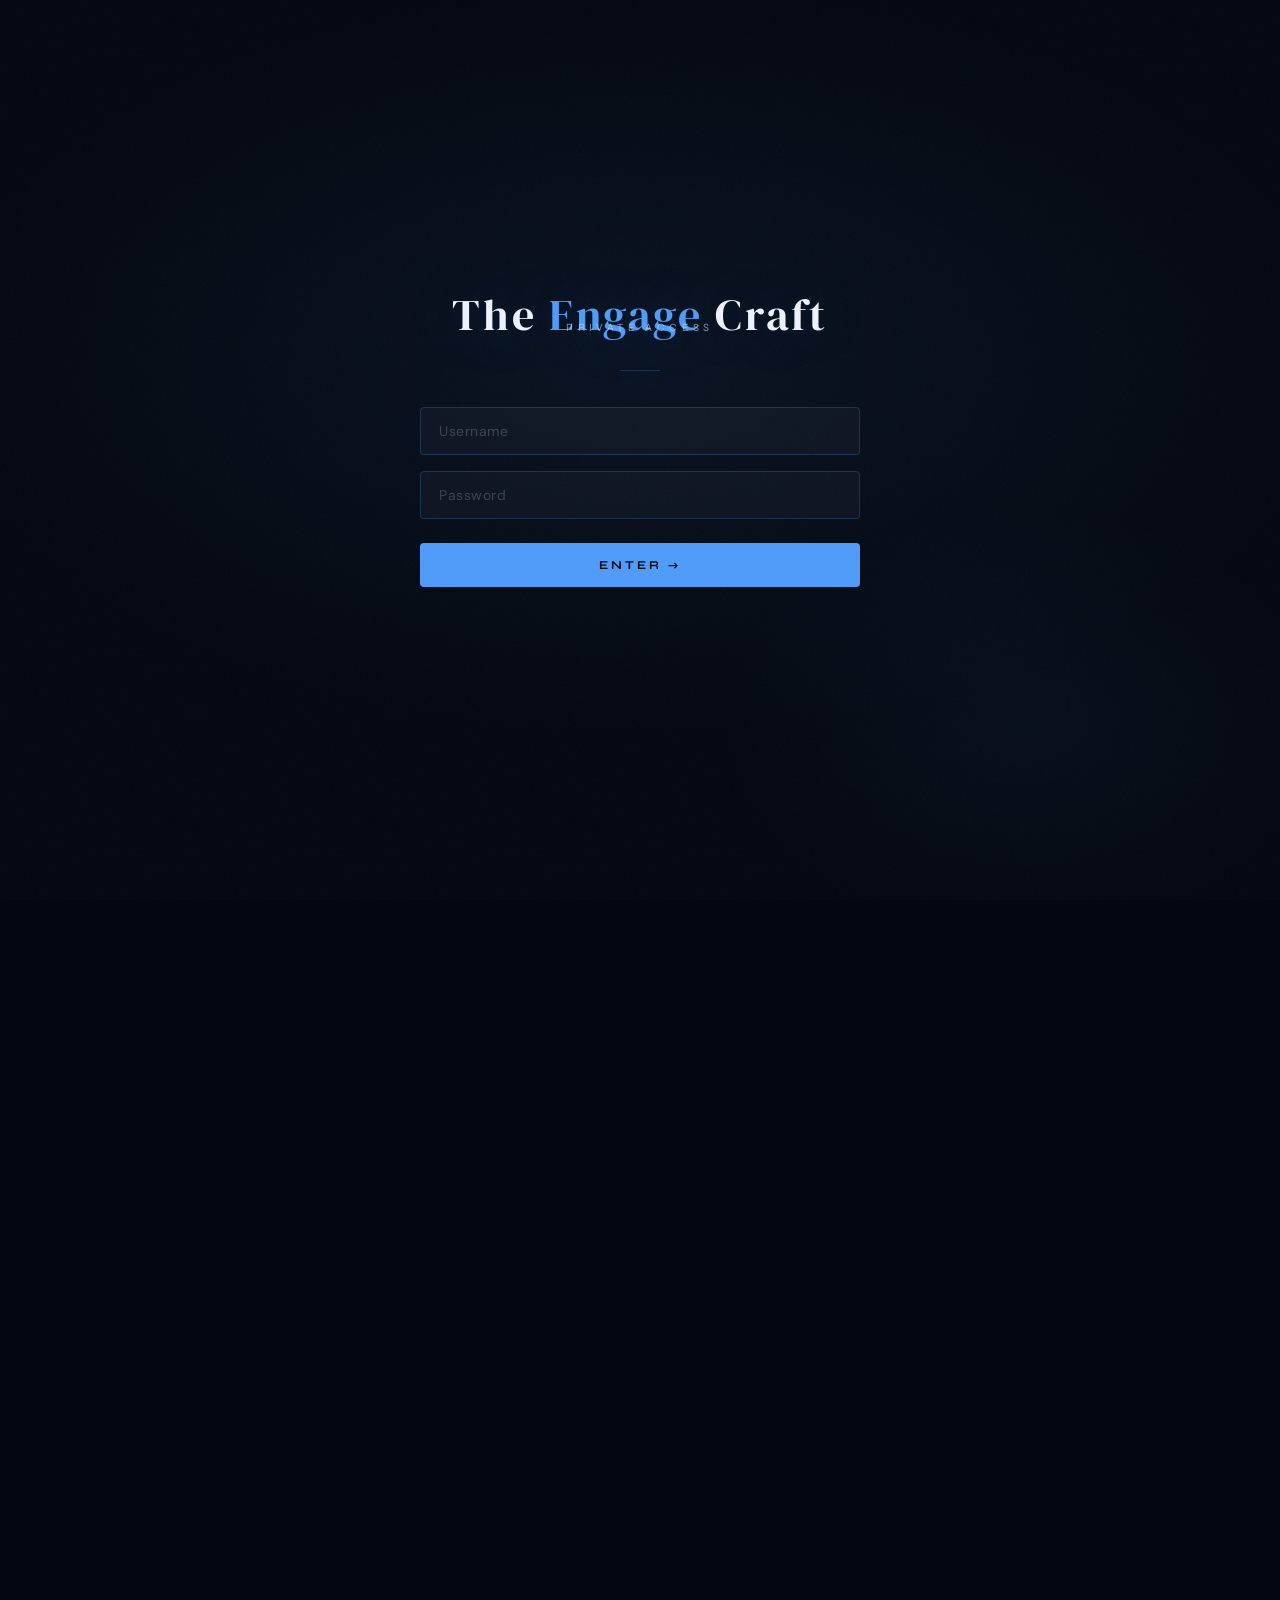
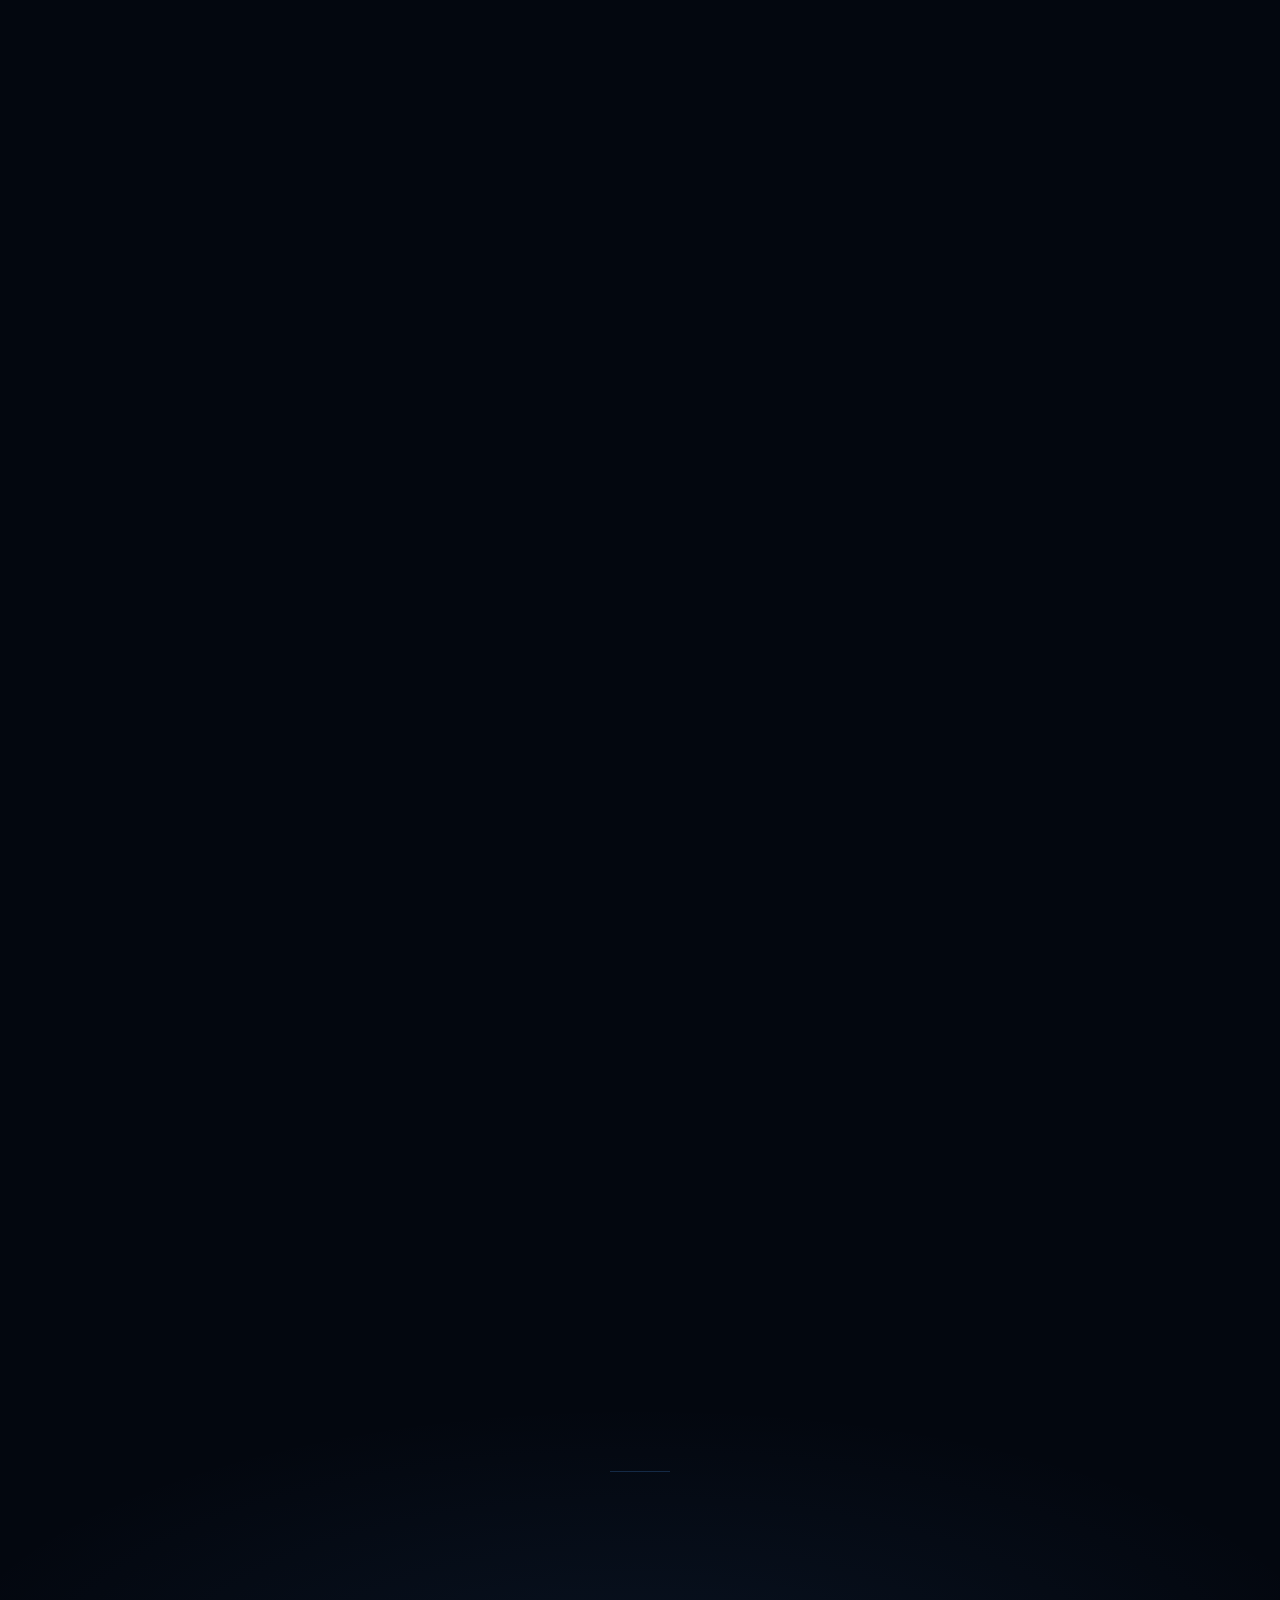
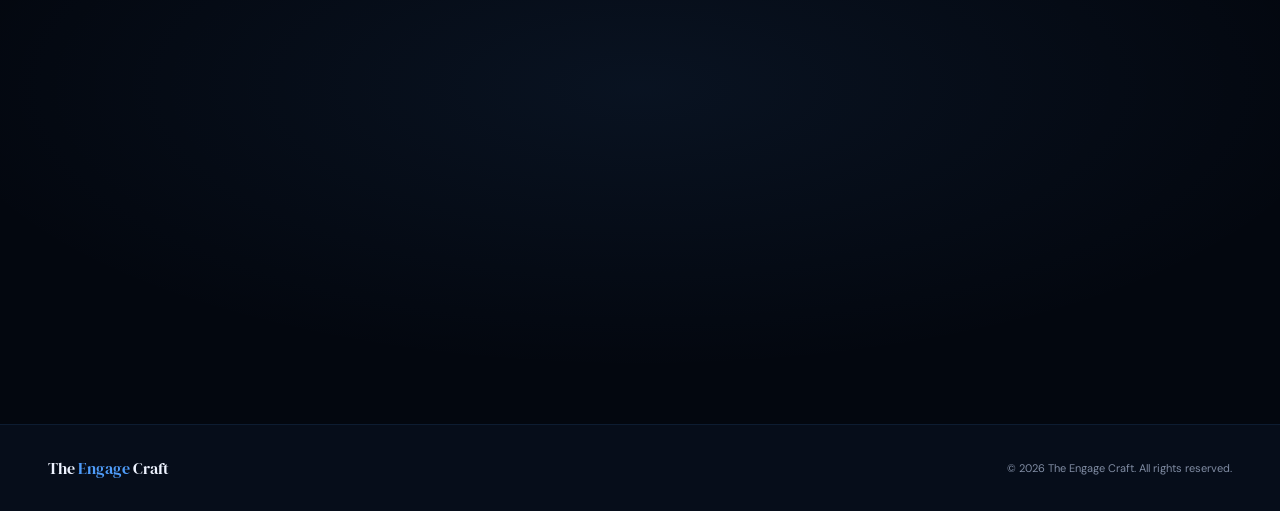
<file: portfolio.html>
<!DOCTYPE html>
<html lang="en">
<head>
<meta charset="UTF-8"/>
<meta name="viewport" content="width=device-width,initial-scale=1.0"/>
<title>The Engage Craft — Private Access</title>
<meta name="description" content="Entertainment PR, Meme Marketing, Viral Distribution & Culture-Led Campaigns."/>
<link rel="preconnect" href="https://fonts.googleapis.com"/>
<link rel="preconnect" href="https://fonts.gstatic.com" crossorigin/>
<link href="https://fonts.googleapis.com/css2?family=DM+Serif+Display:ital@0;1&family=Syne:wght@400;500;600;700;800&family=DM+Sans:ital,opsz,wght@0,9..40,300;0,9..40,400;0,9..40,500;1,9..40,300&display=swap" rel="stylesheet"/>
<style>
:root {
  --black: #03070f;
  --charcoal: #060d1a;
  --dark: #0a1628;
  --mid: #0f1f3d;
  --border: rgba(79,156,249,0.1);
  --border-light: rgba(79,156,249,0.22);
  --white: #eef3ff;
  --white-dim: rgba(210,225,255,0.6);
  --white-faint: rgba(210,225,255,0.22);
  --gold: #4f9cf9;
  --gold-dim: rgba(79,156,249,0.45);
  --gold-faint: rgba(79,156,249,0.08);
  --glow: rgba(79,156,249,0.15);
  --red-accent: #e63939;
  --font-display: 'DM Serif Display', Georgia, serif;
  --font-sans: 'Syne', sans-serif;
  --font-body: 'DM Sans', sans-serif;
}
*,*::before,*::after{box-sizing:border-box;margin:0;padding:0}
html{scroll-behavior:smooth;font-size:16px}
body{
  background:var(--black);
  color:var(--white);
  font-family:var(--font-body);
  overflow-x:hidden;
  cursor:auto;
}
::selection{background:var(--gold-dim);color:var(--white)}
::-webkit-scrollbar{width:3px}
::-webkit-scrollbar-track{background:var(--charcoal)}
::-webkit-scrollbar-thumb{background:var(--gold);border-radius:3px}

/* ── CURSOR ── */
#cursor{
  position:fixed;width:12px;height:12px;
  background:var(--gold);border-radius:50%;
  pointer-events:none;z-index:9999;
  transform:translate(-50%,-50%);
  transition:width .2s,height .2s,opacity .2s;
  mix-blend-mode:difference;
}
#cursor-ring{
  position:fixed;width:36px;height:36px;
  border:1px solid rgba(79,156,249,0.5);
  border-radius:50%;pointer-events:none;z-index:9998;
  transform:translate(-50%,-50%);
  transition:all .12s ease;
}

/* ── GRAIN ── */
.grain{
  position:fixed;inset:0;z-index:9990;pointer-events:none;
  opacity:.035;background-image:url("data:image/svg+xml,%3Csvg viewBox='0 0 256 256' xmlns='http://www.w3.org/2000/svg'%3E%3Cfilter id='noise'%3E%3CfeTurbulence type='fractalNoise' baseFrequency='0.9' numOctaves='4' stitchTiles='stitch'/%3E%3C/filter%3E%3Crect width='100%25' height='100%25' filter='url(%23noise)'/%3E%3C/svg%3E");
  background-size:200px 200px;
  animation:grain 0.4s steps(3) infinite;
}
@keyframes grain{
  0%{transform:translate(0,0)}
  20%{transform:translate(-3%,-3%)}
  40%{transform:translate(3%,3%)}
  60%{transform:translate(-1%,2%)}
  80%{transform:translate(2%,-1%)}
  100%{transform:translate(0,0)}
}

/* ── LOADING SCREEN ── */
#loading-screen{
  position:fixed;inset:0;background:var(--black);z-index:9997;
  display:flex;align-items:center;justify-content:center;flex-direction:column;gap:24px;
  transition:opacity 0.8s ease, visibility 0.8s ease;
}
#loading-screen.hide{opacity:0;visibility:hidden}
.loading-logo{
  font-family:var(--font-display);font-size:clamp(28px,4vw,52px);
  color:var(--gold);letter-spacing:0.08em;
  animation:fadeIn 0.6s ease forwards;
}
.loading-bar-wrap{width:200px;height:1px;background:rgba(255,255,255,0.1);overflow:hidden}
.loading-bar{height:100%;width:0;background:var(--gold);transition:width 0.05s linear}
.loading-pct{font-family:var(--font-sans);font-size:11px;color:var(--white-dim);letter-spacing:0.2em}

/* ── LOGIN GATE ── */
#login-gate{
  position:fixed;inset:0;background:var(--black);z-index:9995;
  display:flex;align-items:center;justify-content:center;
  transition:opacity 1s ease, visibility 1s ease;
}
#login-gate.hide{opacity:0;visibility:hidden;pointer-events:none}
.login-bg{
  position:absolute;inset:0;
  background:radial-gradient(ellipse 80% 60% at 50% 40%, rgba(79,156,249,0.08) 0%, transparent 70%),
             radial-gradient(ellipse 40% 40% at 80% 80%, rgba(79,156,249,0.05) 0%, transparent 60%);
  animation:bgPulse 8s ease-in-out infinite alternate;
}
@keyframes bgPulse{from{opacity:0.6}to{opacity:1}}
.login-box{
  position:relative;z-index:1;
  display:flex;flex-direction:column;align-items:center;gap:36px;
  width:min(440px,90vw);
  animation:slideUp 0.8s cubic-bezier(0.16,1,0.3,1) forwards;
}
@keyframes slideUp{from{opacity:0;transform:translateY(40px)}to{opacity:1;transform:translateY(0)}}
.login-logo{
  font-family:var(--font-display);font-size:clamp(28px,5vw,44px);
  color:var(--white);letter-spacing:0.06em;text-align:center;
  text-shadow:0 0 60px rgba(79,156,249,0.3);
}
.login-logo span{color:var(--gold)}
.login-subtitle{
  font-family:var(--font-sans);font-size:11px;letter-spacing:0.4em;
  color:var(--white-dim);text-transform:uppercase;margin-top:-24px;
}
.login-form{
  display:flex;flex-direction:column;gap:16px;width:100%;
}
.login-input{
  width:100%;padding:14px 18px;
  background:rgba(255,255,255,0.03);
  border:1px solid var(--border-light);
  border-radius:4px;
  color:var(--white);font-family:var(--font-body);font-size:14px;
  letter-spacing:0.04em;outline:none;
  transition:border-color 0.3s,box-shadow 0.3s;
}
.login-input::placeholder{color:rgba(255,255,255,0.2)}
.login-input:focus{border-color:var(--gold-dim);box-shadow:0 0 20px rgba(79,156,249,0.1)}
.login-btn{
  width:100%;padding:15px;margin-top:8px;
  background:var(--gold);color:var(--black);
  border:none;border-radius:4px;cursor:pointer;
  font-family:var(--font-sans);font-size:12px;font-weight:700;letter-spacing:0.25em;
  text-transform:uppercase;
  transition:all 0.3s;
  position:relative;overflow:hidden;
}
.login-btn:hover{background:#3a8ef0;box-shadow:0 0 40px rgba(79,156,249,0.3)}
.login-btn::after{
  content:'';position:absolute;inset:0;
  background:linear-gradient(135deg,rgba(255,255,255,0.2),transparent);
  opacity:0;transition:opacity 0.3s;
}
.login-btn:hover::after{opacity:1}
.login-error{
  font-family:var(--font-sans);font-size:11px;letter-spacing:0.1em;
  color:var(--red-accent);text-align:center;
  opacity:0;transition:opacity 0.3s;
}
.login-error.show{opacity:1}
.login-divider{width:40px;height:1px;background:var(--border-light);margin:0 auto}

/* ── MAIN SITE ── */
#main-site{opacity:0;transition:opacity 1s ease}
#main-site.show{opacity:1}

/* ── NAVBAR ── */
nav{
  position:fixed;top:0;left:0;right:0;z-index:100;
  padding:20px 48px;
  display:flex;align-items:center;justify-content:space-between;
  border-bottom:1px solid transparent;
  transition:all 0.4s ease;
}
nav.scrolled{
  background:rgba(3,3,3,0.85);backdrop-filter:blur(20px);
  border-color:var(--border);
}
.nav-logo{
  font-family:var(--font-display);font-size:18px;color:var(--white);
  letter-spacing:0.08em;text-decoration:none;
}
.nav-logo span{color:var(--gold)}
.nav-links{display:flex;gap:36px;list-style:none}
.nav-links a{
  font-family:var(--font-sans);font-size:11px;letter-spacing:0.2em;
  text-transform:uppercase;color:var(--white-dim);
  text-decoration:none;transition:color 0.3s;
}
.nav-links a:hover{color:var(--white)}
.nav-cta{
  font-family:var(--font-sans);font-size:11px;letter-spacing:0.2em;
  text-transform:uppercase;color:var(--black);background:var(--gold);
  padding:9px 20px;border-radius:2px;text-decoration:none;
  transition:all 0.3s;
}
.nav-cta:hover{background:#3a8ef0;box-shadow:0 0 30px rgba(79,156,249,0.3)}
.nav-mobile-btn{display:none;background:none;border:none;color:var(--white);cursor:pointer;font-size:20px}
@media(max-width:768px){
  nav{padding:16px 24px}
  .nav-links,.nav-cta{display:none}
  .nav-mobile-btn{display:block}
}

/* ── HERO ── */
#hero{
  min-height:100vh;display:flex;align-items:center;justify-content:center;
  position:relative;overflow:hidden;padding:120px 48px 80px;
}
.hero-bg{
  position:absolute;inset:0;
  background:
    radial-gradient(ellipse 120% 80% at 50% 20%, rgba(79,156,249,0.08) 0%, transparent 60%),
    radial-gradient(ellipse 60% 60% at 80% 70%, rgba(79,156,249,0.05) 0%, transparent 50%),
    radial-gradient(ellipse 40% 60% at 10% 80%, rgba(79,156,249,0.04) 0%, transparent 50%);
}
.hero-grid{
  position:absolute;inset:0;
  background-image:
    linear-gradient(rgba(255,255,255,0.015) 1px, transparent 1px),
    linear-gradient(90deg, rgba(255,255,255,0.015) 1px, transparent 1px);
  background-size:80px 80px;
  mask-image:radial-gradient(ellipse 80% 80% at 50% 50%, black 30%, transparent 80%);
}
.hero-content{
  position:relative;z-index:1;text-align:center;
  max-width:1000px;margin:0 auto;
}
.hero-eyebrow{
  font-family:var(--font-sans);font-size:10px;letter-spacing:0.4em;
  text-transform:uppercase;color:var(--gold);
  border:1px solid var(--gold-dim);padding:6px 16px;border-radius:100px;
  display:inline-block;margin-bottom:36px;
  animation:fadeIn 1s ease 0.3s both;
}
.hero-title{
  font-family:var(--font-display);
  font-size:clamp(42px,7vw,108px);
  line-height:1.0;letter-spacing:-0.01em;
  color:var(--white);
  margin-bottom:28px;
  animation:slideUp 1s cubic-bezier(0.16,1,0.3,1) 0.4s both;
}
.hero-title em{color:var(--gold);font-style:italic}
.hero-sub{
  font-family:var(--font-body);font-size:clamp(14px,1.8vw,18px);
  color:var(--white-dim);line-height:1.7;max-width:620px;margin:0 auto 48px;
  animation:fadeIn 1s ease 0.6s both;
}
.hero-btns{
  display:flex;gap:16px;justify-content:center;flex-wrap:wrap;
  margin-bottom:80px;
  animation:fadeIn 1s ease 0.8s both;
}
.btn-primary{
  padding:14px 32px;background:var(--gold);color:var(--black);
  font-family:var(--font-sans);font-size:11px;font-weight:700;letter-spacing:0.2em;
  text-transform:uppercase;text-decoration:none;border-radius:2px;
  transition:all 0.3s;
}
.btn-primary:hover{background:#3a8ef0;box-shadow:0 0 40px rgba(79,156,249,0.45);transform:translateY(-1px)}
.btn-ghost{
  padding:14px 32px;background:transparent;color:var(--white);
  font-family:var(--font-sans);font-size:11px;font-weight:600;letter-spacing:0.2em;
  text-transform:uppercase;text-decoration:none;border-radius:2px;
  border:1px solid var(--border-light);
  transition:all 0.3s;
}
.btn-ghost:hover{border-color:var(--gold-dim);color:var(--gold);box-shadow:0 0 20px rgba(79,156,249,0.1)}
.hero-metrics{
  display:grid;grid-template-columns:repeat(4,1fr);gap:1px;
  background:var(--border);
  border:1px solid var(--border);border-radius:4px;overflow:hidden;
  animation:fadeIn 1s ease 1s both;
}
.metric{
  padding:24px 20px;background:var(--charcoal);text-align:center;
  transition:background 0.3s;
}
.metric:hover{background:var(--dark)}
.metric-num{
  font-family:var(--font-display);font-size:clamp(24px,3vw,40px);
  color:var(--gold);display:block;
}
.metric-label{
  font-family:var(--font-sans);font-size:10px;letter-spacing:0.2em;
  text-transform:uppercase;color:var(--white-dim);margin-top:4px;display:block;
}
@media(max-width:640px){
  .hero-metrics{grid-template-columns:repeat(2,1fr)}
  #hero{padding:100px 24px 60px}
}

/* ── MARQUEE ── */
.marquee-wrap{
  overflow:hidden;padding:20px 0;border-top:1px solid var(--border);border-bottom:1px solid var(--border);
  background:var(--charcoal);
}
.marquee-track{
  display:flex;gap:60px;width:max-content;
  animation:marquee 30s linear infinite;
}
.marquee-track:hover{animation-play-state:paused}
@keyframes marquee{from{transform:translateX(0)}to{transform:translateX(-50%)}}
.marquee-item{
  font-family:var(--font-sans);font-size:11px;letter-spacing:0.3em;
  text-transform:uppercase;color:var(--white-dim);white-space:nowrap;
  display:flex;align-items:center;gap:24px;
}
.marquee-dot{width:4px;height:4px;background:var(--gold);border-radius:50%;flex-shrink:0}

/* ── SECTION BASE ── */
section{padding:120px 48px}
@media(max-width:768px){section{padding:80px 24px}}
.section-label{
  font-family:var(--font-sans);font-size:10px;letter-spacing:0.4em;
  text-transform:uppercase;color:var(--gold);margin-bottom:20px;display:block;
}
.section-title{
  font-family:var(--font-display);font-size:clamp(32px,5vw,72px);
  line-height:1.05;color:var(--white);margin-bottom:24px;
}
.section-title em{color:var(--gold);font-style:italic}
.section-body{
  font-family:var(--font-body);font-size:clamp(14px,1.5vw,17px);
  color:var(--white-dim);line-height:1.8;max-width:640px;
}
.max-w{max-width:1200px;margin:0 auto}


/* ── ABOUT SOLO ── */
.about-grid-solo{max-width:720px}

/* ── ABOUT ── */
#about{background:var(--charcoal)}
.about-grid{display:grid;grid-template-columns:1fr 1fr;gap:80px;align-items:center}
@media(max-width:768px){}
.expertise-grid{display:grid;grid-template-columns:1fr 1fr;gap:12px;margin-top:36px}
.expertise-item{
  padding:12px 16px;background:var(--gold-faint);border:1px solid var(--gold-dim);
  border-radius:2px;
  font-family:var(--font-sans);font-size:11px;letter-spacing:0.1em;
  color:var(--white-dim);transition:all 0.3s;
}
.expertise-item:hover{background:rgba(79,156,249,0.12);color:var(--white);border-color:var(--gold)}

/* ── CASE STUDIES ── */
#work{background:var(--black)}
.case-grid{display:grid;grid-template-columns:repeat(3,1fr);gap:1px;background:var(--border);border:1px solid var(--border);border-radius:4px;overflow:hidden;margin-top:60px}
@media(max-width:900px){.case-grid{grid-template-columns:1fr}}
.case-card{
  background:var(--charcoal);padding:40px 36px;position:relative;overflow:hidden;
  transition:background 0.4s;
  cursor:auto;
}
.case-card:hover{background:var(--dark)}
.case-card::before{
  content:'';position:absolute;inset:0;
  background:linear-gradient(135deg,rgba(79,156,249,0.08) 0%, transparent 60%);
  opacity:0;transition:opacity 0.4s;
}
.case-card:hover::before{opacity:1}
.case-num{
  font-family:var(--font-display);font-size:80px;color:rgba(79,156,249,0.08);
  position:absolute;top:-16px;right:24px;line-height:1;
  transition:all 0.4s;
}
.case-card:hover .case-num{color:rgba(79,156,249,0.1);transform:scale(1.1)}
.case-tag{
  font-family:var(--font-sans);font-size:9px;letter-spacing:0.3em;
  text-transform:uppercase;color:var(--gold);margin-bottom:20px;display:block;
}
.case-title{
  font-family:var(--font-display);font-size:clamp(20px,2vw,26px);
  color:var(--white);line-height:1.2;margin-bottom:16px;
}
.case-desc{
  font-family:var(--font-body);font-size:13px;color:var(--white-dim);
  line-height:1.7;margin-bottom:24px;
}
.case-pills{display:flex;flex-wrap:wrap;gap:8px}
.pill{
  font-family:var(--font-sans);font-size:9px;letter-spacing:0.15em;text-transform:uppercase;
  padding:5px 10px;border:1px solid var(--border-light);border-radius:100px;
  color:var(--white-faint);transition:all 0.3s;
}
.case-card:hover .pill{border-color:var(--gold-dim);color:var(--white-dim)}
.case-arrow{
  position:absolute;bottom:32px;right:32px;
  width:36px;height:36px;border:1px solid var(--border);border-radius:50%;
  display:flex;align-items:center;justify-content:center;
  color:var(--white-dim);font-size:14px;
  transition:all 0.3s;
  opacity:0;transform:translate(4px,4px);
}
.case-card:hover .case-arrow{opacity:1;transform:translate(0,0);border-color:var(--gold-dim);color:var(--gold)}

/* ── COLLABORATORS ── */
#collaborators{background:var(--charcoal)}
.collab-grid{
  display:grid;grid-template-columns:repeat(4,1fr);gap:1px;
  background:var(--border);border:1px solid var(--border);border-radius:4px;overflow:hidden;
  margin-top:48px;
}
@media(max-width:900px){.collab-grid{grid-template-columns:repeat(2,1fr)}}
@media(max-width:480px){.collab-grid{grid-template-columns:1fr}}
.collab-card{
  background:var(--dark);padding:28px 24px;text-align:center;
  transition:background 0.3s;
}
.collab-card:hover{background:var(--mid)}
.collab-avatar{
  width:56px;height:56px;border-radius:50%;
  background:linear-gradient(135deg,rgba(79,156,249,0.2),rgba(79,156,249,0.05));
  border:1px solid var(--gold-dim);margin:0 auto 12px;
  display:flex;align-items:center;justify-content:center;
  font-family:var(--font-display);font-size:20px;color:var(--gold);
}
.collab-name{font-family:var(--font-sans);font-size:13px;color:var(--white);font-weight:600}
.collab-handle{font-family:var(--font-body);font-size:11px;color:var(--white-dim);margin-top:4px}

/* ── MOVIE / ENTERTAINMENT ── */
#entertainment{
  background:var(--black);
  background-image:radial-gradient(ellipse 80% 60% at 50% 50%, rgba(79,156,249,0.05) 0%, transparent 70%);
}
.ent-bento{display:grid;grid-template-columns:2fr 1fr;grid-template-rows:auto;gap:1px;background:var(--border);border:1px solid var(--border);border-radius:4px;overflow:hidden;margin-top:60px}
@media(max-width:768px){.ent-bento{grid-template-columns:1fr}}
.ent-card{background:var(--charcoal);padding:40px;position:relative;overflow:hidden}
.ent-card.large{grid-row:span 2}
.ent-card-label{font-family:var(--font-sans);font-size:9px;letter-spacing:0.35em;text-transform:uppercase;color:var(--gold);margin-bottom:16px}
.ent-card-title{font-family:var(--font-display);font-size:clamp(22px,2.5vw,32px);color:var(--white);line-height:1.2;margin-bottom:12px}
.ent-card-body{font-family:var(--font-body);font-size:13px;color:var(--white-dim);line-height:1.7}
.ent-visual{
  position:absolute;bottom:0;right:0;
  width:160px;height:160px;
  background:radial-gradient(circle at 70% 70%, rgba(79,156,249,0.15) 0%, transparent 70%);
  border-radius:50% 0 0 0;
}

/* ── POLITICAL ── */
#political{background:var(--charcoal)}
.pol-grid{display:grid;grid-template-columns:repeat(3,1fr);gap:16px;margin-top:48px}
@media(max-width:768px){.pol-grid{grid-template-columns:1fr}}
.pol-card{
  padding:32px 28px;border:1px solid var(--border);border-radius:4px;
  background:var(--dark);position:relative;overflow:hidden;
  transition:all 0.4s;
}
.pol-card:hover{border-color:var(--gold-dim);background:var(--mid)}
.pol-card::before{
  content:'';position:absolute;top:0;left:0;right:0;height:2px;
  background:var(--gold);transform:scaleX(0);transform-origin:left;
  transition:transform 0.4s;
}
.pol-card:hover::before{transform:scaleX(1)}
.pol-badge{
  display:inline-flex;align-items:center;gap:8px;
  font-family:var(--font-sans);font-size:9px;letter-spacing:0.25em;text-transform:uppercase;
  color:var(--gold);margin-bottom:16px;
}
.pol-badge-dot{width:6px;height:6px;background:var(--gold);border-radius:50%}
.pol-title{font-family:var(--font-display);font-size:22px;color:var(--white);margin-bottom:10px;line-height:1.2}
.pol-body{font-family:var(--font-body);font-size:13px;color:var(--white-dim);line-height:1.7}

/* ── SERVICES ── */
#services{background:var(--black)}
.services-grid{
  display:grid;grid-template-columns:repeat(5,1fr);gap:1px;
  background:var(--border);border:1px solid var(--border);border-radius:4px;overflow:hidden;
  margin-top:60px;
}
@media(max-width:1000px){.services-grid{grid-template-columns:repeat(3,1fr)}}
@media(max-width:600px){.services-grid{grid-template-columns:repeat(2,1fr)}}
.service-card{
  background:var(--charcoal);padding:32px 24px;
  transition:all 0.3s;cursor:none;
}
.service-card:hover{background:var(--dark)}
.service-icon{
  width:40px;height:40px;border:1px solid var(--gold-dim);border-radius:4px;
  display:flex;align-items:center;justify-content:center;
  font-size:18px;margin-bottom:20px;
  transition:all 0.3s;
}
.service-card:hover .service-icon{background:var(--gold-faint);border-color:var(--gold)}
.service-name{font-family:var(--font-sans);font-size:13px;font-weight:600;color:var(--white);margin-bottom:8px}
.service-desc{font-family:var(--font-body);font-size:12px;color:var(--white-dim);line-height:1.6}

/* ── PROCESS ── */
#process{background:var(--charcoal)}
.process-track{
  display:grid;grid-template-columns:repeat(6,1fr);gap:0;
  position:relative;margin-top:60px;
}
@media(max-width:900px){.process-track{grid-template-columns:repeat(3,1fr)}}
@media(max-width:500px){.process-track{grid-template-columns:repeat(2,1fr)}}
.process-track::before{
  content:'';position:absolute;top:20px;left:0;right:0;height:1px;
  background:linear-gradient(90deg, transparent, var(--gold-dim) 20%, var(--gold-dim) 80%, transparent);
}
@media(max-width:900px){.process-track::before{display:none}}
.process-step{padding:0 20px 0 0;position:relative}
.process-num{
  width:40px;height:40px;border:1px solid var(--gold-dim);border-radius:50%;
  display:flex;align-items:center;justify-content:center;
  font-family:var(--font-sans);font-size:11px;color:var(--gold);
  background:var(--charcoal);position:relative;z-index:1;
  margin-bottom:20px;transition:all 0.3s;
}
.process-step:hover .process-num{background:var(--gold);color:var(--black)}
.process-step-label{font-family:var(--font-sans);font-size:10px;letter-spacing:0.2em;text-transform:uppercase;color:var(--gold);margin-bottom:8px}
.process-step-name{font-family:var(--font-display);font-size:16px;color:var(--white);margin-bottom:8px}
.process-step-body{font-family:var(--font-body);font-size:12px;color:var(--white-dim);line-height:1.6}

/* ── RESULTS ── */
#results{background:var(--black)}
.results-grid{
  display:grid;grid-template-columns:2fr 1fr 1fr;
  grid-template-rows:auto auto;
  gap:1px;background:var(--border);
  border:1px solid var(--border);border-radius:4px;overflow:hidden;
  margin-top:60px;
}
@media(max-width:900px){.results-grid{grid-template-columns:1fr 1fr}}
@media(max-width:480px){.results-grid{grid-template-columns:1fr}}
.result-card{background:var(--charcoal);padding:40px;transition:background 0.3s}
.result-card:hover{background:var(--dark)}
.result-card.featured{grid-row:span 2;background:var(--dark)}
.result-num{
  font-family:var(--font-display);
  font-size:clamp(48px,5vw,80px);color:var(--gold);
  line-height:1;margin-bottom:8px;
  background:linear-gradient(135deg,var(--gold),#a8c8f8);
  -webkit-background-clip:text;-webkit-text-fill-color:transparent;background-clip:text;
}
.result-label{font-family:var(--font-sans);font-size:11px;letter-spacing:0.2em;text-transform:uppercase;color:var(--white-dim)}
.result-body{font-family:var(--font-body);font-size:13px;color:var(--white-faint);line-height:1.6;margin-top:16px}

/* ── TESTIMONIALS ── */
#testimonials{background:var(--charcoal)}
.testi-grid{display:grid;grid-template-columns:repeat(3,1fr);gap:16px;margin-top:60px}
@media(max-width:900px){.testi-grid{grid-template-columns:1fr 1fr}}
@media(max-width:560px){.testi-grid{grid-template-columns:1fr}}
.testi-card{
  padding:32px;border:1px solid var(--border);border-radius:4px;
  background:var(--dark);position:relative;overflow:hidden;
  transition:border-color 0.3s,transform 0.3s;
}
.testi-card:hover{border-color:var(--gold-dim);transform:translateY(-4px)}
.testi-quote{
  font-family:var(--font-display);font-size:48px;color:var(--gold-dim);
  line-height:0.8;margin-bottom:20px;
}
.testi-body{
  font-family:var(--font-body);font-style:italic;font-size:14px;
  color:var(--white-dim);line-height:1.8;margin-bottom:24px;
}
.testi-author{display:flex;align-items:center;gap:12px}
.testi-avatar{
  width:36px;height:36px;border-radius:50%;
  background:linear-gradient(135deg,rgba(79,156,249,0.3),rgba(79,156,249,0.05));
  border:1px solid var(--gold-dim);flex-shrink:0;
  display:flex;align-items:center;justify-content:center;
  font-family:var(--font-display);font-size:14px;color:var(--gold);
}
.testi-name{font-family:var(--font-sans);font-size:12px;font-weight:600;color:var(--white)}
.testi-role{font-family:var(--font-body);font-size:11px;color:var(--white-dim)}

/* ── CONTACT ── */
#contact{background:var(--black);text-align:center;position:relative;overflow:hidden}
#contact::before{
  content:'';position:absolute;inset:0;
  background:radial-gradient(ellipse 80% 60% at 50% 50%, rgba(79,156,249,0.08) 0%, transparent 70%);
}
.contact-inner{position:relative;z-index:1;max-width:640px;margin:0 auto}
.contact-cta{
  font-family:var(--font-display);font-size:clamp(36px,6vw,88px);
  color:var(--white);line-height:1.0;margin-bottom:36px;
}
.contact-cta em{color:var(--gold);font-style:italic}
.contact-info{display:flex;gap:40px;justify-content:center;flex-wrap:wrap;margin-bottom:48px}
.contact-item{text-align:center}
.contact-item-label{font-family:var(--font-sans);font-size:9px;letter-spacing:0.3em;text-transform:uppercase;color:var(--white-dim);margin-bottom:6px}
.contact-item-val{font-family:var(--font-body);font-size:14px;color:var(--white)}
.contact-item-val a{color:var(--gold);text-decoration:none}
.contact-item-val a:hover{text-decoration:underline}
.social-row{display:flex;gap:16px;justify-content:center;margin-bottom:48px}
.social-btn{
  width:44px;height:44px;border:1px solid var(--border-light);border-radius:50%;
  display:flex;align-items:center;justify-content:center;
  color:var(--white-dim);font-size:16px;text-decoration:none;
  transition:all 0.3s;
}
.social-btn:hover{border-color:var(--gold);color:var(--gold);box-shadow:0 0 20px rgba(79,156,249,0.2)}
.contact-divider{width:60px;height:1px;background:var(--border-light);margin:0 auto 48px}

/* ── FOOTER ── */
footer{
  padding:32px 48px;border-top:1px solid var(--border);
  background:var(--charcoal);
  display:flex;align-items:center;justify-content:space-between;flex-wrap:wrap;gap:16px;
}
@media(max-width:600px){footer{padding:24px;flex-direction:column;text-align:center}}
.footer-logo{font-family:var(--font-display);font-size:16px;color:var(--white)}
.footer-logo span{color:var(--gold)}
.footer-copy{font-family:var(--font-body);font-size:11px;color:var(--white-dim)}

/* ── SCROLL REVEAL ── */
.reveal{opacity:0;transform:translateY(30px);transition:opacity 0.8s cubic-bezier(0.16,1,0.3,1),transform 0.8s cubic-bezier(0.16,1,0.3,1)}
.reveal.visible{opacity:1;transform:translateY(0)}
.reveal-delay-1{transition-delay:0.1s}
.reveal-delay-2{transition-delay:0.2s}
.reveal-delay-3{transition-delay:0.3s}
.reveal-delay-4{transition-delay:0.4s}

@keyframes fadeIn{from{opacity:0}to{opacity:1}}
@keyframes countUp{from{opacity:0;transform:translateY(20px)}to{opacity:1;transform:translateY(0)}}

</style>
</head>
<body>

<div class="grain"></div>

<!-- LOADING SCREEN -->
<div id="loading-screen">
  <div class="loading-logo">The Engage Craft</div>
  <div class="loading-bar-wrap"><div class="loading-bar" id="loadingBar"></div></div>
  <div class="loading-pct" id="loadingPct">0%</div>
</div>

<!-- LOGIN GATE -->
<div id="login-gate">
  <div class="grain"></div>
  <div class="login-bg"></div>
  <div class="login-box">
    <div style="text-align:center">
      <div class="login-logo">The <span>Engage</span> Craft</div>
      <div class="login-subtitle">Private Access</div>
    </div>
    <div class="login-divider"></div>
    <div class="login-form">
      <input class="login-input" id="loginUser" type="text" placeholder="Username" autocomplete="off"/>
      <input class="login-input" id="loginPass" type="password" placeholder="Password"/>
      <button class="login-btn" id="loginBtn">Enter →</button>
      <div class="login-error" id="loginError">Invalid credentials. Try again.</div>
    </div>
  </div>
</div>

<!-- MAIN SITE -->
<div id="main-site">

  <!-- NAVBAR -->
  <nav id="navbar">
    <a href="#" class="nav-logo">The <span>Engage</span> Craft</a>
    <ul class="nav-links">
      <li><a href="#about">About</a></li>
      <li><a href="#work">Work</a></li>
      <li><a href="#services">Services</a></li>
      <li><a href="#results">Results</a></li>
    </ul>
    <a href="#contact" class="nav-cta">Let's Talk</a>
    <button class="nav-mobile-btn" id="mobileMenuBtn">☰</button>
  </nav>

  <!-- HERO -->
  <section id="hero">
    <div class="hero-bg"></div>
    <div class="hero-grid"></div>
    <div class="hero-content">
      <div class="hero-eyebrow">Entertainment · Meme Marketing · Viral Distribution</div>
      <h1 class="hero-title">We Don't Run<br>Campaigns. We<br><em>Engineer Attention.</em></h1>
      <p class="hero-sub">Entertainment PR, Meme Marketing, Viral Distribution & Culture-Led Campaigns for the next generation of creators and brands.</p>
      <div class="hero-btns">
        <a href="#work" class="btn-primary">View Portfolio</a>
        <a href="#contact" class="btn-ghost">Contact Us</a>
      </div>
      <div class="hero-metrics">
        <div class="metric">
          <span class="metric-num" data-count="200">0</span>
          <span class="metric-label">M+ Organic Views</span>
        </div>
        <div class="metric">
          <span class="metric-num" data-count="100">0</span>
          <span class="metric-label">Creator Campaigns</span>
        </div>
        <div class="metric">
          <span class="metric-num" data-count="1000">0</span>
          <span class="metric-label">Meme Ecosystem Pages</span>
        </div>
        <div class="metric">
          <span class="metric-num" data-count="50">0</span>
          <span class="metric-label">PR Networks</span>
        </div>
      </div>
    </div>
  </section>

  <!-- MARQUEE -->
  <div class="marquee-wrap">
    <div class="marquee-track" id="marqueeTrack">
      <div class="marquee-item"><span class="marquee-dot"></span>Meme Marketing</div>
      <div class="marquee-item"><span class="marquee-dot"></span>Entertainment PR</div>
      <div class="marquee-item"><span class="marquee-dot"></span>Viral Distribution</div>
      <div class="marquee-item"><span class="marquee-dot"></span>Influencer Campaigns</div>
      <div class="marquee-item"><span class="marquee-dot"></span>Organic Growth Systems</div>
      <div class="marquee-item"><span class="marquee-dot"></span>Community Seeding</div>
      <div class="marquee-item"><span class="marquee-dot"></span>Audience Amplification</div>
      <div class="marquee-item"><span class="marquee-dot"></span>Culture-Led Strategy</div>
      <div class="marquee-item"><span class="marquee-dot"></span>Attention Engineering</div>
      <div class="marquee-item"><span class="marquee-dot"></span>Meme Marketing</div>
      <div class="marquee-item"><span class="marquee-dot"></span>Entertainment PR</div>
      <div class="marquee-item"><span class="marquee-dot"></span>Viral Distribution</div>
      <div class="marquee-item"><span class="marquee-dot"></span>Influencer Campaigns</div>
      <div class="marquee-item"><span class="marquee-dot"></span>Organic Growth Systems</div>
      <div class="marquee-item"><span class="marquee-dot"></span>Community Seeding</div>
      <div class="marquee-item"><span class="marquee-dot"></span>Audience Amplification</div>
      <div class="marquee-item"><span class="marquee-dot"></span>Culture-Led Strategy</div>
      <div class="marquee-item"><span class="marquee-dot"></span>Attention Engineering</div>
    </div>
  </div>

  <!-- ABOUT -->
  <section id="about">
    <div class="max-w">
      <div class="about-grid-solo">
      <div>
        <span class="section-label reveal">About the Founder</span>
          <h2 class="section-title reveal reveal-delay-1">Biing — <em>Architect of Attention</em></h2>
          <p class="section-body reveal reveal-delay-2">Biing is the founder of The Engage Craft and one of India's sharpest entertainment marketing strategists. He operates at the intersection of culture, memes, and organic distribution — building viral ecosystems that amplify creators, films, and campaigns into mainstream conversations.</p>
          <div class="expertise-grid reveal reveal-delay-3">
            <div class="expertise-item">Entertainment PR</div>
            <div class="expertise-item">Meme Marketing</div>
            <div class="expertise-item">Influencer Distribution</div>
            <div class="expertise-item">Viral Content Strategy</div>
            <div class="expertise-item">Audience Amplification</div>
            <div class="expertise-item">Organic Growth Systems</div>
            <div class="expertise-item">Community Seeding</div>
            <div class="expertise-item">Attention Engineering</div>
          </div>
      </div>
    </div>
  </section>

  <!-- CASE STUDIES -->
  <section id="work">
    <div class="max-w">
      <span class="section-label reveal">Case Studies</span>
      <h2 class="section-title reveal reveal-delay-1">Featured <em>Experience</em></h2>
      <div class="case-grid">
        <div class="case-card reveal">
          <div class="case-num">01</div>
          <span class="case-tag">Podcast PR · Distribution</span>
          <h3 class="case-title">Raj Shamani Podcast Promotion</h3>
          <p class="case-desc">Engineered a comprehensive digital distribution strategy for one of India's top business podcasts. Drove organic visibility through meme ecosystem outreach and strategic content amplification across creator networks.</p>
          <div class="case-pills">
            <span class="pill">Podcast PR</span>
            <span class="pill">Meme Outreach</span>
            <span class="pill">Organic Push</span>
            <span class="pill">Distribution</span>
          </div>
          <div class="case-arrow">↗</div>
        </div>
        <div class="case-card reveal reveal-delay-1">
          <div class="case-num">02</div>
          <span class="case-tag">Active · Vlog PR</span>
          <h3 class="case-title">Aarush Bhola Vlog PR</h3>
          <p class="case-desc">Currently handling end-to-end PR and distribution. Viral clip amplification, influencer & meme page distribution with a focus on organic audience engagement and retention strategies.</p>
          <div class="case-pills">
            <span class="pill">Active Campaign</span>
            <span class="pill">Vlog PR</span>
            <span class="pill">Clip Amplification</span>
            <span class="pill">Engagement</span>
          </div>
          <div class="case-arrow">↗</div>
        </div>
        <div class="case-card reveal reveal-delay-2">
          <div class="case-num">03</div>
          <span class="case-tag">Entertainment · Short-form</span>
          <h3 class="case-title">RealHit Podcast PR</h3>
          <p class="case-desc">Distribution-focused content push targeting entertainment audiences. Built a short-form viral content pipeline with precision audience targeting to grow reach organically across platforms.</p>
          <div class="case-pills">
            <span class="pill">Podcast Distribution</span>
            <span class="pill">Short-form</span>
            <span class="pill">Entertainment</span>
            <span class="pill">Viral Content</span>
          </div>
          <div class="case-arrow">↗</div>
        </div>
      </div>
    </div>
  </section>

  <!-- COLLABORATORS -->
  <section id="collaborators">
    <div class="max-w">
      <span class="section-label reveal">Past Collaborations</span>
      <h2 class="section-title reveal reveal-delay-1">Creator <em>Network</em></h2>
      <div class="collab-grid">
        <div class="collab-card reveal">
          <div class="collab-avatar">L</div>
          <div class="collab-name">Lakshay Choudhary</div>
          <div class="collab-handle">Content Creator</div>
        </div>
        <div class="collab-card reveal reveal-delay-1">
          <div class="collab-avatar">A</div>
          <div class="collab-name">Ashu Ghai</div>
          <div class="collab-handle">Science and Fun</div>
        </div>
        <div class="collab-card reveal reveal-delay-2">
          <div class="collab-avatar">H</div>
          <div class="collab-name">Harsh Dhaka</div>
          <div class="collab-handle">Creator</div>
        </div>
        <div class="collab-card reveal reveal-delay-3">
          <div class="collab-avatar">C</div>
          <div class="collab-name">Crazy Deep</div>
          <div class="collab-handle">Content Creator</div>
        </div>
        <div class="collab-card reveal">
          <div class="collab-avatar">V</div>
          <div class="collab-name">Vikanshu Tomar</div>
          <div class="collab-handle">Creator</div>
        </div>
        <div class="collab-card reveal reveal-delay-1">
          <div class="collab-avatar">R</div>
          <div class="collab-name">Rohit Bambola</div>
          <div class="collab-handle">Content Creator</div>
        </div>
        <div class="collab-card reveal reveal-delay-2">
          <div class="collab-avatar">K</div>
          <div class="collab-name">Kindddx</div>
          <div class="collab-handle">Creator</div>
        </div>
        <div class="collab-card reveal reveal-delay-3">
          <div class="collab-avatar">+</div>
          <div class="collab-name">Many More</div>
          <div class="collab-handle">& counting...</div>
        </div>
      </div>
    </div>
  </section>

  <!-- ENTERTAINMENT CAMPAIGNS -->
  <section id="entertainment">
    <div class="max-w">
      <span class="section-label reveal">Entertainment</span>
      <h2 class="section-title reveal reveal-delay-1">Film & <em>Entertainment</em><br>Campaigns</h2>
      <div class="ent-bento">
        <div class="ent-card large reveal">
          <div class="ent-card-label">Featured Campaign</div>
          <div class="ent-card-title">Citadel & Premium<br>Entertainment Campaigns</div>
          <p class="ent-card-body">Partnered on strategic entertainment marketing campaigns including work with major film and series promotions. Specialized in entertainment-focused audience distribution — placing content in front of culture-hungry communities with precision targeting and organic seeding across meme ecosystems.</p>
          <br>
          <p class="ent-card-body" style="color:var(--white-faint)">Our entertainment PR approach focuses on narrative seeding before release windows, building organic buzz through community integration rather than paid blast strategies. The result: audiences feel like they discovered it themselves.</p>
          <div class="ent-visual"></div>
        </div>
        <div class="ent-card reveal reveal-delay-1">
          <div class="ent-card-label">Approach</div>
          <div class="ent-card-title">Entertainment Audience Distribution</div>
          <p class="ent-card-body">Precision targeting across entertainment communities — fan pages, meme networks, culture clusters.</p>
        </div>
        <div class="ent-card reveal reveal-delay-2">
          <div class="ent-card-label">Strategy</div>
          <div class="ent-card-title">Viral Awareness Campaigns</div>
          <p class="ent-card-body">From teaser drops to full release windows — building sustained organic momentum.</p>
        </div>
      </div>
    </div>
  </section>

  <!-- POLITICAL CAMPAIGNS -->
  <section id="political">
    <div class="max-w">
      <span class="section-label reveal">Political Campaigns</span>
      <h2 class="section-title reveal reveal-delay-1">Strategic <em>Communication</em></h2>
      <p class="section-body reveal reveal-delay-2" style="margin-bottom:0">Digital outreach, narrative distribution, and audience engagement strategies developed for political campaigns across Maharashtra and Gujarat.</p>
      <div class="pol-grid">
        <div class="pol-card reveal reveal-delay-1">
          <div class="pol-badge"><span class="pol-badge-dot"></span>Maharashtra</div>
          <div class="pol-title">BJP Maharashtra Campaign</div>
          <p class="pol-body">Crafted digital distribution strategy and meme ecosystem outreach for Maharashtra state-level campaign communication and voter engagement.</p>
        </div>
        <div class="pol-card reveal reveal-delay-2">
          <div class="pol-badge"><span class="pol-badge-dot"></span>Maharashtra</div>
          <div class="pol-title">Congress Maharashtra Campaign</div>
          <p class="pol-body">Strategic content amplification and organic reach programming for campaign messaging across digital communities in Maharashtra.</p>
        </div>
        <div class="pol-card reveal reveal-delay-3">
          <div class="pol-badge"><span class="pol-badge-dot"></span>Gujarat</div>
          <div class="pol-title">BJP Gujarat Campaign</div>
          <p class="pol-body">Audience-first distribution strategy combining influencer seeding and community networks to maximize organic message reach across Gujarat.</p>
        </div>
      </div>
    </div>
  </section>

  <!-- SERVICES -->
  <section id="services">
    <div class="max-w">
      <span class="section-label reveal">What We Do</span>
      <h2 class="section-title reveal reveal-delay-1">Our <em>Services</em></h2>
      <div class="services-grid">
        <div class="service-card reveal">
          <div class="service-icon">🎭</div>
          <div class="service-name">Meme Marketing</div>
          <p class="service-desc">Culture-native content seeded across high-reach meme ecosystems for organic virality.</p>
        </div>
        <div class="service-card reveal reveal-delay-1">
          <div class="service-icon">👥</div>
          <div class="service-name">Influencer Marketing</div>
          <p class="service-desc">Curated creator partnerships built for authentic audience amplification, not just impressions.</p>
        </div>
        <div class="service-card reveal reveal-delay-2">
          <div class="service-icon">🎙</div>
          <div class="service-name">Podcast PR</div>
          <p class="service-desc">End-to-end podcast promotion from episode distribution to organic discoverability.</p>
        </div>
        <div class="service-card reveal reveal-delay-3">
          <div class="service-icon">🎬</div>
          <div class="service-name">Entertainment PR</div>
          <p class="service-desc">Film, series, and creator campaigns engineered for cultural saturation pre and post-release.</p>
        </div>
        <div class="service-card reveal reveal-delay-4">
          <div class="service-icon">📡</div>
          <div class="service-name">Viral Distribution</div>
          <p class="service-desc">Multi-platform content distribution strategy designed to spark and sustain organic momentum.</p>
        </div>
        <div class="service-card reveal">
          <div class="service-icon">📈</div>
          <div class="service-name">Instagram Growth</div>
          <p class="service-desc">Algorithmic and community-driven Instagram scaling for creators and brands.</p>
        </div>
        <div class="service-card reveal reveal-delay-1">
          <div class="service-icon">🎞</div>
          <div class="service-name">Reels Amplification</div>
          <p class="service-desc">Strategic push for short-form video through creator networks and meme page distribution.</p>
        </div>
        <div class="service-card reveal reveal-delay-2">
          <div class="service-icon">🧠</div>
          <div class="service-name">Audience Engineering</div>
          <p class="service-desc">Precision audience building using cultural triggers, community seeding, and behavioral insights.</p>
        </div>
        <div class="service-card reveal reveal-delay-3">
          <div class="service-icon">🌱</div>
          <div class="service-name">Community Seeding</div>
          <p class="service-desc">Grassroots audience development inside niche and mainstream digital communities.</p>
        </div>
        <div class="service-card reveal reveal-delay-4">
          <div class="service-icon">♾️</div>
          <div class="service-name">Organic Reach Strategy</div>
          <p class="service-desc">Long-form organic growth infrastructure that compounds over time without paid dependency.</p>
        </div>
      </div>
    </div>
  </section>

  <!-- PROCESS -->
  <section id="process">
    <div class="max-w">
      <span class="section-label reveal">How We Work</span>
      <h2 class="section-title reveal reveal-delay-1">The <em>Process</em></h2>
      <div class="process-track">
        <div class="process-step reveal">
          <div class="process-num">01</div>
          <div class="process-step-label">Phase One</div>
          <div class="process-step-name">Research</div>
          <p class="process-step-body">Deep audience intelligence, cultural landscape analysis, competitive narrative mapping.</p>
        </div>
        <div class="process-step reveal reveal-delay-1">
          <div class="process-num">02</div>
          <div class="process-step-label">Phase Two</div>
          <div class="process-step-name">Narrative</div>
          <p class="process-step-body">Craft the story architecture — hooks, angles, meme formats, and distribution narratives.</p>
        </div>
        <div class="process-step reveal reveal-delay-2">
          <div class="process-num">03</div>
          <div class="process-step-label">Phase Three</div>
          <div class="process-step-name">Distribution</div>
          <p class="process-step-body">Multi-channel seeding across creator networks, meme pages, and community hubs.</p>
        </div>
        <div class="process-step reveal reveal-delay-3">
          <div class="process-num">04</div>
          <div class="process-step-label">Phase Four</div>
          <div class="process-step-name">Viral Push</div>
          <p class="process-step-body">Amplification windows timed to algorithmic and cultural triggers for maximum spread.</p>
        </div>
        <div class="process-step reveal reveal-delay-4">
          <div class="process-num">05</div>
          <div class="process-step-label">Phase Five</div>
          <div class="process-step-name">Retention</div>
          <p class="process-step-body">Audience retention mechanics — follow-up content, community reinforcement, loyalty loops.</p>
        </div>
        <div class="process-step reveal" style="transition-delay:0.5s">
          <div class="process-num">06</div>
          <div class="process-step-label">Phase Six</div>
          <div class="process-step-name">Scaling</div>
          <p class="process-step-body">Engagement scaling through compounding systems — building self-sustaining audience growth.</p>
        </div>
      </div>
    </div>
  </section>

  <!-- RESULTS -->
  <section id="results">
    <div class="max-w">
      <span class="section-label reveal">By the Numbers</span>
      <h2 class="section-title reveal reveal-delay-1">Measurable <em>Impact</em></h2>
      <div class="results-grid">
        <div class="result-card featured reveal">
          <div class="result-num">200M+</div>
          <div class="result-label">Organic Reach Generated</div>
          <p class="result-body">Cumulative organic impressions across meme ecosystems, influencer networks, and entertainment communities — without paid media dependency.</p>
        </div>
        <div class="result-card reveal reveal-delay-1">
          <div class="result-num">1000+</div>
          <div class="result-label">Distribution Pages</div>
        </div>
        <div class="result-card reveal reveal-delay-2">
          <div class="result-num">50+</div>
          <div class="result-label">Viral Campaigns</div>
        </div>
        <div class="result-card reveal reveal-delay-1">
          <div class="result-num">100+</div>
          <div class="result-label">Creator Collaborations</div>
        </div>
        <div class="result-card reveal reveal-delay-2">
          <div class="result-num">10M+</div>
          <div class="result-label">Audience Interactions</div>
        </div>
      </div>
    </div>
  </section>

  <!-- TESTIMONIALS -->
  <section id="testimonials">
    <div class="max-w">
      <span class="section-label reveal">Testimonials</span>
      <h2 class="section-title reveal reveal-delay-1">What <em>Creators</em> Say</h2>
      <div class="testi-grid">
        <div class="testi-card reveal">
          <div class="testi-quote">"</div>
          <p class="testi-body">The meme distribution strategy was unlike anything I'd seen before. Our content started appearing everywhere organically within 48 hours. The Engage Craft understands how attention actually moves online.</p>
          <div class="testi-author">
            <div class="testi-avatar">R</div>
            <div>
              <div class="testi-name">Podcast Creator</div>
              <div class="testi-role">Entertainment Category</div>
            </div>
          </div>
        </div>
        <div class="testi-card reveal reveal-delay-1">
          <div class="testi-quote">"</div>
          <p class="testi-body">Biing's approach to audience engineering is deeply strategic. He doesn't just push content — he architects how it spreads. Our vlog reach tripled without a rupee in paid spend.</p>
          <div class="testi-author">
            <div class="testi-avatar">C</div>
            <div>
              <div class="testi-name">Content Creator</div>
              <div class="testi-role">Vlog / Lifestyle</div>
            </div>
          </div>
        </div>
        
            </div>
          </div>
        </div>
      </div>
    </div>
  </section>

  <!-- CONTACT -->
  <section id="contact">
    <div class="contact-inner">
      <div class="contact-divider"></div>
      <h2 class="contact-cta reveal">Let's Build <em>Attention.</em></h2>
      <div class="contact-info reveal reveal-delay-1">
        <div class="contact-item">
          <div class="contact-item-label">Founder</div>
          <div class="contact-item-val">Biing</div>
        </div>
        <div class="contact-item">
          <div class="contact-item-label">Email</div>
          <div class="contact-item-val"><a href="mailto:biing@theengagecraft.com">biing@theengagecraft.com</a></div>
        </div>
        <div class="contact-item">
          <div class="contact-item-label">Phone</div>
          <div class="contact-item-val"><a href="tel:9828022182">9828022182</a></div>
        </div>
      </div>
      <div class="social-row reveal reveal-delay-2">
        <a class="social-btn" href="https://www.instagram.com/theengagecraft/" title="Instagram" aria-label="Instagram">
          <svg width="18" height="18" viewBox="0 0 24 24" fill="none" stroke="currentColor" stroke-width="1.5" stroke-linecap="round" stroke-linejoin="round"><rect x="2" y="2" width="20" height="20" rx="5" ry="5"/><path d="M16 11.37A4 4 0 1 1 12.63 8 4 4 0 0 1 16 11.37z"/><line x1="17.5" y1="6.5" x2="17.51" y2="6.5"/></svg>
        </a>
        <a class="social-btn" href="mailto:biing@theengagecraft.com" title="Email" aria-label="Email">
          <svg width="18" height="18" viewBox="0 0 24 24" fill="none" stroke="currentColor" stroke-width="1.5" stroke-linecap="round" stroke-linejoin="round"><path d="M4 4h16c1.1 0 2 .9 2 2v12c0 1.1-.9 2-2 2H4c-1.1 0-2-.9-2-2V6c0-1.1.9-2 2-2z"/><polyline points="22,6 12,13 2,6"/></svg>
        </a>
      </div>
      <a href="mailto:biing@theengagecraft.com" class="btn-primary reveal reveal-delay-3">Start a Conversation →</a>
    </div>
  </section>

  <footer>
    <div class="footer-logo">The <span>Engage</span> Craft</div>
    <div class="footer-copy">© 2026 The Engage Craft. All rights reserved.</div>
  </footer>

</div><!-- /main-site -->

<script>

// ── AUTH ──
const AUTH_KEY='tec_auth_v1';
function isAuthed(){return localStorage.getItem(AUTH_KEY)==='true'}
function setAuth(){localStorage.setItem(AUTH_KEY,'true')}

const loginGate=document.getElementById('login-gate');
const mainSite=document.getElementById('main-site');
const loadingScreen=document.getElementById('loading-screen');
const loadingBar=document.getElementById('loadingBar');
const loadingPct=document.getElementById('loadingPct');

// ── LOADING ──
let prog=0;
const loadInterval=setInterval(()=>{
  prog+=Math.random()*12;
  if(prog>100)prog=100;
  loadingBar.style.width=prog+'%';
  loadingPct.textContent=Math.floor(prog)+'%';
  if(prog>=100){
    clearInterval(loadInterval);
    setTimeout(()=>{
      loadingScreen.classList.add('hide');
      if(isAuthed()){
        loginGate.classList.add('hide');
        mainSite.classList.add('show');
        initSite();
      }
    },500);
  }
},80);

// ── LOGIN ──
const loginBtn=document.getElementById('loginBtn');
const loginError=document.getElementById('loginError');
loginBtn.addEventListener('click',doLogin);
document.addEventListener('keydown',e=>{if(e.key==='Enter')doLogin()});
function doLogin(){
  const u=document.getElementById('loginUser').value.trim();
  const p=document.getElementById('loginPass').value.trim();
  if(u==='engagecraft'&&p==='tec2026'){
    loginBtn.textContent='Entering...';
    loginBtn.disabled=true;
    setTimeout(()=>{
      setAuth();
      loginGate.classList.add('hide');
      mainSite.classList.add('show');
      initSite();
    },1200);
  } else {
    loginError.classList.add('show');
    document.getElementById('loginPass').value='';
    setTimeout(()=>loginError.classList.remove('show'),3000);
  }
}

// ── SITE INIT ──
function initSite(){
  initNav();
  initReveal();
  initCounters();
}

function initNav(){
  const nav=document.getElementById('navbar');
  window.addEventListener('scroll',()=>{
    nav.classList.toggle('scrolled',window.scrollY>60);
  });
}

function initReveal(){
  const els=document.querySelectorAll('.reveal');
  const obs=new IntersectionObserver((entries)=>{
    entries.forEach(e=>{if(e.isIntersecting)e.target.classList.add('visible')});
  },{threshold:0.1});
  els.forEach(el=>obs.observe(el));
}

function initCounters(){
  const nums=document.querySelectorAll('.metric-num[data-count]');
  const obs=new IntersectionObserver((entries)=>{
    entries.forEach(entry=>{
      if(entry.isIntersecting){
        const el=entry.target;
        const target=parseInt(el.dataset.count);
        let current=0;
        const step=target/60;
        const timer=setInterval(()=>{
          current+=step;
          if(current>=target){current=target;clearInterval(timer);}
          el.textContent=Math.floor(current)+(target>=100?'+':'');
        },20);
        obs.unobserve(el);
      }
    });
  },{threshold:0.5});
  nums.forEach(n=>obs.observe(n));
}
</script>
</body>
</html>
</file>
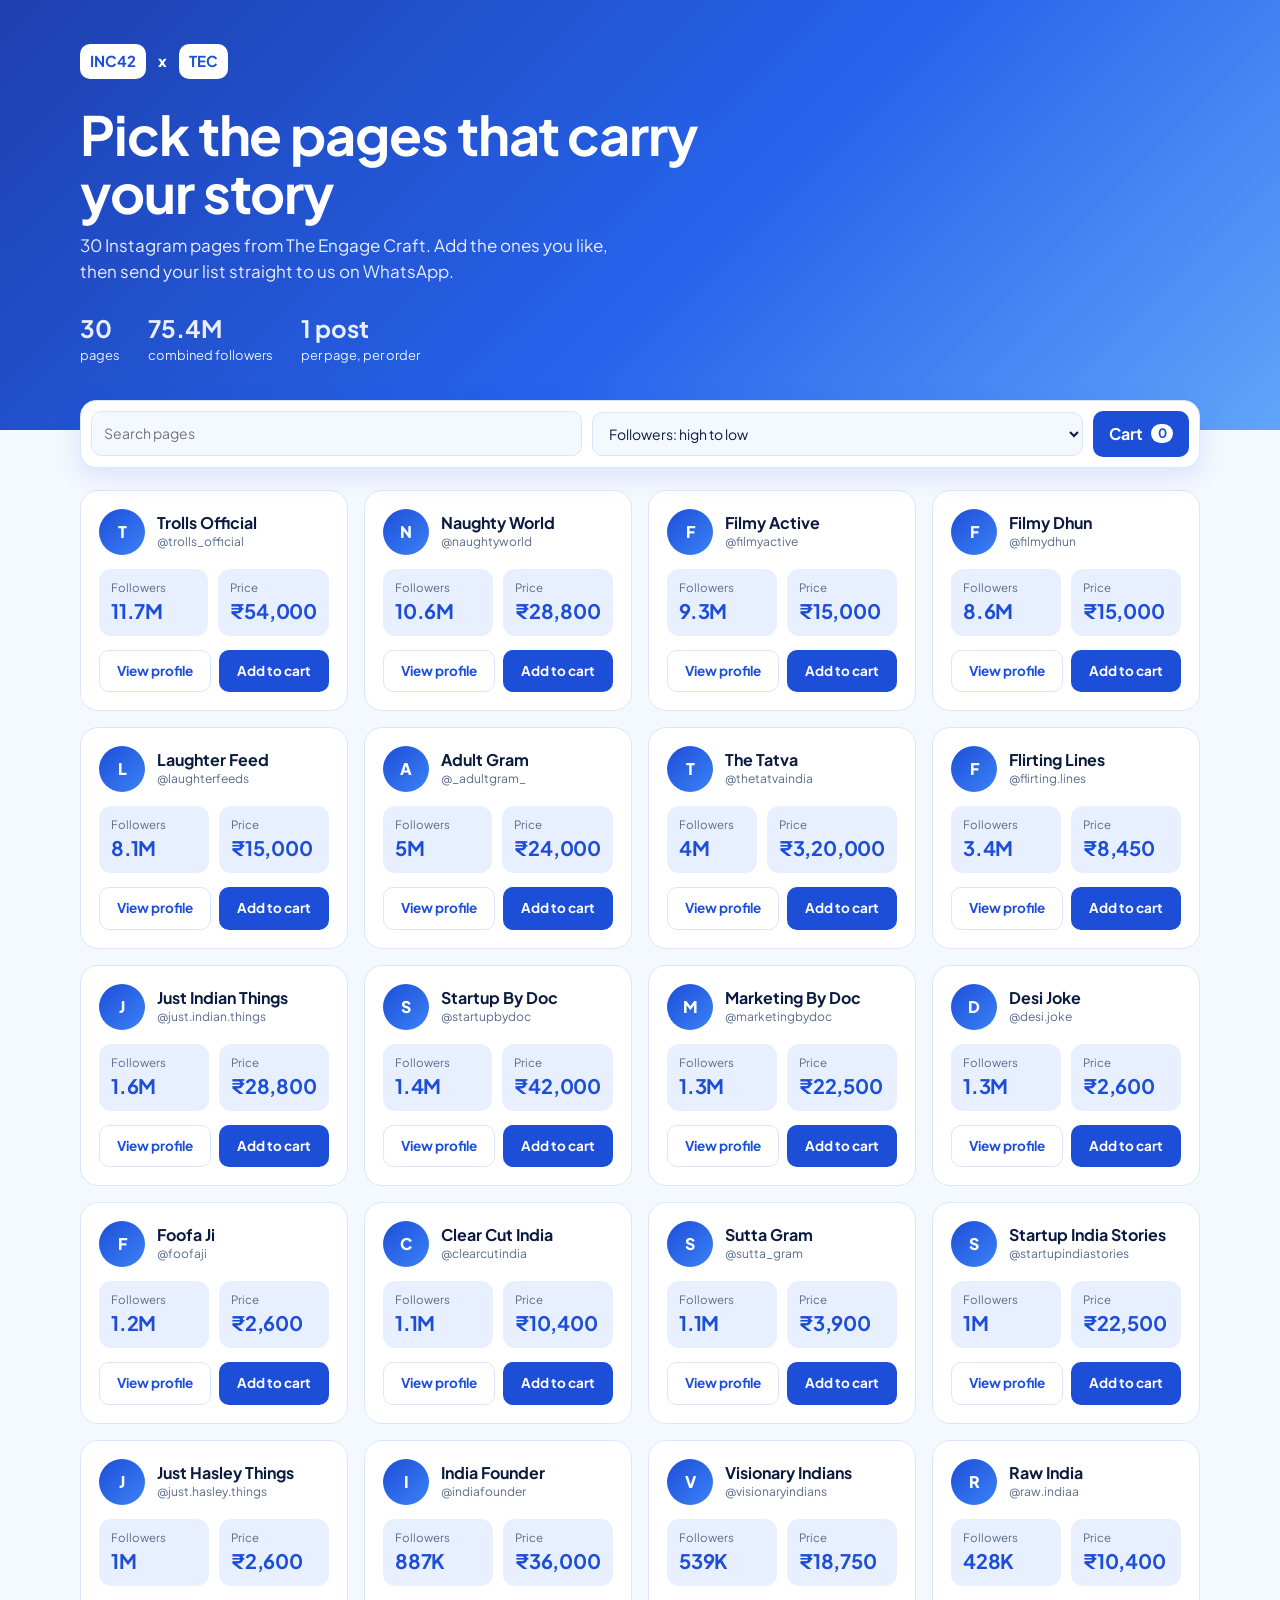
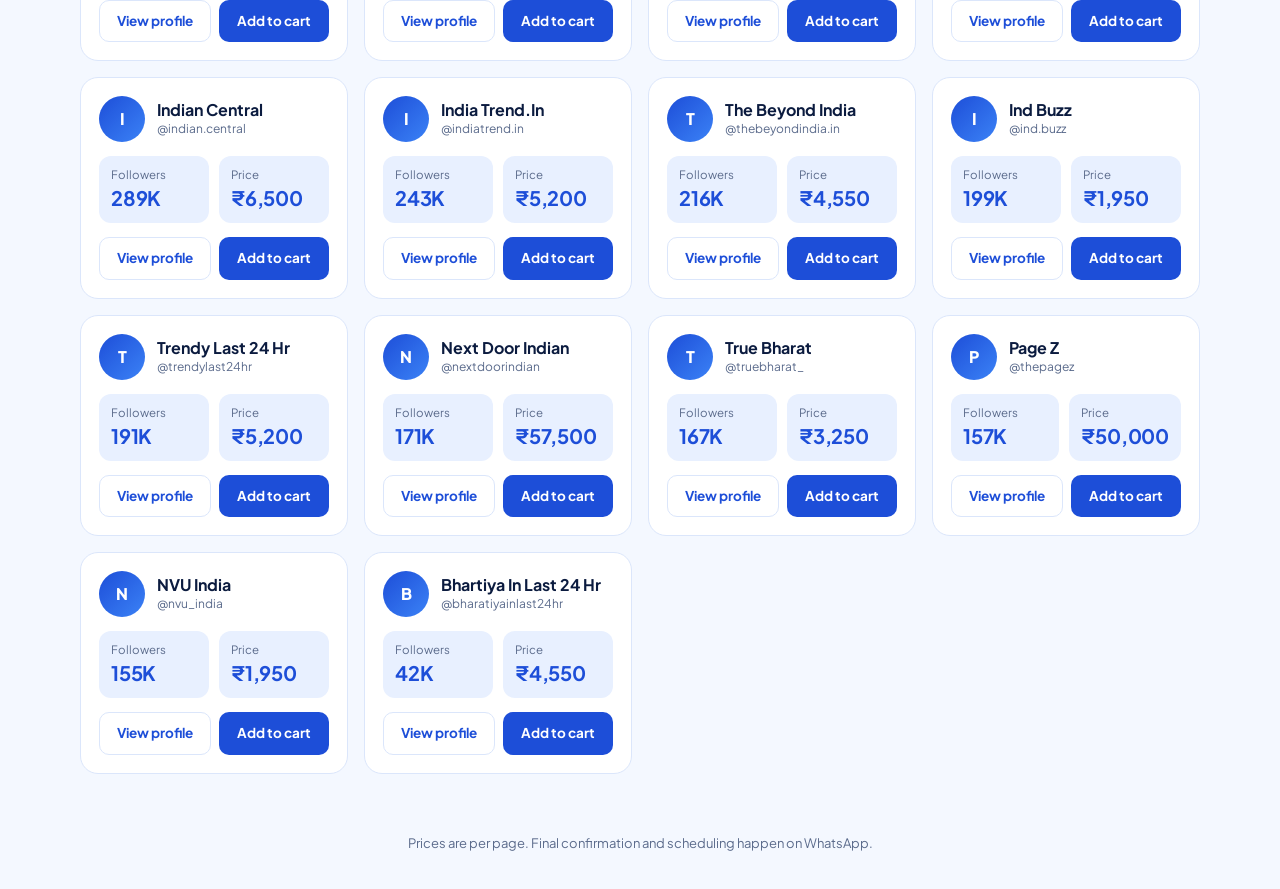
<file: pvt-inc.html>
<!DOCTYPE html>
<html lang="en">
<head>
<meta charset="utf-8">
<meta name="viewport" content="width=device-width, initial-scale=1, viewport-fit=cover">
<title>INC42 x TEC | Pick your pages</title>
<link rel="preconnect" href="https://fonts.googleapis.com">
<link rel="preconnect" href="https://fonts.gstatic.com" crossorigin>
<link href="https://fonts.googleapis.com/css2?family=Plus+Jakarta+Sans:wght@400;500;600;700;800&display=swap" rel="stylesheet">
<style>
:root{--bg:#f4f8ff;--card:#fff;--ink:#0b1b3f;--mute:#5b6b8c;--line:#dbe6fb;--blue:#1d4ed8;--blue2:#3b82f6;--soft:#e8f0ff;--ok:#0f9d58;
box-sizing:border-box;padding-top:env(safe-area-inset-top,0px);padding-bottom:env(safe-area-inset-bottom,0px)}
@media (prefers-color-scheme:dark){:root:not([data-theme="light"]){--bg:#081226;--card:#0f1d3a;--ink:#eaf1ff;--mute:#9fb2d6;--line:#1e3158;--soft:#14264d;--blue:#4c8dff;--blue2:#6aa5ff}}
:root[data-theme="dark"]{--bg:#081226;--card:#0f1d3a;--ink:#eaf1ff;--mute:#9fb2d6;--line:#1e3158;--soft:#14264d;--blue:#4c8dff;--blue2:#6aa5ff}
html{scroll-padding-top:env(safe-area-inset-top,0px)}
*{box-sizing:border-box}
body{margin:0;background:var(--bg);color:var(--ink);font-family:'Plus Jakarta Sans',system-ui,-apple-system,Segoe UI,Roboto,sans-serif;line-height:1.5}
header{background:linear-gradient(135deg,#1e40af,#2563eb 55%,#60a5fa);color:#fff;padding:44px 20px 64px}
.wrap{max-width:1120px;margin:0 auto}
.logo{display:flex;align-items:center;gap:12px;font-weight:800;font-size:15px}
.logo b{background:#fff;color:#1d4ed8;border-radius:10px;padding:6px 10px}
h1{font-size:clamp(30px,5.5vw,54px);line-height:1.08;margin:26px 0 12px;letter-spacing:-.02em;max-width:720px}
header p{margin:0;max-width:560px;opacity:.9;font-size:17px}
.stats{display:flex;gap:28px;margin-top:26px;flex-wrap:wrap}
.stats div{font-size:13px;opacity:.9}.stats strong{display:block;font-size:24px}
.bar{position:sticky;top:env(safe-area-inset-top,0px);z-index:20;background:var(--card);border:1px solid var(--line);border-radius:16px;margin:-30px auto 22px;padding:10px;display:flex;gap:10px;flex-wrap:wrap;align-items:center;box-shadow:0 8px 24px rgba(29,78,216,.12)}
.bar input,.bar select{flex:1 1 180px;border:1px solid var(--line);background:var(--bg);color:var(--ink);border-radius:10px;padding:11px 12px;font:inherit;font-size:14px}
.cartbtn{background:var(--blue);color:#fff;border:0;border-radius:10px;padding:11px 16px;font:inherit;font-weight:700;cursor:pointer;display:flex;gap:8px;align-items:center}
.cartbtn span{background:#fff;color:var(--blue);border-radius:99px;min-width:22px;padding:0 6px;text-align:center;font-size:13px}
.grid{display:grid;grid-template-columns:repeat(auto-fill,minmax(250px,1fr));gap:16px;padding-bottom:60px}
.card{background:var(--card);border:1px solid var(--line);border-radius:18px;padding:18px;display:flex;flex-direction:column;gap:14px;transition:border-color .15s,box-shadow .15s}
.card:hover{border-color:var(--blue2);box-shadow:0 10px 28px rgba(29,78,216,.14)}
.card.in{border-color:var(--blue);box-shadow:0 0 0 2px var(--blue) inset}
.top{display:flex;gap:12px;align-items:center}
.av{width:46px;height:46px;border-radius:50%;background:linear-gradient(135deg,var(--blue),var(--blue2));color:#fff;display:grid;place-items:center;font-weight:800;flex:none}
.nm{font-weight:700;font-size:16px;line-height:1.25}
.rank{font-size:12px;color:var(--mute)}
.nums{display:grid;grid-template-columns:1fr 1fr;gap:10px}
.nums div{background:var(--soft);border-radius:12px;padding:10px 12px}
.nums small{display:block;color:var(--mute);font-size:11.5px}
.nums strong{font-size:20px;color:var(--blue);letter-spacing:-.01em}
.btns{display:flex;gap:8px;margin-top:auto}
.btns a,.btns button{flex:1;text-align:center;text-decoration:none;font:inherit;font-weight:700;font-size:13.5px;border-radius:10px;padding:10px 8px;cursor:pointer}
.view{border:1px solid var(--line);color:var(--blue);background:transparent}
.view:hover{background:var(--soft)}
.add{border:0;background:var(--blue);color:#fff}
.add.on{background:var(--ok)}
:focus-visible{outline:3px solid var(--blue2);outline-offset:2px}
.ov{position:fixed;inset:0;background:rgba(5,15,40,.55);display:none;z-index:40}
.ov.show{display:block}
.panel{position:fixed;top:0;right:0;bottom:0;width:min(440px,100%);background:var(--card);z-index:50;transform:translateX(100%);transition:transform .25s;display:flex;flex-direction:column;padding-top:env(safe-area-inset-top,0px);padding-bottom:env(safe-area-inset-bottom,0px)}
.panel.show{transform:none}
.ph{padding:18px 20px;border-bottom:1px solid var(--line);display:flex;justify-content:space-between;align-items:center;font-weight:800;font-size:18px}
.x{background:var(--soft);border:0;color:var(--ink);width:34px;height:34px;border-radius:50%;font-size:18px;cursor:pointer}
.items{flex:1;overflow:auto;padding:8px 20px}
.it{display:flex;justify-content:space-between;gap:10px;align-items:center;padding:12px 0;border-bottom:1px solid var(--line);font-size:14px}
.it b{display:block}.it span{color:var(--mute);font-size:12.5px}
.it button{background:none;border:0;color:#d93025;font:inherit;font-size:13px;font-weight:700;cursor:pointer}
.pf{padding:16px 20px;border-top:1px solid var(--line);display:grid;gap:10px}
.pf input{border:1px solid var(--line);background:var(--bg);color:var(--ink);border-radius:10px;padding:11px 12px;font:inherit;font-size:14px;width:100%}
.tot{display:flex;justify-content:space-between;font-weight:800;font-size:18px}
.tot em{font-style:normal;color:var(--blue)}
.co{background:#25d366;color:#053b1c;border:0;border-radius:12px;padding:14px;font:inherit;font-weight:800;font-size:15px;cursor:pointer}
.co:disabled{opacity:.5;cursor:not-allowed}
.empty{text-align:center;color:var(--mute);padding:40px 0}
.note{font-size:12px;color:var(--mute);text-align:center}
footer{text-align:center;color:var(--mute);font-size:13px;padding:0 20px 36px}
@media (prefers-reduced-motion:reduce){*{transition:none!important}}
</style>
</head>
<body>
<header><div class="wrap">
<div class="logo"><b>INC42</b> x <b>TEC</b></div>
<h1>Pick the pages that carry your story</h1>
<p>30 Instagram pages from The Engage Craft. Add the ones you like, then send your list straight to us on WhatsApp.</p>
<div class="stats"><div><strong>30</strong>pages</div><div><strong id="reach"></strong>combined followers</div><div><strong>1 post</strong>per page, per order</div></div>
</div></header>

<div class="wrap">
<div class="bar">
<input id="q" type="search" placeholder="Search pages" aria-label="Search pages">
<select id="s" aria-label="Sort pages">
<option value="fd">Followers: high to low</option>
<option value="fa">Followers: low to high</option>
<option value="pa">Price: low to high</option>
<option value="pd">Price: high to low</option>
</select>
<button class="cartbtn" id="open">Cart <span id="cnt">0</span></button>
</div>
<div class="grid" id="grid"></div>
</div>
<footer>Prices are per page. Final confirmation and scheduling happen on WhatsApp.</footer>

<div class="ov" id="ov"></div>
<aside class="panel" id="panel" aria-label="Your cart">
<div class="ph">Your cart <button class="x" id="close" aria-label="Close cart">&times;</button></div>
<div class="items" id="items"></div>
<div class="pf">
<input id="nm" placeholder="Your name" autocomplete="name">
<input id="br" placeholder="Brand or company" autocomplete="organization">
<div class="tot"><span>Total</span><em id="tot">₹0</em></div>
<button class="co" id="co" disabled>Send cart on WhatsApp</button>
<div class="note">Opens WhatsApp with your full cart ready to send.</div>
</div>
</aside>

<script>
var WA="919828022182";
var D=[["The Tatva",4e6,320000,"thetatvaindia"],["Next Door Indian",171e3,57500,"nextdoorindian"],["Page Z",157e3,50000,"thepagez"],["Trendy Last 24 Hr",191e3,5200,"trendylast24hr"],["NVU India",155e3,1950,"nvu_india"],["True Bharat",167e3,3250,"truebharat_"],["Ind Buzz",199e3,1950,"ind.buzz"],["Bhartiya In Last 24 Hr",42e3,4550,"bharatiyainlast24hr"],["Indian Central",289e3,6500,"indian.central"],["The Beyond India",216e3,4550,"thebeyondindia.in"],["India Trend.In",243e3,5200,"indiatrend.in"],["Raw India",428e3,10400,"raw.indiaa"],["Startup India Stories",1e6,22500,"startupindiastories"],["Marketing By Doc",1.3e6,22500,"marketingbydoc"],["India Founder",887e3,36000,"indiafounder"],["Visionary Indians",539e3,18750,"visionaryindians"],["Just Indian Things",1.6e6,28800,"just.indian.things"],["Laughter Feed",8.1e6,15000,"laughterfeeds"],["Filmy Dhun",8.6e6,15000,"filmydhun"],["Naughty World",10.6e6,28800,"naughtyworld"],["Adult Gram",5e6,24000,"_adultgram_"],["Trolls Official",11.7e6,54000,"trolls_official"],["Filmy Active",9.3e6,15000,"filmyactive"],["Clear Cut India",1.1e6,10400,"clearcutindia"],["Startup By Doc",1.4e6,42000,"startupbydoc"],["Flirting Lines",3.4e6,8450,"flirting.lines"],["Foofa Ji",1.2e6,2600,"foofaji"],["Just Hasley Things",1e6,2600,"just.hasley.things"],["Desi Joke",1.3e6,2600,"desi.joke"],["Sutta Gram",1.1e6,3900,"sutta_gram"]].map(function(r,i){return{id:i,name:r[0],f:r[1],p:r[2],h:r[3]}});
var cart={};
try{cart=JSON.parse(localStorage.getItem("inc42tec")||"{}")}catch(e){}
function save(){try{localStorage.setItem("inc42tec",JSON.stringify(cart))}catch(e){}}
function fF(n){return n>=1e6?+(n/1e6).toFixed(1)+"M":Math.round(n/1e3)+"K"}
function fP(n){return "₹"+n.toLocaleString("en-IN")}
function $(i){return document.getElementById(i)}
function esc(s){return s.replace(/[&<>"]/g,function(c){return{"&":"&amp;","<":"&lt;",">":"&gt;",'"':"&quot;"}[c]})}
$("reach").textContent=fF(D.reduce(function(a,b){return a+b.f},0));
function render(){
 var q=$("q").value.trim().toLowerCase(),s=$("s").value;
 var L=D.filter(function(d){return d.name.toLowerCase().indexOf(q)>-1});
 L.sort(function(a,b){return s=="fd"?b.f-a.f:s=="fa"?a.f-b.f:s=="pa"?a.p-b.p:b.p-a.p});
 $("grid").innerHTML=L.length?L.map(function(d,i){var on=cart[d.id];
  return '<div class="card'+(on?' in':'')+'"><div class="top"><div class="av">'+esc(d.name.charAt(0))+'</div><div><div class="nm">'+esc(d.name)+'</div><div class="rank">@'+esc(d.h)+'</div></div></div>'+
  '<div class="nums"><div><small>Followers</small><strong>'+fF(d.f)+'</strong></div><div><small>Price</small><strong>'+fP(d.p)+'</strong></div></div>'+
  '<div class="btns"><a class="view" href="https://www.instagram.com/'+encodeURIComponent(d.h)+'/" target="_blank" rel="noopener">View profile</a>'+
  '<button class="add'+(on?' on':'')+'" data-id="'+d.id+'">'+(on?'Added ✓':'Add to cart')+'</button></div></div>'}).join(""):'<div class="empty">No pages match your search.</div>';
 var ids=Object.keys(cart);
 $("cnt").textContent=ids.length;
 var t=0;
 $("items").innerHTML=ids.length?ids.map(function(k){var d=D[k];t+=d.p;return '<div class="it"><div><b>'+esc(d.name)+'</b><span>'+fF(d.f)+' followers · qty 1</span></div><div style="text-align:right"><b>'+fP(d.p)+'</b><button data-rm="'+k+'">Remove</button></div></div>'}).join(""):'<div class="empty">Your cart is empty.<br>Add pages to get started.</div>';
 $("tot").textContent=fP(t);$("co").disabled=!ids.length;
}
$("grid").addEventListener("click",function(e){var b=e.target.closest(".add");if(!b)return;var id=b.dataset.id;if(cart[id])delete cart[id];else cart[id]=1;save();render()});
$("items").addEventListener("click",function(e){var b=e.target.closest("[data-rm]");if(!b)return;delete cart[b.dataset.rm];save();render()});
$("q").oninput=render;$("s").onchange=render;
function tog(v){$("panel").classList.toggle("show",v);$("ov").classList.toggle("show",v)}
$("open").onclick=function(){tog(true)};$("close").onclick=$("ov").onclick=function(){tog(false)};
$("co").onclick=function(){
 var ids=Object.keys(cart).map(Number).sort(function(a,b){return D[b].f-D[a].f});if(!ids.length)return;
 var t=0,m="*New order: INC42 x TEC*\n";
 if($("nm").value.trim())m+="Name: "+$("nm").value.trim()+"\n";
 if($("br").value.trim())m+="Brand: "+$("br").value.trim()+"\n";
 m+="\n";
 ids.forEach(function(k,i){var d=d=D[k];t+=d.p;m+=(i+1)+". "+d.name+" | "+fF(d.f)+" | "+fP(d.p)+"\nhttps://www.instagram.com/"+d.h+"/\n"});
 m+="\n*Pages: "+ids.length+"*\n*Total: "+fP(t)+"*";
 window.open("https://wa.me/"+WA+"?text="+encodeURIComponent(m),"_blank");
};
render();
</script>
</body>
</html>
</file>
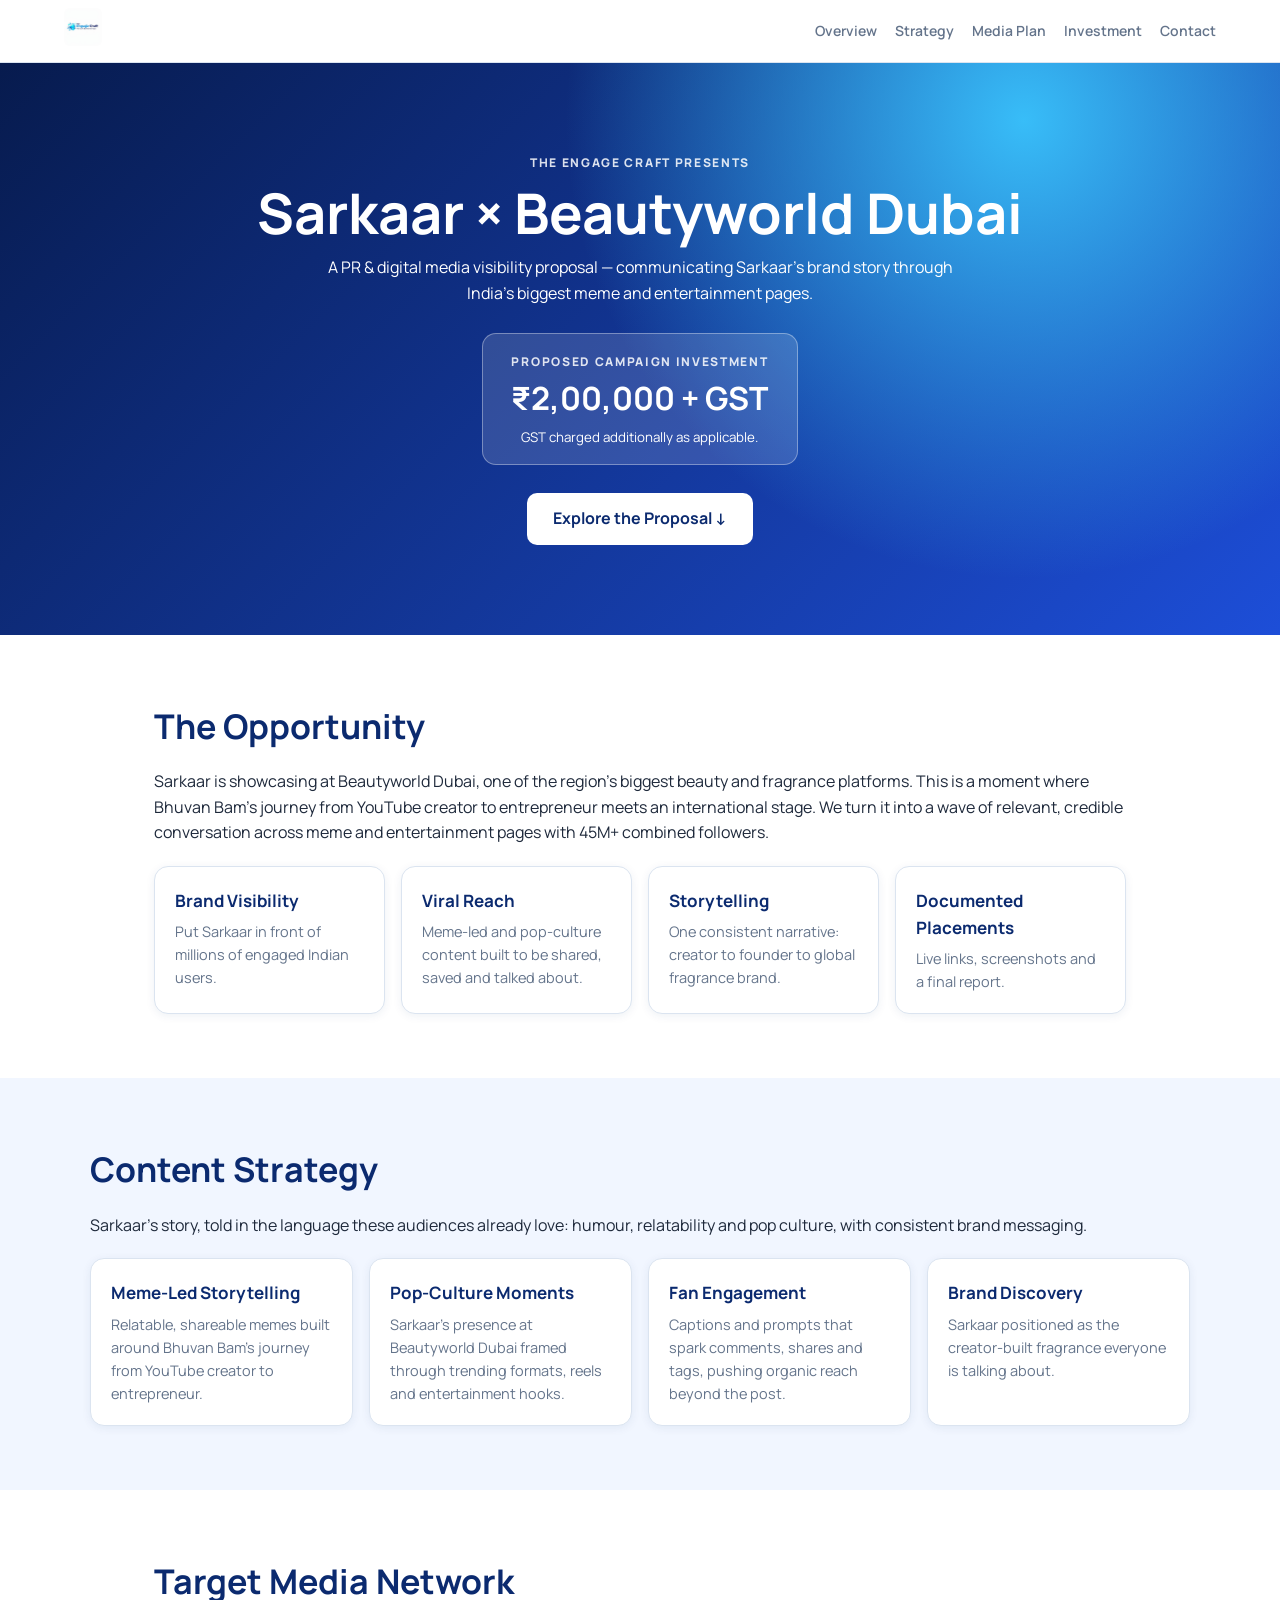
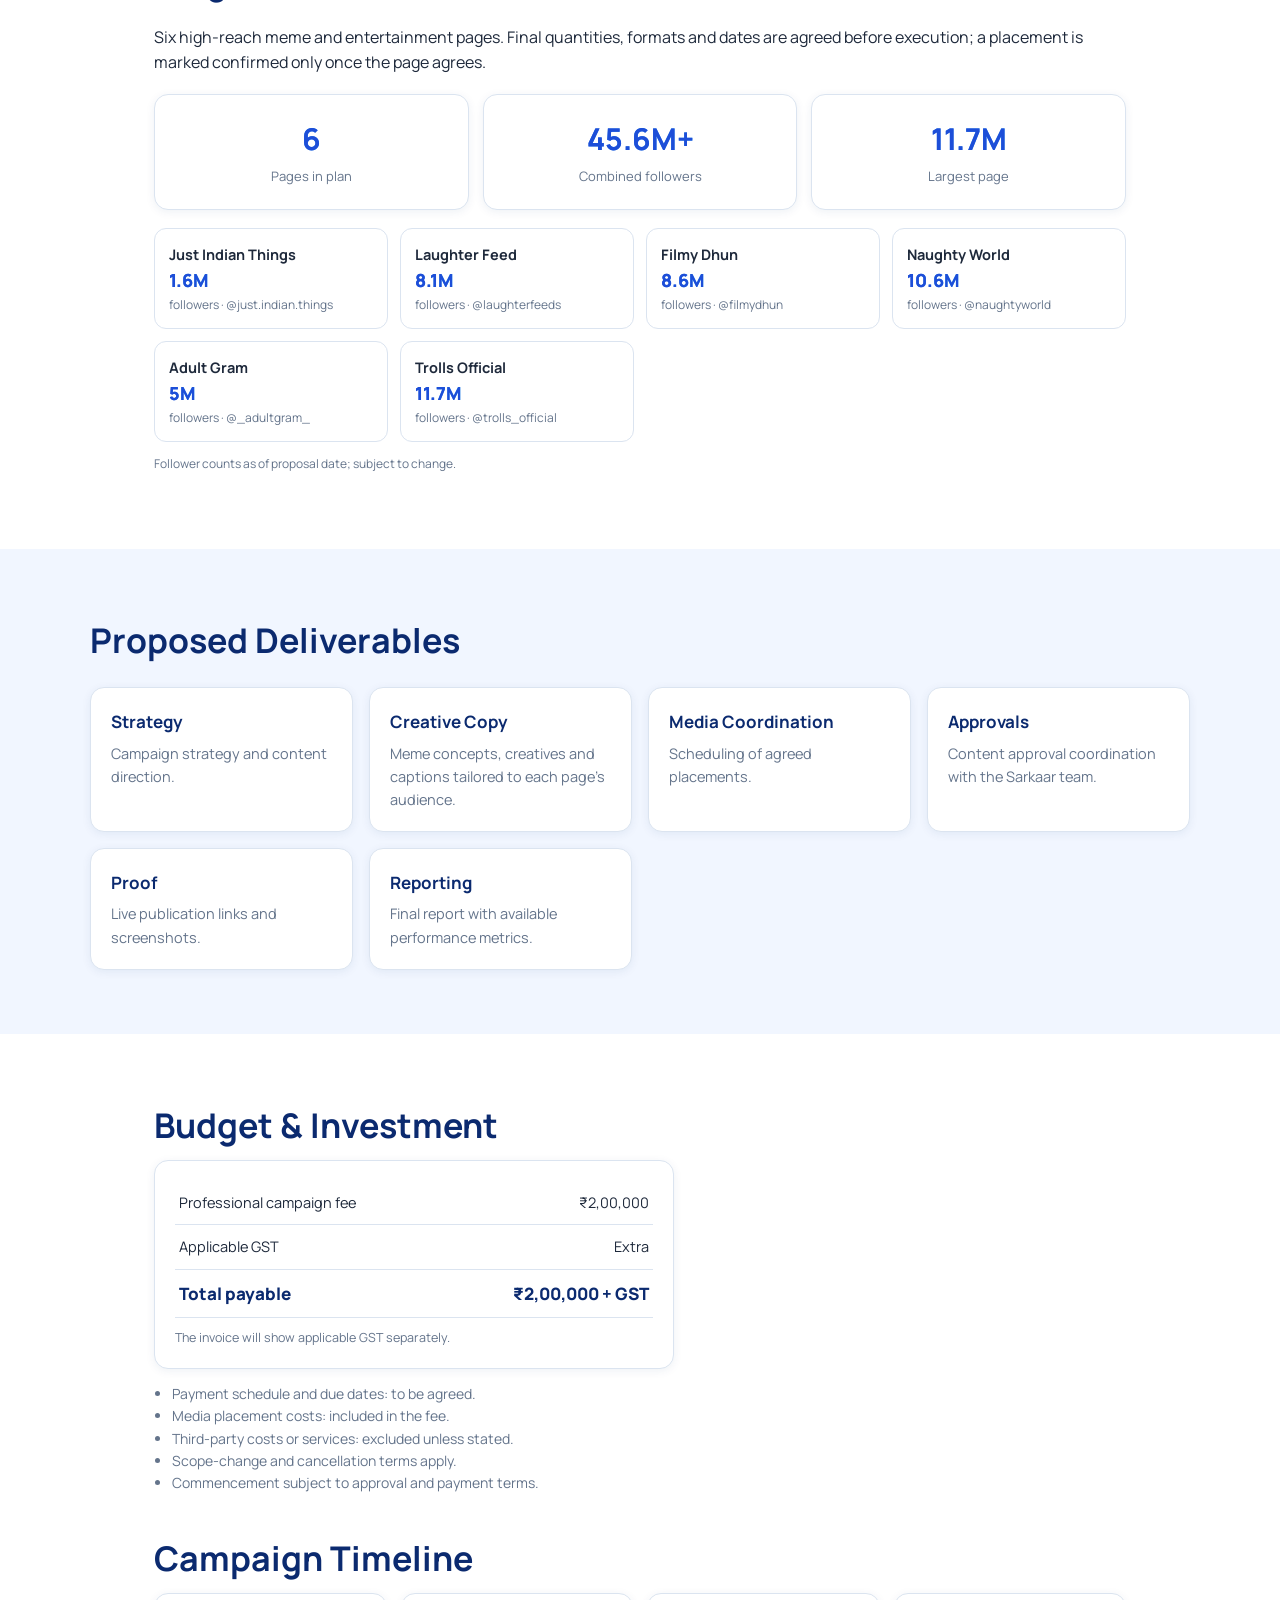
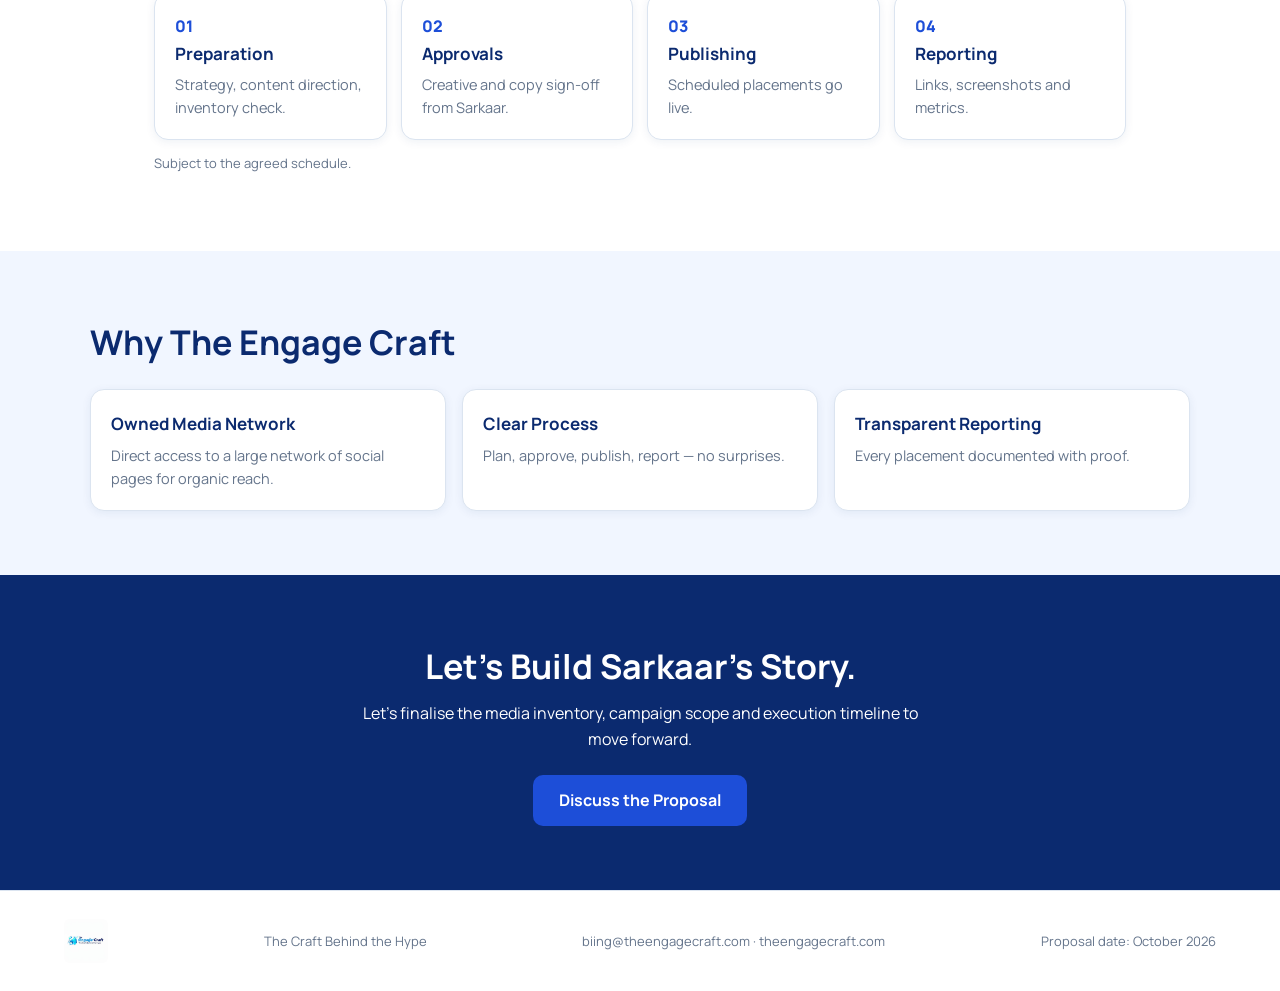
<file: pvt-sarkar.html>
<!DOCTYPE html>
<html lang="en"><head><meta charset="utf-8">
<meta name="viewport" content="width=device-width, initial-scale=1, viewport-fit=cover">
<title>Sarkaar × Beautyworld Dubai — PR Proposal | The Engage Craft</title>
<link href="https://fonts.googleapis.com/css2?family=Manrope:wght@400;600;800&display=swap" rel="stylesheet">
<style>
:root{--navy:#0B2A6F;--blue:#1D4ED8;--sky:#38BDF8;--lb:#F1F6FF;--bg:#fff;--card:#fff;--tx:#1e293b;--mut:#64748b;--bd:#dbe4f0;box-sizing:border-box;padding-top:env(safe-area-inset-top,0px);padding-bottom:env(safe-area-inset-bottom,0px)}
@media(prefers-color-scheme:dark){:root:not([data-theme="light"]){--bg:#0b1730;--card:#112448;--lb:#0f2147;--tx:#e6edf9;--mut:#9fb0cc;--bd:#223a66;--navy:#9cc0ff}}
:root[data-theme="dark"]{--bg:#0b1730;--card:#112448;--lb:#0f2147;--tx:#e6edf9;--mut:#9fb0cc;--bd:#223a66;--navy:#9cc0ff}
*{box-sizing:border-box}html{scroll-behavior:smooth;scroll-padding-top:70px}
body{margin:0;background:var(--bg);color:var(--tx);font-family:Manrope,Inter,system-ui,sans-serif;line-height:1.6}
nav{position:sticky;top:env(safe-area-inset-top,0px);z-index:9;background:var(--bg);border-bottom:1px solid var(--bd);display:flex;align-items:center;gap:18px;padding:8px 5vw;overflow-x:auto}
nav img{height:38px;background:#fff;border-radius:6px}nav a{color:var(--mut);text-decoration:none;font-weight:600;font-size:14px;white-space:nowrap}nav a:hover{color:var(--blue)}nav .l{margin-right:auto}
section{padding:64px 5vw;max-width:1100px;margin:auto}
.hero{background:radial-gradient(circle at 80% 10%,#38BDF8 0,transparent 40%),linear-gradient(135deg,#071B4E,#1D4ED8);color:#fff;max-width:none;text-align:center;padding:90px 5vw}
.hero p{max-width:640px;margin:12px auto}.eb{letter-spacing:.14em;font-size:12px;font-weight:800;opacity:.85}
h1{font-size:clamp(30px,6vw,56px);margin:10px 0;line-height:1.1}h2{color:var(--navy);font-size:clamp(24px,4vw,34px);margin:0 0 8px}
.btn{display:inline-block;background:var(--blue);color:#fff;padding:13px 26px;border-radius:10px;font-weight:700;text-decoration:none;margin-top:14px}
.hero .btn{background:#fff;color:#0B2A6F}.stat b,.pg span{background:linear-gradient(90deg,var(--blue),var(--sky));-webkit-background-clip:text;background-clip:text;color:transparent}
.inv{display:inline-block;background:rgba(255,255,255,.14);border:1px solid rgba(255,255,255,.35);border-radius:14px;padding:14px 28px;margin:14px 0}.inv b{font-size:32px;display:block}
.grid{display:grid;gap:16px;grid-template-columns:repeat(auto-fit,minmax(230px,1fr));margin-top:20px}
.card{background:var(--card);border:1px solid var(--bd);border-radius:14px;padding:20px;box-shadow:0 2px 10px rgba(18,60,120,.07)}
.card h3{margin:0 0 6px;color:var(--navy);font-size:17px}.card p{margin:0;color:var(--mut);font-size:14.5px}
.alt{background:var(--lb);max-width:none}.alt>div{max-width:1100px;margin:auto}
.stats{display:flex;flex-wrap:wrap;gap:14px;margin:18px 0}.stat{flex:1;min-width:140px;text-align:center}.stat b{display:block;font-size:30px;color:var(--blue)}.stat span{font-size:13px;color:var(--mut)}
.pg{display:grid;gap:12px;grid-template-columns:repeat(auto-fill,minmax(200px,1fr));margin-top:14px}
.pg a{display:block;text-decoration:none;color:inherit;background:var(--card);border:1px solid var(--bd);border-radius:12px;padding:14px}
.pg a:hover{border-color:var(--blue)}.pg b{display:block;font-size:14.5px}.pg span{color:var(--blue);font-weight:800;font-size:18px}.pg small{display:block;color:var(--mut);font-size:12px}
.vid{border:2px dashed var(--blue);border-radius:16px;background:var(--card);text-align:center;padding:26px;margin-top:20px}
.vid video{width:100%;max-width:420px;border-radius:12px;display:none;margin:auto}
.vid input{display:none}.vid label{cursor:pointer}
.tl{display:grid;gap:14px;grid-template-columns:repeat(auto-fit,minmax(200px,1fr));counter-reset:s}
.tl .card:before{counter-increment:s;content:"0" counter(s);color:var(--blue);font-weight:800}
table{width:100%;border-collapse:collapse;font-size:14.5px}td{padding:10px 4px;border-bottom:1px solid var(--bd)}td+td{text-align:right}
.tot td{font-weight:800;color:var(--navy);font-size:17px}
ul.t{color:var(--mut);font-size:14px;padding-left:18px}
.cta{text-align:center;background:var(--navy);color:#fff;max-width:none}.cta h2{color:#fff}.cta p{max-width:560px;margin:8px auto}.cta .btn{background:var(--blue)}
footer{padding:28px 5vw;display:flex;flex-wrap:wrap;gap:16px;align-items:center;justify-content:space-between;color:var(--mut);font-size:13px;border-top:1px solid var(--bd)}
footer img{height:44px;background:#fff;border-radius:6px}
</style></head><body>
<nav><span class="l"><img src="[data-uri]" alt="The Engage Craft"></span><a href="#overview">Overview</a><a href="#strategy">Strategy</a><a href="#media">Media Plan</a><a href="#investment">Investment</a><a href="#contact">Contact</a></nav>

<section class="hero" id="overview">
<div class="eb">THE ENGAGE CRAFT PRESENTS</div>
<h1>Sarkaar × Beautyworld Dubai</h1>
<p>A PR &amp; digital media visibility proposal — communicating Sarkaar's brand story through India's biggest meme and entertainment pages.</p>
<div class="inv"><span class="eb">PROPOSED CAMPAIGN INVESTMENT</span><b>₹2,00,000 + GST</b><small>GST charged additionally as applicable.</small></div><br>
<a class="btn" href="#strategy">Explore the Proposal ↓</a>
</section>

<section><h2>The Opportunity</h2>
<p>Sarkaar is showcasing at Beautyworld Dubai, one of the region's biggest beauty and fragrance platforms. This is a moment where Bhuvan Bam's journey from YouTube creator to entrepreneur meets an international stage. We turn it into a wave of relevant, credible conversation across meme and entertainment pages with 45M+ combined followers.</p>
<div class="grid">
<div class="card"><h3>Brand Visibility</h3><p>Put Sarkaar in front of millions of engaged Indian users.</p></div>
<div class="card"><h3>Viral Reach</h3><p>Meme-led and pop-culture content built to be shared, saved and talked about.</p></div>
<div class="card"><h3>Storytelling</h3><p>One consistent narrative: creator to founder to global fragrance brand.</p></div>
<div class="card"><h3>Documented Placements</h3><p>Live links, screenshots and a final report.</p></div></div></section>

<section class="alt" id="strategy"><div><h2>Content Strategy</h2>
<p>Sarkaar's story, told in the language these audiences already love: humour, relatability and pop culture, with consistent brand messaging.</p>
<div class="grid">
<div class="card"><h3>Meme-Led Storytelling</h3><p>Relatable, shareable memes built around Bhuvan Bam's journey from YouTube creator to entrepreneur.</p></div>
<div class="card"><h3>Pop-Culture Moments</h3><p>Sarkaar's presence at Beautyworld Dubai framed through trending formats, reels and entertainment hooks.</p></div>
<div class="card"><h3>Fan Engagement</h3><p>Captions and prompts that spark comments, shares and tags, pushing organic reach beyond the post.</p></div>
<div class="card"><h3>Brand Discovery</h3><p>Sarkaar positioned as the creator-built fragrance everyone is talking about.</p></div></div></div></section>

<section id="media"><h2>Target Media Network</h2>
<p>Six high-reach meme and entertainment pages. Final quantities, formats and dates are agreed before execution; a placement is marked confirmed only once the page agrees.</p>
<div class="stats"><div class="stat card"><b id="s1"></b><span>Pages in plan</span></div><div class="stat card"><b id="s2"></b><span>Combined followers</span></div><div class="stat card"><b id="s3"></b><span>Largest page</span></div></div>
<div class="pg" id="n"></div>
<p style="font-size:12px;color:var(--mut)">Follower counts as of proposal date; subject to change.</p></section>

<section class="alt"><div><h2>Proposed Deliverables</h2><div class="grid">
<div class="card"><h3>Strategy</h3><p>Campaign strategy and content direction.</p></div>
<div class="card"><h3>Creative Copy</h3><p>Meme concepts, creatives and captions tailored to each page's audience.</p></div>
<div class="card"><h3>Media Coordination</h3><p>Scheduling of agreed placements.</p></div>
<div class="card"><h3>Approvals</h3><p>Content approval coordination with the Sarkaar team.</p></div>
<div class="card"><h3>Proof</h3><p>Live publication links and screenshots.</p></div>
<div class="card"><h3>Reporting</h3><p>Final report with available performance metrics.</p></div></div></div></section>

<section id="investment"><h2>Budget &amp; Investment</h2>
<div class="card" style="max-width:520px"><table>
<tr><td>Professional campaign fee</td><td>₹2,00,000</td></tr><tr><td>Applicable GST</td><td>Extra</td></tr>
<tr class="tot"><td>Total payable</td><td>₹2,00,000 + GST</td></tr></table>
<p style="font-size:12.5px;margin-top:10px">The invoice will show applicable GST separately.</p></div>
<ul class="t"><li>Payment schedule and due dates: to be agreed.</li><li>Media placement costs: included in the fee.</li><li>Third-party costs or services: excluded unless stated.</li><li>Scope-change and cancellation terms apply.</li><li>Commencement subject to approval and payment terms.</li></ul>
<h2 style="margin-top:36px">Campaign Timeline</h2>
<div class="tl"><div class="card"><h3>Preparation</h3><p>Strategy, content direction, inventory check.</p></div><div class="card"><h3>Approvals</h3><p>Creative and copy sign-off from Sarkaar.</p></div><div class="card"><h3>Publishing</h3><p>Scheduled placements go live.</p></div><div class="card"><h3>Reporting</h3><p>Links, screenshots and metrics.</p></div></div>
<p style="color:var(--mut);font-size:13px">Subject to the agreed schedule.</p></section>

<section class="alt"><div><h2>Why The Engage Craft</h2><div class="grid">
<div class="card"><h3>Owned Media Network</h3><p>Direct access to a large network of social pages for organic reach.</p></div>
<div class="card"><h3>Clear Process</h3><p>Plan, approve, publish, report — no surprises.</p></div>
<div class="card"><h3>Transparent Reporting</h3><p>Every placement documented with proof.</p></div></div></div></section>

<section class="cta" id="contact"><h2>Let's Build Sarkaar's Story.</h2>
<p>Let's finalise the media inventory, campaign scope and execution timeline to move forward.</p>
<a class="btn" href="mailto:biing@theengagecraft.com?subject=Sarkaar%20Proposal">Discuss the Proposal</a></section>

<footer><img src="[data-uri]" alt="The Engage Craft"><span>The Craft Behind the Hype</span><span>biing@theengagecraft.com · theengagecraft.com</span><span>Proposal date: October 2026</span></footer>

<script>
const N=[["Just Indian Things","just.indian.things",1.6e6],["Laughter Feed","laughterfeeds",8.1e6],["Filmy Dhun","filmydhun",8.6e6],["Naughty World","naughtyworld",10.6e6],["Adult Gram","_adultgram_",5e6],["Trolls Official","trolls_official",11.7e6]];
const f=n=>(n/1e6).toFixed(1).replace(/\.0$/,"")+"M";
n.innerHTML=N.map(x=>`<a href="https://www.instagram.com/${x[1]}" target="_blank" rel="noopener"><b>${x[0]}</b><span>${f(x[2])}</span><small>followers · @${x[1]}</small></a>`).join("");
s1.textContent=N.length;s2.textContent=f(N.reduce((t,x)=>t+x[2],0))+"+";s3.textContent=f(Math.max(...N.map(x=>x[2])));
</script></body></html>
</file>
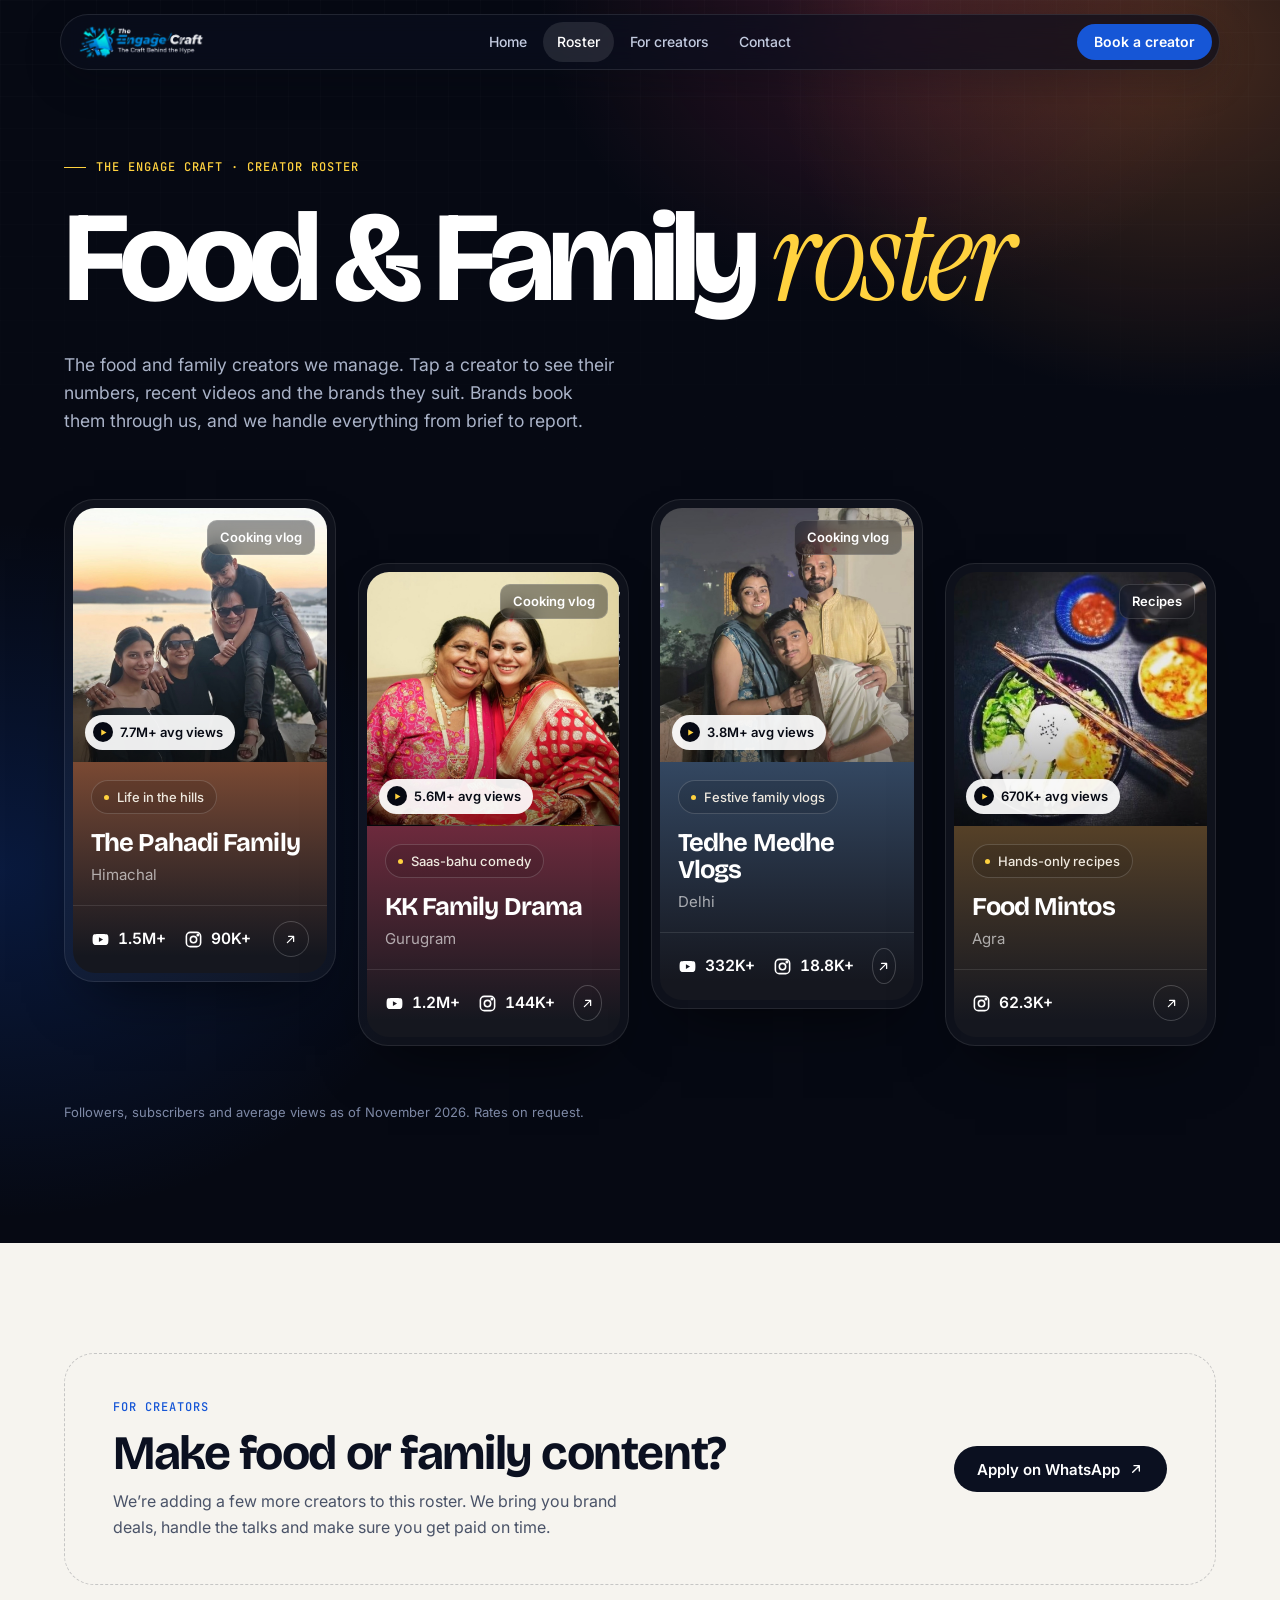
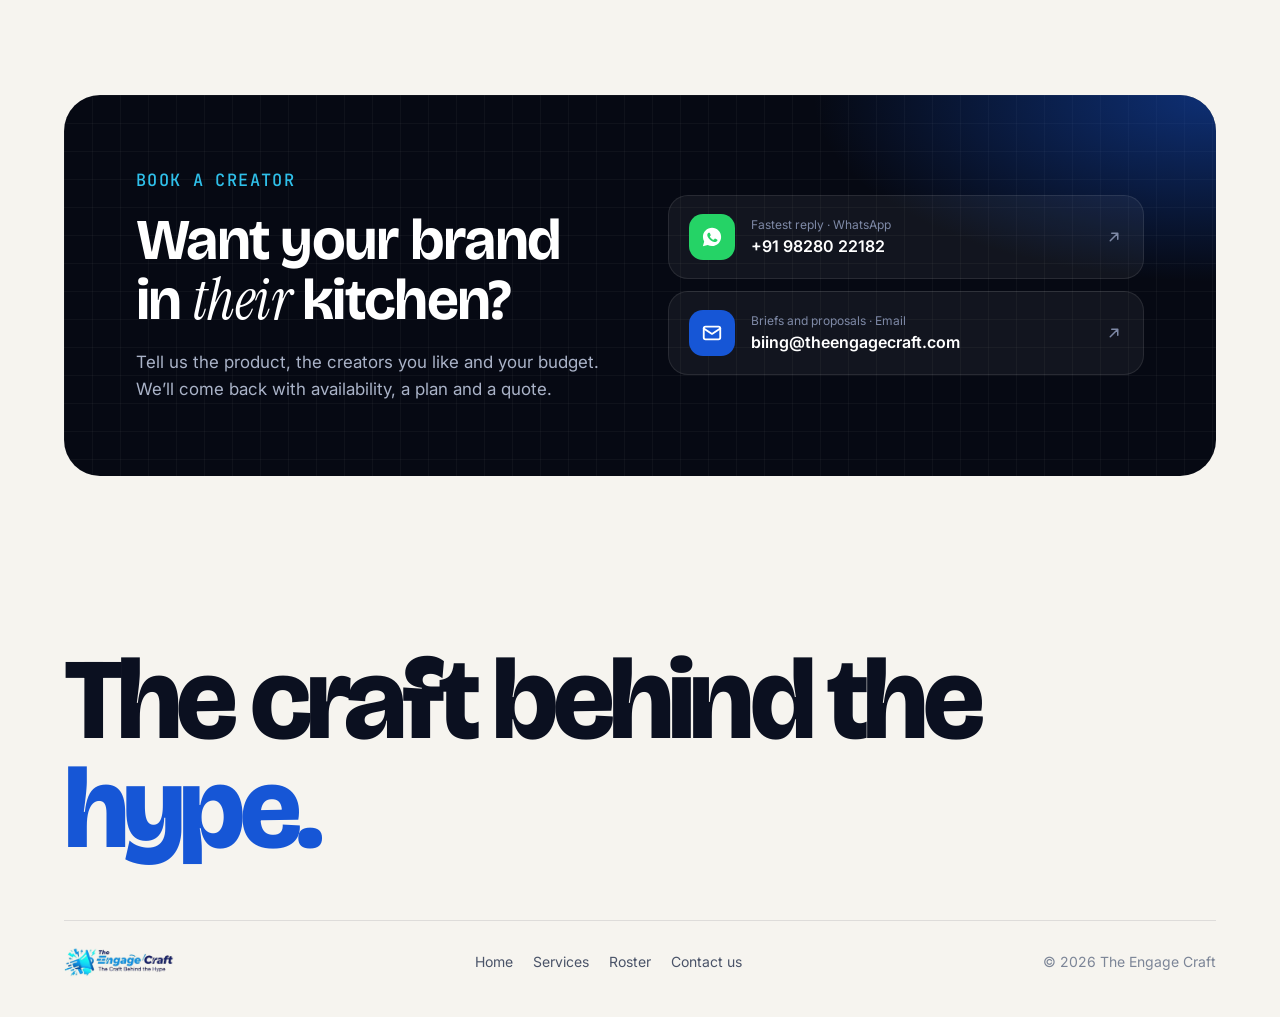
<file: roster.html>
<!DOCTYPE html>
<html lang="en">
<head>
<meta charset="UTF-8">
<meta name="viewport" content="width=device-width, initial-scale=1.0">
<title>Food & Family Creator Roster | The Engage Craft</title>
<meta name="description" content="The food and family creators managed by The Engage Craft, with their Instagram and YouTube numbers. Book any of them through one team.">
<meta name="robots" content="index, follow">
<meta name="theme-color" content="#060913">
<link rel="canonical" href="https://www.theengagecraft.com/roster.html">
<meta property="og:type" content="website">
<meta property="og:title" content="Food & Family Creator Roster | The Engage Craft">
<meta property="og:description" content="The food and family creators we manage, with their Instagram and YouTube numbers. Book any of them through one team.">
<meta property="og:url" content="https://www.theengagecraft.com/roster.html">
<meta property="og:image" content="https://www.theengagecraft.com/og-image.png">
<meta name="twitter:card" content="summary_large_image">
<link rel="icon" type="image/png" href="favicon.png">
<link rel="apple-touch-icon" href="favicon.png">
<link rel="preconnect" href="https://fonts.googleapis.com">
<link rel="preconnect" href="https://fonts.gstatic.com" crossorigin>
<link href="https://fonts.googleapis.com/css2?family=Bricolage+Grotesque:opsz,wght@12..96,500;12..96,600;12..96,700;12..96,800&family=Inter:wght@400;500;600&family=Instrument+Serif:ital@0;1&family=JetBrains+Mono:wght@500&display=swap" rel="stylesheet">
<style>
  :root{
    --night:#060913; --night-2:#0c1224; --night-3:#121a33;
    --night-line:rgba(255,255,255,0.09); --night-text:#aab3c8; --night-muted:#7e89a6;
    --paper:#f6f4ef; --warm:#ece6dc; --ink:#0b1020; --ink-2:#4a5368; --ink-3:#7c8597; --line:rgba(11,16,32,0.1);
    --blue:#1656d6; --blue-2:#3b7bff; --cyan:#2fc0ea; --pink:#ff4d79; --yellow:#ffd23f; --orange:#ff8a3c;
    --story:conic-gradient(from 200deg,#ffd23f,#ff8a3c,#ff4d79,#8b5cf6,#ffd23f);
    --f-display:'Bricolage Grotesque',system-ui,sans-serif; --f-body:'Inter',system-ui,sans-serif;
    --f-mono:'JetBrains Mono',ui-monospace,monospace; --f-serif:'Instrument Serif',Georgia,serif;
    --ease:cubic-bezier(.65,0,.35,1);
  }
  *{box-sizing:border-box;}
  html{scroll-behavior:smooth;-webkit-text-size-adjust:100%;}
  body{margin:0;background:var(--paper);color:var(--ink);font-family:var(--f-body);font-size:16px;line-height:1.6;-webkit-font-smoothing:antialiased;overflow-x:hidden;}
  body.lock{overflow:hidden;}
  img{max-width:100%;display:block;}
  a{color:inherit;}
  button{font:inherit;}
  h1,h2,h3{font-family:var(--f-display);font-weight:700;letter-spacing:-0.03em;line-height:1.04;margin:0;}
  p{margin:0;}
  .wrap{max-width:1200px;margin:0 auto;padding:0 24px;}
  .mono{font-family:var(--f-mono);font-size:12px;font-weight:500;letter-spacing:0.08em;text-transform:uppercase;}
  .sr-only{position:absolute;width:1px;height:1px;padding:0;margin:-1px;overflow:hidden;clip:rect(0,0,0,0);white-space:nowrap;border:0;}
  :focus-visible{outline:2px solid var(--cyan);outline-offset:3px;}
  em{font-family:var(--f-serif);font-weight:400;letter-spacing:-0.01em;}

  /* Buttons */
  .btn{display:inline-flex;align-items:center;justify-content:center;gap:8px;padding:14px 22px;border-radius:999px;border:1px solid transparent;font:600 15px/1 var(--f-body);text-decoration:none;cursor:pointer;transition:transform .25s var(--ease),background .2s,border-color .2s,color .2s;white-space:nowrap;}
  .btn:hover{transform:translateY(-2px);}
  .btn svg{width:16px;height:16px;flex-shrink:0;}
  .btn-blue{background:var(--blue);color:#fff;} .btn-blue:hover{background:#1149bb;}
  .btn-light{background:#fff;color:var(--night);}
  .btn-ghost{border-color:rgba(255,255,255,0.22);color:#fff;background:transparent;} .btn-ghost:hover{border-color:rgba(255,255,255,0.5);}
  .btn-ink{background:var(--ink);color:#fff;} .btn-ink:hover{background:#1b2440;}
  .btn-line{border-color:var(--line);color:var(--ink);background:#fff;} .btn-line:hover{border-color:var(--ink-3);}
  .btn-sm{padding:10px 16px;font-size:14px;}

  /* Header (same as home) */
  .progress{position:fixed;top:0;left:0;right:0;height:3px;z-index:60;background:linear-gradient(90deg,var(--blue),var(--cyan));transform-origin:0 50%;transform:scaleX(0);}
  .site-head{position:fixed;top:14px;left:0;right:0;z-index:50;padding:0 16px;pointer-events:none;}
  .nav{pointer-events:auto;position:relative;max-width:1160px;margin:0 auto;display:flex;align-items:center;justify-content:space-between;gap:16px;background:rgba(10,14,28,0.72);backdrop-filter:blur(16px) saturate(140%);-webkit-backdrop-filter:blur(16px) saturate(140%);border:1px solid rgba(255,255,255,0.10);border-radius:999px;padding:7px 7px 7px 18px;box-shadow:0 12px 36px rgba(6,9,19,0.28);}
  .brand{display:flex;align-items:center;} .brand img{height:34px;width:auto;}
  .nav-links{display:flex;gap:2px;}
  .nav-links a{padding:9px 14px;border-radius:999px;text-decoration:none;font-size:14px;font-weight:500;color:#c3cbe0;transition:background .2s,color .2s;}
  .nav-links a:hover{background:rgba(255,255,255,0.08);color:#fff;}
  .nav-links a.active{background:rgba(255,255,255,0.10);color:#fff;}
  .nav-right{display:flex;align-items:center;gap:6px;}
  .menu-btn{display:none;width:42px;height:42px;border-radius:50%;border:1px solid rgba(255,255,255,0.14);background:rgba(255,255,255,0.06);cursor:pointer;align-items:center;justify-content:center;color:#fff;}
  .menu-btn svg{width:18px;height:18px;} .menu-btn .i-close{display:none;}
  .nav.open .menu-btn .i-close{display:block;} .nav.open .menu-btn .i-menu{display:none;}
  @media (max-width:900px){
    .menu-btn{display:inline-flex;}
    .nav-links{display:none;position:absolute;top:calc(100% + 8px);left:0;right:0;flex-direction:column;gap:2px;background:rgba(10,14,28,0.96);border-radius:22px;padding:10px;border:1px solid rgba(255,255,255,0.10);box-shadow:0 18px 40px rgba(6,9,19,0.35);}
    .nav.open .nav-links{display:flex;}
    .nav-links a{padding:14px 16px;font-size:16px;}
  }
  @media (max-width:420px){ .brand img{height:30px;} .nav .btn-sm{padding:10px 13px;} }

  /* Contact */
  .contact-sec{padding-top:110px;}
  .contact-card{position:relative;overflow:hidden;background:var(--night);color:#fff;border-radius:36px;padding:72px;display:grid;grid-template-columns:minmax(0,1fr) minmax(0,1fr);gap:56px;align-items:center;}
  .contact-card::before{content:"";position:absolute;inset:0;pointer-events:none;background:radial-gradient(50% 70% at 100% 0%,rgba(22,86,214,0.5),transparent 70%),linear-gradient(rgba(255,255,255,0.035) 1px,transparent 1px),linear-gradient(90deg,rgba(255,255,255,0.035) 1px,transparent 1px);background-size:auto,28px 28px,28px 28px;}
  .contact-card > *{position:relative;}
  .contact-card .eyebrow{color:var(--cyan);}
  .contact-card h2{font-size:clamp(2.2rem,4.6vw,3.6rem);margin:16px 0 18px;}
  .contact-card p{color:var(--night-text);font-size:1.06rem;max-width:44ch;}
  .channels{display:grid;gap:12px;}
  .channel{display:flex;align-items:center;gap:16px;text-decoration:none;background:rgba(255,255,255,0.05);border:1px solid var(--night-line);border-radius:20px;padding:18px 20px;transition:background .25s,border-color .25s,transform .25s var(--ease);}
  .channel:hover{background:rgba(255,255,255,0.09);border-color:rgba(47,192,234,0.5);transform:translateX(4px);}
  .ch-icon{width:46px;height:46px;border-radius:14px;display:flex;align-items:center;justify-content:center;flex-shrink:0;}
  .ch-icon svg{width:22px;height:22px;}
  .ch-wa{background:#25d366;color:#fff;} .ch-mail{background:var(--blue);color:#fff;}
  .ch-text{flex:1;min-width:0;}
  .ch-text small{display:block;font-size:12px;color:var(--night-muted);}
  .ch-text b{display:block;font-weight:600;font-size:16px;overflow:hidden;text-overflow:ellipsis;white-space:nowrap;}
  .channel > svg{width:18px;height:18px;color:var(--night-muted);flex-shrink:0;}
  @media (max-width:900px){ .contact-card{grid-template-columns:1fr;padding:48px 28px;gap:36px;border-radius:28px;} }
  @media (max-width:420px){ .contact-card{padding:40px 20px;} .channel{padding:14px;gap:12px;} .ch-text b{font-size:15px;} }

  /* Footer */
  footer{padding:20px 0 40px;}
  .foot-big{font:800 clamp(2.6rem,9vw,8rem)/0.95 var(--f-display);letter-spacing:-0.05em;margin:40px 0 56px;}
  .foot-big span{color:var(--blue);}
  .foot-row{display:flex;justify-content:space-between;align-items:center;flex-wrap:wrap;gap:20px;border-top:1px solid var(--line);padding-top:26px;color:var(--ink-3);font-size:14px;}
  .foot-row img{height:30px;width:auto;}
  .foot-links{display:flex;gap:20px;flex-wrap:wrap;}
  .foot-links a{text-decoration:none;color:var(--ink-2);} .foot-links a:hover{color:var(--blue);}
  .to-top{position:fixed;right:20px;bottom:20px;z-index:40;width:48px;height:48px;border-radius:50%;display:flex;align-items:center;justify-content:center;text-decoration:none;background:rgba(10,14,28,0.82);color:#fff;border:1px solid rgba(255,255,255,0.14);backdrop-filter:blur(12px);-webkit-backdrop-filter:blur(12px);box-shadow:0 10px 28px rgba(6,9,19,0.28);opacity:0;transform:translateY(12px);pointer-events:none;transition:opacity .3s,transform .3s var(--ease),background .2s;}
  .to-top.show{opacity:1;transform:none;pointer-events:auto;}
  .to-top:hover{background:var(--blue);} .to-top svg{width:20px;height:20px;}
  @media (max-width:600px){ .to-top{right:14px;bottom:14px;width:44px;height:44px;} }

  /* ---------- Hero + roster (dark) ---------- */
  .hero{position:relative;overflow:hidden;background:var(--night);color:#fff;padding:150px 0 120px;}
  .hero::before{content:"";position:absolute;inset:0;pointer-events:none;background:
      radial-gradient(45% 40% at 92% 4%,rgba(255,138,60,0.26),transparent 70%),
      radial-gradient(40% 35% at 70% 0%,rgba(255,77,121,0.18),transparent 70%),
      radial-gradient(50% 40% at 0% 70%,rgba(22,86,214,0.22),transparent 70%);}
  .hero::after{content:"";position:absolute;inset:0;pointer-events:none;opacity:.5;background-image:linear-gradient(rgba(255,255,255,0.03) 1px,transparent 1px),linear-gradient(90deg,rgba(255,255,255,0.03) 1px,transparent 1px);background-size:32px 32px;mask-image:linear-gradient(180deg,#000,transparent 45%);-webkit-mask-image:linear-gradient(180deg,#000,transparent 45%);}
  .hero .wrap{position:relative;z-index:1;}
  .hero .eyebrow{color:var(--yellow);display:inline-flex;align-items:center;gap:10px;}
  .hero .eyebrow::before{content:"";width:22px;height:1px;background:var(--yellow);}
  .mega{font-size:clamp(3.2rem,10vw,8.6rem);line-height:.88;letter-spacing:-0.055em;margin:24px 0 0;}
  .mega em{color:var(--yellow);letter-spacing:-0.03em;padding-right:.06em;}
  .hero-row{display:flex;justify-content:space-between;align-items:flex-end;gap:32px;flex-wrap:wrap;margin:36px 0 64px;}
  .hero-row .lede{font-size:1.1rem;color:var(--night-text);max-width:50ch;}

  /* Creator cards */
  .grid{list-style:none;margin:0;padding:0;display:grid;grid-template-columns:repeat(4,minmax(0,1fr));gap:22px;align-items:start;}
  .grid > li:nth-child(even){margin-top:64px;}
  .card{--tint:#6b5a3e;position:relative;display:block;width:100%;padding:8px;border-radius:30px;text-align:left;color:#fff;cursor:pointer;
    background:rgba(255,255,255,0.04);border:1px solid rgba(255,255,255,0.09);
    box-shadow:0 30px 60px -30px rgba(0,0,0,0.7);transition:transform .5s var(--ease),border-color .3s,box-shadow .5s var(--ease);}
  .card:hover,.card:focus-visible{transform:translateY(-8px);border-color:rgba(255,255,255,0.22);box-shadow:0 40px 70px -30px rgba(0,0,0,0.85);}
  .card .ph{position:relative;display:block;aspect-ratio:1/1;border-radius:22px 22px 0 0;overflow:hidden;background:var(--night-3);}
  .card .ph img{width:100%;height:100%;object-fit:cover;transition:transform 1.2s var(--ease);}
  .card:hover .ph img,.card:focus-visible .ph img{transform:scale(1.06);}
  .card .ph::after{content:"";position:absolute;inset:auto 0 0 0;height:45%;background:linear-gradient(180deg,transparent,rgba(0,0,0,0.45));pointer-events:none;}
  .card .tag{position:absolute;top:12px;right:12px;z-index:1;padding:6px 12px;border-radius:10px;font-size:13px;font-weight:600;background:rgba(10,12,20,0.42);backdrop-filter:blur(10px);-webkit-backdrop-filter:blur(10px);border:1px solid rgba(255,255,255,0.14);}
  .card .hl{position:absolute;left:12px;bottom:12px;z-index:1;display:inline-flex;align-items:center;gap:7px;padding:7px 12px 7px 8px;border-radius:999px;font-size:13px;font-weight:600;background:rgba(255,255,255,0.92);color:var(--night);}
  .card .hl i{width:20px;height:20px;border-radius:50%;background:var(--night);color:var(--yellow);display:flex;align-items:center;justify-content:center;}
  .card .hl svg{width:9px;height:9px;margin-left:1px;}
  .card .body{display:block;border-radius:0 0 22px 22px;padding:18px 18px 0;background:#181a22;background:linear-gradient(180deg,color-mix(in srgb,var(--tint) 62%,#15171f) 0%,#15171f 92%);}
  .card .pill{display:inline-flex;align-items:center;gap:8px;padding:6px 12px;border-radius:999px;border:1px solid rgba(255,255,255,0.16);background:rgba(0,0,0,0.12);font-size:13px;font-weight:500;color:#efe9df;}
  .card .pill::before{content:"";width:5px;height:5px;border-radius:50%;background:var(--yellow);}
  .card .nm{display:block;margin-top:16px;font:700 clamp(1.45rem,2vw,1.85rem)/1.05 var(--f-display);letter-spacing:-0.035em;}
  .card .city{display:block;margin-top:6px;color:rgba(255,255,255,0.62);font-size:15px;}
  .card .stats{display:flex;align-items:center;gap:18px;margin:18px -18px 0;padding:15px 18px 16px;border-top:1px solid rgba(255,255,255,0.1);font-weight:600;font-size:15.5px;font-variant-numeric:tabular-nums;}
  .card .stats span{display:inline-flex;align-items:center;gap:8px;}
  .card .stats i{display:flex;color:#fff;}
  .card .stats svg{width:19px;height:19px;}
  .card .go{margin-left:auto;width:36px;height:36px;border-radius:50%;justify-content:center;border:1px solid rgba(255,255,255,0.2);transition:background .3s,border-color .3s,color .3s,transform .4s var(--ease);}
  .card .go svg{width:15px;height:15px;}
  .card:hover .go,.card:focus-visible .go{background:var(--yellow);border-color:var(--yellow);color:var(--night);transform:rotate(45deg);}
  .roster-note{margin-top:56px;color:var(--night-muted);font-size:13px;}
  @media (max-width:1100px){ .grid{grid-template-columns:repeat(2,minmax(0,1fr));gap:20px;} .grid > li:nth-child(even){margin-top:56px;} }
  @media (max-width:620px){
    .hero{padding:120px 0 90px;} .hero-row{margin:28px 0 40px;}
    .grid{grid-template-columns:1fr;gap:18px;} .grid > li:nth-child(even){margin-top:0;}
    .card .ph{aspect-ratio:5/4;}
  }

  /* Profile drawer */
  .scrim{position:fixed;inset:0;z-index:70;background:rgba(3,5,12,0.6);backdrop-filter:blur(4px);-webkit-backdrop-filter:blur(4px);opacity:0;pointer-events:none;transition:opacity .35s;}
  .scrim.on{opacity:1;pointer-events:auto;}
  .drawer{position:fixed;top:0;right:0;bottom:0;z-index:80;width:min(560px,100%);background:#0b0f1c;color:#fff;overflow-y:auto;overscroll-behavior:contain;transform:translateX(104%);visibility:hidden;transition:transform .5s var(--ease),visibility 0s .5s;box-shadow:-30px 0 80px -20px rgba(0,0,0,0.6);border-left:1px solid rgba(255,255,255,0.08);}
  .drawer.on{transform:none;visibility:visible;transition:transform .5s var(--ease);}
  .d-top{position:sticky;top:0;z-index:2;display:flex;align-items:center;justify-content:space-between;padding:16px 22px;background:rgba(11,15,28,0.88);backdrop-filter:blur(12px);-webkit-backdrop-filter:blur(12px);border-bottom:1px solid rgba(255,255,255,0.08);}
  .d-top .mono{color:var(--night-muted);}
  .d-close{width:40px;height:40px;border-radius:50%;border:1px solid rgba(255,255,255,0.16);background:rgba(255,255,255,0.05);color:#fff;cursor:pointer;display:flex;align-items:center;justify-content:center;}
  .d-close:hover{background:rgba(255,255,255,0.12);}
  .d-close svg{width:16px;height:16px;}
  .d-body{padding:22px 22px 40px;display:grid;gap:28px;}
  .d-hero{position:relative;aspect-ratio:16/12;border-radius:24px;overflow:hidden;background:var(--night-3);}
  .d-hero img{width:100%;height:100%;object-fit:cover;}
  .d-hero::after{content:"";position:absolute;inset:0;background:linear-gradient(180deg,transparent 45%,rgba(6,9,19,0.85));}
  .d-hero .cap{position:absolute;left:20px;right:20px;bottom:18px;z-index:1;}
  .d-hero h2{font-size:clamp(2rem,6vw,2.7rem);letter-spacing:-0.04em;}
  .d-hero p{margin-top:6px;color:rgba(255,255,255,0.75);font-size:14.5px;}
  .d-about{color:var(--night-text);font-size:1.03rem;}
  .d-label{color:var(--night-muted);margin-bottom:12px;}
  .d-stats{display:grid;grid-template-columns:1fr 1fr;gap:10px;}
  .d-stat{padding:16px 16px 18px;border-radius:18px;background:rgba(255,255,255,0.04);border:1px solid rgba(255,255,255,0.08);}
  .d-stat .pf{display:flex;align-items:center;gap:8px;font-size:12.5px;color:var(--night-muted);}
  .d-stat .pf i{width:22px;height:22px;border-radius:7px;display:flex;align-items:center;justify-content:center;color:#fff;}
  .d-stat .pf svg{width:12px;height:12px;}
  .i-ig{background:var(--story);} .i-yt{background:#ff0033;}
  .d-stat b{display:block;margin-top:12px;font:700 clamp(1.7rem,5vw,2.2rem)/1 var(--f-display);letter-spacing:-0.04em;}
  .d-stat.hi b{color:var(--yellow);}
  .reels{display:grid;grid-template-columns:repeat(3,1fr);gap:10px;}
  .reels a{position:relative;display:block;aspect-ratio:9/12;border-radius:16px;overflow:hidden;background:var(--night-3);}
  .reels img{width:100%;height:100%;object-fit:cover;transition:transform .5s var(--ease);}
  .reels a:hover img{transform:scale(1.05);}
  .chips{display:flex;flex-wrap:wrap;gap:8px;}
  .chips span{padding:7px 13px;border-radius:999px;background:rgba(255,255,255,0.05);border:1px solid rgba(255,255,255,0.12);font-size:14px;color:#dfe4f0;}
  .chips .brand{background:#fff;color:var(--night);border-color:#fff;font-weight:600;}
  .d-ctas{display:grid;gap:10px;}
  .d-ctas .btn-blue{width:100%;padding:16px 22px;}
  .d-links{display:flex;gap:10px;} .d-links .btn{flex:1;}
  .asof{color:var(--night-muted);font-size:12.5px;}
  @media (max-width:420px){ .d-body{padding:18px 16px 32px;} .d-stat b{font-size:1.6rem;} }

  /* ---------- Join band ---------- */
  .join-sec{padding:110px 0 0;}
  .join{display:flex;align-items:center;justify-content:space-between;gap:32px;flex-wrap:wrap;padding:44px 48px;border-radius:30px;border:1.5px dashed rgba(11,16,32,0.2);}
  .join .eyebrow{color:var(--blue);}
  .join h2{font-size:clamp(1.9rem,3.8vw,3rem);margin:12px 0 10px;}
  .join p{color:var(--ink-2);max-width:52ch;}
  @media (max-width:560px){ .join{padding:32px 24px;} .join .btn{width:100%;} }

  .contact-sec{padding:110px 0 0;}
  .reveal{opacity:0;transform:translateY(26px);transition:opacity .9s var(--ease),transform .9s var(--ease);}
  .reveal.in{opacity:1;transform:none;}
  @media (prefers-reduced-motion: reduce){
    html{scroll-behavior:auto;}
    *,*::before,*::after{animation:none !important;transition:none !important;}
    .reveal{opacity:1;transform:none;}
  }
</style>
</head>
<body>

<div class="progress" aria-hidden="true"></div>

<header class="site-head">
  <nav class="nav" aria-label="Main">
    <a class="brand" href="index.html" aria-label="The Engage Craft home"><img src="logo-light.png" alt="The Engage Craft" width="532" height="145"></a>
    <div class="nav-links" id="nav-links">
      <a href="index.html">Home</a>
      <a href="#top" class="active">Roster</a>
      <a href="#join">For creators</a>
      <a href="#contact">Contact</a>
    </div>
    <div class="nav-right">
      <a class="btn btn-blue btn-sm" href="#contact">Book a creator</a>
      <button class="menu-btn" type="button" aria-label="Open menu" aria-expanded="false" aria-controls="nav-links">
        <svg class="i-menu" viewBox="0 0 24 24" fill="none" stroke="currentColor" stroke-width="2" stroke-linecap="round"><path d="M4 7h16M4 12h16M4 17h16"/></svg>
        <svg class="i-close" viewBox="0 0 24 24" fill="none" stroke="currentColor" stroke-width="2" stroke-linecap="round"><path d="M6 6l12 12M18 6L6 18"/></svg>
      </button>
    </div>
  </nav>
</header>

<main id="top">

  <section class="hero" aria-labelledby="hero-title">
    <div class="wrap">
      <p class="eyebrow mono">The Engage Craft · Creator roster</p>
      <h1 class="mega" id="hero-title">Food &amp; Family <em>roster</em></h1>
      <div class="hero-row">
        <p class="lede">The food and family creators we manage. Tap a creator to see their numbers, recent videos and the brands they suit. Brands book them through us, and we handle everything from brief to report.</p>
      </div>
      <ul class="grid" id="grid" aria-label="Food and family creators"></ul>
      <p class="roster-note">Followers, subscribers and average views as of November 2026. Rates on request.</p>
    </div>
  </section>

  <section class="join-sec" id="join" aria-labelledby="join-title" style="padding-bottom:0">
    <div class="wrap">
      <div class="join reveal">
        <div>
          <p class="eyebrow mono">For creators</p>
          <h2 id="join-title">Make food or family content?</h2>
          <p>We’re adding a few more creators to this roster. We bring you brand deals, handle the talks and make sure you get paid on time.</p>
        </div>
        <a class="btn btn-ink" href="https://wa.me/919828022182?text=Hi%20Engage%20Craft%2C%20I%27m%20a%20creator%20and%20I%27d%20like%20to%20join%20your%20roster." target="_blank" rel="noopener">Apply on WhatsApp <svg viewBox="0 0 24 24" fill="none" stroke="currentColor" stroke-width="2" stroke-linecap="round" stroke-linejoin="round"><path d="M7 17L17 7M9 7h8v8"/></svg></a>
      </div>
    </div>
  </section>

  <section class="contact-sec" id="contact" aria-labelledby="contact-title" style="padding-bottom:0">
    <div class="wrap">
      <div class="contact-card reveal">
        <div>
          <p class="eyebrow mono">Book a creator</p>
          <h2 id="contact-title">Want your brand in <em>their</em> kitchen?</h2>
          <p>Tell us the product, the creators you like and your budget. We’ll come back with availability, a plan and a quote.</p>
        </div>
        <div class="channels">
          <a class="channel" href="https://wa.me/919828022182?text=Hi%20Engage%20Craft%2C%20I%27d%20like%20to%20book%20creators%20from%20your%20Food%20%26%20Family%20roster." target="_blank" rel="noopener">
            <span class="ch-icon ch-wa"><svg viewBox="0 0 24 24" fill="currentColor"><path d="M12.04 2C6.58 2 2.13 6.45 2.13 11.91c0 1.75.46 3.45 1.32 4.95L2.05 22l5.25-1.38c1.45.79 3.08 1.21 4.74 1.21 5.46 0 9.91-4.45 9.91-9.91C21.95 6.45 17.5 2 12.04 2zm5.8 14.13c-.24.68-1.42 1.31-1.95 1.36-.5.05-.97.23-3.27-.68-2.77-1.09-4.52-3.93-4.66-4.11-.13-.18-1.11-1.48-1.11-2.82 0-1.34.7-2 .95-2.27.25-.27.54-.34.72-.34h.52c.17 0 .39-.06.61.47.24.56.79 1.92.86 2.06.07.14.11.3.02.48-.09.18-.14.3-.27.46-.14.16-.29.36-.41.48-.14.14-.28.29-.12.56.16.27.71 1.17 1.52 1.9 1.05.93 1.93 1.22 2.2 1.36.27.14.43.11.59-.07.16-.18.68-.79.86-1.06.18-.27.36-.23.61-.14.25.09 1.59.75 1.86.89.27.14.45.2.52.32.07.11.07.66-.17 1.33z"/></svg></span>
            <span class="ch-text"><small>Fastest reply · WhatsApp</small><b>+91 98280 22182</b></span>
            <svg viewBox="0 0 24 24" fill="none" stroke="currentColor" stroke-width="2" stroke-linecap="round" stroke-linejoin="round"><path d="M7 17L17 7M9 7h8v8"/></svg>
          </a>
          <a class="channel" href="mailto:biing@theengagecraft.com?subject=Food%20%26%20Family%20roster%20booking">
            <span class="ch-icon ch-mail"><svg viewBox="0 0 24 24" fill="none" stroke="currentColor" stroke-width="2" stroke-linecap="round" stroke-linejoin="round"><rect x="3" y="5" width="18" height="14" rx="2"/><path d="M3 7l9 6 9-6"/></svg></span>
            <span class="ch-text"><small>Briefs and proposals · Email</small><b>biing@theengagecraft.com</b></span>
            <svg viewBox="0 0 24 24" fill="none" stroke="currentColor" stroke-width="2" stroke-linecap="round" stroke-linejoin="round"><path d="M7 17L17 7M9 7h8v8"/></svg>
          </a>
        </div>
      </div>
    </div>
  </section>
  <div style="height:110px" aria-hidden="true"></div>
</main>

<footer>
  <div class="wrap">
    <p class="foot-big" aria-hidden="true">The craft behind the <span>hype.</span></p>
    <div class="foot-row">
      <img src="logo.png" alt="The Engage Craft" width="532" height="145" loading="lazy">
      <div class="foot-links">
        <a href="index.html">Home</a>
        <a href="index.html#services">Services</a>
        <a href="#top">Roster</a>
        <a href="#contact">Contact us</a>
      </div>
      <span>© <span id="year">2026</span> The Engage Craft</span>
    </div>
  </div>
</footer>

<a class="to-top" href="#top" aria-label="Back to top">
  <svg viewBox="0 0 24 24" fill="none" stroke="currentColor" stroke-width="2" stroke-linecap="round" stroke-linejoin="round"><path d="M12 19V5M6 11l6-6 6 6"/></svg>
</a>

<div class="scrim" id="scrim"></div>
<aside class="drawer" id="drawer" role="dialog" aria-modal="true" aria-labelledby="d-name" aria-hidden="true"></aside>

<script>
(function(){
  var IG = '<svg viewBox="0 0 24 24" fill="none" stroke="currentColor" stroke-width="2" stroke-linecap="round" stroke-linejoin="round"><rect x="3" y="3" width="18" height="18" rx="5"/><circle cx="12" cy="12" r="4"/><circle cx="17.5" cy="6.5" r="0.8" fill="currentColor"/></svg>';
  var YT = '<svg viewBox="0 0 24 24" fill="currentColor"><path d="M10 15l5.2-3L10 9v6zm11.6-7.8c.4 1.5.4 4.8.4 4.8s0 3.3-.4 4.8c-.2.8-.9 1.5-1.7 1.7C18.4 19 12 19 12 19s-6.4 0-7.9-.5c-.8-.2-1.5-.9-1.7-1.7C2 15.3 2 12 2 12s0-3.3.4-4.8c.2-.8.9-1.5 1.7-1.7C5.6 5 12 5 12 5s6.4 0 7.9.5c.8.2 1.5.9 1.7 1.7z"/></svg>';
  var ARROW = '<svg viewBox="0 0 24 24" fill="none" stroke="currentColor" stroke-width="2" stroke-linecap="round" stroke-linejoin="round"><path d="M7 17L17 7M9 7h8v8"/></svg>';
  var PLAY = '<svg viewBox="0 0 24 24" fill="currentColor"><path d="M6 4l14 8-14 8z"/></svg>';

  // Roster data, from the "Cooking Vlogs Roaster TEC" sheet (November 2026).
  // yt.followers / yt.avg are optional: leave them out to hide the YouTube numbers.
  // tint = the colour behind the card text (pick one from the photo).
  var C = [
    {
      id:'tpf', name:'The Pahadi Family', handle:'thepahaadifamily', people:'',
      cat:'Cooking vlog', hook:'Life in the hills', city:'Himachal', tint:'#b8683f',
      about:'A family in the Himachal hills cooking dishes from every corner of India, from Rajasthani dahi mirchi to sarson ka saag, with mini vlogs of everyday life in the mountains.',
      img:'roster/tpf-portrait.jpg', pos:'center',
      reels:['roster/tpf-reel-1.jpg','roster/tpf-reel-2.jpg','roster/tpf-reel-3.jpg'],
      ig:{url:'https://www.instagram.com/thepahaadifamily/', followers:'90K+', avg:'1.1M+'},
      yt:{url:'https://www.youtube.com/@thepahaadifamily', followers:'1.5M+', avg:'7.7M+'},
      fit:['Food & FMCG','Kitchen appliances','Quick commerce','Home & lifestyle','Travel & stays'],
      brands:[]
    },
    {
      id:'kk', name:'KK Family Drama', handle:'thekkfamilydrama', people:'Kamlesh & Kavita',
      cat:'Cooking vlog', hook:'Saas-bahu comedy', city:'Gurugram', tint:'#a3354f',
      about:'A saas-bahu duo cooking, joking and bickering in a real Indian home. Snack hacks, festive recipes and family drama that the whole house watches together.',
      img:'roster/kk-portrait.jpg', pos:'center 30%',
      reels:['roster/kk-reel-1.jpg','roster/kk-reel-2.jpg','roster/kk-reel-3.jpg'],
      ig:{url:'https://www.instagram.com/thekkfamilydrama/', followers:'144K+', avg:'1.3M+'},
      yt:{url:'https://www.youtube.com/@kkfamilydrama22', followers:'1.2M+', avg:'5.6M+'},
      fit:['Food & FMCG','Quick commerce','Kitchen appliances','Home & lifestyle','Ethnic wear'],
      brands:['Ecovacs']
    },
    {
      id:'tmv', name:'Tedhe Medhe Vlogs', handle:'_.tedhemedhevlogs', people:'',
      cat:'Cooking vlog', hook:'Festive family vlogs', city:'Delhi', tint:'#46658a',
      about:'A Delhi family cooking everyday Indian meals and festive specials at home, mixed with mini vlogs of festivals, outings and family moments.',
      img:'roster/tmv-portrait.jpg', pos:'center',
      reels:['roster/tmv-reel-1.jpg','roster/tmv-reel-2.jpg','roster/tmv-reel-3.jpg'],
      ig:{url:'https://www.instagram.com/_.tedhemedhevlogs/', followers:'18.8K+', avg:'232K+'},
      yt:{url:'https://www.youtube.com/@TEDHEMEDHEVLOGS-7', followers:'332K+', avg:'3.8M+'},
      fit:['Food & FMCG','Quick commerce','Kitchen appliances','Festive & gifting','Home & lifestyle'],
      brands:[]
    },
    {
      id:'fm', name:'Food Mintos', handle:'foodmintos', people:'',
      cat:'Recipes', hook:'Hands-only recipes', city:'Agra', tint:'#7d5a2c',
      about:'Short, hands-only recipe videos: healthy twists, kids’ tiffin ideas, street-food favourites and festive sweets.',
      img:'roster/fm-portrait.jpg', pos:'center',
      reels:['roster/fm-reel-1.jpg','roster/fm-reel-2.jpg','roster/fm-reel-3.jpg'],
      ig:{url:'https://www.instagram.com/foodmintos/', followers:'62.3K+', avg:'670K+'},
      yt:{url:'https://www.youtube.com/@foodmintos'},
      fit:['Healthy food & snacks','Grocery & quick commerce','Kitchen tools','Kids & family brands'],
      brands:[]
    }
  ];

  var $ = function(s, el){ return (el || document).querySelector(s); };
  var $$ = function(s, el){ return Array.prototype.slice.call((el || document).querySelectorAll(s)); };
  var hasYT = function(c){ return !!(c.yt && c.yt.followers); };
  var sub = function(c){ return (c.people ? c.people + ' · ' : '') + '@' + c.handle; };

  // Cards
  var grid = $('#grid');
  grid.innerHTML = C.map(function(c){
    var top = hasYT(c) ? c.yt.avg : c.ig.avg;
    return '<li class="reveal"><button class="card" type="button" data-id="' + c.id + '" style="--tint:' + c.tint + '" aria-haspopup="dialog" aria-label="View ' + c.name + ' profile">' +
      '<span class="ph"><img src="' + c.img + '" alt="' + c.name + (c.people ? ', ' + c.people : '') + '" style="object-position:' + c.pos + '" loading="lazy">' +
        '<span class="tag">' + c.cat + '</span>' +
        '<span class="hl"><i>' + PLAY + '</i>' + top + ' avg views</span></span>' +
      '<span class="body">' +
        '<span class="pill">' + c.hook + '</span>' +
        '<span class="nm">' + c.name + '</span>' +
        '<span class="city">' + c.city + '</span>' +
        '<span class="stats">' +
          (hasYT(c) ? '<span><i>' + YT + '</i>' + c.yt.followers + '<span class="sr-only"> YouTube subscribers</span></span>' : '') +
          '<span><i>' + IG + '</i>' + c.ig.followers + '<span class="sr-only"> Instagram followers</span></span>' +
          '<span class="go" aria-hidden="true">' + ARROW + '</span>' +
        '</span>' +
      '</span>' +
    '</button></li>';
  }).join('');

  // Profile drawer
  var drawer = $('#drawer'), scrim = $('#scrim'), lastFocus = null;
  function stat(cls, icon, label, val, hi){
    return '<div class="d-stat' + (hi ? ' hi' : '') + '"><span class="pf"><i class="' + cls + '">' + icon + '</i>' + label + '</span><b>' + val + '</b></div>';
  }
  function openDrawer(id, push){
    var c = C.filter(function(x){ return x.id === id; })[0]; if (!c) return;
    lastFocus = document.activeElement;
    var wa = 'https://wa.me/919828022182?text=' + encodeURIComponent('Hi Engage Craft, I’d like to book ' + c.name + ' (@' + c.handle + ') for a campaign.');
    drawer.innerHTML =
      '<div class="d-top"><span class="mono">Creator profile</span>' +
        '<button class="d-close" type="button" aria-label="Close profile"><svg viewBox="0 0 24 24" fill="none" stroke="currentColor" stroke-width="2" stroke-linecap="round"><path d="M6 6l12 12M18 6L6 18"/></svg></button></div>' +
      '<div class="d-body">' +
        '<div class="d-hero"><img src="' + c.img + '" alt="" style="object-position:' + c.pos + '">' +
          '<div class="cap"><h2 id="d-name">' + c.name + '</h2><p>' + sub(c) + ' · ' + c.city + '</p></div></div>' +
        '<p class="d-about">' + c.about + '</p>' +
        '<div><p class="d-label mono">Numbers</p><div class="d-stats">' +
          stat('i-ig', IG, 'Instagram followers', c.ig.followers) +
          stat('i-ig', IG, 'Avg views per reel', c.ig.avg, true) +
          (hasYT(c) ? stat('i-yt', YT, 'YouTube subscribers', c.yt.followers) + stat('i-yt', YT, 'Avg views per Short', c.yt.avg, true) : '') +
        '</div></div>' +
        '<div><p class="d-label mono">Recent videos</p><div class="reels">' +
          c.reels.map(function(r){ return '<a href="' + c.ig.url + '" target="_blank" rel="noopener" aria-label="Watch ' + c.name + ' on Instagram"><img src="' + r + '" alt="" loading="lazy"></a>'; }).join('') +
        '</div></div>' +
        '<div><p class="d-label mono">Good fit for</p><div class="chips">' + c.fit.map(function(k){ return '<span>' + k + '</span>'; }).join('') + '</div></div>' +
        (c.brands.length ? '<div><p class="d-label mono">Brands they’ve worked with</p><div class="chips">' + c.brands.map(function(k){ return '<span class="brand">' + k + '</span>'; }).join('') + '</div></div>' : '') +
        '<div class="d-ctas">' +
          '<a class="btn btn-blue" href="' + wa + '" target="_blank" rel="noopener">Book ' + c.name + ' ' + ARROW + '</a>' +
          '<div class="d-links"><a class="btn btn-ghost btn-sm" href="' + c.ig.url + '" target="_blank" rel="noopener">Instagram ' + ARROW + '</a>' +
          (c.yt ? '<a class="btn btn-ghost btn-sm" href="' + c.yt.url + '" target="_blank" rel="noopener">YouTube ' + ARROW + '</a>' : '') + '</div>' +
          '<p class="asof">Numbers as of November 2026. Rates on request.</p>' +
        '</div>' +
      '</div>';
    drawer.scrollTop = 0;
    drawer.classList.add('on'); scrim.classList.add('on');
    drawer.setAttribute('aria-hidden', 'false');
    document.body.classList.add('lock');
    $('.d-close', drawer).addEventListener('click', closeDrawer);
    if (push !== false && history.replaceState) history.replaceState(null, '', '#' + c.id);
    setTimeout(function(){ $('.d-close', drawer).focus(); }, 80);
  }
  function closeDrawer(){
    if (!drawer.classList.contains('on')) return;
    drawer.classList.remove('on'); scrim.classList.remove('on');
    drawer.setAttribute('aria-hidden', 'true');
    document.body.classList.remove('lock');
    if (history.replaceState) history.replaceState(null, '', location.pathname + location.search);
    if (lastFocus) lastFocus.focus();
  }
  grid.addEventListener('click', function(e){ var card = e.target.closest('.card'); if (card) openDrawer(card.getAttribute('data-id')); });
  scrim.addEventListener('click', closeDrawer);
  document.addEventListener('keydown', function(e){
    if (!drawer.classList.contains('on')) return;
    if (e.key === 'Escape') closeDrawer();
    if (e.key === 'Tab'){
      var f = $$('a,button', drawer); if (!f.length) return;
      var first = f[0], last = f[f.length - 1];
      if (e.shiftKey && document.activeElement === first){ e.preventDefault(); last.focus(); }
      else if (!e.shiftKey && document.activeElement === last){ e.preventDefault(); first.focus(); }
    }
  });
  // Open a profile straight from a link like roster.html#kk
  if (location.hash) openDrawer(location.hash.slice(1), false);

  // Nav menu
  var nav = $('.nav'), menuBtn = $('.menu-btn');
  menuBtn.addEventListener('click', function(){
    var open = nav.classList.toggle('open');
    menuBtn.setAttribute('aria-expanded', open);
    menuBtn.setAttribute('aria-label', open ? 'Close menu' : 'Open menu');
  });
  var closeMenu = function(){ nav.classList.remove('open'); menuBtn.setAttribute('aria-expanded', 'false'); menuBtn.setAttribute('aria-label', 'Open menu'); };
  $$('.nav-links a').forEach(function(a){ a.addEventListener('click', closeMenu); });
  document.addEventListener('click', function(e){ if (!nav.contains(e.target)) closeMenu(); });

  // Scroll progress + back to top
  var bar = $('.progress'), toTop = $('.to-top');
  var onScroll = function(){
    var d = document.documentElement, max = d.scrollHeight - d.clientHeight;
    bar.style.transform = 'scaleX(' + (max > 0 ? d.scrollTop / max : 0) + ')';
    toTop.classList.toggle('show', d.scrollTop > window.innerHeight * 0.9);
  };
  window.addEventListener('scroll', onScroll, { passive: true });
  onScroll();

  // Reveal on scroll
  var revealer = new IntersectionObserver(function(es){
    es.forEach(function(e){ if (e.isIntersecting){ e.target.classList.add('in'); revealer.unobserve(e.target); } });
  }, { threshold: 0.12, rootMargin: '0px 0px -40px 0px' });
  $$('.reveal').forEach(function(el){ revealer.observe(el); });

  $('#year').textContent = new Date().getFullYear();
})();
</script>
</body>
</html>
</file>
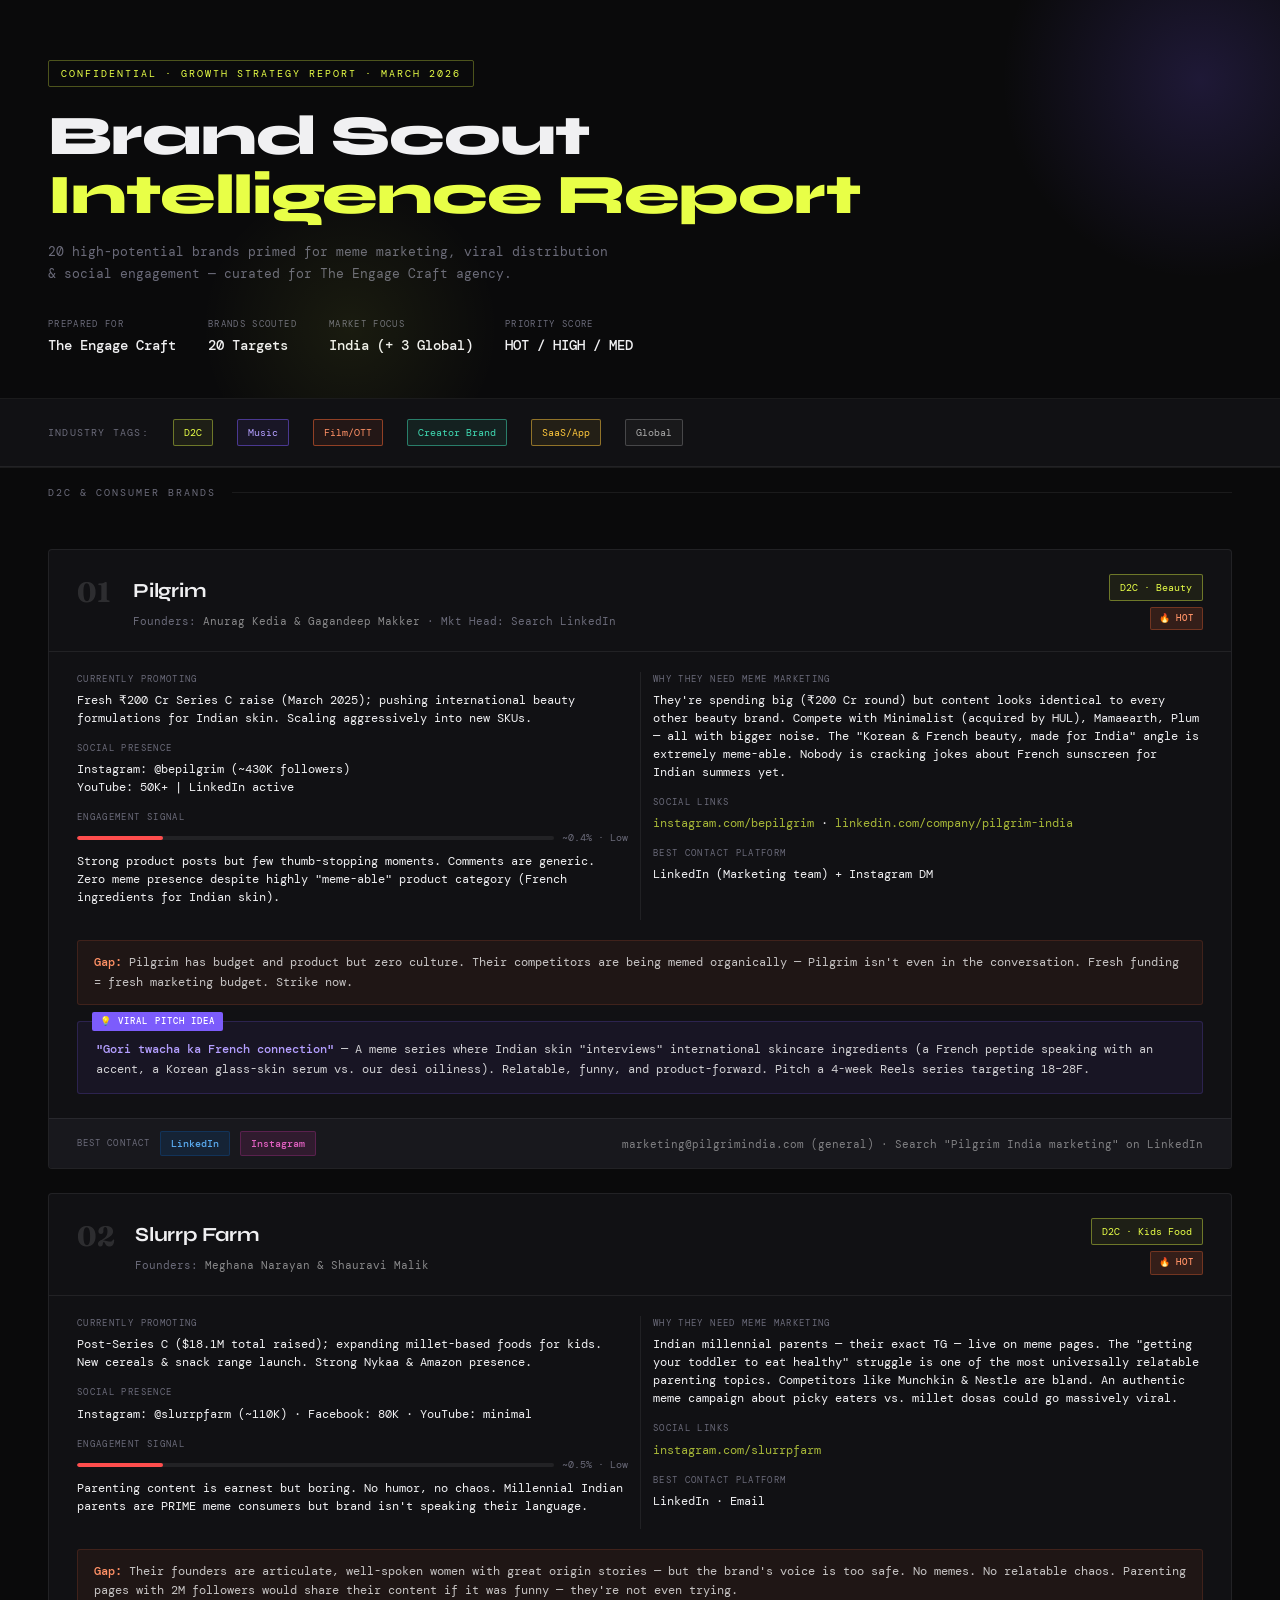
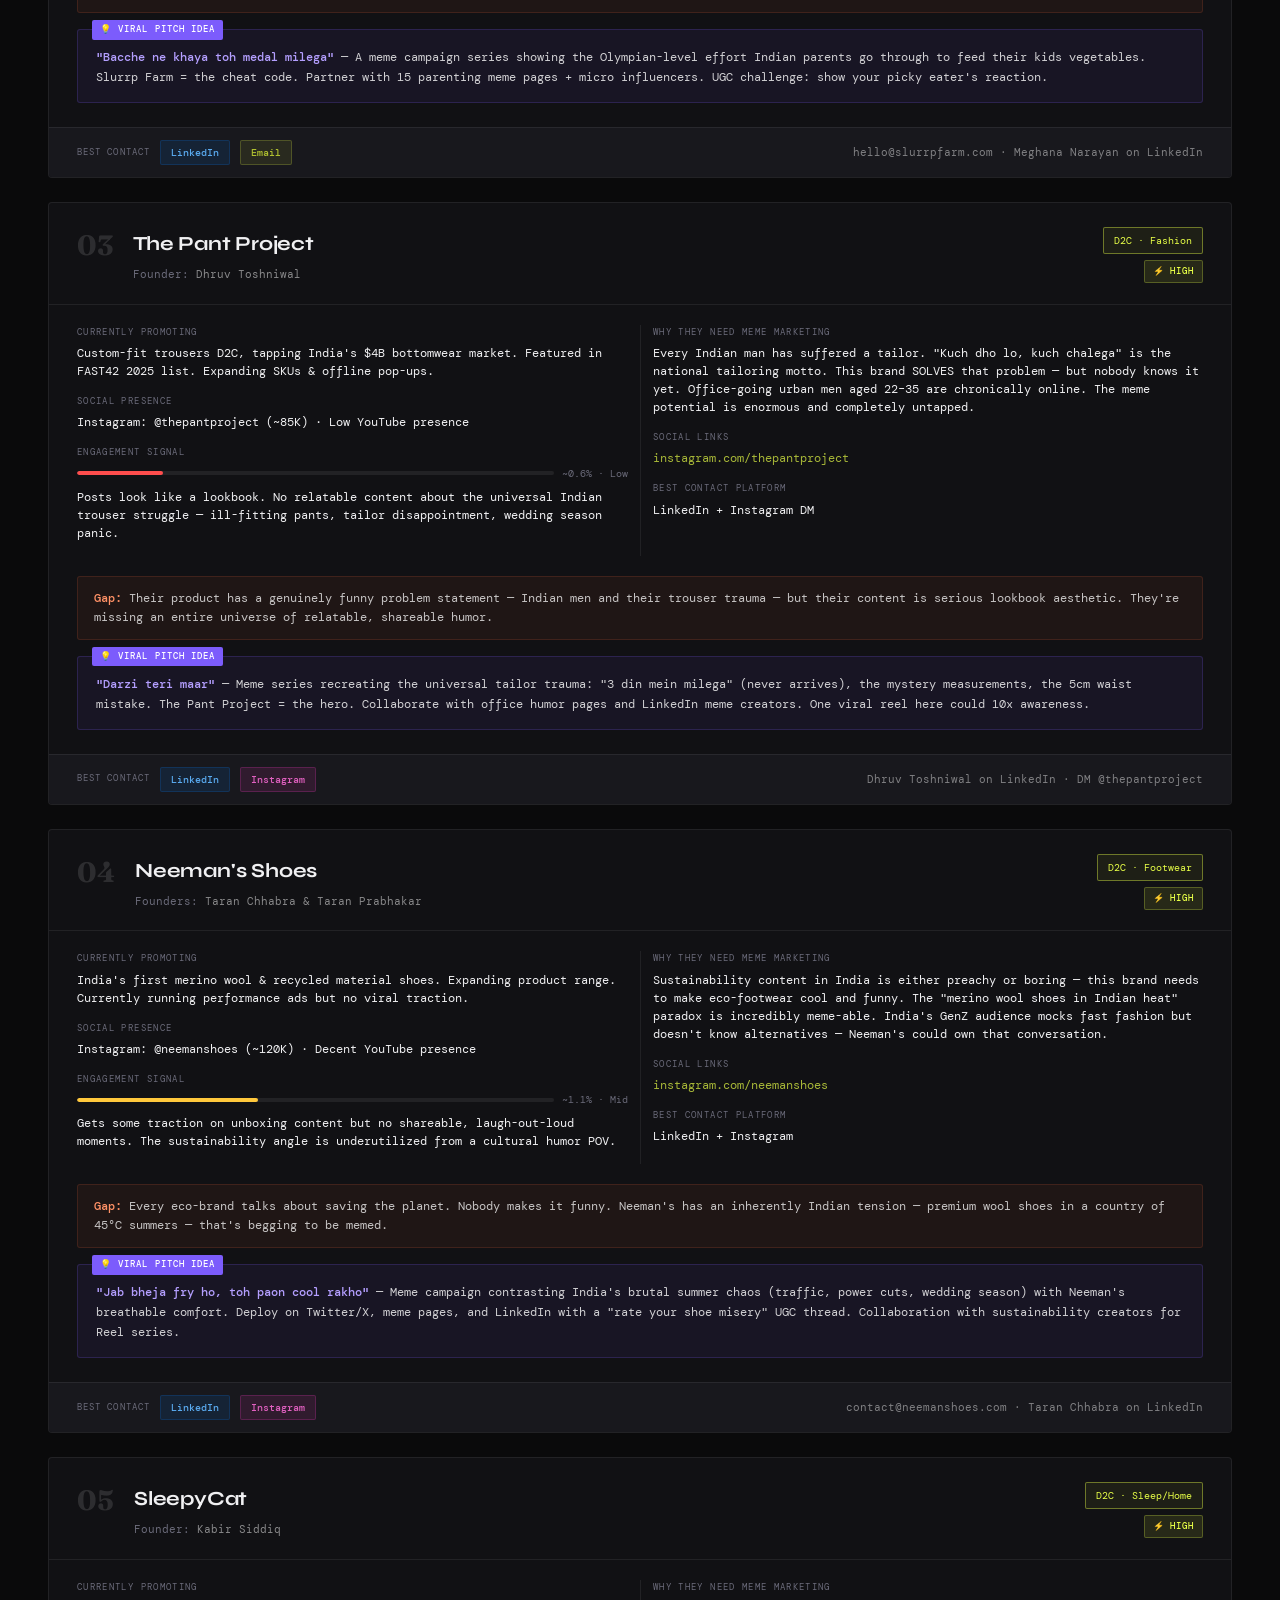
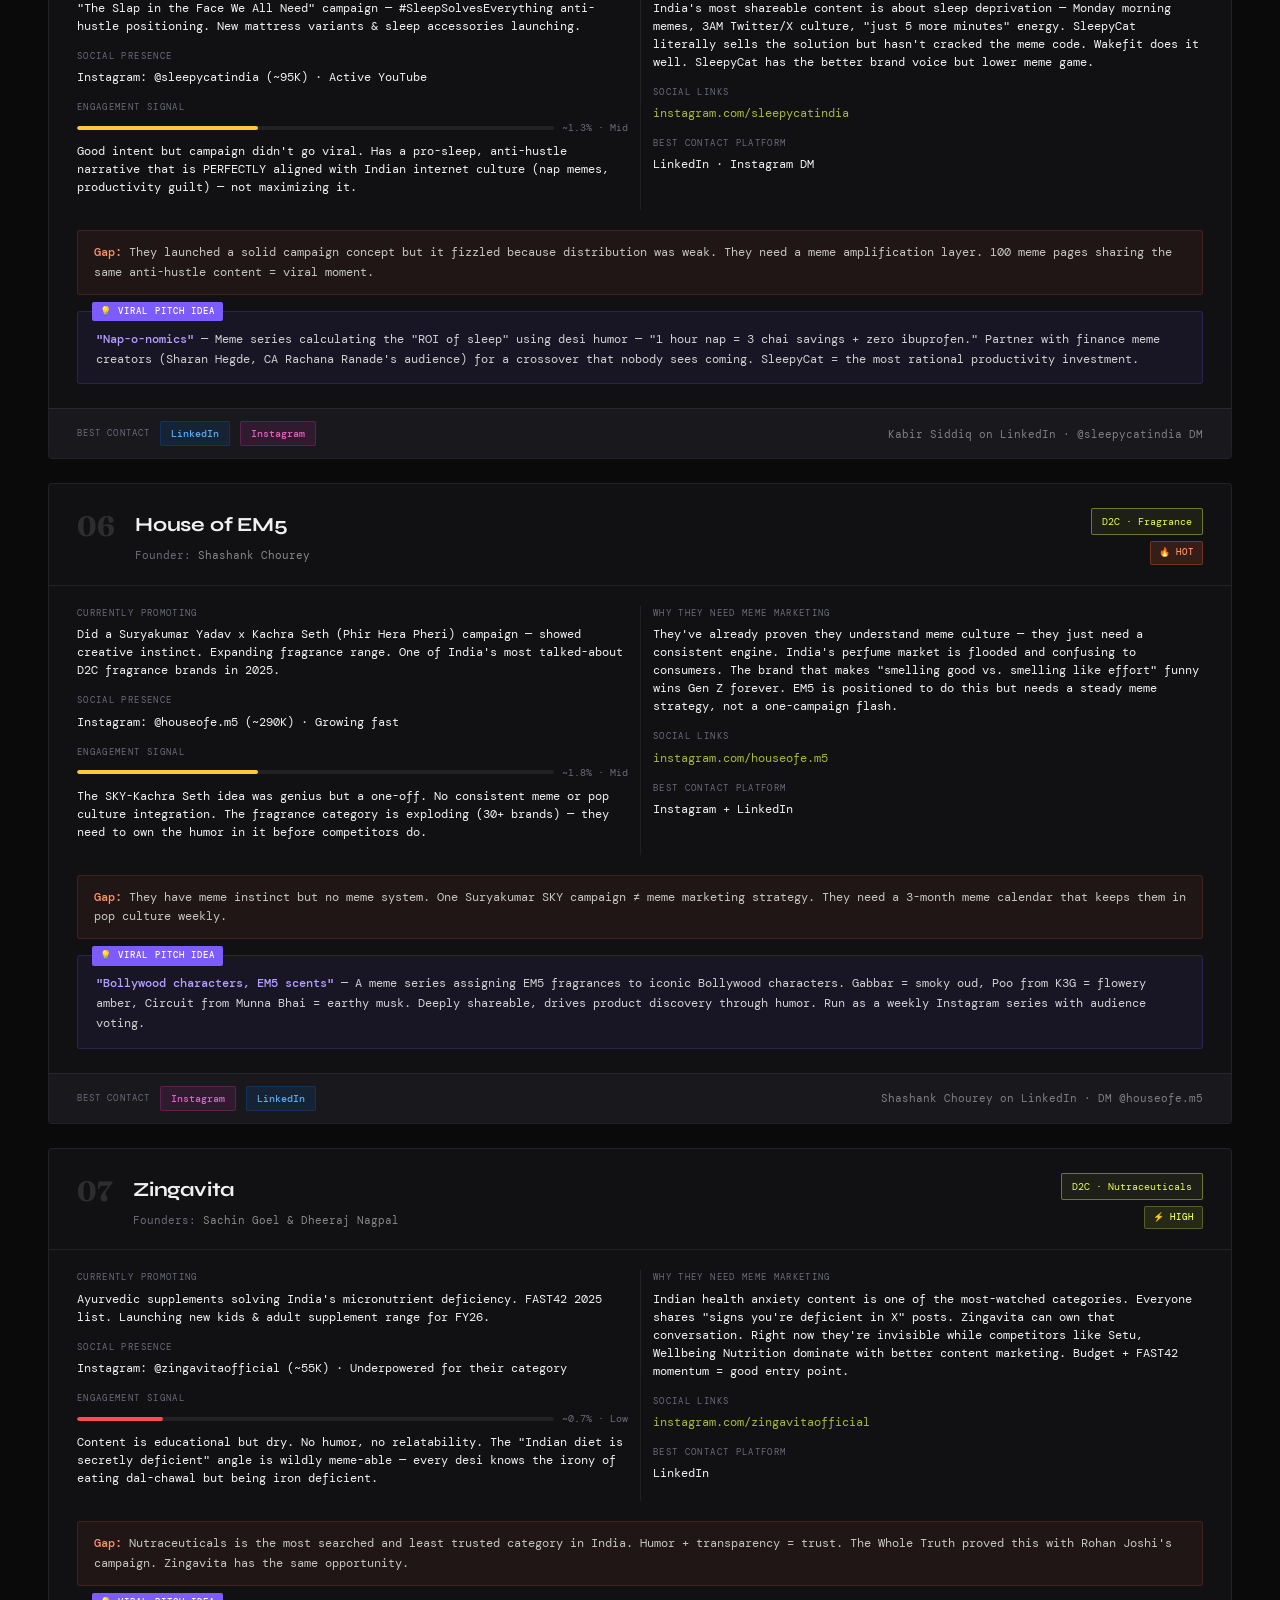
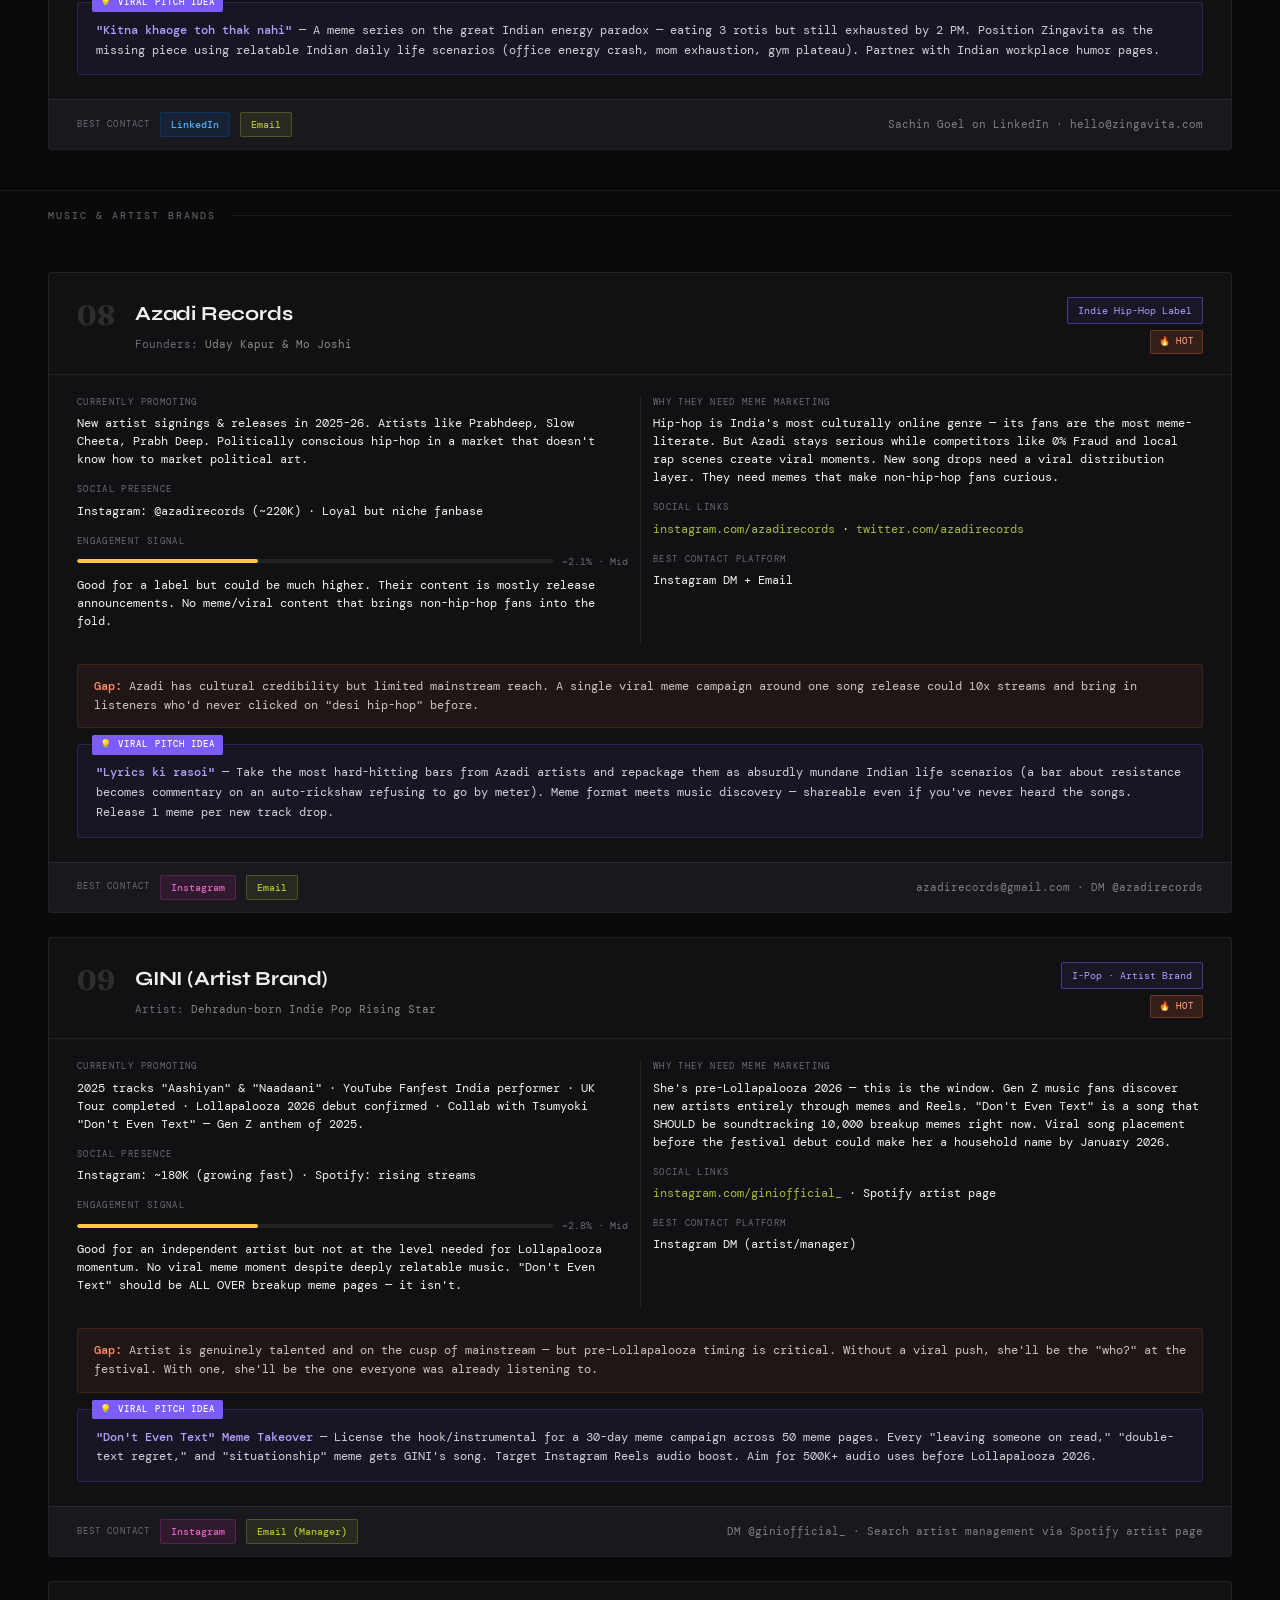
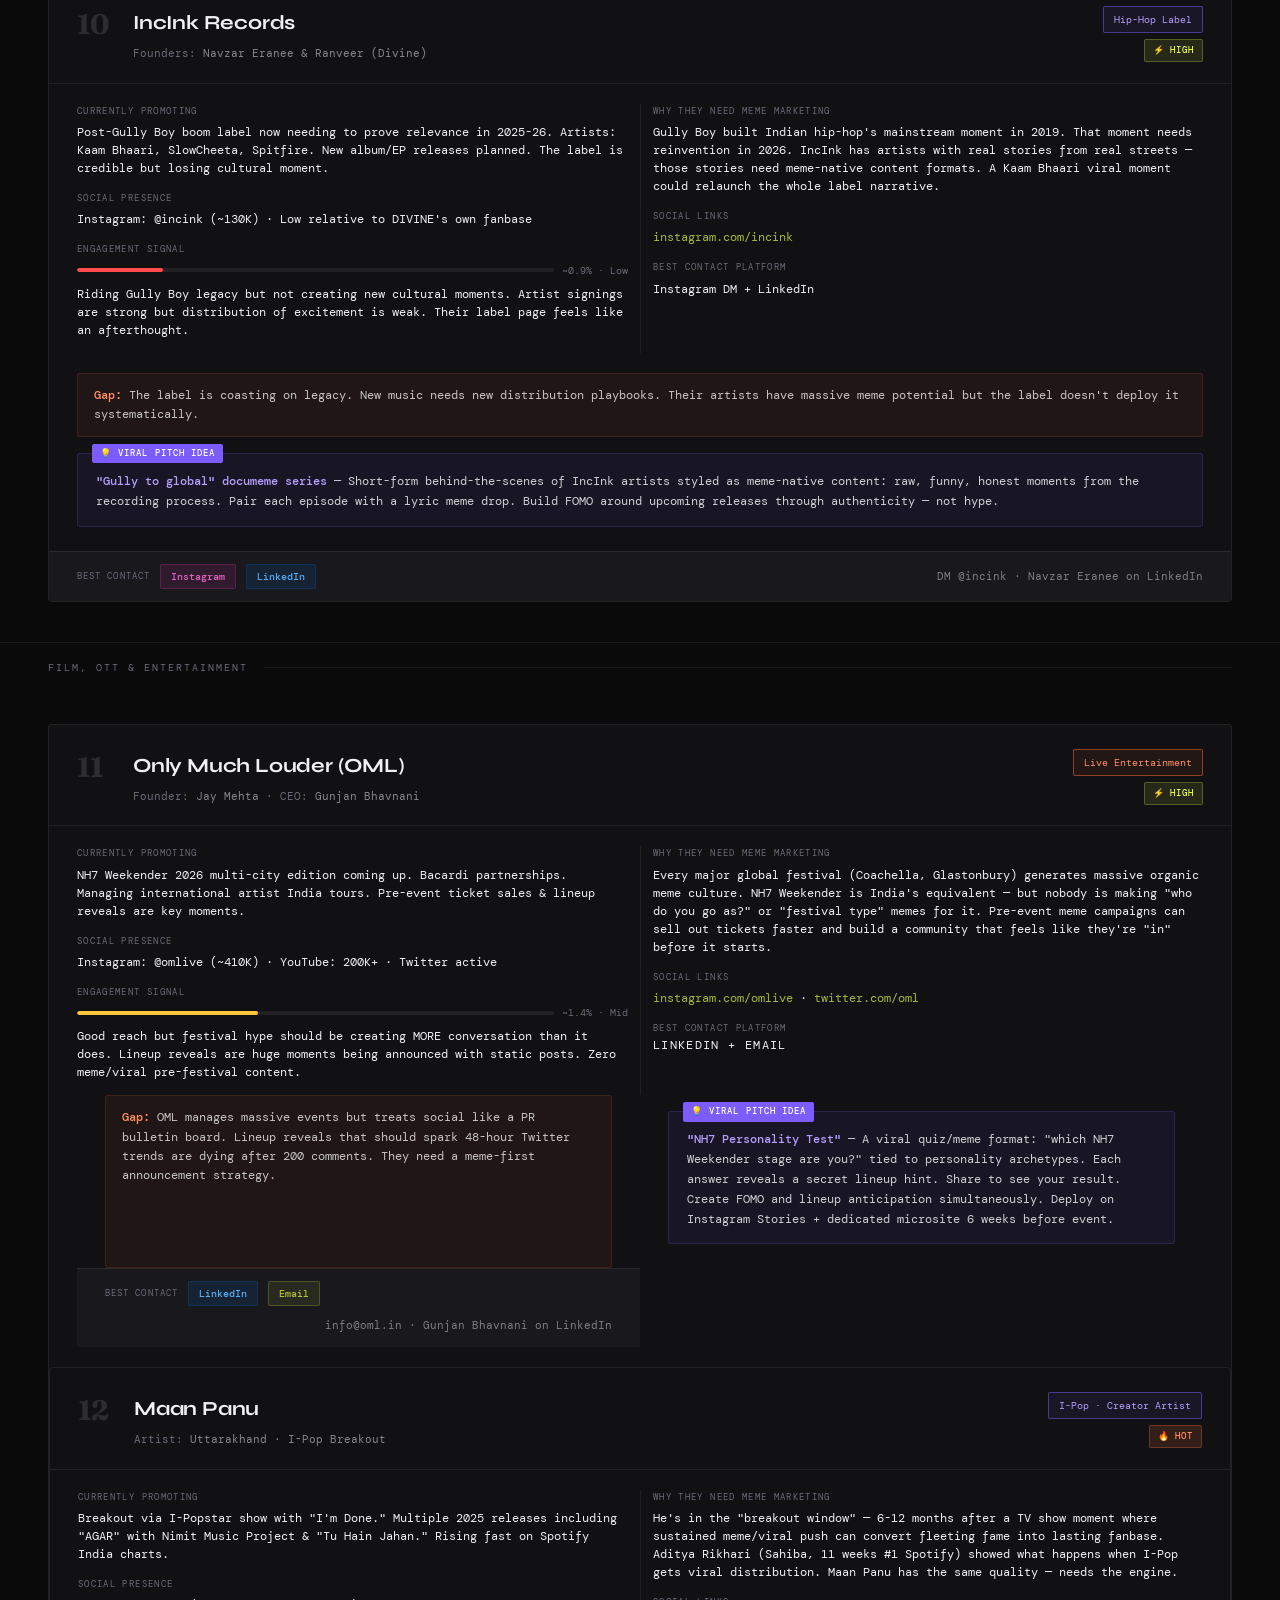
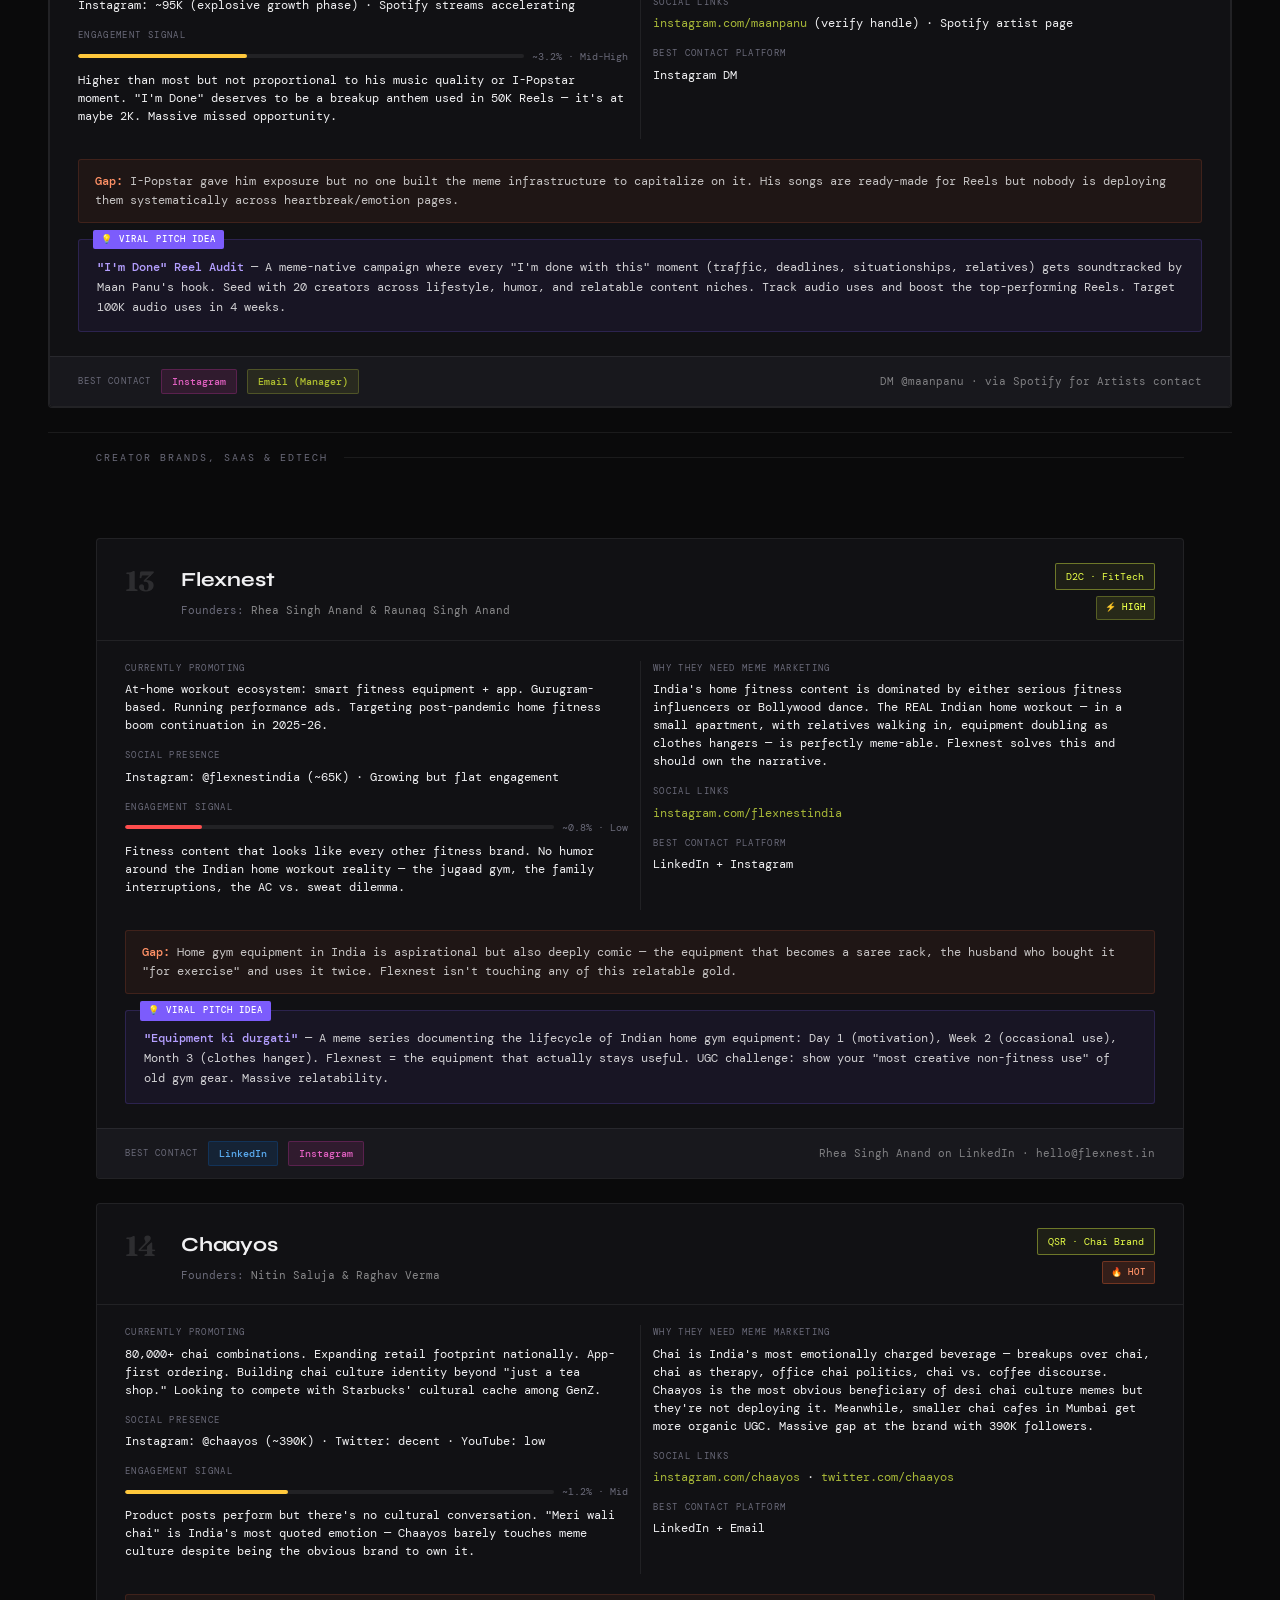
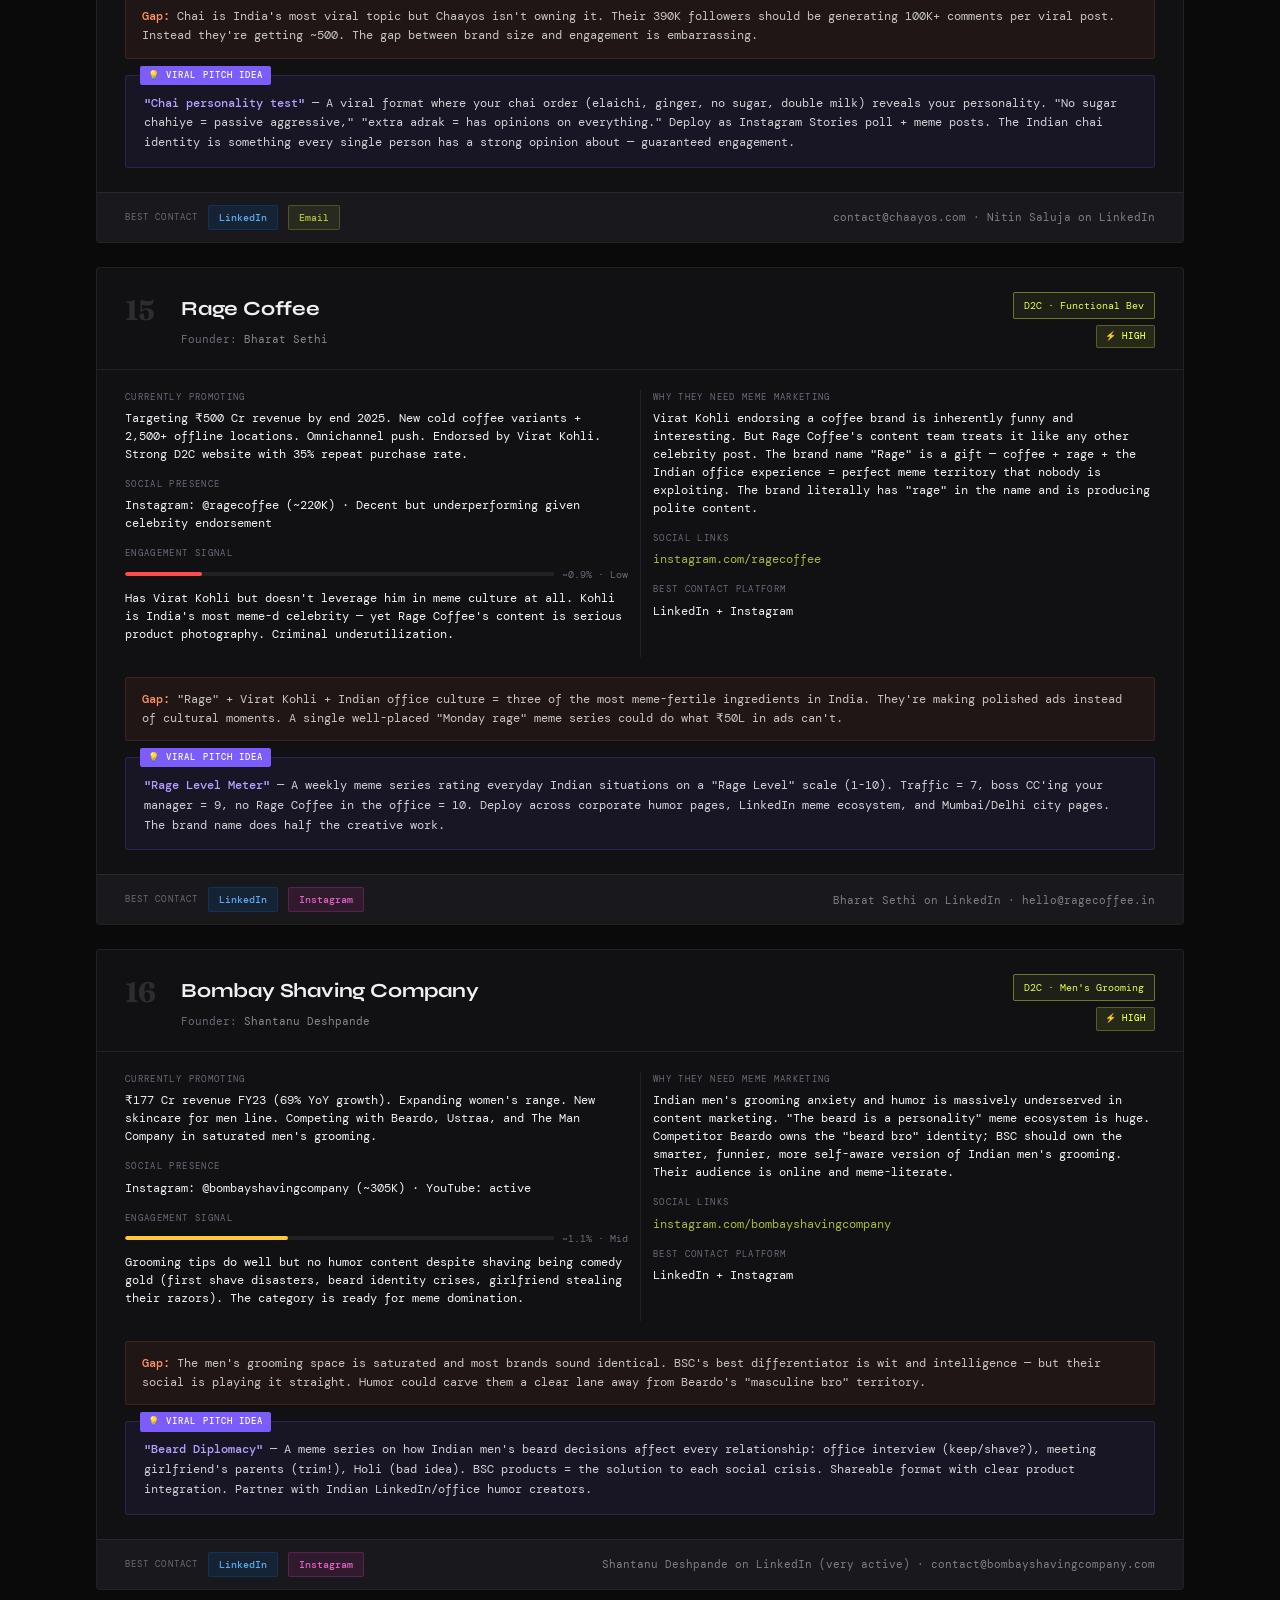
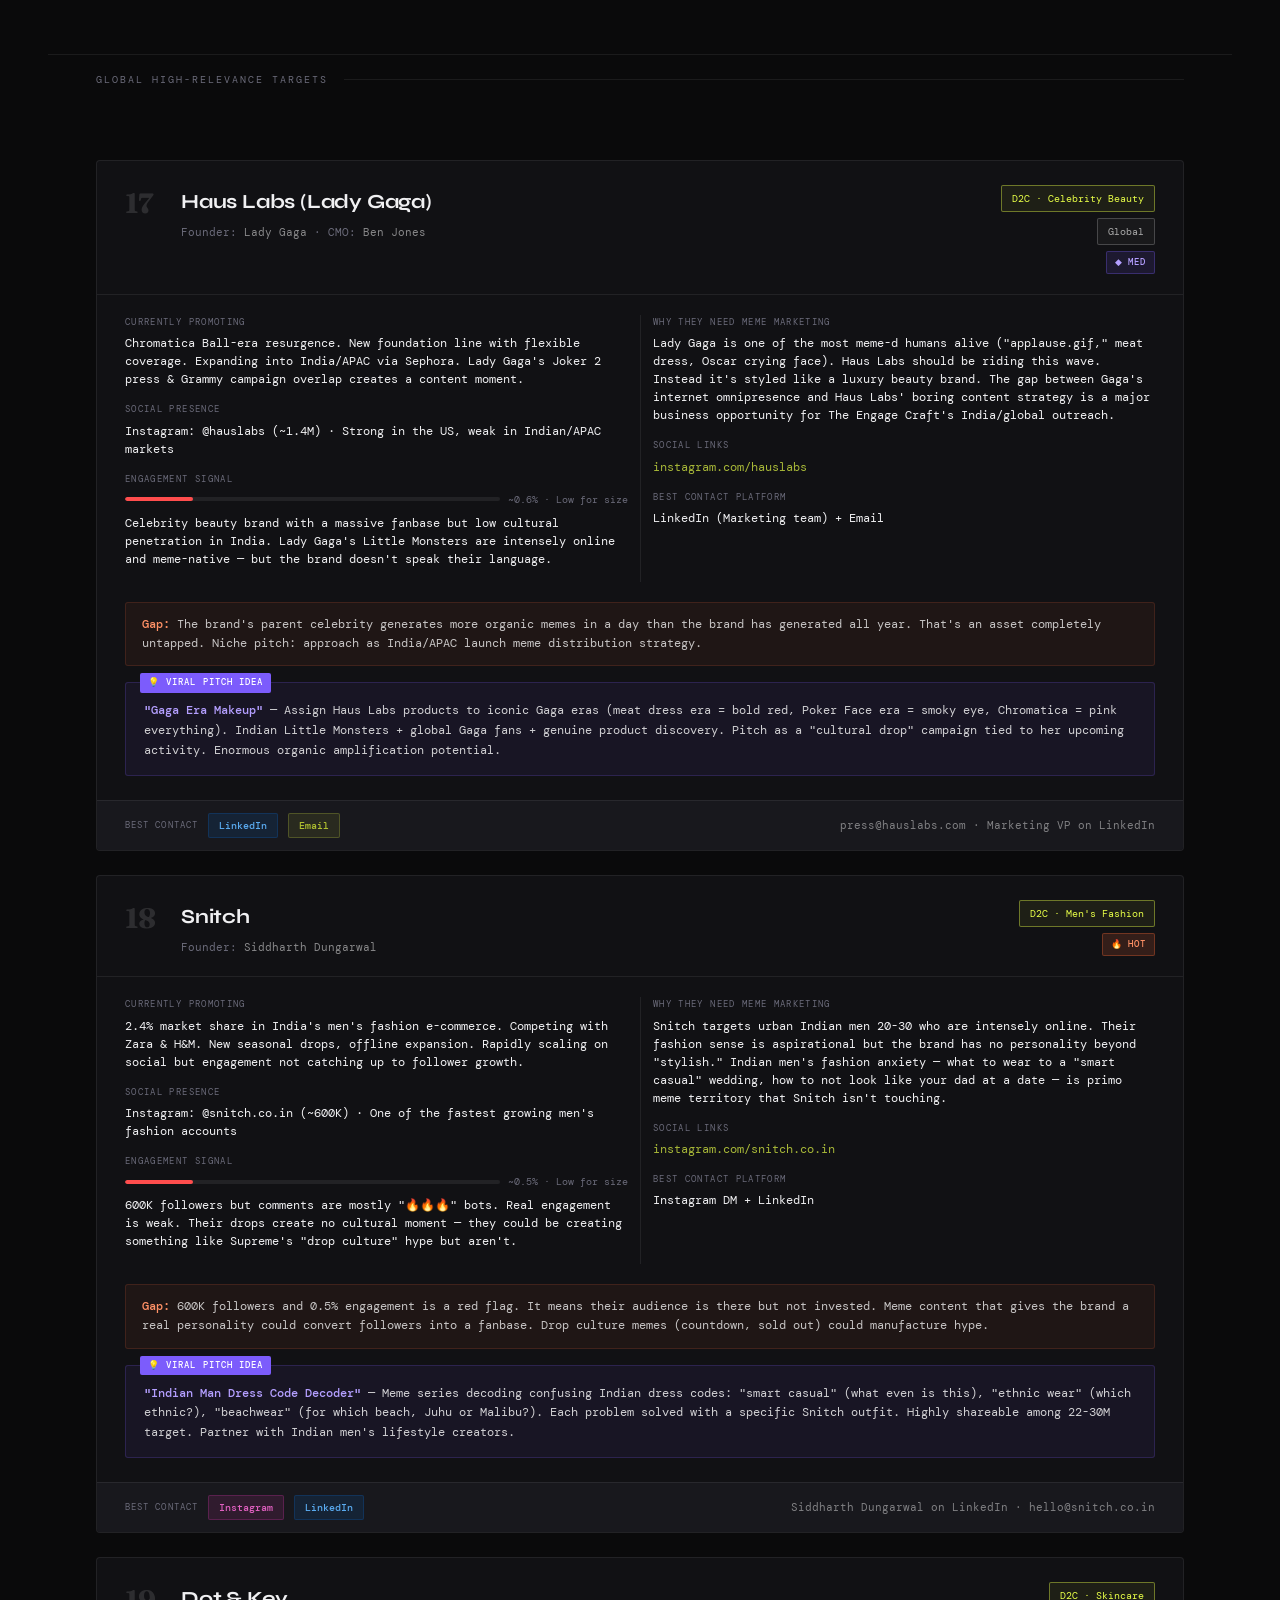
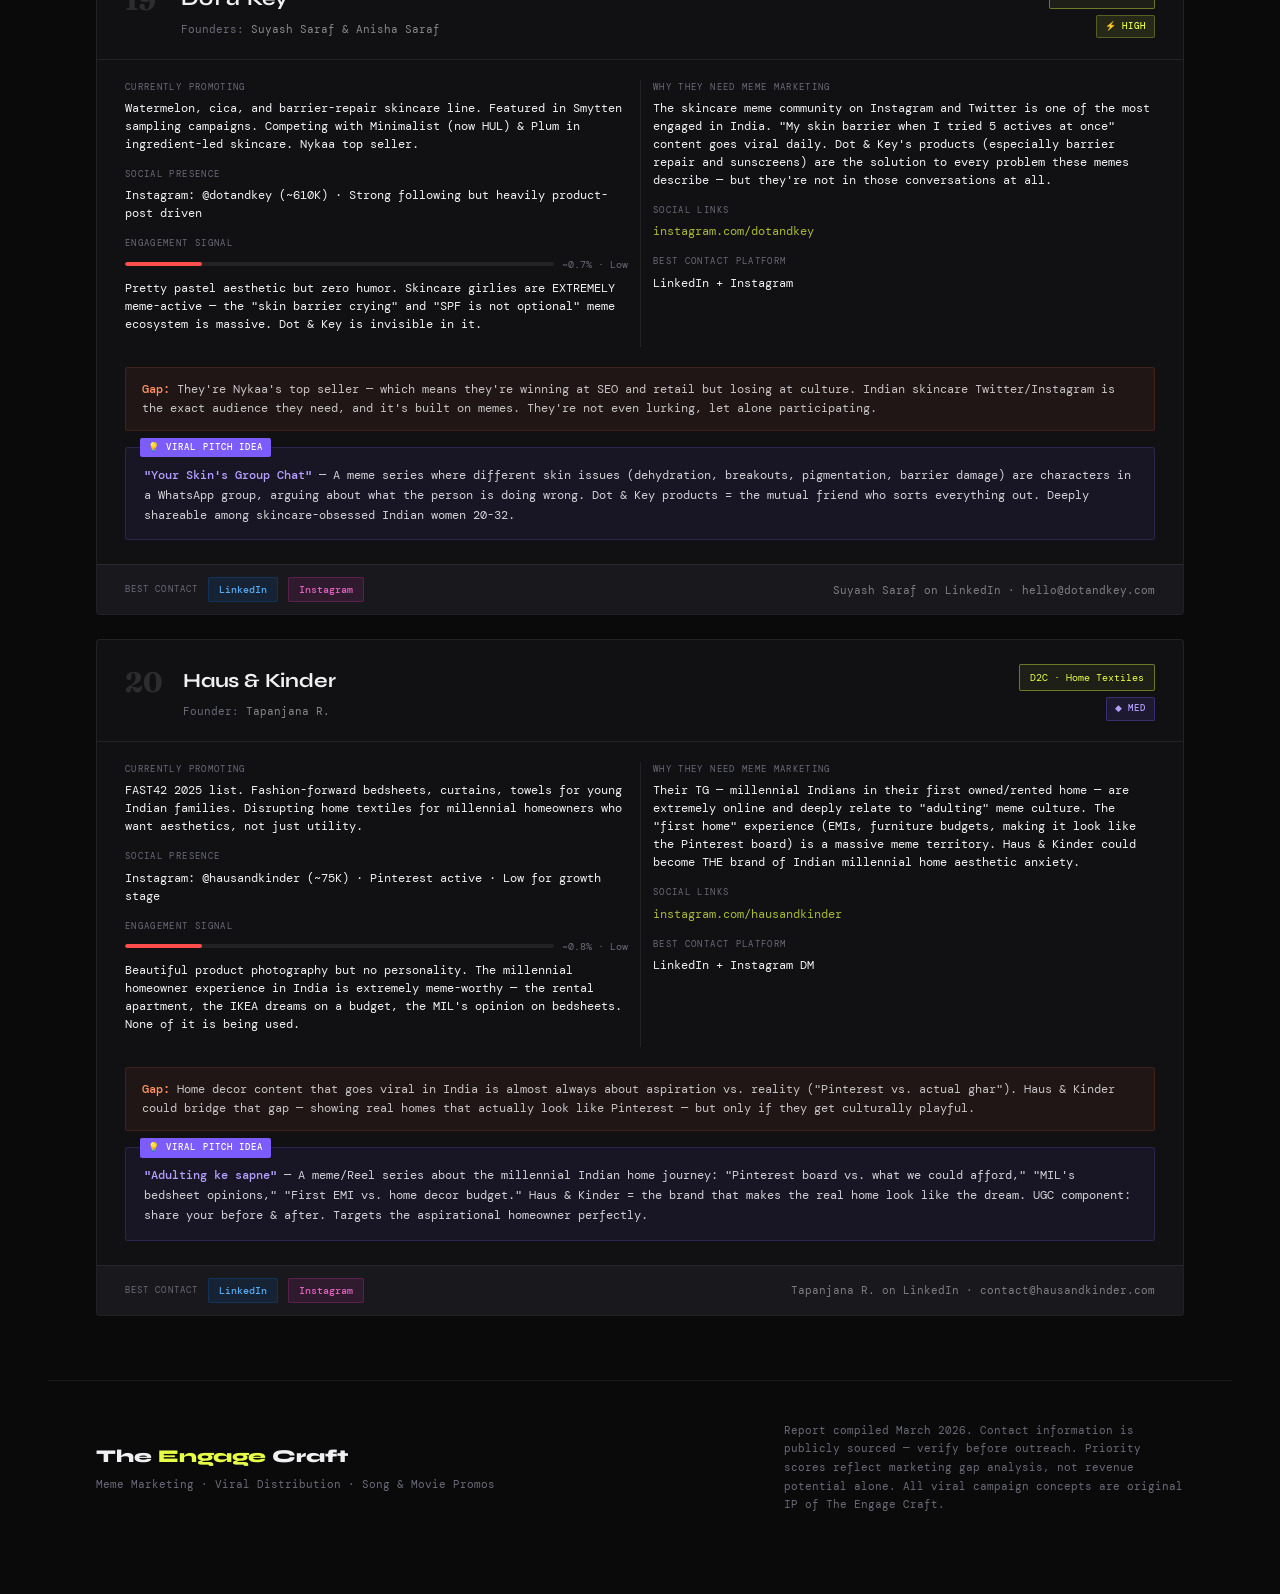
<file: work.html>
<!DOCTYPE html>
<html lang="en">
<head>
<meta charset="UTF-8">
<meta name="viewport" content="width=device-width, initial-scale=1.0">
<title>The Engage Craft — Brand Scout Report 2025</title>
<link href="https://fonts.googleapis.com/css2?family=Syne:wght@400;600;700;800&family=DM+Mono:wght@300;400;500&family=Fraunces:ital,wght@0,300;0,700;1,300&display=swap" rel="stylesheet">
<style>
  :root {
    --bg: #0a0a0b;
    --surface: #111114;
    --surface2: #18181d;
    --accent: #e8ff47;
    --accent2: #ff6b35;
    --accent3: #7c5cfc;
    --text: #f0f0f2;
    --muted: #6b6b7a;
    --border: rgba(255,255,255,0.07);
    --tag-bg: rgba(232,255,71,0.08);
    --tag-text: #e8ff47;
  }

  *, *::before, *::after { box-sizing: border-box; margin: 0; padding: 0; }

  body {
    background: var(--bg);
    color: var(--text);
    font-family: 'DM Mono', monospace;
    font-size: 13px;
    line-height: 1.7;
    min-height: 100vh;
  }

  /* HEADER */
  .header {
    padding: 60px 48px 40px;
    border-bottom: 1px solid var(--border);
    position: relative;
    overflow: hidden;
  }
  .header::before {
    content: '';
    position: absolute;
    top: -120px; right: -120px;
    width: 400px; height: 400px;
    background: radial-gradient(circle, rgba(124,92,252,0.18) 0%, transparent 70%);
    pointer-events: none;
  }
  .header::after {
    content: '';
    position: absolute;
    bottom: -80px; left: 200px;
    width: 300px; height: 300px;
    background: radial-gradient(circle, rgba(232,255,71,0.07) 0%, transparent 70%);
    pointer-events: none;
  }
  .header-tag {
    display: inline-block;
    font-size: 10px;
    letter-spacing: 0.2em;
    text-transform: uppercase;
    color: var(--accent);
    border: 1px solid rgba(232,255,71,0.3);
    padding: 4px 12px;
    border-radius: 2px;
    margin-bottom: 20px;
  }
  .header h1 {
    font-family: 'Syne', sans-serif;
    font-size: clamp(32px, 5vw, 56px);
    font-weight: 800;
    line-height: 1.05;
    margin-bottom: 16px;
    letter-spacing: -0.02em;
  }
  .header h1 span { color: var(--accent); }
  .header-sub {
    font-size: 13px;
    color: var(--muted);
    max-width: 560px;
    margin-bottom: 32px;
  }
  .header-meta {
    display: flex;
    gap: 32px;
    flex-wrap: wrap;
  }
  .meta-item { display: flex; flex-direction: column; gap: 2px; }
  .meta-label { font-size: 9px; letter-spacing: 0.15em; text-transform: uppercase; color: var(--muted); }
  .meta-val { font-size: 14px; font-weight: 500; color: var(--text); }

  /* FILTERS / LEGEND */
  .legend {
    padding: 20px 48px;
    display: flex; gap: 24px; flex-wrap: wrap; align-items: center;
    border-bottom: 1px solid var(--border);
    background: var(--surface);
  }
  .legend-label { font-size: 10px; letter-spacing: 0.12em; text-transform: uppercase; color: var(--muted); }
  .pill {
    font-size: 10px;
    font-family: 'DM Mono', monospace;
    padding: 4px 10px;
    border-radius: 2px;
    border: 1px solid;
  }
  .pill-d2c { border-color: rgba(232,255,71,0.4); color: #e8ff47; background: rgba(232,255,71,0.06); }
  .pill-music { border-color: rgba(124,92,252,0.5); color: #b49fff; background: rgba(124,92,252,0.08); }
  .pill-film { border-color: rgba(255,107,53,0.5); color: #ff9166; background: rgba(255,107,53,0.08); }
  .pill-creator { border-color: rgba(64,220,180,0.5); color: #40dcb4; background: rgba(64,220,180,0.08); }
  .pill-saas { border-color: rgba(255,200,60,0.5); color: #ffc83c; background: rgba(255,200,60,0.08); }
  .pill-global { border-color: rgba(180,180,180,0.3); color: #aaa; background: rgba(180,180,180,0.05); }

  /* GRID */
  .cards-grid {
    padding: 40px 48px;
    display: grid;
    gap: 24px;
  }

  /* CARD */
  .card {
    background: var(--surface);
    border: 1px solid var(--border);
    border-radius: 4px;
    overflow: hidden;
    transition: border-color 0.2s;
  }
  .card:hover { border-color: rgba(255,255,255,0.14); }

  .card-header {
    display: grid;
    grid-template-columns: auto 1fr auto;
    align-items: start;
    gap: 20px;
    padding: 24px 28px 20px;
    border-bottom: 1px solid var(--border);
  }
  .card-num {
    font-family: 'Fraunces', serif;
    font-size: 28px;
    font-weight: 700;
    color: rgba(255,255,255,0.12);
    min-width: 36px;
    line-height: 1;
    margin-top: 4px;
  }
  .card-title-block { flex: 1; }
  .card-name {
    font-family: 'Syne', sans-serif;
    font-size: 20px;
    font-weight: 700;
    letter-spacing: -0.01em;
    margin-bottom: 4px;
  }
  .card-founder { font-size: 11px; color: var(--muted); }
  .card-founder span { color: rgba(255,255,255,0.5); }
  .card-badges { display: flex; flex-direction: column; align-items: flex-end; gap: 6px; }
  .priority-badge {
    font-size: 9px;
    letter-spacing: 0.1em;
    text-transform: uppercase;
    padding: 3px 8px;
    border-radius: 2px;
    font-weight: 500;
  }
  .priority-hot { background: rgba(255,107,53,0.15); color: #ff9166; border: 1px solid rgba(255,107,53,0.3); }
  .priority-high { background: rgba(232,255,71,0.1); color: #e8ff47; border: 1px solid rgba(232,255,71,0.25); }
  .priority-med { background: rgba(124,92,252,0.12); color: #b49fff; border: 1px solid rgba(124,92,252,0.3); }

  .card-body {
    padding: 20px 28px;
    display: grid;
    grid-template-columns: 1fr 1fr;
    gap: 0;
  }
  @media (max-width: 700px) { .card-body { grid-template-columns: 1fr; } }

  .card-col { padding: 0 12px 0 0; }
  .card-col + .card-col { padding: 0 0 0 12px; border-left: 1px solid var(--border); }

  .field { margin-bottom: 14px; }
  .field-label {
    font-size: 9px;
    letter-spacing: 0.15em;
    text-transform: uppercase;
    color: var(--muted);
    margin-bottom: 4px;
  }
  .field-val { font-size: 12px; color: var(--text); line-height: 1.5; }
  .field-val a { color: rgba(232,255,71,0.7); text-decoration: none; }
  .field-val a:hover { color: var(--accent); }

  .engagement-bar {
    display: flex; align-items: center; gap: 8px; margin-top: 4px;
  }
  .bar-track {
    flex: 1; height: 4px; background: rgba(255,255,255,0.07); border-radius: 2px; overflow: hidden;
  }
  .bar-fill {
    height: 100%; border-radius: 2px;
    background: var(--accent2);
  }
  .bar-fill.low { background: #ff4d4d; width: 18%; }
  .bar-fill.mid { background: #ffc83c; width: 38%; }
  .bar-fill.ok { background: #40dcb4; width: 55%; }
  .bar-label { font-size: 10px; color: var(--muted); min-width: 48px; }

  /* GAP CALLOUT */
  .gap-box {
    margin: 0 28px;
    padding: 12px 16px;
    background: rgba(255,107,53,0.06);
    border: 1px solid rgba(255,107,53,0.15);
    border-radius: 3px;
    font-size: 12px;
    color: rgba(255,255,255,0.75);
    line-height: 1.6;
  }
  .gap-box strong { color: #ff9166; font-weight: 500; }

  /* VIRAL IDEA */
  .viral-box {
    margin: 16px 28px 24px;
    padding: 14px 18px;
    background: rgba(124,92,252,0.07);
    border: 1px solid rgba(124,92,252,0.2);
    border-radius: 3px;
    position: relative;
  }
  .viral-label {
    position: absolute;
    top: -10px; left: 14px;
    background: var(--accent3);
    color: #fff;
    font-size: 9px;
    letter-spacing: 0.12em;
    text-transform: uppercase;
    padding: 2px 8px;
    border-radius: 2px;
    font-weight: 500;
  }
  .viral-box p {
    font-size: 12px;
    color: rgba(255,255,255,0.8);
    line-height: 1.65;
    margin-top: 4px;
  }
  .viral-box p strong { color: #b49fff; font-weight: 500; }

  /* CONTACT ROW */
  .contact-row {
    display: flex; align-items: center; gap: 10px; flex-wrap: wrap;
    padding: 12px 28px;
    border-top: 1px solid var(--border);
    background: var(--surface2);
  }
  .contact-label { font-size: 9px; text-transform: uppercase; letter-spacing: 0.12em; color: var(--muted); }
  .contact-chip {
    font-size: 10px;
    padding: 3px 10px;
    border-radius: 2px;
    font-weight: 500;
  }
  .chip-ig { background: rgba(220,55,170,0.12); color: #e060c0; border: 1px solid rgba(220,55,170,0.25); }
  .chip-li { background: rgba(10,102,194,0.15); color: #5aabf0; border: 1px solid rgba(10,102,194,0.25); }
  .chip-em { background: rgba(232,255,71,0.08); color: #b0c030; border: 1px solid rgba(232,255,71,0.2); }
  .chip-tw { background: rgba(100,200,255,0.08); color: #60c8f0; border: 1px solid rgba(100,200,255,0.2); }
  .contact-info { font-size: 11px; color: rgba(255,255,255,0.45); margin-left: auto; }

  /* DIVIDER */
  .section-divider {
    padding: 16px 48px 8px;
    font-size: 10px;
    letter-spacing: 0.2em;
    text-transform: uppercase;
    color: var(--muted);
    border-top: 1px solid var(--border);
    display: flex; align-items: center; gap: 16px;
  }
  .section-divider::after {
    content: '';
    flex: 1; height: 1px;
    background: var(--border);
  }

  /* FOOTER */
  .footer {
    padding: 40px 48px;
    border-top: 1px solid var(--border);
    display: flex; justify-content: space-between; align-items: center; flex-wrap: wrap; gap: 16px;
  }
  .footer-brand { font-family: 'Syne', sans-serif; font-size: 18px; font-weight: 800; }
  .footer-brand span { color: var(--accent); }
  .footer-note { font-size: 11px; color: var(--muted); max-width: 400px; }

  @media (max-width: 600px) {
    .header, .cards-grid, .legend, .footer { padding-left: 20px; padding-right: 20px; }
    .card-header { grid-template-columns: auto 1fr; }
    .card-badges { flex-direction: row; }
  }
</style>
</head>
<body>

<!-- HEADER -->
<div class="header">
  <div class="header-tag">Confidential · Growth Strategy Report · March 2026</div>
  <h1>Brand Scout<br><span>Intelligence Report</span></h1>
  <p class="header-sub">20 high-potential brands primed for meme marketing, viral distribution & social engagement — curated for The Engage Craft agency.</p>
  <div class="header-meta">
    <div class="meta-item"><span class="meta-label">Prepared For</span><span class="meta-val">The Engage Craft</span></div>
    <div class="meta-item"><span class="meta-label">Brands Scouted</span><span class="meta-val">20 Targets</span></div>
    <div class="meta-item"><span class="meta-label">Market Focus</span><span class="meta-val">India (+ 3 Global)</span></div>
    <div class="meta-item"><span class="meta-label">Priority Score</span><span class="meta-val">HOT / HIGH / MED</span></div>
  </div>
</div>

<!-- LEGEND -->
<div class="legend">
  <span class="legend-label">Industry Tags:</span>
  <span class="pill pill-d2c">D2C</span>
  <span class="pill pill-music">Music</span>
  <span class="pill pill-film">Film/OTT</span>
  <span class="pill pill-creator">Creator Brand</span>
  <span class="pill pill-saas">SaaS/App</span>
  <span class="pill pill-global">Global</span>
</div>

<!-- ==================== SECTION 1: D2C BRANDS ==================== -->
<div class="section-divider">D2C &amp; Consumer Brands</div>
<div class="cards-grid">

  <!-- CARD 1: Pilgrim -->
  <div class="card">
    <div class="card-header">
      <div class="card-num">01</div>
      <div class="card-title-block">
        <div class="card-name">Pilgrim</div>
        <div class="card-founder">Founders: <span>Anurag Kedia &amp; Gagandeep Makker</span> · Mkt Head: Search LinkedIn</div>
      </div>
      <div class="card-badges">
        <span class="pill pill-d2c">D2C · Beauty</span>
        <span class="priority-badge priority-hot">🔥 HOT</span>
      </div>
    </div>
    <div class="card-body">
      <div class="card-col">
        <div class="field"><div class="field-label">Currently Promoting</div><div class="field-val">Fresh ₹200 Cr Series C raise (March 2025); pushing international beauty formulations for Indian skin. Scaling aggressively into new SKUs.</div></div>
        <div class="field"><div class="field-label">Social Presence</div><div class="field-val">Instagram: @bepilgrim (~430K followers)<br>YouTube: 50K+ | LinkedIn active</div></div>
        <div class="field"><div class="field-label">Engagement Signal</div>
          <div class="engagement-bar"><div class="bar-track"><div class="bar-fill low"></div></div><span class="bar-label">~0.4% · Low</span></div>
          <div class="field-val" style="margin-top:6px">Strong product posts but few thumb-stopping moments. Comments are generic. Zero meme presence despite highly "meme-able" product category (French ingredients for Indian skin).</div>
        </div>
      </div>
      <div class="card-col">
        <div class="field"><div class="field-label">Why They NEED Meme Marketing</div><div class="field-val">They're spending big (₹200 Cr round) but content looks identical to every other beauty brand. Compete with Minimalist (acquired by HUL), Mamaearth, Plum — all with bigger noise. The "Korean &amp; French beauty, made for India" angle is extremely meme-able. Nobody is cracking jokes about French sunscreen for Indian summers yet.</div></div>
        <div class="field"><div class="field-label">Social Links</div><div class="field-val"><a href="#">instagram.com/bepilgrim</a> · <a href="#">linkedin.com/company/pilgrim-india</a></div></div>
        <div class="field"><div class="field-label">Best Contact Platform</div><div class="field-val">LinkedIn (Marketing team) + Instagram DM</div></div>
      </div>
    </div>
    <div class="gap-box"><strong>Gap:</strong> Pilgrim has budget and product but zero culture. Their competitors are being memed organically — Pilgrim isn't even in the conversation. Fresh funding = fresh marketing budget. Strike now.</div>
    <div class="viral-box">
      <span class="viral-label">💡 Viral Pitch Idea</span>
      <p><strong>"Gori twacha ka French connection"</strong> — A meme series where Indian skin "interviews" international skincare ingredients (a French peptide speaking with an accent, a Korean glass-skin serum vs. our desi oiliness). Relatable, funny, and product-forward. Pitch a 4-week Reels series targeting 18–28F.</p>
    </div>
    <div class="contact-row">
      <span class="contact-label">Best Contact</span>
      <span class="contact-chip chip-li">LinkedIn</span>
      <span class="contact-chip chip-ig">Instagram</span>
      <span class="contact-info">marketing@pilgrimindia.com (general) · Search "Pilgrim India marketing" on LinkedIn</span>
    </div>
  </div>

  <!-- CARD 2: Slurrp Farm -->
  <div class="card">
    <div class="card-header">
      <div class="card-num">02</div>
      <div class="card-title-block">
        <div class="card-name">Slurrp Farm</div>
        <div class="card-founder">Founders: <span>Meghana Narayan &amp; Shauravi Malik</span></div>
      </div>
      <div class="card-badges">
        <span class="pill pill-d2c">D2C · Kids Food</span>
        <span class="priority-badge priority-hot">🔥 HOT</span>
      </div>
    </div>
    <div class="card-body">
      <div class="card-col">
        <div class="field"><div class="field-label">Currently Promoting</div><div class="field-val">Post-Series C ($18.1M total raised); expanding millet-based foods for kids. New cereals &amp; snack range launch. Strong Nykaa &amp; Amazon presence.</div></div>
        <div class="field"><div class="field-label">Social Presence</div><div class="field-val">Instagram: @slurrpfarm (~110K) · Facebook: 80K · YouTube: minimal</div></div>
        <div class="field"><div class="field-label">Engagement Signal</div>
          <div class="engagement-bar"><div class="bar-track"><div class="bar-fill low"></div></div><span class="bar-label">~0.5% · Low</span></div>
          <div class="field-val" style="margin-top:6px">Parenting content is earnest but boring. No humor, no chaos. Millennial Indian parents are PRIME meme consumers but brand isn't speaking their language.</div>
        </div>
      </div>
      <div class="card-col">
        <div class="field"><div class="field-label">Why They NEED Meme Marketing</div><div class="field-val">Indian millennial parents — their exact TG — live on meme pages. The "getting your toddler to eat healthy" struggle is one of the most universally relatable parenting topics. Competitors like Munchkin &amp; Nestle are bland. An authentic meme campaign about picky eaters vs. millet dosas could go massively viral.</div></div>
        <div class="field"><div class="field-label">Social Links</div><div class="field-val"><a href="#">instagram.com/slurrpfarm</a></div></div>
        <div class="field"><div class="field-label">Best Contact Platform</div><div class="field-val">LinkedIn · Email</div></div>
      </div>
    </div>
    <div class="gap-box"><strong>Gap:</strong> Their founders are articulate, well-spoken women with great origin stories — but the brand's voice is too safe. No memes. No relatable chaos. Parenting pages with 2M followers would share their content if it was funny — they're not even trying.</div>
    <div class="viral-box">
      <span class="viral-label">💡 Viral Pitch Idea</span>
      <p><strong>"Bacche ne khaya toh medal milega"</strong> — A meme campaign series showing the Olympian-level effort Indian parents go through to feed their kids vegetables. Slurrp Farm = the cheat code. Partner with 15 parenting meme pages + micro influencers. UGC challenge: show your picky eater's reaction.</p>
    </div>
    <div class="contact-row">
      <span class="contact-label">Best Contact</span>
      <span class="contact-chip chip-li">LinkedIn</span>
      <span class="contact-chip chip-em">Email</span>
      <span class="contact-info">hello@slurrpfarm.com · Meghana Narayan on LinkedIn</span>
    </div>
  </div>

  <!-- CARD 3: The Pant Project -->
  <div class="card">
    <div class="card-header">
      <div class="card-num">03</div>
      <div class="card-title-block">
        <div class="card-name">The Pant Project</div>
        <div class="card-founder">Founder: <span>Dhruv Toshniwal</span></div>
      </div>
      <div class="card-badges">
        <span class="pill pill-d2c">D2C · Fashion</span>
        <span class="priority-badge priority-high">⚡ HIGH</span>
      </div>
    </div>
    <div class="card-body">
      <div class="card-col">
        <div class="field"><div class="field-label">Currently Promoting</div><div class="field-val">Custom-fit trousers D2C, tapping India's $4B bottomwear market. Featured in FAST42 2025 list. Expanding SKUs &amp; offline pop-ups.</div></div>
        <div class="field"><div class="field-label">Social Presence</div><div class="field-val">Instagram: @thepantproject (~85K) · Low YouTube presence</div></div>
        <div class="field"><div class="field-label">Engagement Signal</div>
          <div class="engagement-bar"><div class="bar-track"><div class="bar-fill low"></div></div><span class="bar-label">~0.6% · Low</span></div>
          <div class="field-val" style="margin-top:6px">Posts look like a lookbook. No relatable content about the universal Indian trouser struggle — ill-fitting pants, tailor disappointment, wedding season panic.</div>
        </div>
      </div>
      <div class="card-col">
        <div class="field"><div class="field-label">Why They NEED Meme Marketing</div><div class="field-val">Every Indian man has suffered a tailor. "Kuch dho lo, kuch chalega" is the national tailoring motto. This brand SOLVES that problem — but nobody knows it yet. Office-going urban men aged 22–35 are chronically online. The meme potential is enormous and completely untapped.</div></div>
        <div class="field"><div class="field-label">Social Links</div><div class="field-val"><a href="#">instagram.com/thepantproject</a></div></div>
        <div class="field"><div class="field-label">Best Contact Platform</div><div class="field-val">LinkedIn + Instagram DM</div></div>
      </div>
    </div>
    <div class="gap-box"><strong>Gap:</strong> Their product has a genuinely funny problem statement — Indian men and their trouser trauma — but their content is serious lookbook aesthetic. They're missing an entire universe of relatable, shareable humor.</div>
    <div class="viral-box">
      <span class="viral-label">💡 Viral Pitch Idea</span>
      <p><strong>"Darzi teri maar"</strong> — Meme series recreating the universal tailor trauma: "3 din mein milega" (never arrives), the mystery measurements, the 5cm waist mistake. The Pant Project = the hero. Collaborate with office humor pages and LinkedIn meme creators. One viral reel here could 10x awareness.</p>
    </div>
    <div class="contact-row">
      <span class="contact-label">Best Contact</span>
      <span class="contact-chip chip-li">LinkedIn</span>
      <span class="contact-chip chip-ig">Instagram</span>
      <span class="contact-info">Dhruv Toshniwal on LinkedIn · DM @thepantproject</span>
    </div>
  </div>

  <!-- CARD 4: Neeman's -->
  <div class="card">
    <div class="card-header">
      <div class="card-num">04</div>
      <div class="card-title-block">
        <div class="card-name">Neeman's Shoes</div>
        <div class="card-founder">Founders: <span>Taran Chhabra &amp; Taran Prabhakar</span></div>
      </div>
      <div class="card-badges">
        <span class="pill pill-d2c">D2C · Footwear</span>
        <span class="priority-badge priority-high">⚡ HIGH</span>
      </div>
    </div>
    <div class="card-body">
      <div class="card-col">
        <div class="field"><div class="field-label">Currently Promoting</div><div class="field-val">India's first merino wool &amp; recycled material shoes. Expanding product range. Currently running performance ads but no viral traction.</div></div>
        <div class="field"><div class="field-label">Social Presence</div><div class="field-val">Instagram: @neemanshoes (~120K) · Decent YouTube presence</div></div>
        <div class="field"><div class="field-label">Engagement Signal</div>
          <div class="engagement-bar"><div class="bar-track"><div class="bar-fill mid"></div></div><span class="bar-label">~1.1% · Mid</span></div>
          <div class="field-val" style="margin-top:6px">Gets some traction on unboxing content but no shareable, laugh-out-loud moments. The sustainability angle is underutilized from a cultural humor POV.</div>
        </div>
      </div>
      <div class="card-col">
        <div class="field"><div class="field-label">Why They NEED Meme Marketing</div><div class="field-val">Sustainability content in India is either preachy or boring — this brand needs to make eco-footwear cool and funny. The "merino wool shoes in Indian heat" paradox is incredibly meme-able. India's GenZ audience mocks fast fashion but doesn't know alternatives — Neeman's could own that conversation.</div></div>
        <div class="field"><div class="field-label">Social Links</div><div class="field-val"><a href="#">instagram.com/neemanshoes</a></div></div>
        <div class="field"><div class="field-label">Best Contact Platform</div><div class="field-val">LinkedIn + Instagram</div></div>
      </div>
    </div>
    <div class="gap-box"><strong>Gap:</strong> Every eco-brand talks about saving the planet. Nobody makes it funny. Neeman's has an inherently Indian tension — premium wool shoes in a country of 45°C summers — that's begging to be memed.</div>
    <div class="viral-box">
      <span class="viral-label">💡 Viral Pitch Idea</span>
      <p><strong>"Jab bheja fry ho, toh paon cool rakho"</strong> — Meme campaign contrasting India's brutal summer chaos (traffic, power cuts, wedding season) with Neeman's breathable comfort. Deploy on Twitter/X, meme pages, and LinkedIn with a "rate your shoe misery" UGC thread. Collaboration with sustainability creators for Reel series.</p>
    </div>
    <div class="contact-row">
      <span class="contact-label">Best Contact</span>
      <span class="contact-chip chip-li">LinkedIn</span>
      <span class="contact-chip chip-ig">Instagram</span>
      <span class="contact-info">contact@neemanshoes.com · Taran Chhabra on LinkedIn</span>
    </div>
  </div>

  <!-- CARD 5: SleepyCat -->
  <div class="card">
    <div class="card-header">
      <div class="card-num">05</div>
      <div class="card-title-block">
        <div class="card-name">SleepyCat</div>
        <div class="card-founder">Founder: <span>Kabir Siddiq</span></div>
      </div>
      <div class="card-badges">
        <span class="pill pill-d2c">D2C · Sleep/Home</span>
        <span class="priority-badge priority-high">⚡ HIGH</span>
      </div>
    </div>
    <div class="card-body">
      <div class="card-col">
        <div class="field"><div class="field-label">Currently Promoting</div><div class="field-val">"The Slap in the Face We All Need" campaign — #SleepSolvesEverything anti-hustle positioning. New mattress variants &amp; sleep accessories launching.</div></div>
        <div class="field"><div class="field-label">Social Presence</div><div class="field-val">Instagram: @sleepycatindia (~95K) · Active YouTube</div></div>
        <div class="field"><div class="field-label">Engagement Signal</div>
          <div class="engagement-bar"><div class="bar-track"><div class="bar-fill mid"></div></div><span class="bar-label">~1.3% · Mid</span></div>
          <div class="field-val" style="margin-top:6px">Good intent but campaign didn't go viral. Has a pro-sleep, anti-hustle narrative that is PERFECTLY aligned with Indian internet culture (nap memes, productivity guilt) — not maximizing it.</div>
        </div>
      </div>
      <div class="card-col">
        <div class="field"><div class="field-label">Why They NEED Meme Marketing</div><div class="field-val">India's most shareable content is about sleep deprivation — Monday morning memes, 3AM Twitter/X culture, "just 5 more minutes" energy. SleepyCat literally sells the solution but hasn't cracked the meme code. Wakefit does it well. SleepyCat has the better brand voice but lower meme game.</div></div>
        <div class="field"><div class="field-label">Social Links</div><div class="field-val"><a href="#">instagram.com/sleepycatindia</a></div></div>
        <div class="field"><div class="field-label">Best Contact Platform</div><div class="field-val">LinkedIn · Instagram DM</div></div>
      </div>
    </div>
    <div class="gap-box"><strong>Gap:</strong> They launched a solid campaign concept but it fizzled because distribution was weak. They need a meme amplification layer. 100 meme pages sharing the same anti-hustle content = viral moment.</div>
    <div class="viral-box">
      <span class="viral-label">💡 Viral Pitch Idea</span>
      <p><strong>"Nap-o-nomics"</strong> — Meme series calculating the "ROI of sleep" using desi humor — "1 hour nap = 3 chai savings + zero ibuprofen." Partner with finance meme creators (Sharan Hegde, CA Rachana Ranade's audience) for a crossover that nobody sees coming. SleepyCat = the most rational productivity investment.</p>
    </div>
    <div class="contact-row">
      <span class="contact-label">Best Contact</span>
      <span class="contact-chip chip-li">LinkedIn</span>
      <span class="contact-chip chip-ig">Instagram</span>
      <span class="contact-info">Kabir Siddiq on LinkedIn · @sleepycatindia DM</span>
    </div>
  </div>

  <!-- CARD 6: House of EM5 -->
  <div class="card">
    <div class="card-header">
      <div class="card-num">06</div>
      <div class="card-title-block">
        <div class="card-name">House of EM5</div>
        <div class="card-founder">Founder: <span>Shashank Chourey</span></div>
      </div>
      <div class="card-badges">
        <span class="pill pill-d2c">D2C · Fragrance</span>
        <span class="priority-badge priority-hot">🔥 HOT</span>
      </div>
    </div>
    <div class="card-body">
      <div class="card-col">
        <div class="field"><div class="field-label">Currently Promoting</div><div class="field-val">Did a Suryakumar Yadav x Kachra Seth (Phir Hera Pheri) campaign — showed creative instinct. Expanding fragrance range. One of India's most talked-about D2C fragrance brands in 2025.</div></div>
        <div class="field"><div class="field-label">Social Presence</div><div class="field-val">Instagram: @houseofe.m5 (~290K) · Growing fast</div></div>
        <div class="field"><div class="field-label">Engagement Signal</div>
          <div class="engagement-bar"><div class="bar-track"><div class="bar-fill mid"></div></div><span class="bar-label">~1.8% · Mid</span></div>
          <div class="field-val" style="margin-top:6px">The SKY-Kachra Seth idea was genius but a one-off. No consistent meme or pop culture integration. The fragrance category is exploding (30+ brands) — they need to own the humor in it before competitors do.</div>
        </div>
      </div>
      <div class="card-col">
        <div class="field"><div class="field-label">Why They NEED Meme Marketing</div><div class="field-val">They've already proven they understand meme culture — they just need a consistent engine. India's perfume market is flooded and confusing to consumers. The brand that makes "smelling good vs. smelling like effort" funny wins Gen Z forever. EM5 is positioned to do this but needs a steady meme strategy, not a one-campaign flash.</div></div>
        <div class="field"><div class="field-label">Social Links</div><div class="field-val"><a href="#">instagram.com/houseofe.m5</a></div></div>
        <div class="field"><div class="field-label">Best Contact Platform</div><div class="field-val">Instagram + LinkedIn</div></div>
      </div>
    </div>
    <div class="gap-box"><strong>Gap:</strong> They have meme instinct but no meme system. One Suryakumar SKY campaign ≠ meme marketing strategy. They need a 3-month meme calendar that keeps them in pop culture weekly.</div>
    <div class="viral-box">
      <span class="viral-label">💡 Viral Pitch Idea</span>
      <p><strong>"Bollywood characters, EM5 scents"</strong> — A meme series assigning EM5 fragrances to iconic Bollywood characters. Gabbar = smoky oud, Poo from K3G = flowery amber, Circuit from Munna Bhai = earthy musk. Deeply shareable, drives product discovery through humor. Run as a weekly Instagram series with audience voting.</p>
    </div>
    <div class="contact-row">
      <span class="contact-label">Best Contact</span>
      <span class="contact-chip chip-ig">Instagram</span>
      <span class="contact-chip chip-li">LinkedIn</span>
      <span class="contact-info">Shashank Chourey on LinkedIn · DM @houseofe.m5</span>
    </div>
  </div>

  <!-- CARD 7: Zingavita -->
  <div class="card">
    <div class="card-header">
      <div class="card-num">07</div>
      <div class="card-title-block">
        <div class="card-name">Zingavita</div>
        <div class="card-founder">Founders: <span>Sachin Goel &amp; Dheeraj Nagpal</span></div>
      </div>
      <div class="card-badges">
        <span class="pill pill-d2c">D2C · Nutraceuticals</span>
        <span class="priority-badge priority-high">⚡ HIGH</span>
      </div>
    </div>
    <div class="card-body">
      <div class="card-col">
        <div class="field"><div class="field-label">Currently Promoting</div><div class="field-val">Ayurvedic supplements solving India's micronutrient deficiency. FAST42 2025 list. Launching new kids &amp; adult supplement range for FY26.</div></div>
        <div class="field"><div class="field-label">Social Presence</div><div class="field-val">Instagram: @zingavitaofficial (~55K) · Underpowered for their category</div></div>
        <div class="field"><div class="field-label">Engagement Signal</div>
          <div class="engagement-bar"><div class="bar-track"><div class="bar-fill low"></div></div><span class="bar-label">~0.7% · Low</span></div>
          <div class="field-val" style="margin-top:6px">Content is educational but dry. No humor, no relatability. The "Indian diet is secretly deficient" angle is wildly meme-able — every desi knows the irony of eating dal-chawal but being iron deficient.</div>
        </div>
      </div>
      <div class="card-col">
        <div class="field"><div class="field-label">Why They NEED Meme Marketing</div><div class="field-val">Indian health anxiety content is one of the most-watched categories. Everyone shares "signs you're deficient in X" posts. Zingavita can own that conversation. Right now they're invisible while competitors like Setu, Wellbeing Nutrition dominate with better content marketing. Budget + FAST42 momentum = good entry point.</div></div>
        <div class="field"><div class="field-label">Social Links</div><div class="field-val"><a href="#">instagram.com/zingavitaofficial</a></div></div>
        <div class="field"><div class="field-label">Best Contact Platform</div><div class="field-val">LinkedIn</div></div>
      </div>
    </div>
    <div class="gap-box"><strong>Gap:</strong> Nutraceuticals is the most searched and least trusted category in India. Humor + transparency = trust. The Whole Truth proved this with Rohan Joshi's campaign. Zingavita has the same opportunity.</div>
    <div class="viral-box">
      <span class="viral-label">💡 Viral Pitch Idea</span>
      <p><strong>"Kitna khaoge toh thak nahi"</strong> — A meme series on the great Indian energy paradox — eating 3 rotis but still exhausted by 2 PM. Position Zingavita as the missing piece using relatable Indian daily life scenarios (office energy crash, mom exhaustion, gym plateau). Partner with Indian workplace humor pages.</p>
    </div>
    <div class="contact-row">
      <span class="contact-label">Best Contact</span>
      <span class="contact-chip chip-li">LinkedIn</span>
      <span class="contact-chip chip-em">Email</span>
      <span class="contact-info">Sachin Goel on LinkedIn · hello@zingavita.com</span>
    </div>
  </div>

</div>

<!-- ==================== SECTION 2: MUSIC ==================== -->
<div class="section-divider">Music &amp; Artist Brands</div>
<div class="cards-grid">

  <!-- CARD 8: Azadi Records -->
  <div class="card">
    <div class="card-header">
      <div class="card-num">08</div>
      <div class="card-title-block">
        <div class="card-name">Azadi Records</div>
        <div class="card-founder">Founders: <span>Uday Kapur &amp; Mo Joshi</span></div>
      </div>
      <div class="card-badges">
        <span class="pill pill-music">Indie Hip-Hop Label</span>
        <span class="priority-badge priority-hot">🔥 HOT</span>
      </div>
    </div>
    <div class="card-body">
      <div class="card-col">
        <div class="field"><div class="field-label">Currently Promoting</div><div class="field-val">New artist signings &amp; releases in 2025-26. Artists like Prabhdeep, Slow Cheeta, Prabh Deep. Politically conscious hip-hop in a market that doesn't know how to market political art.</div></div>
        <div class="field"><div class="field-label">Social Presence</div><div class="field-val">Instagram: @azadirecords (~220K) · Loyal but niche fanbase</div></div>
        <div class="field"><div class="field-label">Engagement Signal</div>
          <div class="engagement-bar"><div class="bar-track"><div class="bar-fill mid"></div></div><span class="bar-label">~2.1% · Mid</span></div>
          <div class="field-val" style="margin-top:6px">Good for a label but could be much higher. Their content is mostly release announcements. No meme/viral content that brings non-hip-hop fans into the fold.</div>
        </div>
      </div>
      <div class="card-col">
        <div class="field"><div class="field-label">Why They NEED Meme Marketing</div><div class="field-val">Hip-hop is India's most culturally online genre — its fans are the most meme-literate. But Azadi stays serious while competitors like 0% Fraud and local rap scenes create viral moments. New song drops need a viral distribution layer. They need memes that make non-hip-hop fans curious.</div></div>
        <div class="field"><div class="field-label">Social Links</div><div class="field-val"><a href="#">instagram.com/azadirecords</a> · <a href="#">twitter.com/azadirecords</a></div></div>
        <div class="field"><div class="field-label">Best Contact Platform</div><div class="field-val">Instagram DM + Email</div></div>
      </div>
    </div>
    <div class="gap-box"><strong>Gap:</strong> Azadi has cultural credibility but limited mainstream reach. A single viral meme campaign around one song release could 10x streams and bring in listeners who'd never clicked on "desi hip-hop" before.</div>
    <div class="viral-box">
      <span class="viral-label">💡 Viral Pitch Idea</span>
      <p><strong>"Lyrics ki rasoi"</strong> — Take the most hard-hitting bars from Azadi artists and repackage them as absurdly mundane Indian life scenarios (a bar about resistance becomes commentary on an auto-rickshaw refusing to go by meter). Meme format meets music discovery — shareable even if you've never heard the songs. Release 1 meme per new track drop.</p>
    </div>
    <div class="contact-row">
      <span class="contact-label">Best Contact</span>
      <span class="contact-chip chip-ig">Instagram</span>
      <span class="contact-chip chip-em">Email</span>
      <span class="contact-info">azadirecords@gmail.com · DM @azadirecords</span>
    </div>
  </div>

  <!-- CARD 9: GINI (Artist) -->
  <div class="card">
    <div class="card-header">
      <div class="card-num">09</div>
      <div class="card-title-block">
        <div class="card-name">GINI (Artist Brand)</div>
        <div class="card-founder">Artist: <span>Dehradun-born Indie Pop Rising Star</span></div>
      </div>
      <div class="card-badges">
        <span class="pill pill-music">I-Pop · Artist Brand</span>
        <span class="priority-badge priority-hot">🔥 HOT</span>
      </div>
    </div>
    <div class="card-body">
      <div class="card-col">
        <div class="field"><div class="field-label">Currently Promoting</div><div class="field-val">2025 tracks "Aashiyan" &amp; "Naadaani" · YouTube Fanfest India performer · UK Tour completed · Lollapalooza 2026 debut confirmed · Collab with Tsumyoki "Don't Even Text" — Gen Z anthem of 2025.</div></div>
        <div class="field"><div class="field-label">Social Presence</div><div class="field-val">Instagram: ~180K (growing fast) · Spotify: rising streams</div></div>
        <div class="field"><div class="field-label">Engagement Signal</div>
          <div class="engagement-bar"><div class="bar-track"><div class="bar-fill mid"></div></div><span class="bar-label">~2.8% · Mid</span></div>
          <div class="field-val" style="margin-top:6px">Good for an independent artist but not at the level needed for Lollapalooza momentum. No viral meme moment despite deeply relatable music. "Don't Even Text" should be ALL OVER breakup meme pages — it isn't.</div>
        </div>
      </div>
      <div class="card-col">
        <div class="field"><div class="field-label">Why They NEED Meme Marketing</div><div class="field-val">She's pre-Lollapalooza 2026 — this is the window. Gen Z music fans discover new artists entirely through memes and Reels. "Don't Even Text" is a song that SHOULD be soundtracking 10,000 breakup memes right now. Viral song placement before the festival debut could make her a household name by January 2026.</div></div>
        <div class="field"><div class="field-label">Social Links</div><div class="field-val"><a href="#">instagram.com/giniofficial_</a> · Spotify artist page</div></div>
        <div class="field"><div class="field-label">Best Contact Platform</div><div class="field-val">Instagram DM (artist/manager)</div></div>
      </div>
    </div>
    <div class="gap-box"><strong>Gap:</strong> Artist is genuinely talented and on the cusp of mainstream — but pre-Lollapalooza timing is critical. Without a viral push, she'll be the "who?" at the festival. With one, she'll be the one everyone was already listening to.</div>
    <div class="viral-box">
      <span class="viral-label">💡 Viral Pitch Idea</span>
      <p><strong>"Don't Even Text" Meme Takeover</strong> — License the hook/instrumental for a 30-day meme campaign across 50 meme pages. Every "leaving someone on read," "double-text regret," and "situationship" meme gets GINI's song. Target Instagram Reels audio boost. Aim for 500K+ audio uses before Lollapalooza 2026.</p>
    </div>
    <div class="contact-row">
      <span class="contact-label">Best Contact</span>
      <span class="contact-chip chip-ig">Instagram</span>
      <span class="contact-chip chip-em">Email (Manager)</span>
      <span class="contact-info">DM @giniofficial_ · Search artist management via Spotify artist page</span>
    </div>
  </div>

  <!-- CARD 10: IncInk Records -->
  <div class="card">
    <div class="card-header">
      <div class="card-num">10</div>
      <div class="card-title-block">
        <div class="card-name">IncInk Records</div>
        <div class="card-founder">Founders: <span>Navzar Eranee &amp; Ranveer (Divine)</span></div>
      </div>
      <div class="card-badges">
        <span class="pill pill-music">Hip-Hop Label</span>
        <span class="priority-badge priority-high">⚡ HIGH</span>
      </div>
    </div>
    <div class="card-body">
      <div class="card-col">
        <div class="field"><div class="field-label">Currently Promoting</div><div class="field-val">Post-Gully Boy boom label now needing to prove relevance in 2025-26. Artists: Kaam Bhaari, SlowCheeta, Spitfire. New album/EP releases planned. The label is credible but losing cultural moment.</div></div>
        <div class="field"><div class="field-label">Social Presence</div><div class="field-val">Instagram: @incink (~130K) · Low relative to DIVINE's own fanbase</div></div>
        <div class="field"><div class="field-label">Engagement Signal</div>
          <div class="engagement-bar"><div class="bar-track"><div class="bar-fill low"></div></div><span class="bar-label">~0.9% · Low</span></div>
          <div class="field-val" style="margin-top:6px">Riding Gully Boy legacy but not creating new cultural moments. Artist signings are strong but distribution of excitement is weak. Their label page feels like an afterthought.</div>
        </div>
      </div>
      <div class="card-col">
        <div class="field"><div class="field-label">Why They NEED Meme Marketing</div><div class="field-val">Gully Boy built Indian hip-hop's mainstream moment in 2019. That moment needs reinvention in 2026. IncInk has artists with real stories from real streets — those stories need meme-native content formats. A Kaam Bhaari viral moment could relaunch the whole label narrative.</div></div>
        <div class="field"><div class="field-label">Social Links</div><div class="field-val"><a href="#">instagram.com/incink</a></div></div>
        <div class="field"><div class="field-label">Best Contact Platform</div><div class="field-val">Instagram DM + LinkedIn</div></div>
      </div>
    </div>
    <div class="gap-box"><strong>Gap:</strong> The label is coasting on legacy. New music needs new distribution playbooks. Their artists have massive meme potential but the label doesn't deploy it systematically.</div>
    <div class="viral-box">
      <span class="viral-label">💡 Viral Pitch Idea</span>
      <p><strong>"Gully to global" documeme series</strong> — Short-form behind-the-scenes of IncInk artists styled as meme-native content: raw, funny, honest moments from the recording process. Pair each episode with a lyric meme drop. Build FOMO around upcoming releases through authenticity — not hype.</p>
    </div>
    <div class="contact-row">
      <span class="contact-label">Best Contact</span>
      <span class="contact-chip chip-ig">Instagram</span>
      <span class="contact-chip chip-li">LinkedIn</span>
      <span class="contact-info">DM @incink · Navzar Eranee on LinkedIn</span>
    </div>
  </div>

</div>

<!-- ==================== SECTION 3: ENTERTAINMENT / FILM ==================== -->
<div class="section-divider">Film, OTT &amp; Entertainment</div>
<div class="cards-grid">

  <!-- CARD 11: Only Much Louder (OML) -->
  <div class="card">
    <div class="card-header">
      <div class="card-num">11</div>
      <div class="card-title-block">
        <div class="card-name">Only Much Louder (OML)</div>
        <div class="card-founder">Founder: <span>Jay Mehta</span> · CEO: <span>Gunjan Bhavnani</span></div>
      </div>
      <div class="card-badges">
        <span class="pill pill-film">Live Entertainment</span>
        <span class="priority-badge priority-high">⚡ HIGH</span>
      </div>
    </div>
    <div class="card-body">
      <div class="card-col">
        <div class="field"><div class="field-label">Currently Promoting</div><div class="field-val">NH7 Weekender 2026 multi-city edition coming up. Bacardi partnerships. Managing international artist India tours. Pre-event ticket sales &amp; lineup reveals are key moments.</div></div>
        <div class="field"><div class="field-label">Social Presence</div><div class="field-val">Instagram: @omlive (~410K) · YouTube: 200K+ · Twitter active</div></div>
        <div class="field"><div class="field-label">Engagement Signal</div>
          <div class="engagement-bar"><div class="bar-track"><div class="bar-fill mid"></div></div><span class="bar-label">~1.4% · Mid</span></div>
          <div class="field-val" style="margin-top:6px">Good reach but festival hype should be creating MORE conversation than it does. Lineup reveals are huge moments being announced with static posts. Zero meme/viral pre-festival content.</div>
        </div>
      </div>
      <div class="card-col">
        <div class="field"><div class="field-label">Why They NEED Meme Marketing</div><div class="field-val">Every major global festival (Coachella, Glastonbury) generates massive organic meme culture. NH7 Weekender is India's equivalent — but nobody is making "who do you go as?" or "festival type" memes for it. Pre-event meme campaigns can sell out tickets faster and build a community that feels like they're "in" before it starts.</div></div>
        <div class="field"><div class="field-label">Social Links</div><div class="field-val"><a href="#">instagram.com/omlive</a> · <a href="#">twitter.com/oml</a></div></div>
        <div class="field"><div class="field-label">Best Contact Platform</span><div class="field-val">LinkedIn + Email</div></div>
      </div>
    </div>
    <div class="gap-box"><strong>Gap:</strong> OML manages massive events but treats social like a PR bulletin board. Lineup reveals that should spark 48-hour Twitter trends are dying after 200 comments. They need a meme-first announcement strategy.</div>
    <div class="viral-box">
      <span class="viral-label">💡 Viral Pitch Idea</span>
      <p><strong>"NH7 Personality Test"</strong> — A viral quiz/meme format: "which NH7 Weekender stage are you?" tied to personality archetypes. Each answer reveals a secret lineup hint. Share to see your result. Create FOMO and lineup anticipation simultaneously. Deploy on Instagram Stories + dedicated microsite 6 weeks before event.</p>
    </div>
    <div class="contact-row">
      <span class="contact-label">Best Contact</span>
      <span class="contact-chip chip-li">LinkedIn</span>
      <span class="contact-chip chip-em">Email</span>
      <span class="contact-info">info@oml.in · Gunjan Bhavnani on LinkedIn</span>
    </div>
  </div>

  <!-- CARD 12: Maan Panu (Artist) -->
  <div class="card">
    <div class="card-header">
      <div class="card-num">12</div>
      <div class="card-title-block">
        <div class="card-name">Maan Panu</div>
        <div class="card-founder">Artist: <span>Uttarakhand · I-Pop Breakout</span></div>
      </div>
      <div class="card-badges">
        <span class="pill pill-music">I-Pop · Creator Artist</span>
        <span class="priority-badge priority-hot">🔥 HOT</span>
      </div>
    </div>
    <div class="card-body">
      <div class="card-col">
        <div class="field"><div class="field-label">Currently Promoting</div><div class="field-val">Breakout via I-Popstar show with "I'm Done." Multiple 2025 releases including "AGAR" with Nimit Music Project &amp; "Tu Hain Jahan." Rising fast on Spotify India charts.</div></div>
        <div class="field"><div class="field-label">Social Presence</div><div class="field-val">Instagram: ~95K (explosive growth phase) · Spotify streams accelerating</div></div>
        <div class="field"><div class="field-label">Engagement Signal</div>
          <div class="engagement-bar"><div class="bar-track"><div class="bar-fill mid"></div></div><span class="bar-label">~3.2% · Mid-High</span></div>
          <div class="field-val" style="margin-top:6px">Higher than most but not proportional to his music quality or I-Popstar moment. "I'm Done" deserves to be a breakup anthem used in 50K Reels — it's at maybe 2K. Massive missed opportunity.</div>
        </div>
      </div>
      <div class="card-col">
        <div class="field"><div class="field-label">Why They NEED Meme Marketing</div><div class="field-val">He's in the "breakout window" — 6-12 months after a TV show moment where sustained meme/viral push can convert fleeting fame into lasting fanbase. Aditya Rikhari (Sahiba, 11 weeks #1 Spotify) showed what happens when I-Pop gets viral distribution. Maan Panu has the same quality — needs the engine.</div></div>
        <div class="field"><div class="field-label">Social Links</div><div class="field-val"><a href="#">instagram.com/maanpanu</a> (verify handle) · Spotify artist page</div></div>
        <div class="field"><div class="field-label">Best Contact Platform</div><div class="field-val">Instagram DM</div></div>
      </div>
    </div>
    <div class="gap-box"><strong>Gap:</strong> I-Popstar gave him exposure but no one built the meme infrastructure to capitalize on it. His songs are ready-made for Reels but nobody is deploying them systematically across heartbreak/emotion pages.</div>
    <div class="viral-box">
      <span class="viral-label">💡 Viral Pitch Idea</span>
      <p><strong>"I'm Done" Reel Audit</strong> — A meme-native campaign where every "I'm done with this" moment (traffic, deadlines, situationships, relatives) gets soundtracked by Maan Panu's hook. Seed with 20 creators across lifestyle, humor, and relatable content niches. Track audio uses and boost the top-performing Reels. Target 100K audio uses in 4 weeks.</p>
    </div>
    <div class="contact-row">
      <span class="contact-label">Best Contact</span>
      <span class="contact-chip chip-ig">Instagram</span>
      <span class="contact-chip chip-em">Email (Manager)</span>
      <span class="contact-info">DM @maanpanu · via Spotify for Artists contact</span>
    </div>
  </div>

</div>

<!-- ==================== SECTION 4: CREATOR & SAAS BRANDS ==================== -->
<div class="section-divider">Creator Brands, SaaS &amp; EdTech</div>
<div class="cards-grid">

  <!-- CARD 13: Flexnest -->
  <div class="card">
    <div class="card-header">
      <div class="card-num">13</div>
      <div class="card-title-block">
        <div class="card-name">Flexnest</div>
        <div class="card-founder">Founders: <span>Rhea Singh Anand &amp; Raunaq Singh Anand</span></div>
      </div>
      <div class="card-badges">
        <span class="pill pill-d2c">D2C · FitTech</span>
        <span class="priority-badge priority-high">⚡ HIGH</span>
      </div>
    </div>
    <div class="card-body">
      <div class="card-col">
        <div class="field"><div class="field-label">Currently Promoting</div><div class="field-val">At-home workout ecosystem: smart fitness equipment + app. Gurugram-based. Running performance ads. Targeting post-pandemic home fitness boom continuation in 2025-26.</div></div>
        <div class="field"><div class="field-label">Social Presence</div><div class="field-val">Instagram: @flexnestindia (~65K) · Growing but flat engagement</div></div>
        <div class="field"><div class="field-label">Engagement Signal</div>
          <div class="engagement-bar"><div class="bar-track"><div class="bar-fill low"></div></div><span class="bar-label">~0.8% · Low</span></div>
          <div class="field-val" style="margin-top:6px">Fitness content that looks like every other fitness brand. No humor around the Indian home workout reality — the jugaad gym, the family interruptions, the AC vs. sweat dilemma.</div>
        </div>
      </div>
      <div class="card-col">
        <div class="field"><div class="field-label">Why They NEED Meme Marketing</div><div class="field-val">India's home fitness content is dominated by either serious fitness influencers or Bollywood dance. The REAL Indian home workout — in a small apartment, with relatives walking in, equipment doubling as clothes hangers — is perfectly meme-able. Flexnest solves this and should own the narrative.</div></div>
        <div class="field"><div class="field-label">Social Links</div><div class="field-val"><a href="#">instagram.com/flexnestindia</a></div></div>
        <div class="field"><div class="field-label">Best Contact Platform</div><div class="field-val">LinkedIn + Instagram</div></div>
      </div>
    </div>
    <div class="gap-box"><strong>Gap:</strong> Home gym equipment in India is aspirational but also deeply comic — the equipment that becomes a saree rack, the husband who bought it "for exercise" and uses it twice. Flexnest isn't touching any of this relatable gold.</div>
    <div class="viral-box">
      <span class="viral-label">💡 Viral Pitch Idea</span>
      <p><strong>"Equipment ki durgati"</strong> — A meme series documenting the lifecycle of Indian home gym equipment: Day 1 (motivation), Week 2 (occasional use), Month 3 (clothes hanger). Flexnest = the equipment that actually stays useful. UGC challenge: show your "most creative non-fitness use" of old gym gear. Massive relatability.</p>
    </div>
    <div class="contact-row">
      <span class="contact-label">Best Contact</span>
      <span class="contact-chip chip-li">LinkedIn</span>
      <span class="contact-chip chip-ig">Instagram</span>
      <span class="contact-info">Rhea Singh Anand on LinkedIn · hello@flexnest.in</span>
    </div>
  </div>

  <!-- CARD 14: Chaayos -->
  <div class="card">
    <div class="card-header">
      <div class="card-num">14</div>
      <div class="card-title-block">
        <div class="card-name">Chaayos</div>
        <div class="card-founder">Founders: <span>Nitin Saluja &amp; Raghav Verma</span></div>
      </div>
      <div class="card-badges">
        <span class="pill pill-d2c">QSR · Chai Brand</span>
        <span class="priority-badge priority-hot">🔥 HOT</span>
      </div>
    </div>
    <div class="card-body">
      <div class="card-col">
        <div class="field"><div class="field-label">Currently Promoting</div><div class="field-val">80,000+ chai combinations. Expanding retail footprint nationally. App-first ordering. Building chai culture identity beyond "just a tea shop." Looking to compete with Starbucks' cultural cache among GenZ.</div></div>
        <div class="field"><div class="field-label">Social Presence</div><div class="field-val">Instagram: @chaayos (~390K) · Twitter: decent · YouTube: low</div></div>
        <div class="field"><div class="field-label">Engagement Signal</div>
          <div class="engagement-bar"><div class="bar-track"><div class="bar-fill mid"></div></div><span class="bar-label">~1.2% · Mid</span></div>
          <div class="field-val" style="margin-top:6px">Product posts perform but there's no cultural conversation. "Meri wali chai" is India's most quoted emotion — Chaayos barely touches meme culture despite being the obvious brand to own it.</div>
        </div>
      </div>
      <div class="card-col">
        <div class="field"><div class="field-label">Why They NEED Meme Marketing</div><div class="field-val">Chai is India's most emotionally charged beverage — breakups over chai, chai as therapy, office chai politics, chai vs. coffee discourse. Chaayos is the most obvious beneficiary of desi chai culture memes but they're not deploying it. Meanwhile, smaller chai cafes in Mumbai get more organic UGC. Massive gap at the brand with 390K followers.</div></div>
        <div class="field"><div class="field-label">Social Links</div><div class="field-val"><a href="#">instagram.com/chaayos</a> · <a href="#">twitter.com/chaayos</a></div></div>
        <div class="field"><div class="field-label">Best Contact Platform</div><div class="field-val">LinkedIn + Email</div></div>
      </div>
    </div>
    <div class="gap-box"><strong>Gap:</strong> Chai is India's most viral topic but Chaayos isn't owning it. Their 390K followers should be generating 100K+ comments per viral post. Instead they're getting ~500. The gap between brand size and engagement is embarrassing.</div>
    <div class="viral-box">
      <span class="viral-label">💡 Viral Pitch Idea</span>
      <p><strong>"Chai personality test"</strong> — A viral format where your chai order (elaichi, ginger, no sugar, double milk) reveals your personality. "No sugar chahiye = passive aggressive," "extra adrak = has opinions on everything." Deploy as Instagram Stories poll + meme posts. The Indian chai identity is something every single person has a strong opinion about — guaranteed engagement.</p>
    </div>
    <div class="contact-row">
      <span class="contact-label">Best Contact</span>
      <span class="contact-chip chip-li">LinkedIn</span>
      <span class="contact-chip chip-em">Email</span>
      <span class="contact-info">contact@chaayos.com · Nitin Saluja on LinkedIn</span>
    </div>
  </div>

  <!-- CARD 15: Rage Coffee -->
  <div class="card">
    <div class="card-header">
      <div class="card-num">15</div>
      <div class="card-title-block">
        <div class="card-name">Rage Coffee</div>
        <div class="card-founder">Founder: <span>Bharat Sethi</span></div>
      </div>
      <div class="card-badges">
        <span class="pill pill-d2c">D2C · Functional Bev</span>
        <span class="priority-badge priority-high">⚡ HIGH</span>
      </div>
    </div>
    <div class="card-body">
      <div class="card-col">
        <div class="field"><div class="field-label">Currently Promoting</div><div class="field-val">Targeting ₹500 Cr revenue by end 2025. New cold coffee variants + 2,500+ offline locations. Omnichannel push. Endorsed by Virat Kohli. Strong D2C website with 35% repeat purchase rate.</div></div>
        <div class="field"><div class="field-label">Social Presence</div><div class="field-val">Instagram: @ragecoffee (~220K) · Decent but underperforming given celebrity endorsement</div></div>
        <div class="field"><div class="field-label">Engagement Signal</div>
          <div class="engagement-bar"><div class="bar-track"><div class="bar-fill low"></div></div><span class="bar-label">~0.9% · Low</span></div>
          <div class="field-val" style="margin-top:6px">Has Virat Kohli but doesn't leverage him in meme culture at all. Kohli is India's most meme-d celebrity — yet Rage Coffee's content is serious product photography. Criminal underutilization.</div>
        </div>
      </div>
      <div class="card-col">
        <div class="field"><div class="field-label">Why They NEED Meme Marketing</div><div class="field-val">Virat Kohli endorsing a coffee brand is inherently funny and interesting. But Rage Coffee's content team treats it like any other celebrity post. The brand name "Rage" is a gift — coffee + rage + the Indian office experience = perfect meme territory that nobody is exploiting. The brand literally has "rage" in the name and is producing polite content.</div></div>
        <div class="field"><div class="field-label">Social Links</div><div class="field-val"><a href="#">instagram.com/ragecoffee</a></div></div>
        <div class="field"><div class="field-label">Best Contact Platform</div><div class="field-val">LinkedIn + Instagram</div></div>
      </div>
    </div>
    <div class="gap-box"><strong>Gap:</strong> "Rage" + Virat Kohli + Indian office culture = three of the most meme-fertile ingredients in India. They're making polished ads instead of cultural moments. A single well-placed "Monday rage" meme series could do what ₹50L in ads can't.</div>
    <div class="viral-box">
      <span class="viral-label">💡 Viral Pitch Idea</span>
      <p><strong>"Rage Level Meter"</strong> — A weekly meme series rating everyday Indian situations on a "Rage Level" scale (1-10). Traffic = 7, boss CC'ing your manager = 9, no Rage Coffee in the office = 10. Deploy across corporate humor pages, LinkedIn meme ecosystem, and Mumbai/Delhi city pages. The brand name does half the creative work.</p>
    </div>
    <div class="contact-row">
      <span class="contact-label">Best Contact</span>
      <span class="contact-chip chip-li">LinkedIn</span>
      <span class="contact-chip chip-ig">Instagram</span>
      <span class="contact-info">Bharat Sethi on LinkedIn · hello@ragecoffee.in</span>
    </div>
  </div>

  <!-- CARD 16: Bombay Shaving Company -->
  <div class="card">
    <div class="card-header">
      <div class="card-num">16</div>
      <div class="card-title-block">
        <div class="card-name">Bombay Shaving Company</div>
        <div class="card-founder">Founder: <span>Shantanu Deshpande</span></div>
      </div>
      <div class="card-badges">
        <span class="pill pill-d2c">D2C · Men's Grooming</span>
        <span class="priority-badge priority-high">⚡ HIGH</span>
      </div>
    </div>
    <div class="card-body">
      <div class="card-col">
        <div class="field"><div class="field-label">Currently Promoting</div><div class="field-val">₹177 Cr revenue FY23 (69% YoY growth). Expanding women's range. New skincare for men line. Competing with Beardo, Ustraa, and The Man Company in saturated men's grooming.</div></div>
        <div class="field"><div class="field-label">Social Presence</div><div class="field-val">Instagram: @bombayshavingcompany (~305K) · YouTube: active</div></div>
        <div class="field"><div class="field-label">Engagement Signal</div>
          <div class="engagement-bar"><div class="bar-track"><div class="bar-fill mid"></div></div><span class="bar-label">~1.1% · Mid</span></div>
          <div class="field-val" style="margin-top:6px">Grooming tips do well but no humor content despite shaving being comedy gold (first shave disasters, beard identity crises, girlfriend stealing their razors). The category is ready for meme domination.</div>
        </div>
      </div>
      <div class="card-col">
        <div class="field"><div class="field-label">Why They NEED Meme Marketing</div><div class="field-val">Indian men's grooming anxiety and humor is massively underserved in content marketing. "The beard is a personality" meme ecosystem is huge. Competitor Beardo owns the "beard bro" identity; BSC should own the smarter, funnier, more self-aware version of Indian men's grooming. Their audience is online and meme-literate.</div></div>
        <div class="field"><div class="field-label">Social Links</div><div class="field-val"><a href="#">instagram.com/bombayshavingcompany</a></div></div>
        <div class="field"><div class="field-label">Best Contact Platform</div><div class="field-val">LinkedIn + Instagram</div></div>
      </div>
    </div>
    <div class="gap-box"><strong>Gap:</strong> The men's grooming space is saturated and most brands sound identical. BSC's best differentiator is wit and intelligence — but their social is playing it straight. Humor could carve them a clear lane away from Beardo's "masculine bro" territory.</div>
    <div class="viral-box">
      <span class="viral-label">💡 Viral Pitch Idea</span>
      <p><strong>"Beard Diplomacy"</strong> — A meme series on how Indian men's beard decisions affect every relationship: office interview (keep/shave?), meeting girlfriend's parents (trim!), Holi (bad idea). BSC products = the solution to each social crisis. Shareable format with clear product integration. Partner with Indian LinkedIn/office humor creators.</p>
    </div>
    <div class="contact-row">
      <span class="contact-label">Best Contact</span>
      <span class="contact-chip chip-li">LinkedIn</span>
      <span class="contact-chip chip-ig">Instagram</span>
      <span class="contact-info">Shantanu Deshpande on LinkedIn (very active) · contact@bombayshavingcompany.com</span>
    </div>
  </div>

</div>

<!-- ==================== SECTION 5: GLOBAL PICKS ==================== -->
<div class="section-divider">Global High-Relevance Targets</div>
<div class="cards-grid">

  <!-- CARD 17: Haus Labs (Lady Gaga) -->
  <div class="card">
    <div class="card-header">
      <div class="card-num">17</div>
      <div class="card-title-block">
        <div class="card-name">Haus Labs (Lady Gaga)</div>
        <div class="card-founder">Founder: <span>Lady Gaga</span> · CMO: <span>Ben Jones</span></div>
      </div>
      <div class="card-badges">
        <span class="pill pill-d2c">D2C · Celebrity Beauty</span>
        <span class="pill pill-global">Global</span>
        <span class="priority-badge priority-med">◆ MED</span>
      </div>
    </div>
    <div class="card-body">
      <div class="card-col">
        <div class="field"><div class="field-label">Currently Promoting</div><div class="field-val">Chromatica Ball-era resurgence. New foundation line with flexible coverage. Expanding into India/APAC via Sephora. Lady Gaga's Joker 2 press &amp; Grammy campaign overlap creates a content moment.</div></div>
        <div class="field"><div class="field-label">Social Presence</div><div class="field-val">Instagram: @hauslabs (~1.4M) · Strong in the US, weak in Indian/APAC markets</div></div>
        <div class="field"><div class="field-label">Engagement Signal</div>
          <div class="engagement-bar"><div class="bar-track"><div class="bar-fill low"></div></div><span class="bar-label">~0.6% · Low for size</span></div>
          <div class="field-val" style="margin-top:6px">Celebrity beauty brand with a massive fanbase but low cultural penetration in India. Lady Gaga's Little Monsters are intensely online and meme-native — but the brand doesn't speak their language.</div>
        </div>
      </div>
      <div class="card-col">
        <div class="field"><div class="field-label">Why They NEED Meme Marketing</div><div class="field-val">Lady Gaga is one of the most meme-d humans alive ("applause.gif," meat dress, Oscar crying face). Haus Labs should be riding this wave. Instead it's styled like a luxury beauty brand. The gap between Gaga's internet omnipresence and Haus Labs' boring content strategy is a major business opportunity for The Engage Craft's India/global outreach.</div></div>
        <div class="field"><div class="field-label">Social Links</div><div class="field-val"><a href="#">instagram.com/hauslabs</a></div></div>
        <div class="field"><div class="field-label">Best Contact Platform</div><div class="field-val">LinkedIn (Marketing team) + Email</div></div>
      </div>
    </div>
    <div class="gap-box"><strong>Gap:</strong> The brand's parent celebrity generates more organic memes in a day than the brand has generated all year. That's an asset completely untapped. Niche pitch: approach as India/APAC launch meme distribution strategy.</div>
    <div class="viral-box">
      <span class="viral-label">💡 Viral Pitch Idea</span>
      <p><strong>"Gaga Era Makeup"</strong> — Assign Haus Labs products to iconic Gaga eras (meat dress era = bold red, Poker Face era = smoky eye, Chromatica = pink everything). Indian Little Monsters + global Gaga fans + genuine product discovery. Pitch as a "cultural drop" campaign tied to her upcoming activity. Enormous organic amplification potential.</p>
    </div>
    <div class="contact-row">
      <span class="contact-label">Best Contact</span>
      <span class="contact-chip chip-li">LinkedIn</span>
      <span class="contact-chip chip-em">Email</span>
      <span class="contact-info">press@hauslabs.com · Marketing VP on LinkedIn</span>
    </div>
  </div>

  <!-- CARD 18: Snitch -->
  <div class="card">
    <div class="card-header">
      <div class="card-num">18</div>
      <div class="card-title-block">
        <div class="card-name">Snitch</div>
        <div class="card-founder">Founder: <span>Siddharth Dungarwal</span></div>
      </div>
      <div class="card-badges">
        <span class="pill pill-d2c">D2C · Men's Fashion</span>
        <span class="priority-badge priority-hot">🔥 HOT</span>
      </div>
    </div>
    <div class="card-body">
      <div class="card-col">
        <div class="field"><div class="field-label">Currently Promoting</div><div class="field-val">2.4% market share in India's men's fashion e-commerce. Competing with Zara &amp; H&M. New seasonal drops, offline expansion. Rapidly scaling on social but engagement not catching up to follower growth.</div></div>
        <div class="field"><div class="field-label">Social Presence</div><div class="field-val">Instagram: @snitch.co.in (~600K) · One of the fastest growing men's fashion accounts</div></div>
        <div class="field"><div class="field-label">Engagement Signal</div>
          <div class="engagement-bar"><div class="bar-track"><div class="bar-fill low"></div></div><span class="bar-label">~0.5% · Low for size</span></div>
          <div class="field-val" style="margin-top:6px">600K followers but comments are mostly "🔥🔥🔥" bots. Real engagement is weak. Their drops create no cultural moment — they could be creating something like Supreme's "drop culture" hype but aren't.</div>
        </div>
      </div>
      <div class="card-col">
        <div class="field"><div class="field-label">Why They NEED Meme Marketing</div><div class="field-val">Snitch targets urban Indian men 20-30 who are intensely online. Their fashion sense is aspirational but the brand has no personality beyond "stylish." Indian men's fashion anxiety — what to wear to a "smart casual" wedding, how to not look like your dad at a date — is primo meme territory that Snitch isn't touching.</div></div>
        <div class="field"><div class="field-label">Social Links</div><div class="field-val"><a href="#">instagram.com/snitch.co.in</a></div></div>
        <div class="field"><div class="field-label">Best Contact Platform</div><div class="field-val">Instagram DM + LinkedIn</div></div>
      </div>
    </div>
    <div class="gap-box"><strong>Gap:</strong> 600K followers and 0.5% engagement is a red flag. It means their audience is there but not invested. Meme content that gives the brand a real personality could convert followers into a fanbase. Drop culture memes (countdown, sold out) could manufacture hype.</div>
    <div class="viral-box">
      <span class="viral-label">💡 Viral Pitch Idea</span>
      <p><strong>"Indian Man Dress Code Decoder"</strong> — Meme series decoding confusing Indian dress codes: "smart casual" (what even is this), "ethnic wear" (which ethnic?), "beachwear" (for which beach, Juhu or Malibu?). Each problem solved with a specific Snitch outfit. Highly shareable among 22-30M target. Partner with Indian men's lifestyle creators.</p>
    </div>
    <div class="contact-row">
      <span class="contact-label">Best Contact</span>
      <span class="contact-chip chip-ig">Instagram</span>
      <span class="contact-chip chip-li">LinkedIn</span>
      <span class="contact-info">Siddharth Dungarwal on LinkedIn · hello@snitch.co.in</span>
    </div>
  </div>

  <!-- CARD 19: Dot & Key -->
  <div class="card">
    <div class="card-header">
      <div class="card-num">19</div>
      <div class="card-title-block">
        <div class="card-name">Dot &amp; Key</div>
        <div class="card-founder">Founders: <span>Suyash Saraf &amp; Anisha Saraf</span></div>
      </div>
      <div class="card-badges">
        <span class="pill pill-d2c">D2C · Skincare</span>
        <span class="priority-badge priority-high">⚡ HIGH</span>
      </div>
    </div>
    <div class="card-body">
      <div class="card-col">
        <div class="field"><div class="field-label">Currently Promoting</div><div class="field-val">Watermelon, cica, and barrier-repair skincare line. Featured in Smytten sampling campaigns. Competing with Minimalist (now HUL) &amp; Plum in ingredient-led skincare. Nykaa top seller.</div></div>
        <div class="field"><div class="field-label">Social Presence</div><div class="field-val">Instagram: @dotandkey (~610K) · Strong following but heavily product-post driven</div></div>
        <div class="field"><div class="field-label">Engagement Signal</div>
          <div class="engagement-bar"><div class="bar-track"><div class="bar-fill low"></div></div><span class="bar-label">~0.7% · Low</span></div>
          <div class="field-val" style="margin-top:6px">Pretty pastel aesthetic but zero humor. Skincare girlies are EXTREMELY meme-active — the "skin barrier crying" and "SPF is not optional" meme ecosystem is massive. Dot &amp; Key is invisible in it.</div>
        </div>
      </div>
      <div class="card-col">
        <div class="field"><div class="field-label">Why They NEED Meme Marketing</div><div class="field-val">The skincare meme community on Instagram and Twitter is one of the most engaged in India. "My skin barrier when I tried 5 actives at once" content goes viral daily. Dot &amp; Key's products (especially barrier repair and sunscreens) are the solution to every problem these memes describe — but they're not in those conversations at all.</div></div>
        <div class="field"><div class="field-label">Social Links</div><div class="field-val"><a href="#">instagram.com/dotandkey</a></div></div>
        <div class="field"><div class="field-label">Best Contact Platform</div><div class="field-val">LinkedIn + Instagram</div></div>
      </div>
    </div>
    <div class="gap-box"><strong>Gap:</strong> They're Nykaa's top seller — which means they're winning at SEO and retail but losing at culture. Indian skincare Twitter/Instagram is the exact audience they need, and it's built on memes. They're not even lurking, let alone participating.</div>
    <div class="viral-box">
      <span class="viral-label">💡 Viral Pitch Idea</span>
      <p><strong>"Your Skin's Group Chat"</strong> — A meme series where different skin issues (dehydration, breakouts, pigmentation, barrier damage) are characters in a WhatsApp group, arguing about what the person is doing wrong. Dot &amp; Key products = the mutual friend who sorts everything out. Deeply shareable among skincare-obsessed Indian women 20-32.</p>
    </div>
    <div class="contact-row">
      <span class="contact-label">Best Contact</span>
      <span class="contact-chip chip-li">LinkedIn</span>
      <span class="contact-chip chip-ig">Instagram</span>
      <span class="contact-info">Suyash Saraf on LinkedIn · hello@dotandkey.com</span>
    </div>
  </div>

  <!-- CARD 20: Haus & Kinder -->
  <div class="card">
    <div class="card-header">
      <div class="card-num">20</div>
      <div class="card-title-block">
        <div class="card-name">Haus &amp; Kinder</div>
        <div class="card-founder">Founder: <span>Tapanjana R.</span></div>
      </div>
      <div class="card-badges">
        <span class="pill pill-d2c">D2C · Home Textiles</span>
        <span class="priority-badge priority-med">◆ MED</span>
      </div>
    </div>
    <div class="card-body">
      <div class="card-col">
        <div class="field"><div class="field-label">Currently Promoting</div><div class="field-val">FAST42 2025 list. Fashion-forward bedsheets, curtains, towels for young Indian families. Disrupting home textiles for millennial homeowners who want aesthetics, not just utility.</div></div>
        <div class="field"><div class="field-label">Social Presence</div><div class="field-val">Instagram: @hausandkinder (~75K) · Pinterest active · Low for growth stage</div></div>
        <div class="field"><div class="field-label">Engagement Signal</div>
          <div class="engagement-bar"><div class="bar-track"><div class="bar-fill low"></div></div><span class="bar-label">~0.8% · Low</span></div>
          <div class="field-val" style="margin-top:6px">Beautiful product photography but no personality. The millennial homeowner experience in India is extremely meme-worthy — the rental apartment, the IKEA dreams on a budget, the MIL's opinion on bedsheets. None of it is being used.</div>
        </div>
      </div>
      <div class="card-col">
        <div class="field"><div class="field-label">Why They NEED Meme Marketing</div><div class="field-val">Their TG — millennial Indians in their first owned/rented home — are extremely online and deeply relate to "adulting" meme culture. The "first home" experience (EMIs, furniture budgets, making it look like the Pinterest board) is a massive meme territory. Haus &amp; Kinder could become THE brand of Indian millennial home aesthetic anxiety.</div></div>
        <div class="field"><div class="field-label">Social Links</div><div class="field-val"><a href="#">instagram.com/hausandkinder</a></div></div>
        <div class="field"><div class="field-label">Best Contact Platform</div><div class="field-val">LinkedIn + Instagram DM</div></div>
      </div>
    </div>
    <div class="gap-box"><strong>Gap:</strong> Home decor content that goes viral in India is almost always about aspiration vs. reality ("Pinterest vs. actual ghar"). Haus &amp; Kinder could bridge that gap — showing real homes that actually look like Pinterest — but only if they get culturally playful.</div>
    <div class="viral-box">
      <span class="viral-label">💡 Viral Pitch Idea</span>
      <p><strong>"Adulting ke sapne"</strong> — A meme/Reel series about the millennial Indian home journey: "Pinterest board vs. what we could afford," "MIL's bedsheet opinions," "First EMI vs. home decor budget." Haus &amp; Kinder = the brand that makes the real home look like the dream. UGC component: share your before &amp; after. Targets the aspirational homeowner perfectly.</p>
    </div>
    <div class="contact-row">
      <span class="contact-label">Best Contact</span>
      <span class="contact-chip chip-li">LinkedIn</span>
      <span class="contact-chip chip-ig">Instagram</span>
      <span class="contact-info">Tapanjana R. on LinkedIn · contact@hausandkinder.com</span>
    </div>
  </div>

</div>

<!-- FOOTER -->
<div class="footer">
  <div>
    <div class="footer-brand">The <span>Engage</span> Craft</div>
    <div style="font-size:11px; color: var(--muted); margin-top:4px;">Meme Marketing · Viral Distribution · Song &amp; Movie Promos</div>
  </div>
  <div class="footer-note">
    Report compiled March 2026. Contact information is publicly sourced — verify before outreach. Priority scores reflect marketing gap analysis, not revenue potential alone. All viral campaign concepts are original IP of The Engage Craft.
  </div>
</div>

</body>
</html>
</file>
